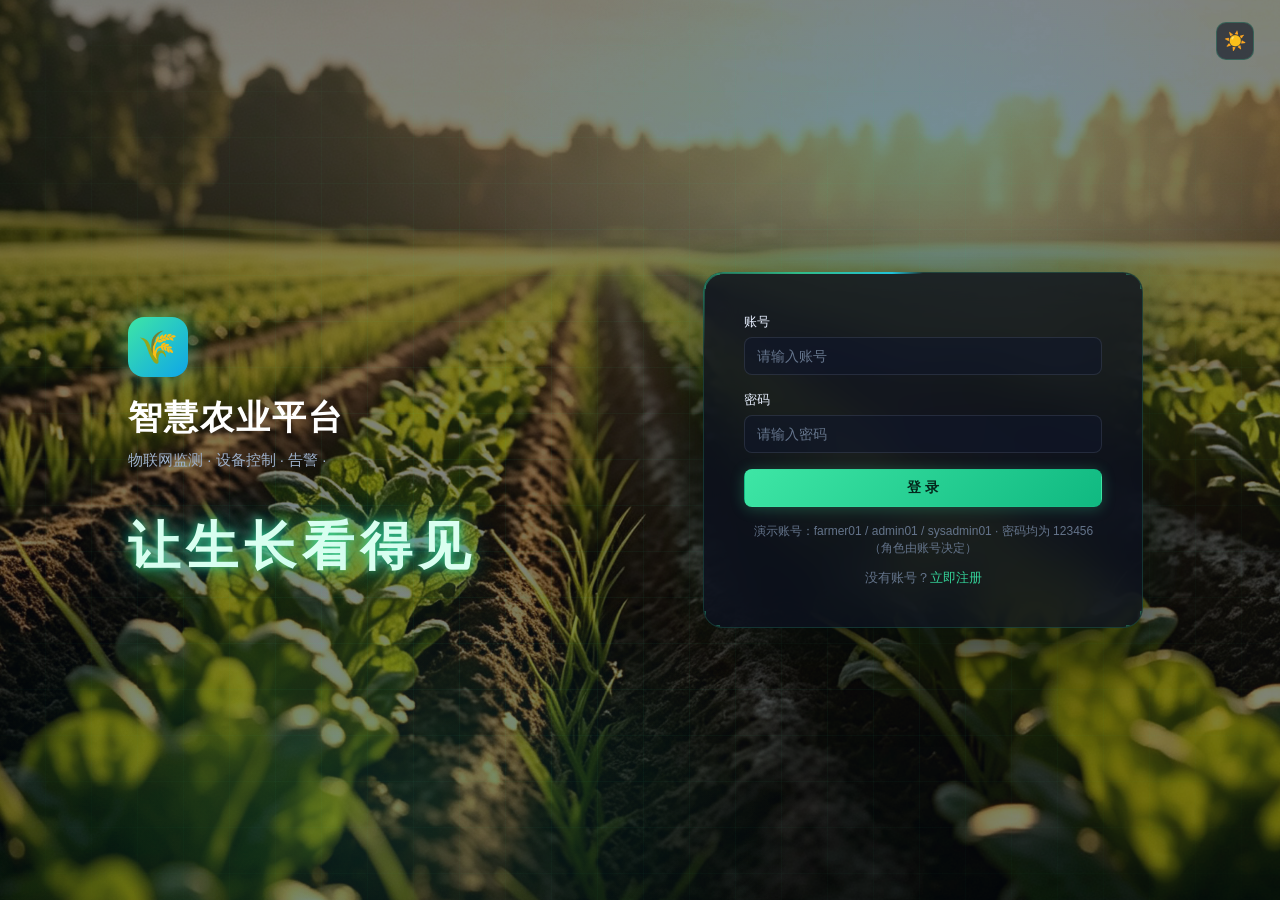
<file: frontend/index.html>
<!DOCTYPE html>
<html lang="zh-CN">
<head>
  <meta charset="UTF-8">
  <meta name="viewport" content="width=device-width, initial-scale=1.0">
  <title>数据总览 - 智慧农业平台</title>
  <script>
    // 提前应用主题，避免加载闪烁（FOUC）
    try { document.documentElement.setAttribute('data-theme', localStorage.getItem('agri_theme') || 'dark'); } catch (e) {}
  </script>
  <link rel="stylesheet" href="assets/css/style.css">
  <script src="assets/vendor/echarts.min.js"></script>
</head>
<body data-page="dashboard">

  <div class="app">
    <!-- 侧边栏：由 layout.js 动态注入 -->
    <aside class="sidebar" id="sidebar"></aside>

    <div class="main">
      <!-- 顶栏：由 layout.js 动态注入 -->
      <header class="topbar" id="topbar"></header>

      <main class="content">
        <!-- KPI 指标卡片 -->
        <div class="kpi-grid">
          <a class="kpi-card" href="monitoring.html" title="查看数据监测">
            <div class="kpi-icon green">🌾</div>
            <div class="kpi-body">
              <div class="kpi-label">地块总数</div>
              <div class="kpi-value"><span id="kpiPlots">--</span><span class="unit">个</span></div>
              <div class="kpi-trend up">全部接入监测</div>
            </div>
          </a>
          <a class="kpi-card" href="devices.html" title="查看设备管理">
            <div class="kpi-icon blue">📡</div>
            <div class="kpi-body">
              <div class="kpi-label">在线设备</div>
              <div class="kpi-value"><span id="kpiOnline">--</span><span class="unit">台</span></div>
              <div class="kpi-trend up" id="kpiOnlineTrend">在线率 --</div>
            </div>
          </a>
          <a class="kpi-card" href="alarm.html" title="查看告警管理">
            <div class="kpi-icon red">🔔</div>
            <div class="kpi-body">
              <div class="kpi-label">未处理告警</div>
              <div class="kpi-value"><span id="kpiAlarm">--</span><span class="unit">条</span></div>
              <div class="kpi-trend down">请及时处理</div>
            </div>
          </a>
          <a class="kpi-card" href="monitoring.html" title="查看数据监测">
            <div class="kpi-icon orange">🌡️</div>
            <div class="kpi-body">
              <div class="kpi-label">平均温度</div>
              <div class="kpi-value"><span id="kpiTemp">--</span><span class="unit">℃</span></div>
              <div class="kpi-trend up">各地块均值</div>
            </div>
          </a>
        </div>

        <!-- 多地块总览 -->
        <div class="section-title">
          <span>多地块总览</span>
          <a class="btn btn-primary btn-sm" id="openAddPlot" href="map.html?add=1" style="margin-left:auto">＋ 添加地块</a>
        </div>
        <div class="plot-grid" id="plotGrid"></div>

        <!-- 实时趋势 + 天气预报 / 农事建议（双栏） -->
        <div class="grid grid-2 mt-20">
          <!-- 左：实时趋势（半宽） -->
          <div class="card">
            <div class="card-header">
              <div>
                <div class="card-title">实时趋势</div>
                <div class="card-sub">近 7 天温湿度与亮度变化</div>
              </div>
              <div class="flex gap-8">
                <select class="form-control" id="trendPlot" style="width:150px"></select>
                <a class="btn btn-outline btn-sm" href="history.html">📈 历史</a>
              </div>
            </div>
            <div id="chartTemp" style="height:200px"></div>
            <div id="chartHum" style="height:200px;margin-top:8px"></div>
            <div id="chartLux" style="height:200px;margin-top:8px"></div>
          </div>

          <!-- 右：天气预报 + 农事建议 -->
          <div class="grid">
            <div class="card">
              <div class="card-header">
                <div>
                  <div class="card-title">天气预报</div>
                  <div class="card-sub">未来 5 天 · 农场本地</div>
                </div>
              </div>
              <div id="weatherNow"></div>
              <div id="weatherForecast"></div>
            </div>

            <div class="card">
              <div class="card-header">
                <div>
                  <div class="card-title">农事建议</div>
                  <div class="card-sub">基于天气与当前环境数据</div>
                </div>
              </div>
              <div id="adviceList"></div>
            </div>
          </div>
        </div>

        <!-- 设备状态 + 实时告警 + 最近操作（三栏） -->
        <div class="grid grid-3 mt-20">
          <!-- 设备状态 -->
          <div class="card">
            <div class="card-header">
              <div>
                <div class="card-title">设备状态</div>
                <div class="card-sub">在线 / 运行 / 离线占比</div>
              </div>
            </div>
            <div id="deviceChart" style="height:200px"></div>
          </div>

          <!-- 实时告警 -->
          <div class="card">
            <div class="card-header">
              <div>
                <div class="card-title">实时告警</div>
                <div class="card-sub">最近告警记录</div>
              </div>
              <a class="btn btn-outline btn-sm" href="alarm.html">全部</a>
            </div>
            <div id="alarmPanel"></div>
          </div>

          <!-- 最近操作 -->
          <div class="card">
            <div class="card-header">
              <div>
                <div class="card-title">最近操作</div>
                <div class="card-sub">设备控制日志</div>
              </div>
              <a class="btn btn-outline btn-sm" href="control.html">控制台</a>
            </div>
            <div id="operationLog"></div>
          </div>
        </div>
      </main>
    </div>
  </div>

  <!-- 添加地块弹窗（可选绑定新设备） -->
  <div class="modal-mask" id="addPlotModal">
    <div class="modal">
      <div class="modal-title">添加地块</div>
      <div class="form-group">
        <label class="form-label">地块名称</label>
        <input type="text" class="form-control" id="plotName" placeholder="如：五号大棚">
      </div>
      <div class="form-group">
        <label class="form-label">种植作物</label>
        <input type="text" class="form-control" id="plotCrop" placeholder="如：西瓜">
      </div>
      <div class="form-group">
        <label class="form-label">面积（亩）</label>
        <input type="number" class="form-control" id="plotArea" min="0.1" step="0.1" placeholder="如：2.0">
      </div>
      <div class="form-group">
        <div class="flex-between">
          <label class="form-label" style="margin-bottom:0">绑定设备（可选）</label>
          <button class="btn btn-outline btn-sm" id="addDevRow" type="button">＋ 添加设备</button>
        </div>
        <div id="devRows"></div>
      </div>
      <div class="modal-actions">
        <button class="btn btn-outline" id="cancelAddPlot">取消</button>
        <button class="btn btn-primary" id="confirmAddPlot">确认添加</button>
      </div>
    </div>
  </div>

  <script src="assets/js/mock.js"></script>
  <script src="assets/js/api.js"></script>
  <script src="assets/js/layout.js"></script>
  <script src="assets/js/animate.js"></script>
  <script>
    Layout.init();

    // 以下板块由 API 统一加载；模拟模式也不会访问后端
    renderWeather();
    renderAdvice();

    var plots = [];
    var devices = [];
    var alarms = [];
    var controlLogs = [];
    var charts = {};
    var humCharts = [];

    /* 是否可管理地块（添加/删除）：仅 农场管理员 admin / 系统管理员 sysadmin */
    function canManagePlot() {
      var role = Layout.getRole();
      return role === 'admin' || role === 'sysadmin';
    }
    if (!canManagePlot()) {
      var addPlotBtn = document.getElementById('openAddPlot');
      if (addPlotBtn) addPlotBtn.style.display = 'none';
    }

    var COLOR_TEMP = '#fbbf24';  // 温度：暖橙（暗底提亮）
    var COLOR_HUM  = '#38bdf8';  // 湿度：水蓝（暗底提亮）
    var COLOR_LUX  = '#34d399';  // 亮度：翠绿（暗底提亮）

    /* ---------- 颜色工具：hex 转 rgba / 面积渐变 ---------- */
    function hexToRgba(hex, a) {
      var r = parseInt(hex.slice(1, 3), 16);
      var g = parseInt(hex.slice(3, 5), 16);
      var b = parseInt(hex.slice(5, 7), 16);
      return 'rgba(' + r + ',' + g + ',' + b + ',' + a + ')';
    }
    function areaGradient(color) {
      return new echarts.graphic.LinearGradient(0, 0, 0, 1, [
        { offset: 0, color: hexToRgba(color, .25) },
        { offset: 1, color: hexToRgba(color, 0) }
      ]);
    }

    function cssVar(name) {
      return getComputedStyle(document.documentElement).getPropertyValue(name).trim();
    }

    /* ---------- ECharts 通用折线图配置（单指标，一轴一图） ---------- */
    function lineOption(title, unit, color, dates, values) {
      var textColor = cssVar('--text') || '#e7efff';
      var mutedColor = cssVar('--text-muted') || '#64748b';
      return {
        title: { text: title, left: 0, top: 0, textStyle: { fontSize: 13, fontWeight: 600, color: textColor } },
        tooltip: {
          trigger: 'axis',
          backgroundColor: 'rgba(14, 23, 40, .96)',
          borderColor: 'rgba(52, 211, 153, .35)',
          borderWidth: 1,
          padding: [8, 12],
          textStyle: { color: '#e7efff', fontSize: 12 },
          formatter: function (ps) {
            var p = ps[0];
            return p.axisValue + '<br/>' + p.marker + ' ' + p.seriesName + '　' + p.value + unit;
          }
        },
        grid: { left: 8, right: 16, top: 34, bottom: 20, containLabel: true },
        xAxis: {
          type: 'category',
          data: dates,
          boundaryGap: false,
          axisLine: { lineStyle: { color: 'rgba(148, 163, 184, .25)' } },
          axisTick: { show: false },
          axisLabel: { color: mutedColor, fontSize: 10, hideOverlap: true }
        },
        yAxis: {
          type: 'value',
          scale: true,
          axisLine: { show: false },
          axisTick: { show: false },
          axisLabel: { color: mutedColor, fontSize: 11 },
          splitLine: { lineStyle: { color: 'rgba(148, 163, 184, .08)' } }
        },
        series: [{
          name: title,
          type: 'line',
          data: values,
          smooth: true,
          showSymbol: false,
          symbol: 'circle',
          symbolSize: 6,
          lineStyle: { width: 2, color: color },
          itemStyle: { color: color },
          areaStyle: { color: areaGradient(color) },
          animationDuration: 900,
          animationEasing: 'cubicOut'
        }]
      };
    }

    function renderChart(id, option) {
      var dom = document.getElementById(id);
      if (!window.echarts || !dom) return;
      if (!charts[id]) charts[id] = echarts.init(dom);
      charts[id].setOption(option, true);
    }

    /* ---------- 湿度环形图配置（多地块总览） ---------- */
    function humRingOption(hum) {
      var pct = Math.max(0, Math.min(100, Number(hum) || 0));
      return {
        series: [{
          type: 'pie',
          radius: ['72%', '92%'],
          center: ['50%', '50%'],
          silent: true,
          hoverAnimation: false,
          label: { show: false },
          labelLine: { show: false },
          data: [
            { value: pct, itemStyle: { color: COLOR_HUM } },
            { value: 100 - pct, itemStyle: { color: 'rgba(148, 163, 184, .14)' } }
          ],
          animationDuration: 1200,
          animationEasing: 'cubicOut'
        }]
      };
    }

    function renderHumRings(grid) {
      humCharts.forEach(function (c) { try { c.dispose(); } catch (e) {} });
      humCharts = [];
      if (!window.echarts) return;
      grid.querySelectorAll('.hum-ring-chart').forEach(function (dom) {
        var hum = parseFloat(dom.getAttribute('data-hum'));
        var chart = echarts.init(dom);
        chart.setOption(humRingOption(hum));
        humCharts.push(chart);
      });
    }

    window.addEventListener('resize', function () {
      Object.keys(charts).forEach(function (k) { charts[k].resize(); });
      humCharts.forEach(function (c) { c.resize(); });
    });

    /* ---------- 渲染 KPI ---------- */
    function renderKpi() {
      var online = devices.filter(function (d) { return d.online; }).length;
      var unresolved = alarms.filter(function (a) { return a.status === '未处理'; }).length;
      var avgTemp = plots.length
        ? plots.reduce(function (s, p) { return s + p.temp; }, 0) / plots.length
        : 0;
      var onlineRate = devices.length ? Math.round(online / devices.length * 100) : 0;

      Animate.countUp(document.getElementById('kpiPlots'), plots.length);
      Animate.countUp(document.getElementById('kpiOnline'), online, { suffix: '/' + devices.length });
      document.getElementById('kpiOnlineTrend').textContent = '在线率 ' + onlineRate + '%';
      Animate.countUp(document.getElementById('kpiAlarm'), unresolved);
      Animate.countUp(document.getElementById('kpiTemp'), avgTemp, { decimals: 1 });
    }

    /* ---------- 渲染多地块卡片 ---------- */
    function renderPlotCards() {
      var grid = document.getElementById('plotGrid');
      grid.innerHTML = '';

      var canManage = canManagePlot();   // 仅管理员/系统管理员可删除地块
      plots.forEach(function (p) {
        var devs = devices.filter(function (d) { return d.plotId === p.id; });
        var online = devs.filter(function (d) { return d.online; }).length;
        var hasTemp = p.temp !== null && p.temp !== undefined;
        var hasHum = p.humidity !== null && p.humidity !== undefined;
        var tempHot = hasTemp && p.temp >= 35;
        var humDry = hasHum && p.humidity < 40;
        var tempText = hasTemp ? p.temp : '--';
        var humText = hasHum ? p.humidity : '--';

        var card = document.createElement('div');
        card.className = 'plot-card';
        card.innerHTML =
          '<div class="head">' +
            '<div>' +
              '<div class="name">' + p.name + '</div>' +
              '<div class="crop">' + p.crop + ' · ' + p.area + '</div>' +
            '</div>' +
            '<div class="flex gap-8">' +
              '<span class="badge badge-online"><span class="dot"></span>' + online + '/' + devs.length + ' 在线</span>' +
              (canManage ? '<button class="btn btn-danger btn-sm plot-del">删除</button>' : '') +
            '</div>' +
          '</div>' +
          '<div class="plot-metrics">' +
            '<div class="plot-metric"><div class="v' + (tempHot ? ' hot' : '') + '">' + tempText + '℃</div><div class="l">温度</div></div>' +
            '<div class="plot-metric">' +
              '<div class="hum-ring-wrap">' +
                '<div class="hum-ring-chart" data-hum="' + (hasHum ? p.humidity : 0) + '"></div>' +
                '<div class="hum-ring-center' + (humDry ? ' dry' : '') + '">' + humText + '%</div>' +
              '</div>' +
              '<div class="l">湿度</div>' +
            '</div>' +
            '<div class="plot-metric"><div class="v">' + devs.length + '</div><div class="l">设备</div></div>' +
          '</div>';
        grid.appendChild(card);
        if (canManage) {
          card.querySelector('.plot-del').addEventListener('click', function () {
            handleDeletePlot(p);
          });
        }
      });
      Animate.staggerIn(grid, { selector: '.plot-card' });
      renderHumRings(grid);
    }

    /* ---------- 填充趋势图地块下拉 ---------- */
    function fillPlotSelect() {
      var sel = document.getElementById('trendPlot');
      sel.innerHTML = '';
      plots.forEach(function (p) {
        var opt = document.createElement('option');
        opt.value = p.id;
        opt.textContent = p.name + '（' + p.crop + '）';
        sel.appendChild(opt);
      });
    }

    /* ---------- 加载趋势图 ---------- */
    function loadTrend(plotId) {
      API.getHistory(plotId, 7).then(function (res) {
        var d = res.data;
        renderChart('chartTemp', lineOption('温度（℃）', '℃', COLOR_TEMP, d.dates, d.temp));
        renderChart('chartHum', lineOption('土壤湿度（%）', '%', COLOR_HUM, d.dates, d.humidity));
        renderChart('chartLux', lineOption('亮度（lux）', ' lux', COLOR_LUX, d.dates, d.lux));
      });
    }

    /* ---------- 渲染天气预报（走后端 /api/weather，失败自动回退模拟数据） ---------- */
    function renderWeather() {
      API.getWeather().then(function (res) {
        var w = res.data;
        document.getElementById('weatherNow').innerHTML =
          '<div class="weather-now">' +
            '<span class="w-icon">' + w.now.icon + '</span>' +
            '<div class="w-now-info">' +
              '<div class="w-now-temp">' + w.now.temp +
                '<span class="w-now-text">' + w.now.text + '</span></div>' +
              '<div class="w-now-meta">湿度 ' + w.now.humidity + ' · ' + w.now.wind + '</div>' +
            '</div>' +
          '</div>';

        var fcHtml = '<div class="weather-forecast">';
        w.forecast.forEach(function (d) {
          fcHtml +=
            '<div class="weather-day">' +
              '<div class="wd-day">' + d.day + '</div>' +
              '<div class="wd-icon">' + d.icon + '</div>' +
              '<div class="wd-text">' + d.text + '</div>' +
              '<div class="wd-temp">' + d.low + '~' + d.high + '℃</div>' +
            '</div>';
        });
        fcHtml += '</div>';
        document.getElementById('weatherForecast').innerHTML = fcHtml;
      });
    }

    /* ---------- 渲染农事建议（根据数据库数据动态生成） ---------- */
    function renderAdvice() {
      API.getAdvice().then(function (res) {
        var advice = res.data || [];
        var html = '<div class="advice-list">';
        advice.forEach(function (a) {
          var actionHtml = a.href
            ? '<a class="ai-action" href="' + a.href + '">' + a.action + ' →</a>'
            : '';
          html +=
            '<div class="advice-item">' +
              '<span class="ai-icon">' + a.icon + '</span>' +
              '<div class="ai-body">' +
                '<div class="ai-top"><span class="ai-tag">' + a.tag + '</span>' + actionHtml + '</div>' +
                '<div class="ai-text">' + a.text + '</div>' +
              '</div>' +
            '</div>';
        });
        html += '</div>';
        document.getElementById('adviceList').innerHTML = html;
      });
    }

    /* ---------- 渲染设备状态环形图 ---------- */
    function renderDeviceStatus() {
      var dom = document.getElementById('deviceChart');
      if (!window.echarts || !dom) return;

      var total = devices.length;
      var running = devices.filter(function (d) { return d.online && d.running; }).length;
      var offline = devices.filter(function (d) { return !d.online; }).length;
      var online = total - running - offline;
      var textColor = cssVar('--text') || '#e7efff';
      var mutedColor = cssVar('--text-muted') || '#64748b';
      var secondaryColor = cssVar('--text-secondary') || '#9db1cc';

      if (!charts.deviceStatus) charts.deviceStatus = echarts.init(dom);
      var chart = charts.deviceStatus;
      chart.setOption({
        tooltip: {
          trigger: 'item',
          backgroundColor: 'rgba(14, 23, 40, .96)',
          borderColor: 'rgba(52, 211, 153, .35)',
          borderWidth: 1,
          textStyle: { color: '#e7efff', fontSize: 12 },
          formatter: '{b}：{c} 台（{d}%）'
        },
        legend: {
          bottom: 0,
          itemWidth: 10,
          itemHeight: 10,
          itemGap: 16,
          textStyle: { color: secondaryColor, fontSize: 12 }
        },
        title: {
          text: total + '',
          subtext: '设备总数',
          left: 'center',
          top: '30%',
          textStyle: { color: textColor, fontSize: 24, fontWeight: 700 },
          subtextStyle: { color: mutedColor, fontSize: 11 }
        },
        series: [{
          type: 'pie',
          radius: ['55%', '75%'],
          center: ['50%', '42%'],
          avoidLabelOverlap: false,
          label: { show: false },
          emphasis: { scaleSize: 6 },
          data: [
            { value: online,  name: '在线',   itemStyle: { color: '#34d399' } },
            { value: running, name: '运行中', itemStyle: { color: '#22d3ee' } },
            { value: offline, name: '离线',   itemStyle: { color: '#64748b' } }
          ]
        }]
      });
    }

    /* ---------- 渲染实时告警面板 ---------- */
    function renderAlarmPanel() {
      var html = '<div class="alarm-list">';
      if (!alarms.length) {
        html += '<div class="empty-state">暂无告警记录</div>';
      }
      alarms.slice(0, 5).forEach(function (a) {
        var severe = a.level === '严重';
        var pending = a.status === '未处理';
        html +=
          '<div class="alarm-item">' +
            '<span class="alarm-dot ' + (severe ? 'severe' : 'warn') + '"></span>' +
            '<div class="alarm-body">' +
              '<div class="alarm-title">' + a.type + ' · ' + a.plotName + '</div>' +
              '<div class="alarm-meta">' + a.time + '</div>' +
            '</div>' +
            '<span class="badge ' + (pending ? 'badge-alarm' : 'badge-normal') + '">' + a.status + '</span>' +
          '</div>';
      });
      html += '</div>';
      document.getElementById('alarmPanel').innerHTML = html;
    }

    /* ---------- 渲染最近操作日志 ---------- */
    function renderOperationLog() {
      var html = '<div class="log-list">';
      if (!controlLogs.length) {
        html += '<div class="empty-state">暂无控制记录</div>';
      }
      controlLogs.slice(0, 5).forEach(function (l) {
        var success = l.result === '成功';
        html +=
          '<div class="log-item">' +
            '<span class="log-time">' + l.time.slice(11) + '</span>' +
            '<span class="log-desc">' + l.action + ' · ' + l.deviceName + '</span>' +
            '<span class="log-result ' + (success ? 'success' : 'fail') + '">' + l.result + '</span>' +
          '</div>';
      });
      html += '</div>';
      document.getElementById('operationLog').innerHTML = html;
    }

    document.getElementById('trendPlot').addEventListener('change', function () {
      loadTrend(this.value);
    });
    window.addEventListener('agri:themechange', function () {
      var trendPlot = document.getElementById('trendPlot');
      if (trendPlot && trendPlot.value) loadTrend(trendPlot.value);
      renderDeviceStatus();
    });

    /* ---------- 删除地块 ---------- */
    function handleDeletePlot(plot) {
      var msg = '确定要删除地块「' + plot.name + '」吗？\n\n' +
                '删除后，该地块下的 ' + plot.deviceCount + ' 台设备及其监测数据、' +
                '控制日志、告警记录、阈值配置将一并删除，且不可恢复。';
      if (!confirm(msg)) return;

      API.deletePlot(plot.id).then(function () {
        plots = plots.filter(function (p) { return p.id !== plot.id; });
        devices = devices.filter(function (d) { return d.plotId !== plot.id; });
        renderKpi();
        renderPlotCards();
        renderDeviceStatus();
        renderAlarmPanel();
        renderOperationLog();
        fillPlotSelect();
        if (plots.length) loadTrend(plots[0].id);
        Toast.success('地块「' + plot.name + '」已删除');
      });
    }

    /* ---------- 添加地块：动态设备行 ---------- */
    function addDeviceRow(dev) {
      dev = dev || {};
      var row = document.createElement('div');
      row.className = 'flex gap-8 device-row';
      row.style.marginTop = '8px';
      row.innerHTML =
        '<input type="text" class="form-control dev-name" style="flex:2" placeholder="设备名称" value="' + (dev.name || '') + '">' +
        '<select class="form-control dev-type" style="flex:1.2">' +
          '<option>土壤湿度</option>' +
          '<option>温度</option>' +
          '<option>亮度</option>' +
          '<option>环境监测板</option>' +
          '<option>灌溉设备</option>' +
          '<option>摄像头</option>' +
        '</select>' +
        '<input type="text" class="form-control dev-ip" style="flex:2" placeholder="设备 IP" value="' + (dev.ip || '') + '">' +
        '<input type="number" class="form-control dev-port" style="flex:1" min="1" max="65535" placeholder="端口" value="' + (dev.port || '') + '">' +
        '<button class="btn btn-danger btn-sm dev-del" type="button">✕</button>';
      var cameraBox = document.createElement('div');
      cameraBox.className = 'camera-fields mt-8';
      cameraBox.innerHTML =
        '<div class="form-row">' +
          '<div class="form-group mb-0">' +
            '<label class="form-label">摄像头协议</label>' +
            '<select class="form-control dev-protocol">' +
              '<option value="mjpeg">MJPEG / HTTP</option>' +
              '<option value="rtsp">RTSP</option>' +
              '<option value="http">HTTP</option>' +
            '</select>' +
          '</div>' +
          '<div class="form-group mb-0">' +
            '<label class="form-label">用户名</label>' +
            '<input type="text" class="form-control dev-username" placeholder="如 admin" value="' + (dev.username || '') + '">' +
          '</div>' +
          '<div class="form-group mb-0">' +
            '<label class="form-label">密码</label>' +
            '<input type="password" class="form-control dev-password" placeholder="如 admin" value="' + (dev.password || '') + '">' +
          '</div>' +
        '</div>';
      row.appendChild(cameraBox);
      row.querySelector('.dev-protocol').value = dev.protocol || 'mjpeg';
      function syncCameraFields() {
        cameraBox.style.display = row.querySelector('.dev-type').value === '摄像头' ? 'block' : 'none';
      }
      row.querySelector('.dev-type').addEventListener('change', syncCameraFields);
      syncCameraFields();
      row.querySelector('.dev-del').addEventListener('click', function () { row.remove(); });
      document.getElementById('devRows').appendChild(row);
    }
    document.getElementById('addDevRow').addEventListener('click', function () { addDeviceRow(); });

    /* ---------- 添加地块弹窗控制 ---------- */
    var addPlotModal = document.getElementById('addPlotModal');
    document.getElementById('openAddPlot').addEventListener('click', function () {
      location.href = 'map.html?add=1';
    });
    document.getElementById('cancelAddPlot').addEventListener('click', function () {
      addPlotModal.classList.remove('show');
    });
    // 点击遮罩空白处关闭
    addPlotModal.addEventListener('click', function (e) {
      if (e.target === addPlotModal) addPlotModal.classList.remove('show');
    });

    /* ---------- 确认添加地块 ---------- */
    document.getElementById('confirmAddPlot').addEventListener('click', function () {
      var name = document.getElementById('plotName').value.trim();
      var crop = document.getElementById('plotCrop').value.trim();
      var area = parseFloat(document.getElementById('plotArea').value.trim());
      if (!name) { Toast.error('请输入地块名称'); return; }
      if (!crop) { Toast.error('请输入种植作物'); return; }
      if (isNaN(area) || area <= 0) { Toast.error('请输入大于 0 的面积（亩）'); return; }

      // 收集并校验设备行（可为空，即不绑定设备）
      var newDevices = [];
      document.querySelectorAll('#devRows .device-row').forEach(function (row) {
        newDevices.push({
          name: row.querySelector('.dev-name').value.trim(),
          type: row.querySelector('.dev-type').value,
          ip: row.querySelector('.dev-ip').value.trim(),
          port: parseInt(row.querySelector('.dev-port').value.trim(), 10),
          protocol: row.querySelector('.dev-type').value === '摄像头' ? row.querySelector('.dev-protocol').value : null,
          username: row.querySelector('.dev-type').value === '摄像头' ? row.querySelector('.dev-username').value.trim() : null,
          password: row.querySelector('.dev-type').value === '摄像头' ? row.querySelector('.dev-password').value.trim() : null
        });
      });
      for (var i = 0; i < newDevices.length; i++) {
        var d = newDevices[i];
        if (!d.name) { Toast.error('请填写设备名称'); return; }
        if (!d.ip) { Toast.error('设备「' + d.name + '」需填写 IP'); return; }
        if (isNaN(d.port) || d.port < 1 || d.port > 65535) {
          Toast.error('设备「' + d.name + '」端口需在 1-65535 之间'); return;
        }
      }

      API.addPlot({ name: name, crop: crop, area: area, devices: newDevices }).then(function (res) {
        if (res.code !== 0) { Toast.error(res.msg || '添加失败'); return; }
        var np = res.data;
        plots.push(np);
        return API.getDevices().then(function (r2) {
          devices = r2.data;
          renderKpi();
          renderPlotCards();
          renderDeviceStatus();
          renderAlarmPanel();
          renderOperationLog();
          fillPlotSelect();
          document.getElementById('trendPlot').value = np.id;
          loadTrend(np.id);
          addPlotModal.classList.remove('show');
          document.getElementById('devRows').innerHTML = '';
          Toast.success('地块「' + np.name + '」添加成功');
        });
      });
    });

    function refreshDashboardData() {
      return Promise.all([
        API.getPlots(),
        API.getDevices(),
        API.getAlarms(),
        API.getControlLogs({ limit: 5 })
      ]).then(function (all) {
        var selectedPlot = document.getElementById('trendPlot').value;
        plots = all[0].data || [];
        devices = all[1].data || [];
        alarms = all[2].data || [];
        controlLogs = all[3].data || [];
        fillPlotSelect();
        if (selectedPlot) document.getElementById('trendPlot').value = selectedPlot;
        if (!document.getElementById('trendPlot').value && plots.length) {
          document.getElementById('trendPlot').value = plots[0].id;
        }
        renderKpi();
        renderPlotCards();
        renderDeviceStatus();
        renderAlarmPanel();
        renderOperationLog();
        if (document.getElementById('trendPlot').value) {
          loadTrend(document.getElementById('trendPlot').value);
        }
      });
    }

    /* ---------- 初始化 ---------- */
    refreshDashboardData().then(function () {
      renderKpi();
    });
    setInterval(refreshDashboardData, 15000);
  </script>
</body>
</html>
</file>
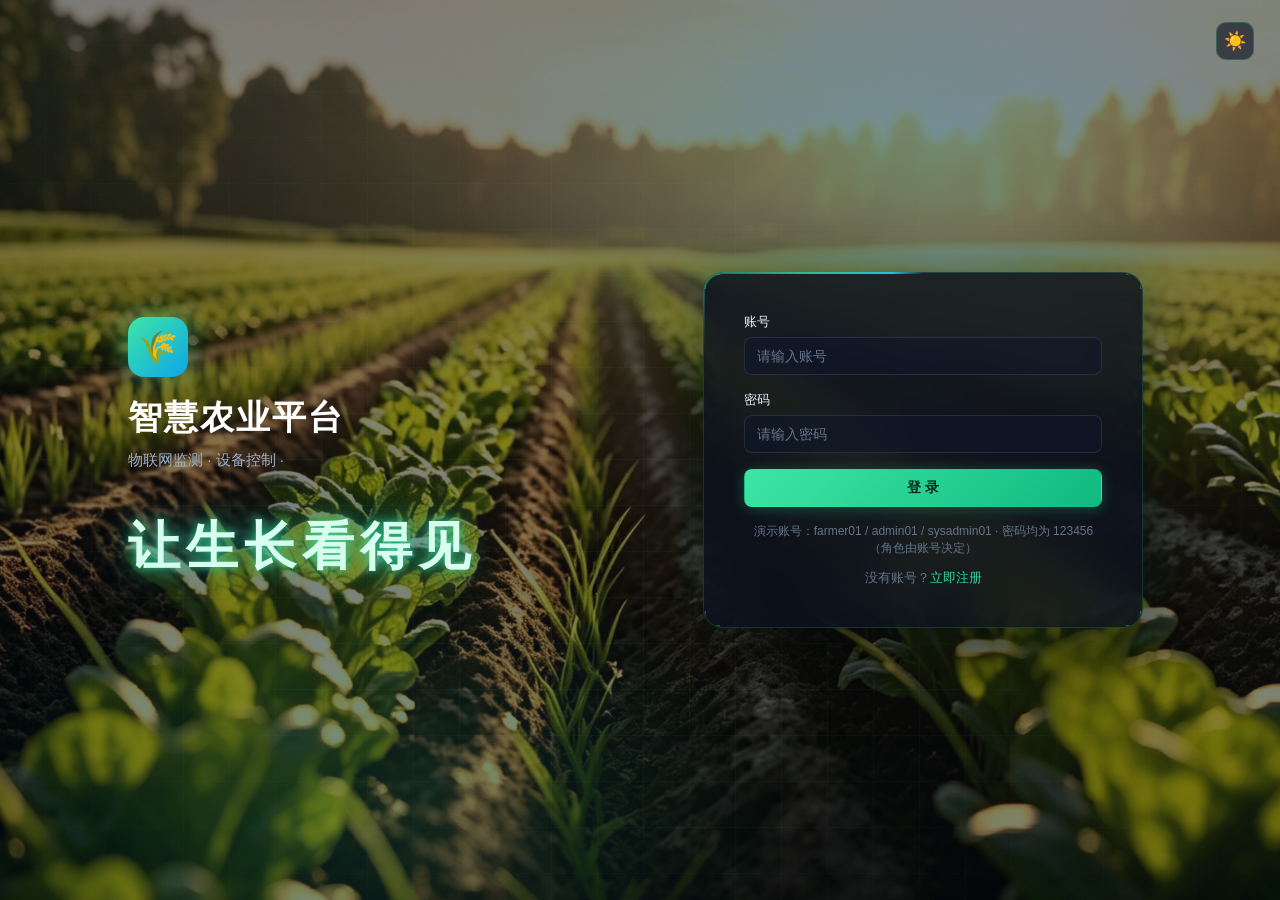
<file: frontend/alarm.html>
<!DOCTYPE html>
<html lang="zh-CN">
<head>
  <meta charset="UTF-8">
  <meta name="viewport" content="width=device-width, initial-scale=1.0">
  <title>告警管理 - 智慧农业平台</title>
  <script>
    // 提前应用主题，避免加载闪烁（FOUC）
    try { document.documentElement.setAttribute('data-theme', localStorage.getItem('agri_theme') || 'dark'); } catch (e) {}
  </script>
  <link rel="stylesheet" href="assets/css/style.css">
</head>
<body data-page="alarm">

  <div class="app">
    <!-- 侧边栏：由 layout.js 动态注入 -->
    <aside class="sidebar" id="sidebar"></aside>

    <div class="main">
      <!-- 顶栏：由 layout.js 动态注入 -->
      <header class="topbar" id="topbar"></header>

      <main class="content">
        <!-- 未处理告警提示 -->
        <div class="alert-banner danger" id="alertBanner"></div>

        <!-- 阈值设置 -->
        <div class="card">
          <div class="card-header">
            <div>
              <div class="card-title">告警阈值设置</div>
              <div class="card-sub">任一启用指标越过阈值时，系统自动触发综合告警</div>
            </div>
            <div class="flex gap-8">
              <select class="form-control" id="alarmPlotFilter" style="width: 180px"></select>
              <button class="btn btn-primary btn-sm" id="openAddMetric" type="button">＋ 添加指标</button>
            </div>
          </div>
          <div class="form-row" id="thresholdFields" style="max-width: 1120px;">
            <div class="form-group mb-0 threshold-group" data-metric="humidity">
              <div class="flex-between">
                <label class="form-label">土壤湿度（%）</label>
                <button class="btn btn-outline btn-sm metric-remove" data-group="humidity" type="button">删除</button>
              </div>
              <div class="form-row">
                <div class="form-group mb-0">
                  <input type="number" class="form-control" id="humidityMin" min="0" max="100" placeholder="下限">
                  <div class="form-hint">低于该值视为越界</div>
                </div>
                <div class="form-group mb-0">
                  <input type="number" class="form-control" id="humidityMax" min="0" max="100" placeholder="上限">
                  <div class="form-hint">高于该值视为越界</div>
                </div>
              </div>
            </div>

            <div class="form-group mb-0 threshold-group" data-metric="temp">
              <div class="flex-between">
                <label class="form-label">温度（℃）</label>
                <button class="btn btn-outline btn-sm metric-remove" data-group="temp" type="button">删除</button>
              </div>
              <div class="form-row">
                <div class="form-group mb-0">
                  <input type="number" class="form-control" id="tempMin" min="-20" max="80" placeholder="下限">
                  <div class="form-hint">低于该值视为越界</div>
                </div>
                <div class="form-group mb-0">
                  <input type="number" class="form-control" id="tempMax" min="-20" max="80" placeholder="上限">
                  <div class="form-hint">高于该值视为越界</div>
                </div>
              </div>
            </div>

            <div class="form-group mb-0 threshold-group" data-metric="lux">
              <div class="flex-between">
                <label class="form-label">亮度（lx）</label>
                <button class="btn btn-outline btn-sm metric-remove" data-group="lux" type="button">删除</button>
              </div>
              <div class="form-row">
                <div class="form-group mb-0">
                  <input type="number" class="form-control" id="luxMin" min="0" max="2000" placeholder="下限">
                  <div class="form-hint">低于该值视为越界</div>
                </div>
                <div class="form-group mb-0">
                  <input type="number" class="form-control" id="luxMax" min="0" max="5000" placeholder="上限">
                  <div class="form-hint">高于该值视为越界</div>
                </div>
              </div>
            </div>
          </div>
          <div class="mt-16">
            <button class="btn btn-primary" id="saveThreshold">保存阈值</button>
          </div>
        </div>

        <!-- 告警记录 -->
        <div class="card mt-20">
          <div class="card-header">
            <div>
              <div class="card-title">告警记录</div>
              <div class="card-sub">历史告警列表，可标记处理</div>
            </div>
            <div class="flex gap-8">
              <a class="btn btn-outline btn-sm" href="monitoring.html">📡 查看实时数据</a>
              <a class="btn btn-outline btn-sm" href="devices.html">🗂️ 设备管理</a>
            </div>
          </div>
          <div class="table-wrap">
            <table class="table">
              <thead>
                <tr>
                  <th>时间</th>
                  <th>地块</th>
                  <th>类型</th>
                  <th>当前值</th>
                  <th>等级</th>
                  <th>状态</th>
                  <th>处理人</th>
                  <th>处理时间</th>
                  <th>处理日志</th>
                  <th>操作</th>
                </tr>
              </thead>
              <tbody id="alarmBody"></tbody>
            </table>
          </div>
        </div>
      </main>
    </div>
  </div>

  <div class="modal-mask" id="handleAlarmModal">
    <div class="modal">
      <div class="modal-title">填写处理日志</div>
      <div class="form-group">
        <label class="form-label">处理人</label>
        <div class="readonly-field" id="handlerNameText"></div>
      </div>
      <div class="form-group">
        <label class="form-label">处理日志</label>
        <textarea class="form-control" id="handleLogInput" rows="6" placeholder="请输入处理措施、复查结果或后续跟进事项"></textarea>
        <div class="form-hint">处理日志会保存到该告警条目中，便于后续追溯。</div>
      </div>
      <div class="modal-actions">
        <button class="btn btn-outline" id="cancelHandleAlarm">取消</button>
        <button class="btn btn-primary" id="submitHandleAlarm">确认处理</button>
      </div>
    </div>
  </div>

  <div class="modal-mask" id="addMetricModal">
    <div class="modal">
      <div class="modal-title">添加告警指标</div>
      <div class="form-group">
        <label class="form-label">指标</label>
        <select class="form-control" id="metricToAdd"></select>
        <div class="form-hint">每次只添加一个指标，保存后参与综合告警判断。</div>
      </div>
      <div class="modal-actions">
        <button class="btn btn-outline" id="cancelAddMetric">取消</button>
        <button class="btn btn-primary" id="confirmAddMetric">添加</button>
      </div>
    </div>
  </div>

  <div class="modal-mask" id="logDetailModal">
    <div class="modal">
      <div class="modal-title">处理日志</div>
      <div class="alarm-log-meta">
        <div><span>报警类型</span><b id="logDetailType">-</b></div>
        <div><span>报警时间</span><b id="logDetailAlarmTime">-</b></div>
        <div><span>处理人</span><b id="logDetailHandler">-</b></div>
        <div><span>处理时间</span><b id="logDetailHandledAt">-</b></div>
      </div>
      <div class="alarm-log-detail" id="logDetailText"></div>
      <div class="modal-actions">
        <button class="btn btn-primary" id="closeLogDetail">关闭</button>
      </div>
    </div>
  </div>

  <script src="assets/js/mock.js"></script>
  <script src="assets/js/api.js"></script>
  <script src="assets/js/layout.js"></script>
  <script src="assets/js/animate.js"></script>
  <script>
    Layout.init();

    var alarms = [];
    var plots = [];
    var activeMetrics = {};
    var pendingAlarmId = null;
    var METRICS = {
      humidity: { label: '土壤湿度', min: 'humidityMin', max: 'humidityMax', defaultMin: 40, defaultMax: 70 },
      temp: { label: '温度', min: 'tempMin', max: 'tempMax', defaultMin: 10, defaultMax: 35 },
      lux: { label: '亮度', min: 'luxMin', max: 'luxMax', defaultMin: 200, defaultMax: 800 }
    };

    function escapeHtml(value) {
      return String(value == null ? '' : value)
        .replace(/&/g, '&amp;')
        .replace(/</g, '&lt;')
        .replace(/>/g, '&gt;')
        .replace(/"/g, '&quot;')
        .replace(/'/g, '&#39;');
    }

    function currentHandlerName() {
      var user = Layout.getUser ? Layout.getUser() : {};
      return user.name || user.username || '演示用户';
    }

    /* ---------- 渲染告警列表 ---------- */
    function renderAlarms() {
      var body = document.getElementById('alarmBody');
      body.innerHTML = '';

      if (!alarms.length) {
        body.innerHTML = '<tr><td colspan="10" class="text-muted" style="text-align:center;padding:28px">暂无告警记录</td></tr>';
        updateBanner();
        return;
      }

      alarms.forEach(function (a) {
        var levelBadge = a.level === '严重'
          ? '<span class="badge badge-alarm"><span class="dot"></span>严重</span>'
          : '<span class="badge badge-warning"><span class="dot"></span>警告</span>';
        var statusBadge = a.status === '已处理'
          ? '<span class="badge badge-normal"><span class="dot"></span>已处理</span>'
          : '<span class="badge badge-alarm"><span class="dot"></span>未处理</span>';
        var action = a.status === '未处理'
          ? '<button class="btn btn-sm btn-primary handle-alarm-btn" data-id="' + a.id + '">标记处理</button>'
          : '<span class="text-muted">—</span>';
        if (a.detectionRecordId) {
          action = '<div class="flex gap-8">' +
            '<a class="btn btn-sm btn-outline" href="camera.html?recordId=' + encodeURIComponent(a.detectionRecordId) + '">查看回放</a>' +
            (a.status === '未处理'
              ? '<button class="btn btn-sm btn-primary handle-alarm-btn" data-id="' + a.id + '">标记处理</button>'
              : '') +
            '</div>';
        }
        var handler = a.status === '已处理' && a.handler ? escapeHtml(a.handler) : '<span class="text-muted">-</span>';
        var handledAt = a.status === '已处理' && a.handledAt ? escapeHtml(a.handledAt) : '<span class="text-muted">-</span>';
        var log = (a.handleLog || '').trim();
        var logSummary = '<span class="text-muted">-</span>';
        if (log) {
          var summary = log.length > 12 ? log.slice(0, 12) + '...' : log;
          logSummary = '<button class="alarm-log-link" data-log-id="' + a.id + '">' + escapeHtml(summary) + '</button>';
        }

        var tr = document.createElement('tr');
        tr.innerHTML =
          '<td>' + escapeHtml(a.time) + '</td>' +
          '<td>' + escapeHtml(a.plotName) + '</td>' +
          '<td>' + escapeHtml(a.type) + '</td>' +
          '<td>' + escapeHtml(a.value) + '</td>' +
          '<td>' + levelBadge + '</td>' +
          '<td>' + statusBadge + '</td>' +
          '<td>' + handler + '</td>' +
          '<td>' + handledAt + '</td>' +
          '<td>' + logSummary + '</td>' +
          '<td>' + action + '</td>';
        body.appendChild(tr);
      });

      // 绑定「标记处理」
      body.querySelectorAll('.handle-alarm-btn[data-id]').forEach(function (btn) {
        btn.addEventListener('click', function () {
          openHandleAlarmModal(btn.getAttribute('data-id'));
        });
      });

      body.querySelectorAll('.alarm-log-link[data-log-id]').forEach(function (btn) {
        btn.addEventListener('click', function () {
          openLogDetail(btn.getAttribute('data-log-id'));
        });
      });

      updateBanner();
    }

    /* ---------- 更新未处理告警横幅 ---------- */
    function updateBanner() {
      var count = alarms.filter(function (a) { return a.status === '未处理'; }).length;
      var banner = document.getElementById('alertBanner');
      if (count > 0) {
        banner.style.display = 'flex';
        banner.innerHTML = '⚠️ 当前有 <b>' + count + '</b> 条告警未处理，请及时关注。';
      } else {
        banner.style.display = 'none';
      }
    }

    function findAlarm(id) {
      return alarms.filter(function (x) { return String(x.id) === String(id); })[0];
    }

    function currentPlotFilter() {
      return document.getElementById('alarmPlotFilter').value || '';
    }

    function renderPlotFilter() {
      var sel = document.getElementById('alarmPlotFilter');
      var previous = sel.value || '';
      sel.innerHTML = '';
      plots.forEach(function (p) {
        var opt = document.createElement('option');
        opt.value = p.id;
        opt.textContent = p.name;
        sel.appendChild(opt);
      });
      if (previous && plots.some(function (p) { return p.id === previous; })) {
        sel.value = previous;
      } else if (plots.length) {
        sel.value = plots[0].id;
      }
    }

    function openHandleAlarmModal(id) {
      pendingAlarmId = id;
      document.getElementById('handlerNameText').textContent = currentHandlerName();
      document.getElementById('handleLogInput').value = '';
      document.getElementById('handleAlarmModal').classList.add('show');
      setTimeout(function () { document.getElementById('handleLogInput').focus(); }, 40);
    }

    function closeHandleAlarmModal() {
      pendingAlarmId = null;
      document.getElementById('handleAlarmModal').classList.remove('show');
    }

    /* ---------- 标记处理 ---------- */
    function submitHandleAlarm() {
      if (!pendingAlarmId) return;
      var alarmId = pendingAlarmId;
      var handler = currentHandlerName();
      var handleLog = document.getElementById('handleLogInput').value.trim();
      if (!handleLog) {
        Toast.error('请填写处理日志');
        return;
      }

      API.updateAlarmStatus(alarmId, '已处理', {
        handler: handler,
        handleLog: handleLog
      }).then(function (res) {
        if (res && res.code !== 0) {
          Toast.error(res.msg || '处理失败');
          return;
        }
        var a = findAlarm(alarmId);
        closeHandleAlarmModal();
        Toast.success('告警「' + (a ? a.type : alarmId) + '」已处理');
        loadAlarms();
      });
    }

    function openLogDetail(id) {
      var a = findAlarm(id);
      var text = a && a.handleLog ? a.handleLog : '暂无处理日志';
      document.getElementById('logDetailType').textContent = a && a.type ? a.type : '-';
      document.getElementById('logDetailAlarmTime').textContent = a && a.time ? a.time : '-';
      document.getElementById('logDetailHandler').textContent = a && a.handler ? a.handler : '-';
      document.getElementById('logDetailHandledAt').textContent = a && a.handledAt ? a.handledAt : '-';
      document.getElementById('logDetailText').textContent = text;
      document.getElementById('logDetailModal').classList.add('show');
    }

    function closeLogDetail() {
      document.getElementById('logDetailModal').classList.remove('show');
    }

    /* ---------- 加载阈值 ---------- */
    function loadThresholds() {
      var plotId = currentPlotFilter();
      return API.getThresholds(plotId ? { plotId: plotId, loader: true } : { loader: true }).then(function (res) {
        setValue('humidityMin', res.data.humidityMin);
        setValue('humidityMax', res.data.humidityMax);
        setValue('tempMin', res.data.tempMin);
        setValue('tempMax', res.data.tempMax);
        setValue('luxMin', res.data.luxMin);
        setValue('luxMax', res.data.luxMax);
        activeMetrics = {
          humidity: metricEnabled('humidity'),
          temp: metricEnabled('temp'),
          lux: metricEnabled('lux')
        };
        renderThresholdGroups();
      });
    }

    function setValue(id, value) {
      document.getElementById(id).value = (value === null || value === undefined) ? '' : value;
    }

    function thresholdValue(id) {
      var raw = document.getElementById(id).value.trim();
      if (raw === '') return null;
      var n = Number(raw);
      return isNaN(n) ? NaN : n;
    }

    function metricEnabled(group) {
      var cfg = METRICS[group];
      return thresholdValue(cfg.min) !== null || thresholdValue(cfg.max) !== null;
    }

    function renderThresholdGroups() {
      Object.keys(METRICS).forEach(function (key) {
        var node = document.querySelector('.threshold-group[data-metric="' + key + '"]');
        if (node) node.style.display = activeMetrics[key] ? '' : 'none';
      });
      updateAddMetricOptions();
    }

    function updateAddMetricOptions() {
      var select = document.getElementById('metricToAdd');
      if (!select) return;
      select.innerHTML = '';
      Object.keys(METRICS).forEach(function (key) {
        if (activeMetrics[key]) return;
        var opt = document.createElement('option');
        opt.value = key;
        opt.textContent = METRICS[key].label;
        select.appendChild(opt);
      });
      document.getElementById('openAddMetric').disabled = select.options.length === 0;
    }

    function openAddMetricModal() {
      updateAddMetricOptions();
      if (!document.getElementById('metricToAdd').options.length) {
        Toast.info ? Toast.info('所有指标都已添加') : Toast.success('所有指标都已添加');
        return;
      }
      document.getElementById('addMetricModal').classList.add('show');
    }

    function closeAddMetricModal() {
      document.getElementById('addMetricModal').classList.remove('show');
    }

    function addSelectedMetric() {
      var key = document.getElementById('metricToAdd').value;
      if (!key || !METRICS[key]) return;
      activeMetrics[key] = true;
      var cfg = METRICS[key];
      if (thresholdValue(cfg.min) === null) setValue(cfg.min, cfg.defaultMin);
      if (thresholdValue(cfg.max) === null) setValue(cfg.max, cfg.defaultMax);
      renderThresholdGroups();
      closeAddMetricModal();
    }

    function clearThresholdGroup(group) {
      if (group === 'humidity') {
        setValue('humidityMin', null);
        setValue('humidityMax', null);
      } else if (group === 'temp') {
        setValue('tempMin', null);
        setValue('tempMax', null);
      } else if (group === 'lux') {
        setValue('luxMin', null);
        setValue('luxMax', null);
      }
      activeMetrics[group] = false;
      renderThresholdGroups();
      saveThresholds(group);
    }

    /* ---------- 保存阈值 ---------- */
    function saveThresholds(deletedGroup) {
      var humidityMin = thresholdValue('humidityMin');
      var humidityMax = thresholdValue('humidityMax');
      var tempMin = thresholdValue('tempMin');
      var tempMax = thresholdValue('tempMax');
      var luxMin = thresholdValue('luxMin');
      var luxMax = thresholdValue('luxMax');

      if ([humidityMin, humidityMax, tempMin, tempMax, luxMin, luxMax].some(function (v) { return isNaN(v); })) {
        Toast.error('阈值必须是数字，留空表示不启用该项');
        return;
      }
      if (!activeMetrics.humidity) {
        humidityMin = null;
        humidityMax = null;
      }
      if (!activeMetrics.temp) {
        tempMin = null;
        tempMax = null;
      }
      if (!activeMetrics.lux) {
        luxMin = null;
        luxMax = null;
      }
      if (humidityMin !== null && humidityMax !== null && humidityMin > humidityMax) {
        Toast.error('湿度下限不能大于湿度上限');
        return;
      }
      if (tempMin !== null && tempMax !== null && tempMin > tempMax) {
        Toast.error('温度下限不能大于温度上限');
        return;
      }
      if (luxMin !== null && luxMax !== null && luxMin > luxMax) {
        Toast.error('亮度下限不能大于亮度上限');
        return;
      }

      API.saveThresholds({
        humidityMin: humidityMin,
        humidityMax: humidityMax,
        tempMin: tempMin,
        tempMax: tempMax,
        luxMin: luxMin,
        luxMax: luxMax
      }, { plotId: currentPlotFilter() }).then(function (res) {
        if (res && res.code !== 0) {
          Toast.error(res.msg || '保存失败');
          return;
        }
        if (deletedGroup) {
          var label = deletedGroup === 'humidity' ? '湿度' : (deletedGroup === 'temp' ? '温度' : '亮度');
          Toast.success(label + '阈值已删除');
        } else {
          Toast.success('阈值已保存');
        }
        loadAlarms();
      });
    }

    document.getElementById('saveThreshold').addEventListener('click', function () {
      saveThresholds();
    });
    document.querySelectorAll('.metric-remove').forEach(function (btn) {
      btn.addEventListener('click', function () {
        clearThresholdGroup(btn.getAttribute('data-group'));
      });
    });
    document.getElementById('openAddMetric').addEventListener('click', openAddMetricModal);
    document.getElementById('cancelAddMetric').addEventListener('click', closeAddMetricModal);
    document.getElementById('confirmAddMetric').addEventListener('click', addSelectedMetric);
    document.getElementById('alarmPlotFilter').addEventListener('change', function () {
      loadThresholds();
      loadAlarms();
    });
    document.getElementById('cancelHandleAlarm').addEventListener('click', closeHandleAlarmModal);
    document.getElementById('submitHandleAlarm').addEventListener('click', submitHandleAlarm);
    document.getElementById('closeLogDetail').addEventListener('click', closeLogDetail);
    document.getElementById('addMetricModal').addEventListener('click', function (e) {
      if (e.target === this) closeAddMetricModal();
    });
    document.getElementById('handleAlarmModal').addEventListener('click', function (e) {
      if (e.target === this) closeHandleAlarmModal();
    });
    document.getElementById('logDetailModal').addEventListener('click', function (e) {
      if (e.target === this) closeLogDetail();
    });
    document.addEventListener('keydown', function (e) {
      if (e.key === 'Escape') {
        closeHandleAlarmModal();
        closeLogDetail();
        closeAddMetricModal();
      }
    });

    function loadAlarms() {
      return API.getAlarms({ plotId: currentPlotFilter(), loader: true }).then(function (res) {
        alarms = (res && res.data) || [];
        renderAlarms();
      });
    }

    function loadPlots() {
      return API.getPlots({ loader: true }).then(function (res) {
        plots = res.data || [];
        renderPlotFilter();
      });
    }

    /* ---------- 初始化 ---------- */
    loadPlots().then(function () {
      return Promise.all([loadThresholds(), loadAlarms()]);
    });
  </script>
</body>
</html>
</file>
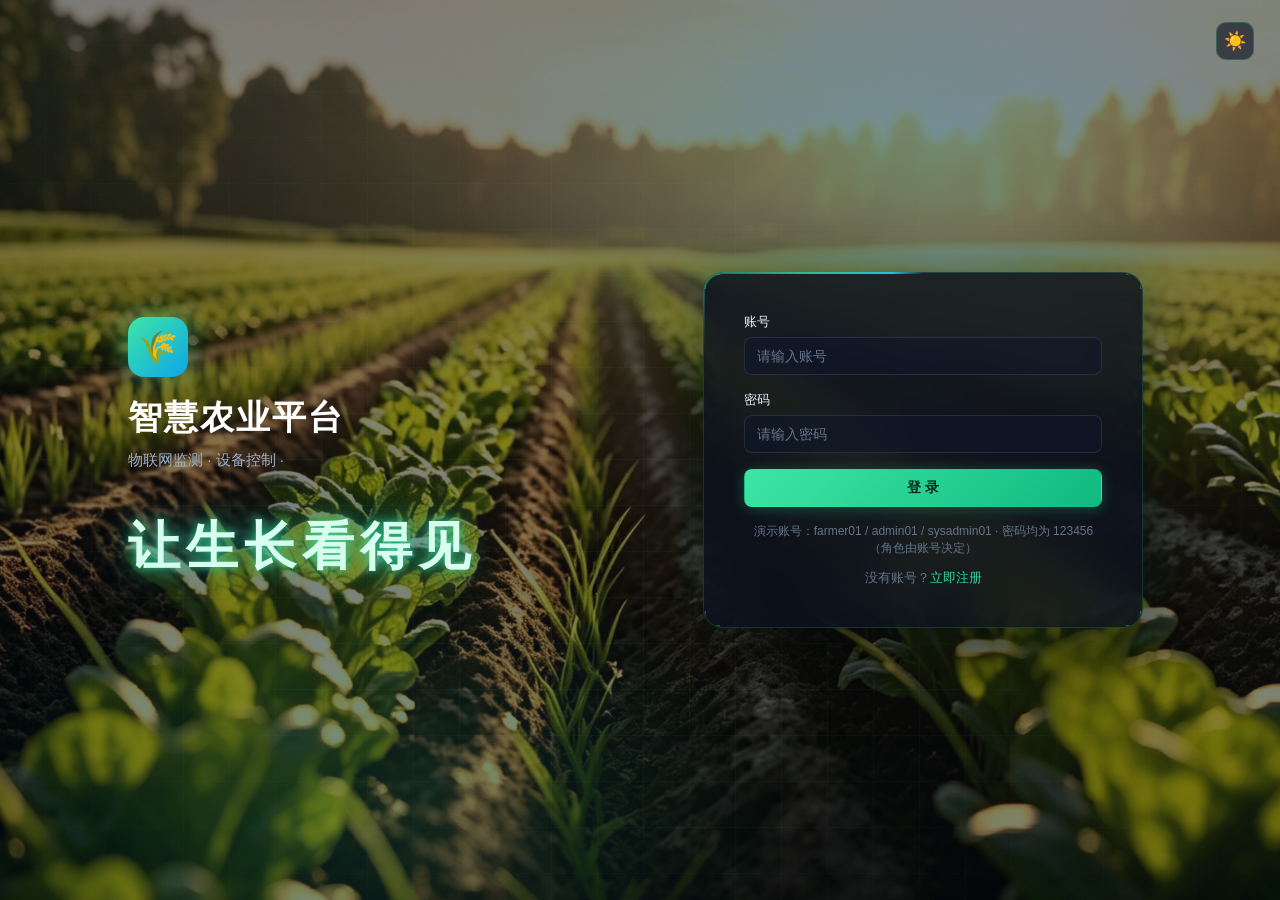
<file: frontend/assistant.html>
<!DOCTYPE html>
<html lang="zh-CN">
<head>
  <meta charset="UTF-8">
  <meta name="viewport" content="width=device-width, initial-scale=1.0">
  <title>智能问答 - 智慧农业平台</title>
  <script>
    // 提前应用主题，避免加载闪烁（FOUC）
    try { document.documentElement.setAttribute('data-theme', localStorage.getItem('agri_theme') || 'dark'); } catch (e) {}
  </script>
  <link rel="stylesheet" href="assets/css/style.css">
</head>
<body data-page="assistant">

  <div class="app">
    <!-- 侧边栏：由 layout.js 动态注入 -->
    <aside class="sidebar" id="sidebar"></aside>

    <div class="main">
      <!-- 顶栏：由 layout.js 动态注入 -->
      <header class="topbar" id="topbar"></header>

      <main class="content">
        <div class="chat-layout">
          <!-- 历史对话栏目 -->
          <div class="conv-panel">
            <button class="btn btn-primary btn-sm btn-block" id="newChatBtn">＋ 新建对话</button>
            <div class="conv-list" id="convList"></div>
          </div>

          <!-- 聊天主区 -->
          <div class="chat-main">
            <div class="card" style="padding: 20px;">
              <div class="chat-wrap">
                <!-- 快捷提问 -->
                <div class="quick-asks">
                  <button class="chip" data-q="现在该浇水吗？">现在该浇水吗？</button>
                  <button class="chip" data-q="预测未来3天是否需要灌溉？">预测未来3天是否需要灌溉？</button>
                  <button class="chip" data-q="土壤太干怎么办？">土壤太干怎么办？</button>
                  <button class="chip" data-q="如何设置告警阈值？">如何设置告警阈值？</button>
                  <button class="chip" data-q="温度太高怎么办？">温度太高怎么办？</button>
                </div>

                <!-- 消息列表 -->
                <div class="chat-messages" id="chatMessages"></div>

                <!-- 输入区 -->
                <div class="chat-input-bar">
                  <input type="text" class="form-control" id="chatInput" placeholder="输入灌溉相关问题，例如：现在该浇水吗？">
                  <button class="btn btn-primary" id="sendBtn">发送</button>
                </div>
              </div>
            </div>
          </div>
        </div>
      </main>
    </div>
  </div>

  <script src="assets/js/mock.js"></script>
  <script src="assets/js/api.js"></script>
  <script src="assets/js/layout.js"></script>
  <script src="assets/js/animate.js"></script>
  <script>
    Layout.init();

    var messagesEl = document.getElementById('chatMessages');
    var inputEl = document.getElementById('chatInput');
    var sendBtn = document.getElementById('sendBtn');
    var chatHistory = [];   // 多轮对话历史 [{role,content},...]，每次整段发给后端（勿用 history，会与浏览器内置对象冲突）
    var activeConvId = null; // 当前会话 id（null = 新建未落库）
    var chatPending = false;

    /* 当前用户名（对话历史按用户隔离）；未登录兜底用 guest */
    function getUsername() {
      var u = Layout.getUser();
      return u.username || u.name || 'guest';
    }

    /* 把动作按钮数组渲染成 HTML（可多个，如去控制灌溉 / 查看历史趋势） */
    function actionsHtml(actions) {
      if (actions && !Array.isArray(actions)) actions = [actions];
      if (!actions || !actions.length) return '';
      var html = '<div class="msg-action">';
      actions.forEach(function (a) {
        html += '<a class="btn btn-sm btn-primary" href="' + a.href + '">' + a.text + '</a>';
      });
      return html + '</div>';
    }

    /* ---------- 轻量 markdown 渲染 ----------
       支持：**加粗** / *斜体* / `行内代码` / [链接](url) / 换行 */
    function renderMarkdown(text) {
      var esc = String(text)
        .replace(/&/g, '&amp;')
        .replace(/</g, '&lt;')
        .replace(/>/g, '&gt;');

      // 先把行内代码抽离为占位符，避免其内容被后续规则误处理
      var codeStore = [];
      esc = esc.replace(/`([^`]+)`/g, function (m, c) {
        codeStore.push('<code>' + c + '</code>');
        return '' + (codeStore.length - 1) + '';
      });

      esc = esc
        .replace(/\*\*([^*]+)\*\*/g, '<strong>$1</strong>')
        .replace(/\*([^*]+)\*/g, '<em>$1</em>')
        .replace(/\[([^\]]+)\]\((https?:\/\/[^)\s]+)\)/g, '<a href="$2" target="_blank" rel="noopener">$1</a>')
        .replace(/\n/g, '<br>');

      // 还原行内代码
      esc = esc.replace(/(\d+)/g, function (m, i) {
        return codeStore[+i];
      });

      return esc;
    }

    /* ---------- 添加一条消息 ---------- */
    function addMessage(role, text, actions, typew) {
      var msg = document.createElement('div');
      msg.className = 'msg ' + role;

      var avatar = role === 'bot'
        ? '<div class="avatar-sm">🤖</div>'
        : '<div class="avatar-sm" style="background:var(--primary);color:#fff">👤</div>';

      var bubble = '<div class="bubble">' + (typew ? '<span class="type-text"></span>' : renderMarkdown(text)) + actionsHtml(actions) + '</div>';
      msg.innerHTML = avatar + bubble;
      messagesEl.appendChild(msg);

      if (typew) {
        Animate.typewrite(msg.querySelector('.type-text'), text, { render: renderMarkdown, onTick: scrollBottom, onDone: scrollBottom });
      }
      scrollBottom();
      return msg;
    }

    /* ---------- 显示「正在输入」动画 ---------- */
    function showTyping() {
      var msg = document.createElement('div');
      msg.className = 'msg bot';
      msg.id = 'typingMsg';
      msg.innerHTML = '<div class="avatar-sm">🤖</div>' +
                      '<div class="bubble"><span class="typing"><span></span><span></span><span></span></span></div>';
      messagesEl.appendChild(msg);
      scrollBottom();
      return msg;
    }

    function hideTyping() {
      var t = document.getElementById('typingMsg');
      if (t) t.remove();
    }

    function scrollBottom() {
      messagesEl.scrollTop = messagesEl.scrollHeight;
    }

    /* 在回答气泡下方追加一行「📚 参考：…」，展示 RAG 命中的知识库来源 */
    function addSourcesLine(sources) {
      if (!sources || !sources.length) return;
      var line = document.createElement('div');
      line.className = 'msg-sources';
      line.textContent = '📚 参考：' + sources.join('、');
      messagesEl.appendChild(line);
      scrollBottom();
    }

    /* ---------- 发送消息 ---------- */
    function setChatPending(pending) {
      chatPending = pending;
      sendBtn.disabled = pending;
      inputEl.disabled = pending;
      document.querySelectorAll('.quick-asks .chip').forEach(function (chip) {
        chip.disabled = pending;
      });
    }

    function send(question) {
      question = (question || '').trim();
      if (!question || chatPending) return;

      addMessage('user', question);
      chatHistory.push({ role: 'user', content: question });
      inputEl.value = '';
      setChatPending(true);
      showTyping();

      API.getChatReply(getUsername(), chatHistory, activeConvId).then(function (res) {
        if (res && res.code === 0 && res.data && res.data.answer) {
          var answer = res.data.answer;
          chatHistory.push({ role: 'assistant', content: answer });
          if (res.data.conversationId) activeConvId = res.data.conversationId;
          addMessage('bot', answer, res.data.actions || res.data.action, true);
          addSourcesLine(res.data.sources);   // RAG 命中的知识库参考来源
          renderConvs(activeConvId);   // 刷新历史列表并高亮当前会话
        } else {
          addMessage('bot', '😅 ' + ((res && res.msg) || '大模型暂时不可用，请稍后再试。'));
        }
      }).catch(function (err) {
        addMessage('bot', '😅 ' + ((err && err.message) || '连接智能问答服务失败，请检查网络后重试。'));
      }).then(function () {
        hideTyping();
        setChatPending(false);
      });
    }

    /* ---------- 历史对话列表 ---------- */
    function renderConvs(selectId) {
      var list = document.getElementById('convList');
      list.innerHTML = '';
      API.getConversations(getUsername()).then(function (res) {
        if (res.code !== 0) return;
        var convs = res.data || [];
        list.innerHTML = '';
        if (!convs.length) {
          list.innerHTML = '<div class="conv-empty">暂无历史对话</div>';
          return;
        }
        convs.forEach(function (c) {
          var item = document.createElement('div');
          item.className = 'conv-item' + (c.id === selectId ? ' active' : '');
          item.innerHTML = '<div class="conv-head">' +
                             '<div class="conv-title">' + c.title + '</div>' +
                             '<button class="conv-del" title="删除该对话">✕</button>' +
                           '</div>' +
                           '<div class="conv-meta">' + (c.messageCount || 0) + ' 条 · ' + (c.updatedAt || '') + '</div>';
          // 删除按钮：阻止冒泡，避免触发打开会话
          item.querySelector('.conv-del').addEventListener('click', function (e) {
            e.stopPropagation();
            handleDeleteConversation(c.id, c.title);
          });
          item.addEventListener('click', function () { openConversation(c.id); });
          list.appendChild(item);
        });
      });
    }

    /* ---------- 删除某条历史对话 ---------- */
    function handleDeleteConversation(convId, title) {
      if (!confirm('确定要删除对话「' + title + '」吗？删除后不可恢复。')) return;
      API.deleteConversation(convId, getUsername()).then(function (res) {
        if (res.code !== 0) { Toast.error(res.msg || '删除失败'); return; }
        // 删除的是当前打开的会话 → 清空聊天区回到新会话状态
        if (activeConvId === convId) {
          activeConvId = null;
          chatHistory = [];
          messagesEl.innerHTML = '';
          addMessage('bot', '你好，我是智慧农业助手 🌾 可以为您提供灌溉建议和农事指导。您可以点击下方快捷问题，或直接输入您的问题。');
        }
        Toast.success('对话已删除');
        renderConvs();
      });
    }

    /* ---------- 打开某次历史对话 ---------- */
    function openConversation(convId) {
      API.getConversationMessages(convId, getUsername()).then(function (res) {
        if (res.code !== 0) { Toast.error(res.msg || '加载对话失败'); return; }
        var d = res.data;
        activeConvId = d.id;
        chatHistory = d.messages || [];
        messagesEl.innerHTML = '';
        chatHistory.forEach(function (m) {
          addMessage(m.role === 'assistant' ? 'bot' : 'user', m.content, null, false);
        });
        scrollBottom();
        renderConvs(convId);
      });
    }

    /* ---------- 新建对话 ---------- */
    function newConversation() {
      activeConvId = null;
      chatHistory = [];
      messagesEl.innerHTML = '';
      addMessage('bot', '你好，我是智慧农业助手 🌾 可以为您提供灌溉建议和农事指导。您可以点击下方快捷问题，或直接输入您的问题。');
      renderConvs();
    }

    /* ---------- 事件绑定 ---------- */
    sendBtn.addEventListener('click', function () { send(inputEl.value); });
    inputEl.addEventListener('keydown', function (e) {
      if (e.key === 'Enter') send(inputEl.value);
    });
    document.getElementById('newChatBtn').addEventListener('click', newConversation);

    document.querySelectorAll('.chip').forEach(function (chip) {
      chip.addEventListener('click', function () { send(chip.getAttribute('data-q')); });
    });

    /* ---------- 初始：欢迎消息 + 历史列表 ---------- */
    addMessage('bot', '你好，我是智慧农业助手 🌾 可以为您提供灌溉建议和农事指导。您可以点击下方快捷问题，或直接输入您的问题。');
    renderConvs();
  </script>
</body>
</html>
</file>
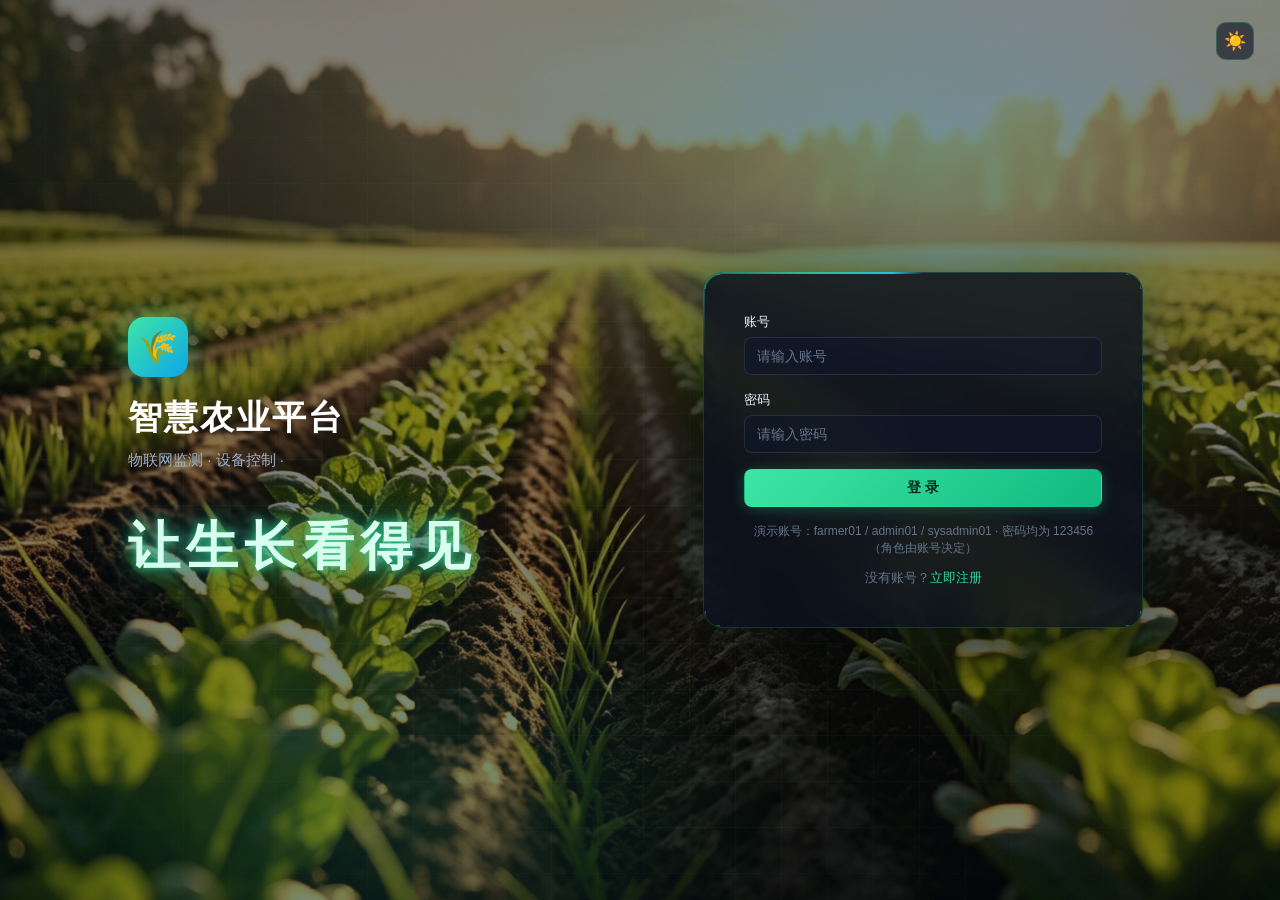
<file: frontend/camera.html>
<!DOCTYPE html>
<html lang="zh-CN">
<head>
  <meta charset="UTF-8">
  <meta name="viewport" content="width=device-width, initial-scale=1.0">
  <title>视频监控 - 智慧农业平台</title>
  <link rel="stylesheet" href="assets/css/style.css">
</head>
<body data-page="camera">

  <div class="app">
    <aside class="sidebar" id="sidebar"></aside>

    <div class="main">
      <header class="topbar" id="topbar"></header>

      <main class="content camera-page">
        <div class="camera-head">
          <div>
            <div class="section-title">视频监控</div>
            <div class="camera-sub">六路监控大屏 · 摄像头实时画面 · 人体识别告警同步</div>
          </div>
          <div class="camera-actions">
            <select class="form-control" id="cameraControlSelect"></select>
            <button class="btn btn-primary btn-sm" id="powerOnCamera" type="button">开启</button>
            <button class="btn btn-outline btn-sm" id="powerOffCamera" type="button">关闭</button>
            <button class="btn btn-outline btn-sm" id="reloadCamera" type="button">刷新画面</button>
            <button class="btn btn-outline btn-sm" id="reloadDetection" type="button">刷新告警</button>
            <button class="btn btn-outline btn-sm" id="startDetectionWorker" type="button">启动 worker</button>
          </div>
        </div>

        <section class="monitor-wall" id="monitorWall"></section>

        <section class="camera-records">
          <div class="card-header">
            <div>
              <div class="card-title">人体识别记录</div>
              <div class="card-sub">YOLO 检测到人体时自动保存事件片段，并同步到告警管理</div>
            </div>
            <div class="flex gap-8">
              <input class="form-control" id="recordDate" type="date">
              <button class="btn btn-outline btn-sm" id="clearRecordDate" type="button">全部日期</button>
            </div>
          </div>
          <div class="detection-record-list" id="detectionRecordList">
            <div class="empty-state">正在加载识别记录</div>
          </div>
        </section>
      </main>
    </div>
  </div>

  <div class="modal-mask" id="cameraAddModal">
    <div class="modal camera-add-modal">
      <div class="modal-title" id="cameraAddTitle">添加摄像头</div>
      <div class="form-row">
        <div class="form-group">
          <label class="form-label">摄像头名称</label>
          <input class="form-control" id="cameraNameInput" type="text" placeholder="如：一号大棚摄像头">
        </div>
        <div class="form-group">
          <label class="form-label">绑定地块</label>
          <select class="form-control" id="cameraPlotSelect"></select>
        </div>
      </div>
      <div class="form-row">
        <div class="form-group">
          <label class="form-label">协议</label>
          <select class="form-control" id="cameraProtocolInput">
            <option value="mjpeg">MJPEG / HTTP</option>
            <option value="http">HTTP</option>
            <option value="rtsp">RTSP</option>
          </select>
        </div>
        <div class="form-group">
          <label class="form-label">IP</label>
          <input class="form-control" id="cameraIpInput" type="text" placeholder="如 192.168.43.121">
        </div>
        <div class="form-group">
          <label class="form-label">端口</label>
          <input class="form-control" id="cameraPortInput" type="number" min="1" max="65535" placeholder="如 8080">
        </div>
      </div>
      <div class="form-row">
        <div class="form-group mb-0">
          <label class="form-label">用户名</label>
          <input class="form-control" id="cameraUsernameInput" type="text" placeholder="无则留空">
        </div>
        <div class="form-group mb-0">
          <label class="form-label">密码</label>
          <input class="form-control" id="cameraPasswordInput" type="password" placeholder="无则留空">
        </div>
      </div>
      <div class="form-hint mt-12" id="cameraAddHint">添加后会立即重新检索连接状态，成功后自动显示画面。</div>
      <div class="modal-actions">
        <button class="btn btn-outline" id="cancelCameraAdd" type="button">取消</button>
        <button class="btn btn-primary" id="confirmCameraAdd" type="button">添加并连接</button>
      </div>
    </div>
  </div>

  <div class="modal-mask" id="cameraZoomModal">
    <div class="modal camera-zoom-modal">
      <div class="modal-header">
        <div>
          <div class="modal-title" id="cameraZoomTitle">监控画面</div>
          <div class="modal-sub" id="cameraZoomSub">--</div>
        </div>
        <button class="modal-close" id="closeCameraZoom" type="button">×</button>
      </div>
      <div class="zoom-camera-frame">
        <img id="cameraZoomImg" alt="放大监控画面">
        <div class="camera-placeholder" id="cameraZoomPlaceholder">
          <div class="placeholder-title">正在连接摄像头</div>
          <div class="placeholder-sub">请稍候</div>
        </div>
      </div>
    </div>
  </div>

  <div class="modal-mask" id="detectionModal" style="display:none;">
    <div class="modal detection-modal">
      <div class="modal-header">
        <div>
          <div class="modal-title" id="detectionModalTitle">识别回放</div>
          <div class="modal-sub" id="detectionModalSub">--</div>
        </div>
        <button class="modal-close" id="closeDetectionModal" type="button">×</button>
      </div>
      <video id="detectionVideo" controls playsinline></video>
    </div>
  </div>

  <script src="assets/js/mock.js"></script>
  <script src="assets/js/api.js"></script>
  <script src="assets/js/layout.js"></script>
  <script src="assets/js/animate.js"></script>
  <script>
    Layout.init();

    var SCREEN_COUNT = 6;
    var BINDING_KEY = 'agri_camera_screen_bindings_v2';
    var POWER_KEY = 'agri_camera_screen_power_v2';
    var cameras = [];
    var plots = [];
    var alarms = [];
    var detectionRecords = [];
    var screens = [];
    var bindings = loadJson(BINDING_KEY, {});
    var power = loadJson(POWER_KEY, {});
    var pendingSlot = 0;
    var zoomStream = { seq: 0, useProxy: false, timer: null, screen: null, movedImg: null, originalParent: null, fallbackImg: null };
    var initialRecordId = new URLSearchParams(location.search).get('recordId');

    function esc(s) {
      return String(s == null ? '' : s)
        .replace(/&/g, '&amp;')
        .replace(/</g, '&lt;')
        .replace(/>/g, '&gt;')
        .replace(/"/g, '&quot;');
    }

    function loadJson(key, fallback) {
      try { return JSON.parse(localStorage.getItem(key)) || fallback; } catch (e) { return fallback; }
    }

    function saveJson(key, data) {
      try { localStorage.setItem(key, JSON.stringify(data)); } catch (e) {}
    }

    function cameraAuth(cam) {
      var username = cam && cam.username && cam.username !== 'null' ? cam.username : '';
      var password = cam && cam.password && cam.password !== 'null' ? cam.password : '';
      return username ? encodeURIComponent(username) + ':' + encodeURIComponent(password) + '@' : '';
    }

    function directCameraUrl(cam) {
      return 'http://' + cameraAuth(cam) + cam.ip + ':' + cam.port + '/video?_=' + Date.now();
    }

    function proxyCameraUrl(cam) {
      return 'api/camera/mjpeg?deviceId=' + encodeURIComponent(cam.id) + '&_=' + Date.now();
    }

    function cameraUrl(cam, useProxy) {
      if (API.isSimulatorMode && API.isSimulatorMode()) return API.getSimulatorCameraSource();
      return useProxy ? proxyCameraUrl(cam) : directCameraUrl(cam);
    }

    function useCameraPlayer(cam) {
      return String((cam && cam.protocol) || '').toLowerCase() === 'http';
    }

    function cameraPlayerUrl(cam) {
      return 'api/camera/player?deviceId=' + encodeURIComponent(cam.id) + '&_=' + Date.now();
    }

    function cameraById(id) {
      return cameras.filter(function (cam) { return cam.id === id; })[0] || null;
    }

    function plotById(id) {
      return plots.filter(function (plot) { return plot.id === id; })[0] || null;
    }

    function cameraPowerKey(slot) {
      return String(slot);
    }

    function isScreenPowered(slot) {
      return power[cameraPowerKey(slot)] !== false;
    }

    function setScreenPower(slot, on) {
      power[cameraPowerKey(slot)] = !!on;
      saveJson(POWER_KEY, power);
    }

    function alarmCountForCamera(cam) {
      if (!cam) return 0;
      return alarms.filter(function (alarm) {
        if (alarm.status === '已处理') return false;
        return alarm.deviceId === cam.id || (!alarm.deviceId && alarm.plotId && alarm.plotId === cam.plotId);
      }).length;
    }

    function latestAlarmForCamera(cam) {
      if (!cam) return null;
      return alarms.filter(function (alarm) {
        if (alarm.status === '已处理') return false;
        return alarm.deviceId === cam.id || (!alarm.deviceId && alarm.plotId && alarm.plotId === cam.plotId);
      })[0] || null;
    }

    function buildScreens(targetCameraId) {
      var used = {};
      screens = [];
      for (var i = 0; i < SCREEN_COUNT; i++) {
        var bound = bindings[String(i)];
        var cam = bound ? cameraById(bound) : null;
        if (!cam) {
          cam = cameras.filter(function (c) { return !used[c.id]; })[0] || null;
          if (cam) bindings[String(i)] = cam.id;
        }
        if (cam) used[cam.id] = true;
        screens.push({
          slot: i,
          camera: cam,
          status: targetCameraId && cam && cam.id === targetCameraId ? 'connecting' : 'idle',
          seq: 0,
          useProxy: false,
          timer: null
        });
      }
      saveJson(BINDING_KEY, bindings);
    }

    function renderMonitorWall(targetCameraId) {
      var wall = document.getElementById('monitorWall');
      wall.innerHTML = screens.map(function (screen) {
        var cam = screen.camera;
        var powered = isScreenPowered(screen.slot);
        var alarmCount = alarmCountForCamera(cam);
        var alarm = latestAlarmForCamera(cam);
        var statusText = !cam ? '连接失败' : (!powered ? '已关闭' : (screen.status === 'live' ? '连接成功' : (screen.status === 'connecting' ? '正在连接' : '连接失败')));
        return '<article class="monitor-tile ' + (screen.status === 'live' && powered ? 'is-live' : '') + (!powered ? ' is-off' : '') + '" data-slot="' + screen.slot + '">' +
          '<div class="monitor-frame">' +
            '<img id="cameraImg' + screen.slot + '" alt="监控屏 ' + (screen.slot + 1) + '">' +
            '<iframe id="cameraFrame' + screen.slot + '" title="监控屏 ' + (screen.slot + 1) + '" allow="autoplay; fullscreen" referrerpolicy="no-referrer"></iframe>' +
            '<div class="camera-placeholder" id="cameraPlaceholder' + screen.slot + '">' +
              '<div class="placeholder-title">' + esc(statusText) + '</div>' +
              '<div class="placeholder-sub">' + esc(cam ? cam.ip + ':' + cam.port : '未绑定或未连接摄像头，点击添加摄像头设备。') + '</div>' +
            '</div>' +
            '<div class="monitor-hud"><span class="live-dot"></span><span>' + esc(statusText) + '</span></div>' +
            '<div class="monitor-screen-no">屏幕 ' + (screen.slot + 1) + '</div>' +
          '</div>' +
          '<div class="monitor-meta">' +
            '<div><b>' + esc(cam ? cam.name : '未绑定摄像头') + '</b><span>' + esc(cam ? ((cam.plotName || '-') + ' · ' + (cam.protocol || 'mjpeg').toUpperCase()) : '点击画面添加') + '</span></div>' +
            '<div class="monitor-actions">' +
              '<button class="btn btn-outline btn-sm" data-power="' + screen.slot + '" data-action="on" type="button">开</button>' +
              '<button class="btn btn-outline btn-sm" data-power="' + screen.slot + '" data-action="off" type="button">关</button>' +
            '</div>' +
          '</div>' +
          '<div class="monitor-alarm ' + (alarmCount ? 'has-alarm' : '') + '">' +
            (alarmCount ? ('未处理告警 ' + alarmCount + ' 条 · ' + esc((alarm && alarm.type) || '告警')) : '当前无未处理告警') +
          '</div>' +
        '</article>';
      }).join('');
      bindMonitorTileEvents();
      screens.forEach(function (screen) {
        if (screen.camera && isScreenPowered(screen.slot)) {
          attachScreenStream(screen, !!targetCameraId && screen.camera.id === targetCameraId);
        }
      });
      fillControlSelect();
    }

    function bindMonitorTileEvents() {
      document.querySelectorAll('.monitor-tile').forEach(function (tile) {
        tile.addEventListener('click', function () {
          var slot = Number(tile.getAttribute('data-slot'));
          var screen = screens[slot];
          if (!screen || !screen.camera || screen.status !== 'live' || !isScreenPowered(slot)) {
            openCameraAddModal(slot);
            return;
          }
          openCameraZoom(screen);
        });
      });
      document.querySelectorAll('[data-power]').forEach(function (btn) {
        btn.addEventListener('click', function (e) {
          e.stopPropagation();
          setCameraPower(Number(btn.getAttribute('data-power')), btn.getAttribute('data-action') === 'on', false, false);
        });
      });
    }

    function setScreenPlaceholder(slot, title, sub, loading) {
      var p = document.getElementById('cameraPlaceholder' + slot);
      var tile = document.querySelector('[data-slot="' + slot + '"]');
      if (!p || !tile) return;
      p.style.display = 'grid';
      p.innerHTML =
        (loading ? '<div class="mini-spinner"></div>' : '') +
        '<div class="placeholder-title">' + esc(title) + '</div>' +
        '<div class="placeholder-sub">' + esc(sub || '') + '</div>';
      tile.classList.toggle('is-live', false);
      tile.classList.toggle('is-connecting', !!loading);
      tile.classList.toggle('is-off', title === '已关闭');
      var hud = tile.querySelector('.monitor-hud span:last-child');
      if (hud) hud.textContent = title;
    }

    function hideScreenPlaceholder(slot) {
      var p = document.getElementById('cameraPlaceholder' + slot);
      var tile = document.querySelector('[data-slot="' + slot + '"]');
      if (p) p.style.display = 'none';
      if (tile) {
        tile.classList.add('is-live');
        tile.classList.remove('is-connecting', 'is-off');
        var hud = tile.querySelector('.monitor-hud span:last-child');
        if (hud) hud.textContent = '连接成功';
      }
    }

    function updateAlarmBadges() {
      screens.forEach(function (screen) {
        var tile = document.querySelector('[data-slot="' + screen.slot + '"]');
        if (!tile) return;
        var alarmBox = tile.querySelector('.monitor-alarm');
        if (!alarmBox) return;
        var count = alarmCountForCamera(screen.camera);
        var alarm = latestAlarmForCamera(screen.camera);
        alarmBox.classList.toggle('has-alarm', count > 0);
        alarmBox.textContent = count ? ('未处理告警 ' + count + ' 条 · ' + ((alarm && alarm.type) || '告警')) : '当前无未处理告警';
      });
    }

    function stopScreenStream(screen) {
      if (!screen) return;
      clearInterval(screen.timer);
      screen.timer = null;
      screen.seq += 1;
      var img = document.getElementById('cameraImg' + screen.slot);
      if (img) {
        img.onload = null;
        img.onerror = null;
        img.removeAttribute('src');
        img.style.display = '';
      }
      var frame = document.getElementById('cameraFrame' + screen.slot);
      if (frame) {
        frame.onload = null;
        frame.removeAttribute('src');
        frame.style.display = 'none';
      }
    }

    function attachScreenStream(screen, showConnecting) {
      var cam = screen.camera;
      var img = document.getElementById('cameraImg' + screen.slot);
      var frame = document.getElementById('cameraFrame' + screen.slot);
      if (!cam || !img) return;
      stopScreenStream(screen);
      screen.status = 'connecting';
      screen.useProxy = false;
      if (showConnecting) setScreenPlaceholder(screen.slot, '正在连接', cam.ip + ':' + cam.port, true);
      if (String(cam.protocol || 'mjpeg').toLowerCase() === 'rtsp') {
        screen.status = 'failed';
        setScreenPlaceholder(screen.slot, '连接失败', 'RTSP 需要转码后才能在浏览器播放。', false);
        return;
      }
      if (useCameraPlayer(cam) && frame) {
        img.style.display = 'none';
        frame.style.display = 'block';
        frame.onload = function () {
          screen.status = 'live';
          hideScreenPlaceholder(screen.slot);
        };
        frame.src = cameraPlayerUrl(cam);
        return;
      }
      function attach(showProxyHint) {
        var seq = ++screen.seq;
        if (showProxyHint) setScreenPlaceholder(screen.slot, '正在连接', cam.ip + ':' + cam.port, true);
        img.onload = function () {
          if (seq !== screen.seq) return;
          screen.status = 'live';
          hideScreenPlaceholder(screen.slot);
        };
        img.onerror = function () {
          if (seq !== screen.seq) return;
          if (!screen.useProxy) {
            screen.useProxy = true;
            setScreenPlaceholder(screen.slot, '正在切换备用通道', '直连失败，正在使用同源代理。', true);
            attach(false);
            return;
          }
          screen.status = 'failed';
          setScreenPlaceholder(screen.slot, '连接失败', '请检查协议、账号密码、IP、端口和手机摄像头服务。', false);
        };
        img.src = cameraUrl(cam, screen.useProxy);
      }
      attach(showConnecting);
    }

    function setCameraPower(slot, on, quiet, skipAdd) {
      var screen = screens[slot];
      if (!screen) return;
      setScreenPower(slot, on);
      if (!on) {
        stopScreenStream(screen);
        screen.status = 'off';
        setScreenPlaceholder(slot, '已关闭', '该屏幕摄像头已关闭，可从总控或屏幕按钮重新开启。', false);
        if (screen.camera) API.saveDetectionSettings({ deviceId: screen.camera.id, enabled: false, confidenceThreshold: 0.5, cooldownSeconds: 30 }).catch(function () {});
        if (!quiet) Toast.success('摄像头已关闭');
        return;
      }
      if (!screen.camera) {
        if (!skipAdd) openCameraAddModal(slot);
        return;
      }
      API.saveDetectionSettings({ deviceId: screen.camera.id, enabled: true, confidenceThreshold: 0.5, cooldownSeconds: 30 }).catch(function () {});
      startWorker(false);
      attachScreenStream(screen, true);
      if (!quiet) Toast.success('摄像头正在连接');
    }

    function setSelectedPower(on) {
      var value = document.getElementById('cameraControlSelect').value;
      if (value === 'all') {
        screens.forEach(function (screen) { setCameraPower(screen.slot, on, true, true); });
        Toast.success(on ? '已开启全部已绑定摄像头' : '已关闭全部摄像头');
        return;
      }
      setCameraPower(Number(value), on, false, false);
    }

    function fillControlSelect() {
      var sel = document.getElementById('cameraControlSelect');
      var value = sel.value || 'all';
      sel.innerHTML = '<option value="all">全部摄像头</option>' + screens.map(function (screen) {
        var cam = screen.camera;
        return '<option value="' + screen.slot + '">屏幕 ' + (screen.slot + 1) + ' · ' + esc(cam ? cam.name : '未绑定') + '</option>';
      }).join('');
      sel.value = value;
    }

    function fillPlotSelect() {
      var sel = document.getElementById('cameraPlotSelect');
      sel.innerHTML = '';
      plots.forEach(function (plot) {
        var opt = document.createElement('option');
        opt.value = plot.id;
        opt.textContent = plot.name;
        sel.appendChild(opt);
      });
    }

    function openCameraAddModal(slot) {
      pendingSlot = slot || 0;
      document.getElementById('cameraAddTitle').textContent = '为屏幕 ' + (pendingSlot + 1) + ' 添加摄像头';
      document.getElementById('cameraNameInput').value = '监控屏' + (pendingSlot + 1) + '摄像头';
      document.getElementById('cameraProtocolInput').value = 'mjpeg';
      document.getElementById('cameraIpInput').value = '';
      document.getElementById('cameraPortInput').value = '';
      document.getElementById('cameraUsernameInput').value = '';
      document.getElementById('cameraPasswordInput').value = '';
      fillPlotSelect();
      document.getElementById('cameraAddHint').textContent = plots.length ? '添加后会立即重新检索连接状态，成功后自动显示画面。' : '不存在地块';
      document.getElementById('cameraAddModal').classList.add('show');
    }

    function closeCameraAddModal() {
      document.getElementById('cameraAddModal').classList.remove('show');
    }

    function confirmCameraAdd() {
      if (!plots.length) {
        Toast.error('不存在地块');
        return;
      }
      var name = document.getElementById('cameraNameInput').value.trim();
      var protocol = document.getElementById('cameraProtocolInput').value;
      var ip = document.getElementById('cameraIpInput').value.trim();
      var port = Number(document.getElementById('cameraPortInput').value);
      var plotId = document.getElementById('cameraPlotSelect').value;
      var plot = plotById(plotId);
      if (!plot) {
        Toast.error('不存在地块');
        return;
      }
      if (!name || !ip || !port || port < 1 || port > 65535) {
        Toast.error('请完整填写名称、IP 和 1-65535 之间的端口');
        return;
      }
      var btn = document.getElementById('confirmCameraAdd');
      btn.disabled = true;
      btn.textContent = '正在添加...';
      setScreenPlaceholder(pendingSlot, '正在连接', ip + ':' + port, true);
      closeCameraAddModal();
      API.addDevice({
        name: name,
        type: '摄像头',
        plotId: plot.id,
        plotName: plot.name,
        protocol: protocol,
        ip: ip,
        port: port,
        username: document.getElementById('cameraUsernameInput').value.trim(),
        password: document.getElementById('cameraPasswordInput').value.trim()
      }).then(function (res) {
        if (!res || res.code !== 0 || !res.data) {
          setScreenPlaceholder(pendingSlot, '连接失败', (res && res.msg) || '摄像头添加失败', false);
          Toast.error((res && res.msg) || '摄像头添加失败');
          return;
        }
        bindings[String(pendingSlot)] = res.data.id;
        setScreenPower(pendingSlot, true);
        saveJson(BINDING_KEY, bindings);
        return API.saveDetectionSettings({ deviceId: res.data.id, enabled: true, confidenceThreshold: 0.5, cooldownSeconds: 30 })
          .catch(function () {})
          .then(function () { return startWorker(false); })
          .then(function () { return loadAll(res.data.id); });
      }).catch(function (e) {
        setScreenPlaceholder(pendingSlot, '连接失败', e.message || '摄像头添加失败', false);
        Toast.error(e.message || '摄像头添加失败');
      }).finally(function () {
        btn.disabled = false;
        btn.textContent = '添加并连接';
      });
    }

    function startWorker(showToast) {
      var btn = document.getElementById('startDetectionWorker');
      btn.disabled = true;
      btn.textContent = '启动中...';
      return API.startDetectionWorker().then(function (res) {
        if (!res || res.code !== 0) {
          if (showToast !== false) Toast.error((res && res.msg) || 'worker 启动失败');
          return false;
        }
        if (showToast !== false) {
          var pid = res.data && res.data.pid ? '（PID ' + res.data.pid + '）' : '';
          Toast.success((res && res.msg ? res.msg : 'worker 已启动') + pid + '；请稍候查看识别状态和告警。');
          setTimeout(function () {
            API.getAlarms({ loader: false }).then(function (alarmRes) {
              alarms = (alarmRes && alarmRes.data) || [];
              updateAlarmBadges();
            }).catch(function () {});
            loadDetectionRecords('');
          }, 1500);
        }
        return true;
      }).catch(function (e) {
        if (showToast !== false) Toast.error(e.message || 'worker 启动失败');
        return false;
      }).finally(function () {
        btn.disabled = false;
        btn.textContent = '启动 worker';
      });
    }

    function enableWorkerForCameras() {
      if (!cameras.length) return Promise.resolve();
      return Promise.all(cameras.map(function (cam) {
        return API.saveDetectionSettings({ deviceId: cam.id, enabled: true, confidenceThreshold: 0.5, cooldownSeconds: 30 }).catch(function () { return null; });
      })).then(function () { return startWorker(false); });
    }

    function loadDetectionRecords(deviceId) {
      var box = document.getElementById('detectionRecordList');
      box.innerHTML = '<div class="empty-state">正在加载识别记录</div>';
      API.getDetectionRecords({
        deviceId: deviceId || '',
        date: document.getElementById('recordDate').value
      }).then(function (res) {
        if (!res || res.code !== 0) {
          box.innerHTML = '<div class="empty-state">' + esc((res && res.msg) || '识别记录加载失败') + '</div>';
          return;
        }
        detectionRecords = res.data || [];
        renderDetectionRecords();
      }).catch(function (e) {
        box.innerHTML = '<div class="empty-state">' + esc(e.message || '识别记录加载失败') + '</div>';
      });
    }

    function renderDetectionRecords() {
      var box = document.getElementById('detectionRecordList');
      if (!detectionRecords.length) {
        box.innerHTML = '<div class="empty-state">暂无人体识别记录</div>';
        return;
      }
      box.innerHTML = detectionRecords.map(function (r) {
        var confidence = r.confidence == null ? '--' : Math.round(Number(r.confidence) * 100) + '%';
        return '<article class="detection-record">' +
          '<button class="record-thumb" data-play="' + esc(r.id) + '" type="button">' +
            '<img src="' + esc(r.snapshotUrl) + '" alt="人体识别截图" onerror="this.remove()">' +
            '<span>播放</span>' +
          '</button>' +
          '<div class="record-main">' +
            '<div class="record-title">' + esc(r.deviceName || r.deviceId) + ' · ' + esc(r.plotName || '-') + '</div>' +
            '<div class="record-meta">' + esc(r.startedAt) + ' - ' + esc(r.endedAt) + '</div>' +
            '<div class="record-tags">' +
              '<span class="badge badge-alarm">人体</span>' +
              '<span class="badge badge-warning">置信度 ' + confidence + '</span>' +
              '<span class="badge badge-normal">' + esc(r.status || '未处理') + '</span>' +
            '</div>' +
          '</div>' +
          '<button class="btn btn-primary btn-sm" data-play="' + esc(r.id) + '" type="button">回放</button>' +
        '</article>';
      }).join('');
      box.querySelectorAll('[data-play]').forEach(function (btn) {
        btn.addEventListener('click', function (e) {
          e.stopPropagation();
          openDetectionModal(btn.getAttribute('data-play'));
        });
      });
    }

    function openDetectionModal(id) {
      var rec = detectionRecords.filter(function (r) { return String(r.id) === String(id); })[0];
      if (!rec) {
        API.getDetectionRecord(id).then(function (res) {
          if (!res || res.code !== 0 || !res.data) {
            Toast.error((res && res.msg) || '识别记录不存在');
            return;
          }
          showDetectionModal(res.data);
        });
        return;
      }
      showDetectionModal(rec);
    }

    function showDetectionModal(rec) {
      document.getElementById('detectionModalTitle').textContent = '人体识别回放 #' + rec.id;
      document.getElementById('detectionModalSub').textContent = (rec.plotName || '-') + ' · ' + rec.startedAt + ' · 置信度 ' + (rec.confidence == null ? '--' : Math.round(Number(rec.confidence) * 100) + '%');
      var video = document.getElementById('detectionVideo');
      video.src = rec.videoUrl;
      document.getElementById('detectionModal').style.display = 'grid';
    }

    function closeDetectionModal() {
      var video = document.getElementById('detectionVideo');
      video.pause();
      video.removeAttribute('src');
      video.load();
      document.getElementById('detectionModal').style.display = 'none';
    }

    function openCameraZoom(screen) {
      stopZoomStream();
      var cam = screen && screen.camera;
      if (!screen || !cam) return;
      document.getElementById('cameraZoomTitle').textContent = cam.name;
      document.getElementById('cameraZoomSub').textContent = (cam.plotName || '-') + ' · ' + cam.ip + ':' + cam.port;
      document.getElementById('cameraZoomModal').classList.add('show');
      attachZoomStream(screen);
    }

    function stopZoomStream() {
      clearInterval(zoomStream.timer);
      zoomStream.timer = null;
      zoomStream.seq += 1;
      if (zoomStream.movedImg && zoomStream.originalParent) {
        zoomStream.movedImg.classList.remove('monitor-zoom-img');
        zoomStream.originalParent.insertBefore(zoomStream.movedImg, zoomStream.originalParent.firstChild);
        if (zoomStream.screen) {
          zoomStream.screen.status = 'live';
          hideScreenPlaceholder(zoomStream.screen.slot);
        }
      }
      var img = zoomStream.fallbackImg || document.getElementById('cameraZoomImg');
      if (img) {
        img.onload = null;
        img.onerror = null;
        img.removeAttribute('src');
        img.style.display = 'none';
        if (img.tagName === 'IFRAME' && img.parentNode) img.parentNode.removeChild(img);
      }
      zoomStream.screen = null;
      zoomStream.movedImg = null;
      zoomStream.originalParent = null;
      zoomStream.fallbackImg = null;
    }

    function attachZoomStream(screen) {
      var cam = screen.camera;
      var liveImg = document.getElementById('cameraImg' + screen.slot);
      var frame = document.querySelector('.zoom-camera-frame');
      var fallbackImg = document.getElementById('cameraZoomImg');
      var placeholder = document.getElementById('cameraZoomPlaceholder');
      var tilePlaceholder = document.getElementById('cameraPlaceholder' + screen.slot);
      if (liveImg && liveImg.getAttribute('src')) {
        zoomStream.screen = screen;
        zoomStream.movedImg = liveImg;
        zoomStream.originalParent = liveImg.parentNode;
        zoomStream.fallbackImg = fallbackImg;
        fallbackImg.style.display = 'none';
        liveImg.classList.add('monitor-zoom-img');
        frame.insertBefore(liveImg, placeholder);
        placeholder.style.display = 'none';
        if (tilePlaceholder) {
          tilePlaceholder.style.display = 'grid';
          tilePlaceholder.innerHTML =
            '<div class="placeholder-title">正在放大查看</div>' +
            '<div class="placeholder-sub">' + esc(cam.name) + '</div>';
        }
        return;
      }
      var img = fallbackImg;
      img.style.display = 'block';
      if (useCameraPlayer(cam)) {
        var frameEl = document.createElement('iframe');
        frameEl.className = 'monitor-zoom-frame';
        frameEl.title = cam.name;
        frameEl.allow = 'autoplay; fullscreen';
        frameEl.referrerPolicy = 'no-referrer';
        frameEl.src = cameraPlayerUrl(cam);
        frame.insertBefore(frameEl, placeholder);
        placeholder.style.display = 'none';
        zoomStream.fallbackImg = frameEl;
        return;
      }
      zoomStream.useProxy = false;
      function show(title, sub, loading) {
        placeholder.style.display = 'grid';
        placeholder.innerHTML =
          (loading ? '<div class="mini-spinner"></div>' : '') +
          '<div class="placeholder-title">' + esc(title) + '</div>' +
          '<div class="placeholder-sub">' + esc(sub || '') + '</div>';
      }
      function attach() {
        var seq = ++zoomStream.seq;
        show('正在连接摄像头', cam.ip + ':' + cam.port, true);
        img.onload = function () {
          if (seq === zoomStream.seq) placeholder.style.display = 'none';
        };
        img.onerror = function () {
          if (seq !== zoomStream.seq) return;
          if (!zoomStream.useProxy) {
            zoomStream.useProxy = true;
            show('正在切换备用通道', '直连失败，正在使用同源代理。', true);
            attach();
            return;
          }
          show('连接失败', '请检查摄像头连接。', false);
        };
        img.src = cameraUrl(cam, zoomStream.useProxy);
      }
      attach();
    }

    function closeCameraZoom() {
      stopZoomStream();
      document.getElementById('cameraZoomModal').classList.remove('show');
    }

    function stopAllStreams() {
      stopZoomStream();
      screens.forEach(stopScreenStream);
    }

    function loadAll(targetCameraId) {
      stopAllStreams();
      document.getElementById('monitorWall').innerHTML = '<div class="empty-state monitor-loading">正在加载监控大屏</div>';
      return Promise.all([
        API.getPlots({ loader: false }).catch(function () { return { code: 1, data: [] }; }),
        API.getDevices({ loader: false }).catch(function () { return { code: 1, data: [] }; }),
        API.getAlarms({ loader: false }).catch(function () { return { code: 1, data: [] }; })
      ]).then(function (res) {
        plots = (res[0].data || []);
        cameras = (res[1].data || []).filter(function (d) { return d.type === '摄像头'; });
        alarms = (res[2].data || []);
        buildScreens(targetCameraId);
        renderMonitorWall(targetCameraId);
        loadDetectionRecords('');
        if (initialRecordId) {
          openDetectionModal(initialRecordId);
          initialRecordId = null;
        }
      }).catch(function (e) {
        document.getElementById('monitorWall').innerHTML = '<div class="empty-state monitor-loading">' + esc(e.message || '监控大屏加载失败') + '</div>';
      });
    }

    document.getElementById('powerOnCamera').addEventListener('click', function () { setSelectedPower(true); });
    document.getElementById('powerOffCamera').addEventListener('click', function () { setSelectedPower(false); });
    document.getElementById('reloadCamera').addEventListener('click', function () { loadAll(); });
    document.getElementById('reloadDetection').addEventListener('click', function () {
      API.getAlarms({ loader: false }).then(function (res) {
        alarms = (res && res.data) || [];
        updateAlarmBadges();
      });
      loadDetectionRecords('');
    });
    document.getElementById('startDetectionWorker').addEventListener('click', function () { startWorker(true); });
    document.getElementById('recordDate').addEventListener('change', function () { loadDetectionRecords(''); });
    document.getElementById('clearRecordDate').addEventListener('click', function () {
      document.getElementById('recordDate').value = '';
      loadDetectionRecords('');
    });
    document.getElementById('cancelCameraAdd').addEventListener('click', closeCameraAddModal);
    document.getElementById('confirmCameraAdd').addEventListener('click', confirmCameraAdd);
    document.getElementById('cameraAddModal').addEventListener('click', function (e) {
      if (e.target === this) closeCameraAddModal();
    });
    document.getElementById('closeCameraZoom').addEventListener('click', closeCameraZoom);
    document.getElementById('cameraZoomModal').addEventListener('click', function (e) {
      if (e.target === this) closeCameraZoom();
    });
    document.getElementById('closeDetectionModal').addEventListener('click', closeDetectionModal);
    document.getElementById('detectionModal').addEventListener('click', function (e) {
      if (e.target === this) closeDetectionModal();
    });
    window.addEventListener('beforeunload', stopAllStreams);

    loadAll();
    setInterval(function () {
      API.getAlarms({ loader: false }).then(function (res) {
        alarms = (res && res.data) || [];
        updateAlarmBadges();
      }).catch(function () {});
    }, 15000);
  </script>
</body>
</html>
</file>
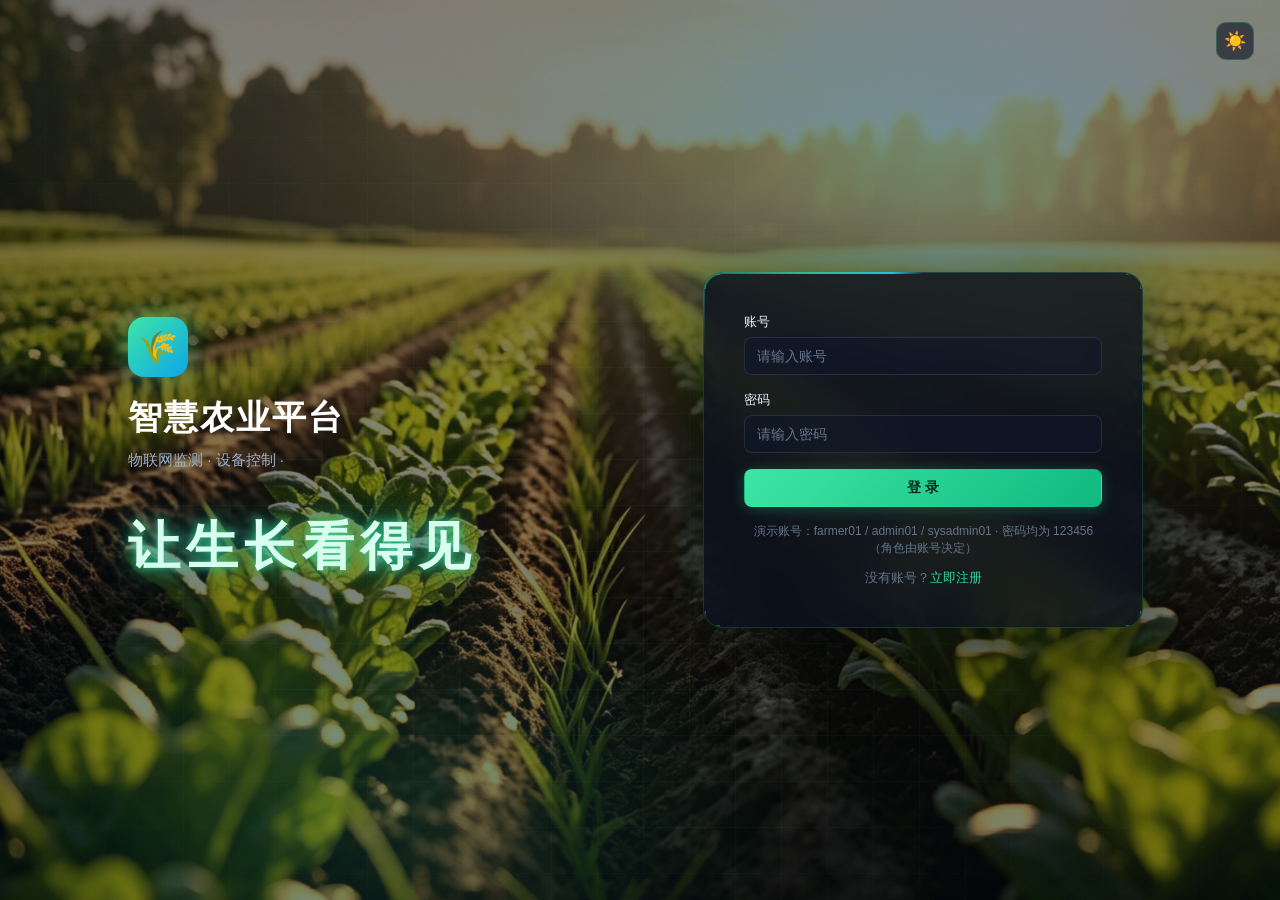
<file: frontend/control.html>
<!DOCTYPE html>
<html lang="zh-CN">
<head>
  <meta charset="UTF-8">
  <meta name="viewport" content="width=device-width, initial-scale=1.0">
  <title>设备控制 - 智慧农业平台</title>
  <script>
    // 提前应用主题，避免加载闪烁（FOUC）
    try { document.documentElement.setAttribute('data-theme', localStorage.getItem('agri_theme') || 'dark'); } catch (e) {}
  </script>
  <link rel="stylesheet" href="assets/css/style.css">
</head>
<body data-page="control">

  <div class="app">
    <!-- 侧边栏：由 layout.js 动态注入 -->
    <aside class="sidebar" id="sidebar"></aside>

    <div class="main">
      <!-- 顶栏：由 layout.js 动态注入 -->
      <header class="topbar" id="topbar"></header>

      <main class="content">
        <!-- 提示横幅 -->
        <div class="alert-banner success">💡 支持远程开启 / 关闭灌溉设备，开关状态会通过 TCP 向板子下发 on / off 指令控制马达。</div>

        <!-- 灌溉设备 -->
        <div class="section-title">灌溉设备</div>
        <div class="plot-grid" id="deviceGrid"></div>

        <!-- 预留跳转到同伴页面 -->
        <div class="flex gap-8 mt-16">
          <a class="btn btn-outline btn-sm" href="monitoring.html">📡 查看实时数据</a>
          <a class="btn btn-outline btn-sm" href="alarm.html">🔔 查看告警记录</a>
        </div>

        <!-- 控制日志 -->
        <div class="card mt-20">
          <div class="card-header">
            <div>
              <div class="card-title">控制日志</div>
              <div class="card-sub">最近的操作记录</div>
            </div>
          </div>
          <div class="table-wrap">
            <table class="table">
              <thead>
                <tr>
                  <th>时间</th>
                  <th>设备</th>
                  <th>所属地块</th>
                  <th>操作</th>
                  <th>结果</th>
                  <th>操作人</th>
                </tr>
              </thead>
              <tbody id="logBody"></tbody>
            </table>
          </div>
        </div>
      </main>
    </div>
  </div>

  <script src="assets/js/mock.js"></script>
  <script src="assets/js/api.js"></script>
  <script src="assets/js/layout.js"></script>
  <script src="assets/js/animate.js"></script>
  <script>
    Layout.init();

    var devices = [];   // 灌溉设备列表
    var logs = [];      // 控制日志

    /* ---------- 渲染灌溉设备卡片 ---------- */
    function renderDevices() {
      var grid = document.getElementById('deviceGrid');
      grid.innerHTML = '';

      devices.forEach(function (dev) {
        var card = document.createElement('div');
        card.className = 'plot-card' + (dev.running ? ' running' : '');
        card.innerHTML =
          '<div class="head">' +
            '<div>' +
              '<div class="name">' + dev.name + '</div>' +
              '<div class="crop">所属地块：' + dev.plotName + '</div>' +
            '</div>' +
            (dev.online
              ? '<span class="badge badge-online"><span class="dot"></span>在线</span>'
              : '<span class="badge badge-offline"><span class="dot"></span>离线</span>') +
          '</div>' +
          '<div class="flex-between items-center">' +
            '<div>' +
              '<div class="text-muted" style="font-size:12px">当前状态</div>' +
              '<div style="font-weight:600;color:' + (dev.running ? 'var(--primary)' : 'var(--text-secondary)') + '">' +
                (dev.running ? '🌊 灌溉中' : '⏸ 已停止') + '</div>' +
            '</div>' +
            '<label class="switch">' +
              '<input type="checkbox" data-id="' + dev.id + '" ' + (dev.running ? 'checked' : '') + (dev.online ? '' : ' disabled') + '>' +
              '<span class="slider"></span>' +
            '</label>' +
          '</div>' +
          '<div class="mt-12"><a class="btn btn-outline btn-sm" href="monitoring.html">📡 查看实时数据</a></div>';
        grid.appendChild(card);
      });
      Animate.staggerIn(grid, { selector: '.plot-card' });

      // 绑定开关事件
      grid.querySelectorAll('input[type="checkbox"]').forEach(function (input) {
        input.addEventListener('change', function () {
          var id = input.getAttribute('data-id');
          var action = input.checked ? 'on' : 'off';
          handleControl(id, action, input);
        });
      });
    }

    /* ---------- 渲染控制日志 ---------- */
    function renderLogs() {
      var body = document.getElementById('logBody');
      body.innerHTML = '';
      logs.forEach(function (log) {
        var tr = document.createElement('tr');
        tr.innerHTML =
          '<td>' + log.time + '</td>' +
          '<td>' + log.deviceName + '</td>' +
          '<td>' + log.plotName + '</td>' +
          '<td>' + (log.action === '开启' ? '<span class="badge badge-normal">开启</span>' : '<span class="badge badge-warning">关闭</span>') + '</td>' +
          '<td>' + (log.result === '成功' ? '<span class="text-success">成功</span>' : '<span class="text-danger">失败</span>') + '</td>' +
          '<td>' + log.operator + '</td>';
        body.appendChild(tr);
      });
    }

    /* ---------- 处理开关控制 ---------- */
    function handleControl(id, action, input) {
      input.disabled = true; // 下发中，防重复点击
      var dev = devices.filter(function (d) { return d.id === id; })[0];

      API.controlIrrigation(id, action).then(function (res) {
        var success = res.code === 0;
        // 只有指令下发成功才切换设备运行状态；失败保持原状
        if (dev && success) dev.running = (action === 'on');

        if (success && !API.isSimulatorMode()) {
          var user = Layout.getUser();
          logs.unshift({
            time: (res.data && res.data.time) || new Date().toLocaleString(),
            deviceName: dev ? dev.name : id,
            plotName: dev ? dev.plotName : '-',
            action: action === 'on' ? '开启' : '关闭',
            result: '成功',
            operator: user.roleName + '·' + user.name
          });
        }

        if (success && API.isSimulatorMode()) {
          API.getControlLogs().then(function (logRes) {
            logs = logRes.data || [];
            renderLogs();
          });
        }
        renderLogs();
        renderDevices(); // 刷新卡片状态
        if (success) {
          Toast.success('灌溉设备「' + (dev ? dev.name : id) + '」已' + (action === 'on' ? '开启' : '关闭'));
        } else {
          Toast.error((res.msg || '指令下发失败') + '：设备状态未改变');
        }
      }).finally(function () {
        input.disabled = false;
      });
    }

    /* ---------- 初始化 ---------- */
    API.getDevices().then(function (res) {
      devices = res.data.filter(function (d) { return d.controllable; });
      renderDevices();
    });

    // 控制日志走真实接口
    API.getControlLogs().then(function (res) {
      logs = res.data || [];
      renderLogs();
    });
  </script>
</body>
</html>
</file>
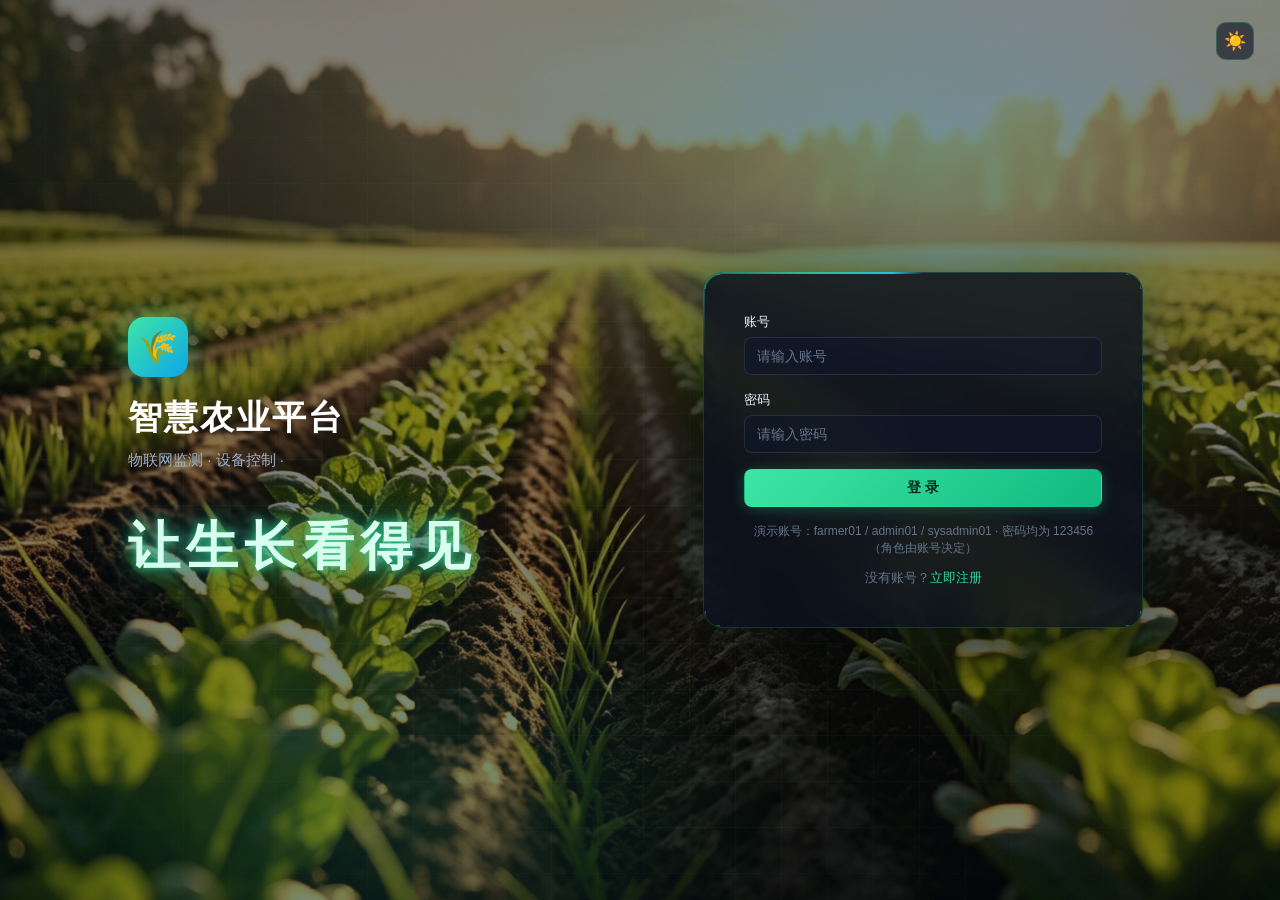
<file: frontend/devices.html>
<!DOCTYPE html>
<html lang="zh-CN">
<head>
  <meta charset="UTF-8">
  <meta name="viewport" content="width=device-width, initial-scale=1.0">
  <title>设备管理 - 智慧农业平台</title>
  <script>
    // 提前应用主题，避免加载闪烁（FOUC）
    try { document.documentElement.setAttribute('data-theme', localStorage.getItem('agri_theme') || 'dark'); } catch (e) {}
  </script>
  <link rel="stylesheet" href="assets/css/style.css">
</head>
<body data-page="devices">

  <div class="app">
    <!-- 侧边栏：由 layout.js 动态注入 -->
    <aside class="sidebar" id="sidebar"></aside>

    <div class="main">
      <!-- 顶栏：由 layout.js 动态注入 -->
      <header class="topbar" id="topbar"></header>

      <main class="content">
        <!-- 设备列表 -->
        <div class="card">
          <div class="card-header">
            <div>
              <div class="card-title">设备列表</div>
              <div class="card-sub">管理监测设备的绑定关系</div>
            </div>
            <div class="flex gap-8">
              <a class="btn btn-outline btn-sm" href="alarm.html">🔔 告警记录</a>
              <button class="btn btn-primary btn-sm" id="openAdd">＋ 添加设备</button>
            </div>
          </div>
          <div class="table-wrap">
            <table class="table">
              <thead>
                <tr>
                  <th>设备ID</th>
                  <th>设备名称</th>
                  <th>类型</th>
                  <th>绑定地块</th>
                  <th>网络地址</th>
                  <th>状态</th>
                  <th>操作</th>
                </tr>
              </thead>
              <tbody id="deviceBody"></tbody>
            </table>
          </div>
        </div>
      </main>
    </div>
  </div>

  <!-- 添加设备弹窗 -->
  <div class="modal-mask" id="addModal">
    <div class="modal">
      <div class="modal-title">添加设备</div>
      <div class="form-group">
        <label class="form-label">设备名称</label>
        <input type="text" class="form-control" id="devName" placeholder="如：土壤湿度传感器-04">
      </div>
      <div class="form-group">
        <label class="form-label">设备类型</label>
        <select class="form-control" id="devType">
          <option>土壤湿度</option>
          <option>温度</option>
          <option>亮度</option>
          <option>环境监测板</option>
          <option>灌溉设备</option>
          <option>摄像头</option>
        </select>
      </div>
      <div class="camera-fields" id="cameraFields">
        <div class="form-group">
          <label class="form-label">摄像头协议</label>
          <select class="form-control" id="devProtocol">
            <option value="mjpeg">MJPEG / HTTP</option>
            <option value="rtsp">RTSP</option>
            <option value="http">HTTP</option>
          </select>
        </div>
        <div class="form-row">
          <div class="form-group">
            <label class="form-label">用户名</label>
            <input type="text" class="form-control" id="devUsername" placeholder="如 admin">
          </div>
          <div class="form-group">
            <label class="form-label">密码</label>
            <input type="password" class="form-control" id="devPassword" placeholder="如 admin">
          </div>
        </div>
      </div>
      <div class="form-group">
        <label class="form-label">绑定地块</label>
        <select class="form-control" id="devPlot"></select>
      </div>
      <div class="form-group">
        <label class="form-label">设备 IP</label>
        <input type="text" class="form-control" id="devIp" placeholder="如 192.168.70.167">
      </div>
      <div class="form-group">
        <label class="form-label">设备端口</label>
        <input type="number" class="form-control" id="devPort" min="1" max="65535" placeholder="如 8888">
      </div>
      <div class="modal-actions">
        <button class="btn btn-outline" id="cancelAdd">取消</button>
        <button class="btn btn-primary" id="confirmAdd">确认添加</button>
      </div>
    </div>
  </div>

  <!-- 修改设备地址弹窗 -->
  <div class="modal-mask" id="editModal">
    <div class="modal">
      <div class="modal-title">修改设备地址</div>
      <div class="form-group">
        <label class="form-label">设备</label>
        <input type="text" class="form-control" id="editDevName" disabled>
      </div>
      <div class="form-row">
        <div class="form-group">
          <label class="form-label">设备 IP</label>
          <input type="text" class="form-control" id="editDevIp" placeholder="如 192.168.43.95">
        </div>
        <div class="form-group">
          <label class="form-label">设备端口</label>
          <input type="number" class="form-control" id="editDevPort" min="1" max="65535" placeholder="如 8888">
        </div>
      </div>
      <div class="modal-actions">
        <button class="btn btn-outline" id="cancelEdit">取消</button>
        <button class="btn btn-primary" id="confirmEdit">保存修改</button>
      </div>
    </div>
  </div>

  <script src="assets/js/mock.js"></script>
  <script src="assets/js/api.js"></script>
  <script src="assets/js/layout.js"></script>
  <script src="assets/js/animate.js"></script>
  <script>
    Layout.init();

    var devices = [];
    var plots = [];
    var editingDevice = null;
    var statusRefreshTimers = [];

    /* ---------- 类型徽章 ---------- */
    function typeBadge(type) {
      if (type === '灌溉设备')   return '<span class="badge badge-normal">灌溉设备</span>';
      if (type === '温度')       return '<span class="badge badge-warning">温度</span>';
      if (type === '亮度')       return '<span class="badge badge-info">亮度</span>';
      if (type === '环境监测板') return '<span class="badge badge-info">环境监测板</span>';
      if (type === '摄像头')     return '<span class="badge badge-info">摄像头</span>';
      return '<span class="badge badge-online">土壤湿度</span>';
    }

    function protocolLabel(dev) {
      if (dev.type !== '摄像头') return dev.ip && dev.port ? dev.ip + ':' + dev.port : '—';
      var proto = dev.protocol || 'mjpeg';
      var user = dev.username ? dev.username + '@' : '';
      return proto.toUpperCase() + ' · ' + user + (dev.ip || '-') + (dev.port ? ':' + dev.port : '');
    }

    /* ---------- 渲染设备列表 ---------- */
    function renderDevices() {
      var body = document.getElementById('deviceBody');
      body.innerHTML = '';

      devices.forEach(function (dev) {
        var status = dev.online
          ? '<span class="badge badge-online"><span class="dot"></span>在线</span>'
          : '<span class="badge badge-offline"><span class="dot"></span>连接失败</span>';

        var controlBtn = dev.controllable
          ? '<a class="btn btn-sm btn-outline" href="control.html">🎛️ 去控制</a>'
          : '';
        var editBtn = '<button class="btn btn-sm btn-primary" data-edit-id="' + dev.id + '">修改</button>';

        var tr = document.createElement('tr');
        tr.innerHTML =
          '<td>' + dev.id + '</td>' +
          '<td>' + dev.name + '</td>' +
          '<td>' + typeBadge(dev.type) + '</td>' +
          '<td>' + dev.plotName + '</td>' +
          '<td>' + protocolLabel(dev) + '</td>' +
          '<td>' + status + '</td>' +
          '<td><div class="flex gap-8">' + controlBtn +
          editBtn +
          '<button class="btn btn-sm btn-danger" data-unbind-id="' + dev.id + '">解绑</button></div></td>';
        body.appendChild(tr);
      });

      body.querySelectorAll('button[data-edit-id]').forEach(function (btn) {
        btn.addEventListener('click', function () {
          openEditModal(btn.getAttribute('data-edit-id'));
        });
      });
      body.querySelectorAll('button[data-unbind-id]').forEach(function (btn) {
        btn.addEventListener('click', function () {
          handleUnbind(btn.getAttribute('data-unbind-id'));
        });
      });
    }

    function refreshDevices() {
      return API.getDevices().then(function (res) {
        if (res.code !== 0) {
          Toast.error(res.msg || '设备状态刷新失败');
          return;
        }
        devices = res.data || [];
        renderDevices();
      });
    }

    function scheduleStatusRefresh() {
      statusRefreshTimers.forEach(function (timer) { clearTimeout(timer); });
      statusRefreshTimers = [1500, 4000, 8000].map(function (delay) {
        return setTimeout(refreshDevices, delay);
      });
    }

    function openEditModal(id) {
      editingDevice = devices.filter(function (d) { return d.id === id; })[0] || null;
      if (!editingDevice) return;
      document.getElementById('editDevName').value = editingDevice.name + '（' + editingDevice.id + '）';
      document.getElementById('editDevIp').value = editingDevice.ip || '';
      document.getElementById('editDevPort').value = editingDevice.port || '';
      document.getElementById('editModal').classList.add('show');
    }

    /* ---------- 解绑设备 ---------- */
    function handleUnbind(id) {
      var dev = devices.filter(function (d) { return d.id === id; })[0];
      if (!dev) return;
      if (!confirm('确定要解绑设备「' + dev.name + '」吗？')) return;

      API.unbindDevice(id).then(function () {
        devices = devices.filter(function (d) { return d.id !== id; });
        renderDevices();
        Toast.success('设备「' + dev.name + '」已解绑');
      });
    }

    /* ---------- 填充地块下拉 ---------- */
    function fillPlotSelect() {
      var sel = document.getElementById('devPlot');
      sel.innerHTML = '';
      plots.forEach(function (p) {
        var opt = document.createElement('option');
        opt.value = p.id;
        opt.textContent = p.name + '（' + p.crop + '）';
        sel.appendChild(opt);
      });
    }

    /* ---------- 弹窗控制 ---------- */
    var modal = document.getElementById('addModal');
    var editModal = document.getElementById('editModal');
    function toggleCameraFields() {
      var isCamera = document.getElementById('devType').value === '摄像头';
      document.getElementById('cameraFields').style.display = isCamera ? 'block' : 'none';
    }
    document.getElementById('devType').addEventListener('change', toggleCameraFields);
    document.getElementById('openAdd').addEventListener('click', function () {
      document.getElementById('devName').value = '';
      document.getElementById('devType').value = '土壤湿度';
      document.getElementById('devIp').value = '';
      document.getElementById('devPort').value = '';
      document.getElementById('devProtocol').value = 'mjpeg';
      document.getElementById('devUsername').value = '';
      document.getElementById('devPassword').value = '';
      toggleCameraFields();
      modal.classList.add('show');
    });
    document.getElementById('cancelAdd').addEventListener('click', function () {
      modal.classList.remove('show');
    });
    document.getElementById('cancelEdit').addEventListener('click', function () {
      editModal.classList.remove('show');
      editingDevice = null;
    });

    /* ---------- 确认添加 ---------- */
    document.getElementById('confirmAdd').addEventListener('click', function () {
      var name = document.getElementById('devName').value.trim();
      var type = document.getElementById('devType').value;
      var plotId = document.getElementById('devPlot').value;
      var ip = document.getElementById('devIp').value.trim();
      var port = parseInt(document.getElementById('devPort').value.trim(), 10);
      var protocol = document.getElementById('devProtocol').value;
      var username = document.getElementById('devUsername').value.trim();
      var password = document.getElementById('devPassword').value.trim();
      var plot = plots.filter(function (p) { return p.id === plotId; })[0];

      if (!name) { Toast.error('请输入设备名称'); return; }
      if (!ip) { Toast.error('请输入设备 IP'); return; }
      if (isNaN(port) || port < 1 || port > 65535) { Toast.error('请输入 1-65535 之间的端口'); return; }

      API.addDevice({
        name: name,
        type: type,
        plotId: plotId,
        plotName: plot ? plot.name : '-',
        ip: ip,
        port: port,
        protocol: type === '摄像头' ? protocol : null,
        username: type === '摄像头' ? username : null,
        password: type === '摄像头' ? password : null
      }).then(function (res) {
        if (res.code !== 0) { Toast.error(res.msg || '添加失败'); return; }
        devices.push(res.data);
        renderDevices();
        modal.classList.remove('show');
        Toast.success('设备「' + name + '」添加成功');
      });
    });

    /* ---------- 确认修改 ---------- */
    document.getElementById('confirmEdit').addEventListener('click', function () {
      if (!editingDevice) return;
      var currentDevice = editingDevice;
      var ip = document.getElementById('editDevIp').value.trim();
      var port = parseInt(document.getElementById('editDevPort').value.trim(), 10);
      var btn = document.getElementById('confirmEdit');

      if (!ip) { Toast.error('请输入设备 IP'); return; }
      if (isNaN(port) || port < 1 || port > 65535) { Toast.error('请输入 1-65535 之间的端口'); return; }

      btn.disabled = true;
      btn.textContent = '保存中...';
      API.updateDevice(currentDevice.id, { ip: ip, port: port }).then(function (res) {
        if (res.code !== 0) { Toast.error(res.msg || '修改失败'); return; }
        var updated = res.data;
        devices = devices.map(function (dev) {
          return dev.id === currentDevice.id ? updated : dev;
        });
        renderDevices();
        editModal.classList.remove('show');
        editingDevice = null;
        if (updated && updated.online) {
          Toast.success('地址已更新，设备在线');
        } else {
          Toast.error('地址已保存，但连接失败，设备已标记为离线');
        }
        refreshDevices();
        scheduleStatusRefresh();
      }).finally(function () {
        btn.disabled = false;
        btn.textContent = '保存修改';
      });
    });

    /* ---------- 初始化 ---------- */
    refreshDevices();
    API.getPlots().then(function (res) {
      plots = res.data;
      fillPlotSelect();
    });
  </script>
</body>
</html>
</file>
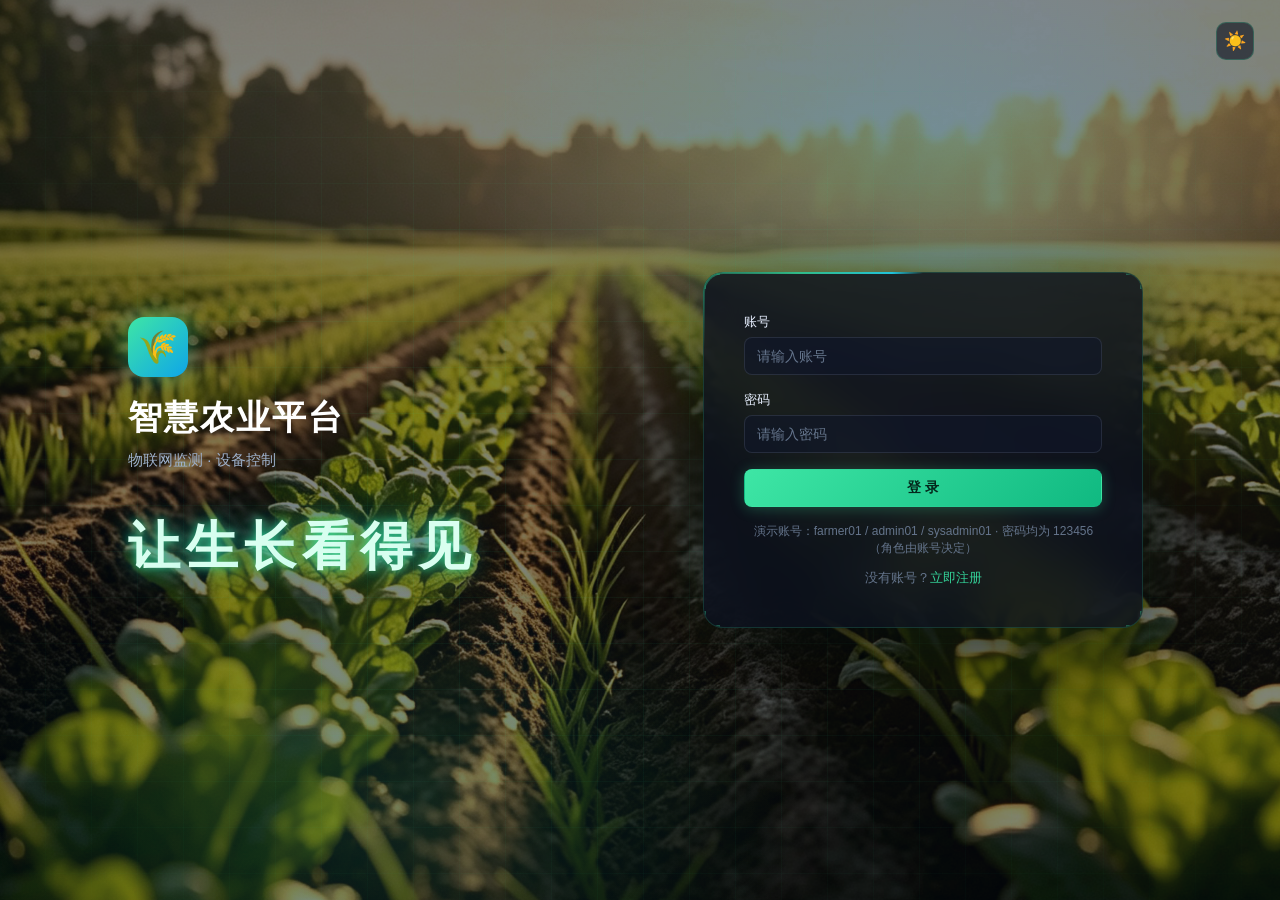
<file: frontend/game.html>
<!DOCTYPE html>
<html lang="zh-CN">
<head>
  <meta charset="UTF-8">
  <meta name="viewport" content="width=device-width, initial-scale=1.0">
  <title>农场保卫战 - 智慧农业平台</title>
  <link rel="icon" href="data:,">
  <link rel="stylesheet" href="assets/css/style.css">
  <style>
    .pvz-page {
      --pvz-ink: #332112;
      --pvz-paper: #f4d58b;
      --pvz-wood: #8a4f25;
      --pvz-leaf: #2f7d48;
      --pvz-lime: #7bd557;
      --pvz-sky: #82c7ef;
      --pvz-alert: #c0392b;
      --pvz-panel: rgba(38, 28, 17, .82);
      color: #f9f6df;
    }

    .pvz-layout {
      display: grid;
      grid-template-columns: minmax(0, 1fr) 300px;
      gap: 16px;
      align-items: start;
    }

    .pvz-hud {
      display: grid;
      grid-template-columns: repeat(2, minmax(0, 1fr));
      gap: 12px;
      margin-bottom: 16px;
    }

    .pvz-stat,
    .pvz-panel {
      border: 2px solid rgba(255, 228, 153, .34);
      border-radius: 8px;
      background:
        linear-gradient(180deg, rgba(255, 244, 190, .12), transparent 42%),
        linear-gradient(135deg, rgba(77, 47, 22, .92), rgba(29, 45, 33, .9));
      box-shadow: 0 14px 34px rgba(0, 0, 0, .26);
    }

    .pvz-stat {
      min-height: 72px;
      padding: 12px 14px;
    }

    .pvz-stat .label,
    .pvz-small-label {
      color: rgba(255, 245, 205, .74);
      font-size: 12px;
      font-weight: 800;
      letter-spacing: 0;
    }

    .pvz-stat .value {
      margin-top: 8px;
      color: #fff2a8;
      font-size: 25px;
      line-height: 1;
      font-weight: 900;
      text-shadow: 0 2px 0 rgba(61, 34, 11, .7);
    }

    .stage-wrap {
      min-width: 0;
      padding-bottom: 8px;
    }

    .stage-area {
      display: grid;
      grid-template-columns: minmax(0, 1fr) 236px;
      gap: 16px;
      align-items: start;
    }

    .stage-scale-frame {
      width: calc(800px * var(--stage-scale, 1));
      height: calc(600px * var(--stage-scale, 1));
      overflow: visible;
    }

    .battle-record-panel {
      min-height: 260px;
      padding: 14px;
    }

    .battle-record-panel .event-lines {
      max-height: 620px;
      overflow-y: auto;
    }

    .pvz-stage {
      transform: scale(var(--stage-scale, 1));
      transform-origin: top left;
      position: relative;
      width: 800px;
      height: 600px;
      overflow: hidden;
      border: 3px solid #51321c;
      border-radius: 8px;
      background: #456c35 url("assets/pvz/images/Background_0.png") center / cover no-repeat;
      box-shadow: 0 22px 48px rgba(0, 0, 0, .34);
      user-select: none;
    }

    .pvz-stage.menu-mode {
      background: #1b2a22 url("assets/pvz/images/MainMenu.png") center / cover no-repeat;
    }

    .pvz-stage.menu-mode .sun-bank,
    .pvz-stage.menu-mode .seed-bank,
    .pvz-stage.menu-mode .shovel-bank,
    .pvz-stage.menu-mode .level-banner,
    .pvz-stage.menu-mode #stageLayer {
      display: none;
    }

    .menu-screen {
      position: absolute;
      inset: 0;
      z-index: 20;
      background: url("assets/pvz/images/MainMenu.png") center / cover no-repeat;
    }

    .start-adventure {
      position: absolute;
      left: 384px;
      top: 72px;
      width: 360px;
      height: 156px;
      padding: 0;
      border: 0;
      background: url("assets/pvz/images/Buttons/SelectorScreen_Adventure_button.png") center / contain no-repeat;
      cursor: pointer;
      filter: drop-shadow(0 10px 8px rgba(0, 0, 0, .22));
    }

    .start-adventure:hover,
    .start-adventure:focus-visible {
      background-image: url("assets/pvz/images/Buttons/SelectorScreen_Adventure_highlight.png");
      outline: none;
    }

    .sun-bank {
      position: absolute;
      left: 8px;
      top: 0;
      width: 76px;
      height: 87px;
      background: url("assets/pvz/images/sun_count.png") center / contain no-repeat;
      display: flex;
      align-items: flex-end;
      justify-content: center;
      padding-bottom: 13px;
      color: #2f1c0d;
      font-size: 20px;
      font-weight: 900;
      text-shadow: 0 1px rgba(255, 255, 255, .4);
      z-index: 8;
    }

    .seed-bank {
      position: absolute;
      left: 90px;
      top: 8px;
      height: 70px;
      display: flex;
      align-items: flex-start;
      gap: 4px;
      z-index: 9;
    }

    .shovel-bank {
      position: absolute;
      left: 596px;
      top: 0;
      width: 84px;
      height: 80px;
      z-index: 9;
      border: 0;
      padding: 0;
      background: url("assets/pvz/images/ShovelBank.png") center / contain no-repeat;
      cursor: pointer;
      filter: drop-shadow(0 8px 6px rgba(0, 0, 0, .2));
    }

    .shovel-bank img {
      position: absolute;
      left: 13px;
      top: 5px;
      width: 62px;
      height: 62px;
      object-fit: contain;
      transition: transform .16s ease, filter .16s ease;
    }

    .shovel-bank:hover img,
    .shovel-bank.active img {
      transform: translateY(-7px) rotate(-8deg);
      filter: drop-shadow(0 0 8px rgba(255, 239, 155, .9));
    }

    .pvz-stage.shovel-mode .grid-cell {
      cursor: url("assets/pvz/images/Shovel.png") 32 32, pointer;
    }

    .seed-card {
      position: relative;
      width: 50px;
      height: 70px;
      padding: 0;
      border: 0;
      background: transparent;
      cursor: pointer;
      transition: transform .12s ease, filter .12s ease;
    }

    .seed-card img {
      width: 50px;
      height: 70px;
      display: block;
      image-rendering: auto;
    }

    .seed-card::after {
      content: attr(data-cost);
      position: absolute;
      left: 4px;
      right: 4px;
      bottom: 3px;
      height: 14px;
      color: #22150c;
      font-size: 11px;
      font-weight: 900;
      text-align: center;
      text-shadow: 0 1px rgba(255, 255, 255, .45);
    }

    .seed-card:hover,
    .seed-card.selected {
      transform: translateY(-5px);
      filter: drop-shadow(0 0 8px rgba(255, 238, 129, .9));
    }

    .seed-card:disabled {
      cursor: not-allowed;
      filter: grayscale(1) brightness(.52);
      transform: none;
    }

    .level-banner {
      position: absolute;
      right: 14px;
      top: 12px;
      min-width: 154px;
      padding: 8px 12px;
      border: 2px solid rgba(255, 226, 126, .66);
      border-radius: 8px;
      background: rgba(52, 31, 15, .78);
      color: #ffe99a;
      font-size: 13px;
      font-weight: 900;
      text-align: center;
      z-index: 8;
    }

    .battle-grid {
      position: absolute;
      left: 36px;
      top: 78px;
      width: 720px;
      height: 500px;
      z-index: 3;
    }

    .grid-cell {
      position: absolute;
      width: 80px;
      height: 100px;
      box-sizing: border-box;
      border: 1px solid rgba(255, 255, 255, .08);
      background: transparent;
      cursor: pointer;
    }

    .grid-cell:hover {
      outline: 2px solid rgba(255, 238, 129, .85);
      outline-offset: -2px;
      background: rgba(255, 235, 127, .12);
    }

    .grid-cell.selected-row {
      background: rgba(255, 238, 129, .1);
    }

    .row-tag {
      position: absolute;
      left: 38px;
      width: 130px;
      min-height: 32px;
      padding: 4px 8px;
      border: 1px solid rgba(255, 232, 153, .45);
      border-radius: 8px;
      background: rgba(52, 31, 15, .78);
      color: #fff7ca;
      font-size: 12px;
      font-weight: 900;
      line-height: 1.25;
      z-index: 7;
      pointer-events: none;
    }

    .row-tag span {
      display: block;
      color: rgba(255, 247, 202, .72);
      font-size: 11px;
      font-weight: 700;
      white-space: nowrap;
      overflow: hidden;
      text-overflow: ellipsis;
    }

    .plant,
    .zombie,
    .sun-token {
      position: absolute;
      z-index: 6;
      pointer-events: none;
      image-rendering: auto;
      filter: drop-shadow(0 9px 5px rgba(0, 0, 0, .24));
    }

    .plant {
      width: 72px;
      height: 72px;
      object-fit: contain;
      animation: plant-idle 1.4s ease-in-out infinite;
    }

    .plant.removing {
      animation: plant-remove .48s ease-in forwards;
    }

    .plant.wallnut {
      width: 70px;
      height: 80px;
    }

    .plant.potatomine {
      width: 68px;
      height: 54px;
    }

    .plant.squash {
      width: 78px;
      height: 70px;
      pointer-events: auto;
      cursor: pointer;
    }

    .plant.squash:hover,
    .plant.squash:focus-visible {
      filter: drop-shadow(0 0 10px rgba(255, 239, 128, .92));
      outline: none;
    }

    .plant.bomb {
      width: 74px;
      height: 62px;
    }

    .plant.chomper {
      width: 100px;
      height: 88px;
    }

    .zombie {
      width: 116px;
      height: 101px;
      object-fit: contain;
      transform-origin: 44% 82%;
      animation: zombie-step 1.55s ease-in-out infinite;
      pointer-events: auto;
      cursor: help;
    }

    .sun-token {
      width: 46px;
      height: 46px;
      animation: sun-spin 3.2s linear infinite;
      cursor: pointer;
      pointer-events: auto;
    }

    .ghost-plant {
      position: absolute;
      width: 74px;
      height: 74px;
      object-fit: contain;
      opacity: .58;
      z-index: 10;
      pointer-events: none;
      filter: drop-shadow(0 0 8px rgba(255, 247, 155, .7));
    }

    .blast {
      position: absolute;
      width: 142px;
      height: 142px;
      border-radius: 50%;
      z-index: 11;
      pointer-events: none;
      background:
        radial-gradient(circle, rgba(255, 251, 176, .98) 0 14%, rgba(255, 147, 45, .94) 15% 34%, rgba(207, 49, 31, .76) 35% 51%, rgba(207, 49, 31, 0) 70%),
        radial-gradient(circle, rgba(255, 255, 255, .7), transparent 48%);
      box-shadow: 0 0 28px rgba(255, 91, 24, .72);
      animation: blast-pop .82s ease-out both;
    }

    .blast.cherry {
      width: 210px;
      height: 210px;
      box-shadow: 0 0 38px rgba(255, 64, 24, .82), 0 0 90px rgba(255, 194, 79, .35);
      animation-duration: .98s;
    }

    .blast::after {
      content: "";
      position: absolute;
      inset: -14px;
      border: 4px solid rgba(255, 240, 137, .68);
      border-radius: inherit;
      animation: shockwave .82s ease-out both;
    }

    .stage-toast {
      position: absolute;
      left: 50%;
      bottom: 18px;
      transform: translateX(-50%);
      max-width: 520px;
      padding: 9px 14px;
      border: 2px solid rgba(255, 226, 126, .7);
      border-radius: 8px;
      background: rgba(48, 28, 12, .86);
      color: #fff2a8;
      font-size: 14px;
      font-weight: 900;
      text-align: center;
      z-index: 12;
      opacity: 0;
      transition: opacity .2s ease;
    }

    .stage-toast.show {
      opacity: 1;
    }

    .advice-box {
      position: absolute;
      left: 50%;
      top: 106px;
      width: min(470px, calc(100% - 48px));
      transform: translateX(-50%);
      padding: 14px 42px 14px 16px;
      border: 2px solid rgba(255, 226, 126, .7);
      border-radius: 10px;
      background: rgba(32, 55, 35, .95);
      box-shadow: 0 14px 32px rgba(0, 0, 0, .42);
      color: #fff7ca;
      font-size: 13px;
      line-height: 1.55;
      z-index: 13;
    }

    .advice-box[hidden] { display: none; }
    .advice-box strong { display: block; margin-bottom: 5px; color: #fff0a6; font-size: 14px; }
    .advice-close { position: absolute; right: 8px; top: 8px; border: 0; background: transparent; color: #fff0a6; font-size: 20px; cursor: pointer; }
    .advice-action { display: inline-flex; margin-top: 10px; color: #2d2515; background: #f4d58b; border-radius: 5px; padding: 5px 9px; font-weight: 800; text-decoration: none; }

    .pvz-panel {
      padding: 14px;
    }

    .selected-card {
      display: grid;
      grid-template-columns: 48px 1fr;
      gap: 10px;
      align-items: center;
      min-height: 62px;
      margin-top: 10px;
      padding: 9px;
      border: 1px solid rgba(255, 226, 126, .36);
      border-radius: 8px;
      background: rgba(18, 37, 32, .62);
    }

    .selected-card:empty {
      display: none;
    }

    .selected-card img {
      width: 42px;
      height: 58px;
      object-fit: contain;
    }

    .selected-card b {
      display: block;
      color: #fff0a6;
      font-size: 14px;
      line-height: 1.2;
    }

    .selected-card span {
      display: block;
      margin-top: 4px;
      color: rgba(255, 247, 202, .72);
      font-size: 12px;
      line-height: 1.35;
    }

    .plot-summary {
      display: grid;
      gap: 8px;
      margin-top: 10px;
    }

    .plot-summary-row {
      display: grid;
      grid-template-columns: auto 1fr auto;
      gap: 8px;
      align-items: center;
      padding: 9px 10px;
      border: 1px solid rgba(255, 232, 153, .22);
      border-radius: 8px;
      background: rgba(19, 25, 20, .54);
      color: rgba(255, 247, 222, .9);
      font-size: 12px;
      line-height: 1.35;
    }

    .plot-summary-row strong {
      color: #fff2a8;
      font-size: 13px;
    }

    .plot-summary-row em {
      color: rgba(255, 247, 202, .72);
      font-style: normal;
    }

    .plot-summary-row .status {
      padding: 2px 6px;
      border-radius: 999px;
      background: rgba(123, 213, 87, .16);
      color: #b8f39d;
      font-size: 11px;
      font-weight: 800;
      white-space: nowrap;
    }

    .plot-summary-row.warn .status { background: rgba(255, 205, 80, .16); color: #ffd66e; }
    .plot-summary-row.danger .status { background: rgba(230, 91, 73, .18); color: #ff9d8e; }

    .home-link {
      position: absolute;
      left: 12px;
      top: 12px;
      z-index: 15;
      display: inline-flex;
      align-items: center;
      gap: 6px;
      padding: 7px 12px;
      border-radius: 999px;
      border: 2px solid rgba(255, 226, 126, .58);
      background: rgba(52, 31, 15, .82);
      color: #ffe99a;
      font-size: 13px;
      font-weight: 900;
      text-decoration: none;
      box-shadow: 0 10px 16px rgba(0, 0, 0, .18);
    }

    .home-link:hover,
    .home-link:focus-visible {
      outline: none;
      transform: translateY(-1px);
      filter: brightness(1.08);
    }

    .plot-lines,
    .event-lines,
    .threat-lines {
      display: grid;
      gap: 8px;
      margin-top: 10px;
    }

    .plot-line,
    .event-line,
    .threat-line {
      padding: 9px 10px;
      border: 1px solid rgba(255, 232, 153, .22);
      border-radius: 8px;
      background: rgba(19, 25, 20, .54);
      color: rgba(255, 247, 222, .88);
      font-size: 12px;
      line-height: 1.45;
    }

    .plot-line {
      display: flex;
      justify-content: space-between;
      gap: 8px;
    }

    .plot-line b {
      color: #fff2a8;
      font-weight: 900;
      white-space: nowrap;
    }

    .threat-line strong {
      display: block;
      color: #ffd37a;
      font-size: 13px;
    }

    .event-line.success { border-color: rgba(123, 213, 87, .45); }
    .event-line.warn { border-color: rgba(255, 205, 80, .5); }
    .event-line.danger { border-color: rgba(230, 91, 73, .55); }

    .camera-box {
      display: none;
      margin-top: 10px;
      overflow: hidden;
      border: 2px solid rgba(255, 226, 126, .4);
      border-radius: 8px;
      background: #090806;
      aspect-ratio: 16 / 9;
    }

    .camera-box img {
      width: 100%;
      height: 100%;
      object-fit: cover;
      display: block;
    }

    @keyframes plant-idle {
      0%, 100% { transform: translateY(0); }
      50% { transform: translateY(-3px); }
    }

    @keyframes plant-remove {
      from { transform: translateY(0) scale(1); opacity: 1; filter: drop-shadow(0 9px 5px rgba(0, 0, 0, .24)); }
      to { transform: translateY(14px) scale(.72); opacity: 0; filter: drop-shadow(0 3px 2px rgba(0, 0, 0, 0)); }
    }

    @keyframes zombie-step {
      0%, 100% { transform: rotate(-1deg); }
      25% { transform: translateY(-2px) rotate(1deg); }
      50% { transform: rotate(-.5deg); }
      75% { transform: translateY(-1px) rotate(1deg); }
    }

    @keyframes sun-spin {
      from { transform: rotate(0deg); }
      to { transform: rotate(360deg); }
    }

    @keyframes blast-pop {
      0% { transform: scale(.18); opacity: 0; }
      18% { opacity: 1; }
      72% { opacity: .92; }
      100% { transform: scale(1.18); opacity: 0; }
    }

    @keyframes shockwave {
      from { transform: scale(.28); opacity: .85; }
      to { transform: scale(1.4); opacity: 0; }
    }

    @media (max-width: 1260px) {
      .pvz-layout {
        grid-template-columns: 1fr;
      }
    }

    @media (max-width: 980px) {
      .stage-area {
        grid-template-columns: 1fr;
      }
    }

    @media (max-width: 820px) {
      .pvz-hud {
        grid-template-columns: repeat(2, minmax(0, 1fr));
      }
    }

    @media (max-width: 560px) {
      .pvz-hud {
        grid-template-columns: 1fr;
      }
    }
  </style>
</head>
<body data-page="game">

  <div class="app">
    <aside class="sidebar" id="sidebar"></aside>

    <div class="main">
      <header class="topbar" id="topbar"></header>

      <main class="content pvz-page">
        <div class="pvz-hud">
          <div class="pvz-stat">
            <div class="label">风险僵尸</div>
            <div class="value" id="threatValue">--</div>
          </div>
          <div class="pvz-stat">
            <div class="label">在线设备</div>
            <div class="value" id="onlineValue">--</div>
          </div>
        </div>

        <div class="pvz-layout">
          <section class="stage-wrap">
            <div class="stage-area">
              <div class="stage-scale-frame" id="stageScaleFrame">
                <div class="pvz-stage menu-mode" id="pvzStage">
              <div class="seed-bank" id="seedBank"></div>
              <button class="shovel-bank" id="shovelBank" type="button" aria-label="铲除植物">
                <img src="assets/pvz/images/Shovel.png" alt="">
              </button>
              <div class="level-banner" id="levelBanner">单关卡 · 真实农田同步</div>
              <a class="home-link" href="index.html">← 返回首页</a>
              <div id="stageLayer"></div>
              <div class="menu-screen" id="menuScreen">
                <button class="start-adventure" id="startAdventure" type="button" aria-label="开始游戏"></button>
              </div>
              <div class="stage-toast" id="stageToast"></div>
              <section class="advice-box" id="adviceBox" hidden aria-live="polite">
                <button class="advice-close" id="adviceClose" type="button" aria-label="关闭农事建议">×</button>
                <strong>农事建议</strong>
                <div id="adviceText"></div>
                <a class="advice-action" id="adviceAction" hidden></a>
              </section>
                </div>
              </div>
              <aside class="pvz-panel battle-record-panel">
                <div class="pvz-small-label">战斗记录</div>
                <div class="event-lines" id="eventLines"></div>
              </aside>
            </div>
          </section>

          <aside class="pvz-panel">
            <div class="pvz-small-label">地块总览</div>
            <div class="plot-lines" id="plotLines"></div>

            <div class="camera-box" id="cameraBox">
              <img id="cameraImg" alt="摄像头实时画面">
            </div>

            <div class="pvz-small-label" style="margin-top:16px;">当前选择</div>
            <div class="selected-card" id="selectedPlotCard"></div>

            <div class="pvz-small-label" style="margin-top:16px;">当前风险</div>
            <div class="threat-lines" id="threatLines"></div>
          </aside>
        </div>
      </main>
    </div>
  </div>

  <script src="assets/js/mock.js"></script>
  <script src="assets/js/api.js"></script>
  <script src="assets/js/layout.js"></script>
  <script src="assets/js/animate.js"></script>
  <script>
    Layout.init();

    var ASSET = 'assets/pvz/';
    var ROWS = 5;
    var COLS = 9;
    var GRASS_LEFT = 36;
    var GRASS_TOP = 78;
    var CELL_W = 80;
    var CELL_H = 100;

    var state = {
      phase: 'menu',
      plots: [],
      devices: [],
      alarms: [],
      thresholds: {},
      realtime: {},
      selectedPlotId: null,
      selectedCard: null,
      tool: 'inspect',
      hoverCell: null,
      targetCell: null,
      placedPlants: [],
      hiddenDevicePlants: [],
      removingMapped: [],
      effects: [],
      nextEffectId: 1,
      frame: 0,
      adviceLoading: false,
      pendingOps: {},
      events: []
    };

    var plantFrames = {
      waterOn: ['images/Peashooter/Peashooter_0.png', 'images/Peashooter/Peashooter_1.png', 'images/Peashooter/Peashooter_2.png', 'images/Peashooter/Peashooter_3.png'],
      advice: ['images/Squash/Squash/Squash-1.png'],
      temperature: ['images/PotatoMine/PotatoMineInit.png'],
      humidity: ['images/WallNut/Wallnut_0.png'],
      light: ['images/Sunflower/Sunflower_0.png', 'images/Sunflower/Sunflower_1.png', 'images/Sunflower/Sunflower_2.png', 'images/Sunflower/Sunflower_3.png'],
      alarmAll: ['images/CherryBomb/CherryBomb-1.png', 'images/CherryBomb/CherryBomb-7.png'],
      camera: ['images/Chomper/Chomper/Chomper_0.png']
    };

    var zombieFrames = {
      normal: ['images/NormalZombie/Zombie/Zombie_0.png', 'images/NormalZombie/Zombie/Zombie_1.png', 'images/NormalZombie/Zombie/Zombie_2.png', 'images/NormalZombie/Zombie/Zombie_3.png'],
      cone: ['images/ConeheadZombie/ConeheadZombie/ConeheadZombie_0.png', 'images/ConeheadZombie/ConeheadZombie/ConeheadZombie_1.png', 'images/ConeheadZombie/ConeheadZombie/ConeheadZombie_2.png', 'images/ConeheadZombie/ConeheadZombie/ConeheadZombie_3.png'],
      bucket: ['images/BucketheadZombie/BucketheadZombie/BucketheadZombie_0.png', 'images/BucketheadZombie/BucketheadZombie/BucketheadZombie_1.png', 'images/BucketheadZombie/BucketheadZombie/BucketheadZombie_2.png', 'images/BucketheadZombie/BucketheadZombie/BucketheadZombie_3.png']
    };

    var cards = [
      { key: 'waterOn', name: '豌豆射手', action: '灌溉设备专属坑位', cost: 50, card: 'images/Cards/card_peashooter.png' },
      { key: 'temperature', name: '土豆雷', action: '温度传感器专属坑位', cost: 0, card: 'images/Cards/card_potatomine.png' },
      { key: 'humidity', name: '坚果墙', action: '湿度传感器专属坑位', cost: 0, card: 'images/Cards/card_wallnut.png' },
      { key: 'light', name: '向日葵', action: '光照传感器专属坑位', cost: 0, card: 'images/Cards/card_sunflower.png' },
      { key: 'camera', name: '大嘴花', action: '视频监控专属坑位', cost: 0, card: 'images/Cards/card_chomper.png' },
      { key: 'alarmAll', name: '樱桃炸弹', action: '清理本行全部告警', cost: 125, card: 'images/Cards/card_cherrybomb.png' }
    ];

    var sounds = {
      select: ASSET + 'sound/seedlift.ogg',
      plant: ASSET + 'sound/plant.ogg',
      buzzer: ASSET + 'sound/buzzer.ogg',
      tap: ASSET + 'sound/tap.ogg',
      siren: ASSET + 'sound/siren.ogg',
      shovel: ASSET + 'sound/shovel.ogg',
      cherry: ASSET + 'sound/cherrybomb.ogg',
      gulp: ASSET + 'sound/gulp.ogg',
      bleep: ASSET + 'sound/bleep.ogg',
      splat: [ASSET + 'sound/splat0.ogg', ASSET + 'sound/splat1.ogg', ASSET + 'sound/splat2.ogg'],
      chomp: [ASSET + 'sound/chomp0.ogg', ASSET + 'sound/chomp1.ogg', ASSET + 'sound/chomp2.ogg'],
      ready: ASSET + 'sound/readysetplant.ogg'
    };

    var music = {
      menu: new Audio(ASSET + 'music/start0.mp3'),
      battle: new Audio(ASSET + 'music/grasswalk0.mp3'),
      current: null,
      unlocked: false
    };

    music.menu.loop = true;
    music.battle.loop = true;
    music.menu.volume = 0.34;
    music.battle.volume = 0.32;

    function esc(s) {
      return String(s == null ? '' : s).replace(/&/g, '&amp;').replace(/</g, '&lt;').replace(/>/g, '&gt;').replace(/"/g, '&quot;');
    }

    function img(path) { return ASSET + path; }
    function frame(list) { return img(list[state.frame % list.length]); }

    function playSound(key) {
      try {
        var src = sounds[key];
        if (Array.isArray(src)) src = src[Math.floor(Math.random() * src.length)];
        var audio = new Audio(src);
        audio.volume = key === 'siren' ? 0.18 : 0.28;
        audio.play().catch(function () {});
      } catch (e) {}
    }

    function playMusic(name) {
      var next = music[name];
      if (!next) return;
      if (music.current && music.current !== next) {
        music.current.pause();
        music.current.currentTime = 0;
      }
      music.current = next;
      next.play().then(function () {
        music.unlocked = true;
      }).catch(function () {});
    }

    function unlockMusic() {
      if (music.unlocked) return;
      playMusic(state.phase === 'play' ? 'battle' : 'menu');
    }

    function operationPending(key) { return !!state.pendingOps[key]; }
    function beginOperation(key) {
      if (operationPending(key)) return false;
      state.pendingOps[key] = true;
      return true;
    }
    function finishOperation(key) { delete state.pendingOps[key]; }

    function showStage(text) {
      var el = document.getElementById('stageToast');
      el.textContent = text;
      el.classList.add('show');
      clearTimeout(showStage.timer);
      showStage.timer = setTimeout(function () { el.classList.remove('show'); }, 1800);
    }

    function number(v) {
      if (v === null || v === undefined || v === '' || isNaN(Number(v))) return null;
      return Number(v);
    }

    function metric(plot, key) {
      if (!plot || plot.empty) return null;
      var rt = state.realtime[plot.id] || {};
      var rv = number(rt[key]);
      if (rv !== null) return rv;
      return number(plot[key]);
    }

    function visibleRows() {
      var rows = state.plots.slice(0, ROWS);
      while (rows.length < ROWS) {
        rows.push({ id: '__empty_' + rows.length, name: '待绑定地块', crop: '未接入', area: '--', empty: true });
      }
      return rows;
    }

    function devicesOf(plotId) {
      return state.devices.filter(function (d) { return String(d.plotId) === String(plotId); });
    }

    function deviceByTypes(plotId, types) {
      var list = devicesOf(plotId);
      for (var i = 0; i < list.length; i++) {
        if (types.indexOf(list[i].type) !== -1) return list[i];
      }
      return null;
    }

    function irrigationDevice(plotId) {
      var list = devicesOf(plotId);
      for (var i = 0; i < list.length; i++) {
        if (list[i].controllable || list[i].type === '灌溉设备') return list[i];
      }
      return null;
    }

    function temperatureDevice(plotId) { return deviceByTypes(plotId, ['温度']); }
    function humidityDevice(plotId) { return deviceByTypes(plotId, ['土壤湿度', '湿度']); }
    function lightDevice(plotId) { return deviceByTypes(plotId, ['光照', '亮度']); }
    function cameraDevice(plotId) { return deviceByTypes(plotId, ['摄像头']); }

    var plantSlots = [
      { key: 'advice', col: 0, name: '倭瓜', action: 'AI 农事建议', fixed: true, className: 'squash' },
      { key: 'waterOn', col: 1, name: '豌豆射手', action: '灌溉设备', device: irrigationDevice, running: true },
      { key: 'temperature', col: 2, name: '土豆雷', action: '温度传感器', device: temperatureDevice, className: 'potatomine' },
      { key: 'humidity', col: 3, name: '坚果墙', action: '湿度传感器', device: humidityDevice, className: 'wallnut' },
      { key: 'light', col: 4, name: '向日葵', action: '光照传感器', device: lightDevice },
      { key: 'camera', col: 5, name: '大嘴花', action: '视频监控', device: cameraDevice, className: 'chomper' }
    ];

    function slotForColumn(col) {
      for (var i = 0; i < plantSlots.length; i++) if (plantSlots[i].col === col) return plantSlots[i];
      return null;
    }

    function slotPlant(plot, slot, row) {
      if (!plot || plot.empty || !slot) return null;
      if (slot.fixed) return { key: slot.key, plotId: plot.id, row: row, col: slot.col, virtual: true, fixed: true, title: slot.action, className: slot.className || '' };
      var manual = manualPlantAt({ plotId: plot.id, row: row, col: slot.col });
      if (manual) return manual;
      var device = slot.device(plot.id);
      if (!device || !device.online || (slot.running && !device.running) || isDevicePlantHidden(plot.id, device.id)) return null;
      return { key: slot.key, plotId: plot.id, row: row, col: slot.col, deviceId: device.id, virtual: true, title: device.name + '：已开启', className: slot.className || '' };
    }

    function devicePlantAt(cell) {
      var plot = plotById(cell.plotId);
      var slot = slotForColumn(cell.col);
      return plot && slot ? slotPlant(plot, slot, cell.row) : null;
    }

    function pendingAlarms(plotId) {
      return state.alarms.filter(function (a) { return String(a.plotId) === String(plotId) && a.status === '未处理'; });
    }

    function threat(label, zombie, severity, message, alarmId) {
      return { label: label, zombie: zombie, severity: severity, message: message, alarmId: String(alarmId) };
    }

    function threatsFor(plot) {
      if (!plot || plot.empty) return [];
      return pendingAlarms(plot.id).map(function (alarm) {
        var severe = alarm.level === '严重' || /人体|入侵|离线|严重/.test(alarm.type || '');
        return threat(
          severe ? '铁桶告警僵尸' : '告警僵尸',
          severe ? 'bucket' : 'normal',
          severe ? 22 : 14,
          (alarm.type || '告警') + ' · ' + (alarm.value || '-'),
          alarm.id
        );
      });
    }

    function selectedPlot() {
      var rows = visibleRows();
      for (var i = 0; i < rows.length; i++) {
        if (rows[i].id === state.selectedPlotId) return rows[i];
      }
      return rows[0] || null;
    }

    function cardByKey(key) {
      for (var i = 0; i < cards.length; i++) {
        if (cards[i].key === key) return cards[i];
      }
      return null;
    }

    function cardEnabled(card) {
      var plot = selectedPlot();
      return !!(plot && !plot.empty && card);
    }

    function plotById(plotId) {
      var rows = visibleRows();
      for (var i = 0; i < rows.length; i++) {
        if (String(rows[i].id) === String(plotId)) return rows[i];
      }
      return null;
    }

    function plantClassFor(key) {
      if (key === 'alarmAll') return 'bomb';
      if (key === 'camera') return 'chomper';
      if (key === 'temperature') return 'potatomine';
      if (key === 'humidity') return 'wallnut';
      return '';
    }

    function canPlantOnCell(cell) {
      if (!cell) return false;
      if (cell.col > 5) {
        showStage('植物请种在左侧防线');
        playSound('buzzer');
        return false;
      }
      return true;
    }

    function visibleRowIndex(plotId) {
      var rows = visibleRows();
      for (var i = 0; i < rows.length; i++) {
        if (String(rows[i].id) === String(plotId)) return i;
      }
      return -1;
    }

    function deviceForPlant(key, plot) {
      if (key === 'waterOn') return irrigationDevice(plot.id);
      if (key === 'camera') return cameraDevice(plot.id);
      return null;
    }

    function plantRowKey(plotId, row, key) {
      return String(plotId) + ':' + String(row) + ':' + String(key);
    }

    function manualPlantInRow(plot, row) {
      for (var i = state.placedPlants.length - 1; i >= 0; i--) {
        var plant = state.placedPlants[i];
        if (String(plant.plotId) === String(plot.id) && plant.row === row && !plant.removing) return plant;
      }
      return null;
    }

    function activePlantInRow(plot, row) {
      return manualPlantInRow(plot, row);
    }

    function hasManualPlantTypeInRow(plot, row, key) {
      for (var i = 0; i < state.placedPlants.length; i++) {
        var plant = state.placedPlants[i];
        if (String(plant.plotId) === String(plot.id) && plant.row === row && plant.key === key && !plant.removing) return true;
      }
      return false;
    }

    function hasPlantTypeInRow(plot, row, key) {
      return hasManualPlantTypeInRow(plot, row, key);
    }

    function placePlant(key, plot, cell, title, device) {
      if (!cell || !plot || plot.empty) return null;
      if (manualPlantAt(cell)) {
        playSound('buzzer');
        showStage('这个格子已经种有植物，请先用铲子清除');
        return null;
      }
      var plant = {
        key: key,
        plotId: plot.id,
        row: cell.row,
        col: cell.col,
        deviceId: device ? device.id : null,
        title: title || cardByKey(key).action,
        time: Date.now()
      };
      state.placedPlants.push(plant);
      renderBoard();
      return plant;
    }

    function showAdvice(text, action) {
      var box = document.getElementById('adviceBox');
      var content = document.getElementById('adviceText');
      var link = document.getElementById('adviceAction');
      content.textContent = text;
      if (action && action.text && action.href) {
        link.textContent = action.text;
        link.href = action.href;
        link.hidden = false;
      } else {
        link.textContent = '';
        link.removeAttribute('href');
        link.hidden = true;
      }
      box.hidden = false;
    }

    function requestAdvice(plotId) {
      if (state.adviceLoading) return;
      var plot = plotById(plotId);
      if (!plot || plot.empty) return;
      state.adviceLoading = true;
      var temp = metric(plot, 'temp');
      var hum = metric(plot, 'humidity');
      var lux = metric(plot, 'lux');
      var question = '生成农事建议：请给' + plot.name + '的' + (plot.crop || '作物') + '提供一条农事建议。当前温度 ' + (temp === null ? '--' : temp.toFixed(1) + '℃') + '，湿度 ' + (hum === null ? '--' : hum.toFixed(1) + '%') + '，光照 ' + (lux === null ? '--' : Math.round(lux) + ' lx') + '。';
      var player = window.Layout && Layout.getUser ? Layout.getUser() : null;
      var username = player ? (player.username || player.name || 'game-user') : 'game-user';
      showAdvice('正在获取农事建议…');
      try {
        API.getChatReply(username, [{ role: 'user', content: question }], null).then(function (res) {
          if (!res || res.code !== 0 || !res.data || typeof res.data.answer !== 'string') {
            throw new Error((res && res.msg) || '农事建议返回异常');
          }
          var action = res.data.actions || res.data.action;
          if (Array.isArray(action)) action = action[0];
          showAdvice(res.data.answer, action);
        }).catch(function (e) {
          showAdvice((e && e.message) || '暂时无法获取农事建议，请稍后再试。');
        }).finally(function () {
          state.adviceLoading = false;
        });
      } catch (e) {
        state.adviceLoading = false;
        showAdvice((e && e.message) || '暂时无法获取农事建议，请稍后再试。');
      }
    }

    function addEffect(type, row, col) {
      var effect = {
        id: state.nextEffectId++,
        type: type,
        row: row,
        col: col
      };
      state.effects.push(effect);
      renderBoard();
      setTimeout(function () {
        state.effects = state.effects.filter(function (e) { return e.id !== effect.id; });
        if (state.phase === 'play') renderBoard();
      }, type === 'cherry' ? 1050 : 760);
    }

    function addEvent(text, type) {
      state.events.unshift({ text: text, type: type || 'success', time: new Date().toLocaleTimeString('zh-CN', { hour12: false }) });
      state.events = state.events.slice(0, 7);
      renderEvents();
    }

    function manualPlantAt(cell) {
      for (var i = state.placedPlants.length - 1; i >= 0; i--) {
        var p = state.placedPlants[i];
        if (String(p.plotId) === String(cell.plotId) && p.row === cell.row && p.col === cell.col && !p.removing) return p;
      }
      return null;
    }

    function devicePlantKey(plotId, deviceId) {
      return String(plotId) + ':' + String(deviceId);
    }

    function isDevicePlantHidden(plotId, deviceId) {
      return state.hiddenDevicePlants.indexOf(devicePlantKey(plotId, deviceId)) !== -1;
    }

    function hideDevicePlant(plotId, deviceId) {
      var key = devicePlantKey(plotId, deviceId);
      if (state.hiddenDevicePlants.indexOf(key) === -1) state.hiddenDevicePlants.push(key);
    }

    function linkedPlantAt(cell) {
      var plot = plotById(cell.plotId);
      var slot = slotForColumn(cell.col);
      if (!plot || plot.empty || !slot) return null;
      if (slot.fixed) return slotPlant(plot, slot, cell.row);
      var manual = manualPlantAt(cell);
      if (manual) return manual;
      var device = slot.device ? slot.device(plot.id) : null;
      if (!device || !device.online || (slot.running && !device.running)) return null;
      return { key: slot.key, plotId: plot.id, row: cell.row, col: slot.col, deviceId: device.id, virtual: true, title: device.name + '：已开启', className: slot.className || '' };
    }

    function mappedDeviceAt(plot, col) {
      if (!plot || plot.empty) return null;
      if (col === 1) {
        var sensors = devicesOf(plot.id).filter(function (d) { return !d.controllable && d.type !== '摄像头'; });
        return sensors[0] || null;
      }
      if (col === 2) return irrigationDevice(plot.id);
      if (col === 3) return cameraDevice(plot.id);
      return null;
    }

    function setTool(tool) {
      state.tool = tool;
      state.hoverCell = null;
      document.getElementById('pvzStage').classList.toggle('shovel-mode', tool === 'shovel');
      var shovel = document.getElementById('shovelBank');
      if (shovel) shovel.classList.toggle('active', tool === 'shovel');
      if (state.phase === 'play') renderBoard();
    }

    function clearSelection() {
      state.selectedCard = null;
      setTool('inspect');
      renderCards();
    }

    function removeManualPlant(cell, onRemoved) {
      var plant = manualPlantAt(cell);
      if (!plant) return false;
      plant.removing = true;
      playSound('shovel');
      renderBoard();
      setTimeout(function () {
        state.placedPlants = state.placedPlants.filter(function (p) { return p !== plant; });
        if (state.phase === 'play') renderBoard();
        if (onRemoved) onRemoved(plant);
      }, 480);
      return true;
    }

    function clearCell(cell) {
      var plot = plotById(cell.plotId);
      var plant = linkedPlantAt(cell);
      if (!plot || plot.empty || !plant) {
        playSound('buzzer');
        showStage('这里没有可铲除的植物');
        return;
      }

      if (plant.fixed) {
        playSound('buzzer');
        showStage('倭瓜是固定的农事建议标识，不能铲除');
        return;
      }

      function removeLinkedPlant() {
        if (plant.virtual) {
          renderBoard();
          afterRemove();
          return;
        }
        if (plant.row === cell.row && plant.col === cell.col) {
          removeManualPlant(cell, afterRemove);
          return;
        }
        plant.removing = true;
        playSound('shovel');
        renderBoard();
        setTimeout(function () {
          state.placedPlants = state.placedPlants.filter(function (p) { return p !== plant; });
          if (state.phase === 'play') renderBoard();
          afterRemove();
        }, 480);
      }

      function afterRemove() {
        if (plant.virtual && plant.deviceId) hideDevicePlant(plot.id, plant.deviceId);
        if (plant.key === 'camera') hideCamera();
        var slot = slotForColumn(plant.col);
        var deviceName = slot && !slot.fixed ? slot.action : '设备';
        addEvent(deviceName + '已关闭', 'warn');
        showStage(deviceName + '已关闭');
      }

      if (plant.deviceId && plant.key === 'waterOn') {
        var closeKey = 'irrigation:' + plant.deviceId;
        if (!beginOperation(closeKey)) {
          showStage('灌溉设备正在切换，请稍候');
          return;
        }
        API.controlIrrigation(plant.deviceId, 'off').then(function (res) {
          if (res.code !== 0) throw new Error(res.msg || '关闭灌溉设备失败');
          removeLinkedPlant();
          loadAll(false);
        }).catch(function (e) {
          playSound('buzzer');
          addEvent(e.message || '关闭灌溉设备失败', 'danger');
          showStage('设备关闭失败，植物未铲除');
        }).finally(function () {
          finishOperation(closeKey);
        });
        return;
      }

      removeLinkedPlant();
    }

    function renderStats() {
      var rows = visibleRows().filter(function (p) { return !p.empty; });
      var threatCount = 0;
      rows.forEach(function (plot) { threatCount += threatsFor(plot).length; });
      var online = state.devices.filter(function (d) { return d.online; }).length;
      document.getElementById('threatValue').textContent = threatCount;
      document.getElementById('onlineValue').textContent = online + '/' + state.devices.length;
      document.getElementById('levelBanner').textContent = '单关卡 · ' + rows.length + ' 个真实地块';
    }

    function plantSprite(kind, row, col, extraClass, title, plotId) {
      var x = GRASS_LEFT + col * CELL_W + 6;
      var y = GRASS_TOP + row * CELL_H + 18;
      var cls = 'plant ' + (extraClass || '');
      var target = plotId ? ' data-plot="' + esc(plotId) + '" data-row="' + row + '" data-col="' + col + '"' : '';
      var advice = kind === 'advice' ? ' data-advice-plot="' + esc(plotId) + '" tabindex="0" role="button" aria-label="获取农事建议"' : '';
      return '<img class="' + cls + '" src="' + esc(frame(plantFrames[kind])) + '" alt="" title="' + esc(title || '') + '"' + target + advice + ' style="left:' + x + 'px;top:' + y + 'px;">';
    }

    function removingKey(plotId, col) {
      return plotId + ':' + col;
    }

    function isRemovingMapped(plotId, col) {
      return state.removingMapped.indexOf(removingKey(plotId, col)) !== -1;
    }

    function mappedPlantClass(baseClass, plotId, col) {
      return (baseClass ? baseClass + ' ' : '') + (isRemovingMapped(plotId, col) ? 'removing' : '');
    }

    function zombieSprite(kind, row, col, title, alarmId, yOffset) {
      var x = GRASS_LEFT + col * CELL_W - 26;
      var y = GRASS_TOP + row * CELL_H + 6 + (yOffset || 0);
      var delay = -((row * 0.19) + (col * 0.11)).toFixed(2);
      return '<img class="zombie" src="' + esc(frame(zombieFrames[kind])) + '" alt="" data-alarm-id="' + esc(alarmId) + '" data-alert="' + esc(title || '') + '" title="' + esc(title || '') + '" style="left:' + x + 'px;top:' + y + 'px;animation-delay:' + delay + 's;">';
    }

    function showZombieAlert(text) {
      if (text && state.tool === 'inspect') showStage(text);
    }

    function mappedPlants(plot, row) {
      if (!plot || plot.empty) return '';
      var html = '';
      plantSlots.forEach(function (slot) {
        var plant = slotPlant(plot, slot, row);
        if (plant) html += plantSprite(plant.key, row, slot.col, 'device-plant ' + (plant.className || slot.className || ''), plant.title, plot.id);
      });
      return html;
    }

    function placedPlantSprites(row) {
      var html = '';
      state.placedPlants.forEach(function (plant) {
        if (plant.row !== row) return;
        var cls = plantClassFor(plant.key) + (plant.removing ? ' removing' : '');
        html += plantSprite(plant.key, plant.row, plant.col, cls, plant.title, plant.plotId);
      });
      return html;
    }

    function effectSprites(row) {
      var html = '';
      state.effects.forEach(function (effect) {
        if (effect.row !== row) return;
        var size = effect.type === 'cherry' ? 210 : 104;
        var x = GRASS_LEFT + effect.col * CELL_W + (CELL_W - size) / 2;
        var y = GRASS_TOP + effect.row * CELL_H + (CELL_H - size) / 2;
        html += '<div class="blast ' + esc(effect.type) + '" style="left:' + x + 'px;top:' + y + 'px;"></div>';
      });
      return html;
    }

    function renderBoard() {
      var rows = visibleRows();
      var html = '';

      for (var r = 0; r < ROWS; r++) {
        var plot = rows[r];
        var tagTop = GRASS_TOP + r * CELL_H + 8;
        var crop = plot.empty ? '未接入专业版地块' : ((plot.crop || '未设置作物') + ' · 设备 ' + devicesOf(plot.id).length + ' 台');
        html += '<div class="row-tag" style="top:' + tagTop + 'px;">' + esc(plot.name) + '<span>' + esc(crop) + '</span></div>';
        for (var c = 0; c < COLS; c++) {
          var selected = plot.id === state.selectedPlotId ? ' selected-row' : '';
          html += '<button class="grid-cell' + selected + '" type="button" data-plot="' + esc(plot.id) + '" data-row="' + r + '" data-col="' + c + '" style="left:' + (GRASS_LEFT + c * CELL_W) + 'px;top:' + (GRASS_TOP + r * CELL_H) + 'px;"></button>';
        }
        html += mappedPlants(plot, r);
        html += placedPlantSprites(r);

        var threats = threatsFor(plot);
        for (var z = 0; z < threats.length; z++) {
          var zombieTitle = threats[z].label + '：' + threats[z].message;
          var zombieCol = 6 + (z % 3);
          html += zombieSprite(threats[z].zombie, r, zombieCol, zombieTitle, threats[z].alarmId, Math.floor(z / 3) * 18);
        }
        html += effectSprites(r);
      }

      document.getElementById('stageLayer').innerHTML = html;
    }

    function updateStageScale() {
      var area = document.querySelector('.stage-area');
      var frame = document.getElementById('stageScaleFrame');
      var rail = document.querySelector('.battle-record-panel');
      if (!area || !frame || !rail) return;
      var stacked = window.matchMedia('(max-width: 980px)').matches;
      var gap = parseFloat(window.getComputedStyle(area).gap) || 16;
      var available = stacked ? area.clientWidth : area.clientWidth - rail.offsetWidth - gap;
      var scale = Math.min(1.55, Math.max(.65, available / 800));
      frame.style.setProperty('--stage-scale', scale);
      frame.style.width = (800 * scale) + 'px';
      frame.style.height = (600 * scale) + 'px';
    }

    function cellFromElement(el) {
      var cell = el && el.closest ? el.closest('.grid-cell') : null;
      if (!cell || !document.getElementById('stageLayer').contains(cell)) return null;
      return { row: Number(cell.getAttribute('data-row')), col: Number(cell.getAttribute('data-col')), plotId: cell.getAttribute('data-plot') };
    }

    function handleGridClick(cell) {
      if (!cell) return;
      state.targetCell = cell;
      state.selectedPlotId = cell.plotId;
      if (state.tool === 'shovel') {
        clearCell(cell);
      } else if (state.tool === 'plant' && state.selectedCard) {
        applySelectedCard(cell);
      } else {
        renderPanel();
      }
    }

    function bindBoardInteractions() {
      var layer = document.getElementById('stageLayer');
      layer.addEventListener('click', function (event) {
        var squash = event.target.closest && event.target.closest('[data-advice-plot]');
        if (squash && layer.contains(squash)) {
          event.stopPropagation();
          requestAdvice(squash.getAttribute('data-advice-plot'));
          return;
        }
        handleGridClick(cellFromElement(event.target));
      });
      layer.addEventListener('keydown', function (event) {
        var squash = event.target.closest && event.target.closest('[data-advice-plot]');
        if (squash && (event.key === 'Enter' || event.key === ' ')) {
          event.preventDefault();
          requestAdvice(squash.getAttribute('data-advice-plot'));
        }
      });
      layer.addEventListener('pointerover', function (event) {
        var zombie = event.target.closest && event.target.closest('.zombie');
        if (zombie && layer.contains(zombie)) showZombieAlert(zombie.getAttribute('data-alert'));
        var cell = cellFromElement(event.target);
        if (cell && state.tool === 'plant' && state.selectedCard) state.hoverCell = cell;
      });
      layer.addEventListener('pointerleave', function () { state.hoverCell = null; });
      layer.addEventListener('contextmenu', function (event) {
        event.preventDefault();
        clearSelection();
        renderPanel();
      });
    }

    function renderCards() {
      var bank = document.getElementById('seedBank');
      bank.innerHTML = cards.map(function (card) {
        var active = state.tool === 'plant' && card.key === state.selectedCard ? ' selected' : '';
        return '<button class="seed-card' + active + '" type="button" data-key="' + card.key + '" data-cost="' + card.cost + '" title="' + esc(card.name + ' · ' + card.action) + '">' +
          '<img src="' + esc(img(card.card)) + '" alt="' + esc(card.name) + '">' +
        '</button>';
      }).join('');

      bank.querySelectorAll('.seed-card').forEach(function (btn) {
        btn.addEventListener('click', function () {
          state.selectedCard = btn.getAttribute('data-key');
          setTool('plant');
          playSound('select');
          renderAll();
        });
      });
      document.getElementById('shovelBank').classList.toggle('active', state.tool === 'shovel');
    }

    function renderPanel() {
      var plot = selectedPlot();
      var card = cardByKey(state.selectedCard);
      var detail = document.getElementById('plotLines');
      var threats = document.getElementById('threatLines');
      var selected = document.getElementById('selectedPlotCard');

      selected.innerHTML = '';
      if (state.tool === 'plant' && card) {
        selected.innerHTML =
          '<img src="' + esc(img(card.card)) + '" alt="' + esc(card.name) + '">' +
          '<div><b>' + esc(card.name) + '</b><span>' + esc(card.action) + ' · 请放置在' + ((slotForCard(card.key) || {}).col + 1) + '号坑位</span></div>';
      } else if (state.tool === 'shovel') {
        selected.innerHTML =
          '<img src="' + esc(img('images/Shovel.png')) + '" alt="铲子">' +
          '<div><b>铲子</b><span>点击已种植物，关闭其对应设备；倭瓜不可铲除。</span></div>';
      }

      if (!plot || plot.empty) {
        detail.innerHTML = '<div class="plot-line"><span>状态</span><b>未绑定</b></div>';
        threats.innerHTML = '<div class="threat-line"><strong>暂无数据</strong>等待专业版新增地块后同步。</div>';
        hideCamera();
        return;
      }

      var rows = visibleRows().filter(function (p) { return !p.empty; });
      var temp = metric(plot, 'temp');
      var hum = metric(plot, 'humidity');
      var lux = metric(plot, 'lux');
      var devs = devicesOf(plot.id);
      var online = devs.filter(function (d) { return d.online; }).length;
      var alarms = pendingAlarms(plot.id);
      var irrig = irrigationDevice(plot.id);

      detail.innerHTML = rows.map(function (item) {
        var itemTemp = metric(item, 'temp');
        var itemHum = metric(item, 'humidity');
        var itemLux = metric(item, 'lux');
        var itemDevs = devicesOf(item.id);
        var itemOnline = itemDevs.filter(function (d) { return d.online; }).length;
        var itemAlarms = pendingAlarms(item.id).length;
        return '<div class="plot-summary-row">' +
          '<strong>' + esc(item.name) + '</strong>' +
          '<em>湿度 ' + (itemHum === null ? '--' : itemHum.toFixed(1) + '%') + ' · 温度 ' + (itemTemp === null ? '--' : itemTemp.toFixed(1) + '℃') + ' · 亮度 ' + (itemLux === null ? '--' : Math.round(itemLux) + ' lx') + ' · 告警 ' + itemAlarms + '</em>' +
          '<span class="status">' + itemOnline + '/' + itemDevs.length + '</span>' +
        '</div>';
      }).join('');

      var ts = threatsFor(plot);
      threats.innerHTML = ts.length
        ? ts.map(function (t) { return '<div class="threat-line"><strong>' + esc(t.label) + '</strong>' + esc(t.message) + '</div>'; }).join('')
        : '<div class="threat-line"><strong>防线稳定</strong>当前地块没有越阈值风险或未处理告警。</div>';
    }

    function renderEvents() {
      var box = document.getElementById('eventLines');
      if (!state.events.length) {
        box.innerHTML = '<div class="event-line">等待实时数据同步</div>';
        return;
      }
      box.innerHTML = state.events.map(function (e) {
        return '<div class="event-line ' + esc(e.type) + '">' + esc(e.time) + ' · ' + esc(e.text) + '</div>';
      }).join('');
    }

    function renderAll() {
      if (!state.selectedPlotId && state.plots.length) state.selectedPlotId = state.plots[0].id;
      renderStats();
      renderCards();
      if (state.phase === 'play') renderBoard();
      renderPanel();
      renderEvents();
    }

    function startGame() {
      state.phase = 'play';
      state.hoverCell = null;
      setTool('plant');
      document.getElementById('pvzStage').classList.remove('menu-mode');
      document.getElementById('menuScreen').style.display = 'none';
      playMusic('battle');
      playSound('ready');
      renderAll();
      showStage('准备，安放，开战！');
    }

    function spend() {
      return true;
    }

    function refund() {}

    function applySelectedCard(cell) {
      var card = cardByKey(state.selectedCard);
      cell = cell || state.targetCell;
      if (!card || !cell) return;
      var plot = plotById(cell.plotId) || selectedPlot();
      if (!plot || plot.empty) {
        playSound('buzzer');
        showStage('这一行还没有绑定真实地块');
        return;
      }
      if (!canPlantOnCell(cell)) return;
      if (card.key === 'alarmAll') return plantChili(plot, card, cell);

      var slot = slotForColumn(cell.col);
      if (!slot || slot.key !== card.key) {
        playSound('buzzer');
        showStage('请放置在' + ((slotForCard(card.key) || {}).col + 1) + '号坑位');
        return;
      }

      var existing = manualPlantAt(cell);
      if (existing) {
        playSound('buzzer');
        showStage('这个专属坑位已有' + cardByKey(existing.key).name + '，请先用铲子关闭');
        return;
      }

      var device = slot.device ? slot.device(plot.id) : null;
      if (!device || !device.online) {
        playSound('buzzer');
        showStage(device ? device.name + '设备当前离线' : '该地块没有' + card.action);
        return;
      }

      if (card.key === 'waterOn') return plantIrrigation(plot, card, cell);
      if (card.key === 'camera') return plantCamera(plot, card, cell);

      placeDevicePlant(plot, card, cell, device);
    }

    function slotForCard(key) {
      for (var i = 0; i < plantSlots.length; i++) if (plantSlots[i].key === key) return plantSlots[i];
      return null;
    }

    function placeDevicePlant(plot, card, cell, device) {
      if (!placePlant(card.key, plot, cell, '已开启：' + device.name, device)) return;
      playSound('plant');
      addEvent(device.name + '已成功开启', 'success');
      showStage('已成功开启' + device.name);
    }

    function plantIrrigation(plot, card, cell) {
      var dev = irrigationDevice(plot.id);
      if (!dev || !dev.online) {
        playSound('buzzer');
        showStage('该地块没有在线灌溉设备');
        return;
      }
      var openKey = 'irrigation:' + dev.id;
      if (!beginOperation(openKey)) {
        showStage('灌溉设备正在切换，请稍候');
        return;
      }
      if (!spend(card.cost)) {
        finishOperation(openKey);
        return;
      }
      API.controlIrrigation(dev.id, 'on').then(function (res) {
        if (res.code !== 0) throw new Error(res.msg || '开启灌溉设备失败');
        playSound('plant');
        if (!placePlant(card.key, plot, cell, '已开启：' + dev.name, dev)) return;
        addEvent(dev.name + '已成功开启', 'success');
        showStage('已成功开启' + dev.name);
        return loadAll(false);
      }).catch(function (e) {
        refund(card.cost);
        playSound('buzzer');
        addEvent(e.message || '开启灌溉设备失败', 'danger');
        showStage('设备开启失败，未种植植物');
      }).finally(function () {
        finishOperation(openKey);
      });
    }

    function plantCamera(plot, card, cell) {
      var dev = cameraDevice(plot.id);
      if (!dev || !dev.online) {
        playSound('buzzer');
        showStage('该地块没有在线摄像头');
        return;
      }
      if (!spend(card.cost)) return;
      var box = document.getElementById('cameraBox');
      var image = document.getElementById('cameraImg');
      image.src = API.isSimulatorMode() ? API.getSimulatorCameraSource() : 'api/camera/mjpeg?deviceId=' + encodeURIComponent(dev.id) + '&_=' + Date.now();
      box.style.display = 'block';
      playSound('chomp');
      if (!placePlant(card.key, plot, cell, '已启用：' + dev.name, dev)) return;
      addEvent(dev.name + '已成功开启', 'success');
      showStage('已成功开启' + dev.name);
      renderAll();
    }

    function currentHandlerName() {
      var user = window.Layout && Layout.getUser ? Layout.getUser() : null;
      return user ? ((user.roleName || '用户') + '·' + (user.name || user.username || '用户')) : '演示用户';
    }

    function plantChili(plot, card, cell) {
      var row = visibleRowIndex(plot.id);
      if (row < 0) {
        playSound('buzzer');
        showStage('无法定位当前地块所在战场行');
        return;
      }
      var alarms = pendingAlarms(plot.id);
      if (!alarms.length) {
        playSound('buzzer');
        showStage('该地块没有未处理告警');
        return;
      }
      var cherryKey = 'cherry:' + plot.id + ':' + row;
      if (!beginOperation(cherryKey)) {
        showStage('该行报警正在处理中，请稍候');
        return;
      }
      if (!spend(card.cost)) {
        finishOperation(cherryKey);
        return;
      }

      API.resolvePlotAlarms(plot.id, { handler: currentHandlerName() }).then(function (res) {
        if (!res || res.code !== 0) throw new Error((res && res.msg) || '批量处理告警失败');
        var resolved = (res.data && res.data.resolvedAlarmIds) || [];
        if (!resolved.length) throw new Error('该地块告警状态已变化，请刷新后重试');
        playSound('cherry');
        playSound('siren');
        var bomb = { key: card.key, plotId: plot.id, row: row, col: 6, title: '已处理 ' + resolved.length + ' 条告警', time: Date.now() };
        state.placedPlants.push(bomb);
        for (var col = 1; col <= 8; col += 2) addEffect('cherry', row, col);
        return loadAll(false).then(function () {
          renderBoard();
          setTimeout(function () {
            state.placedPlants = state.placedPlants.filter(function (p) { return p !== bomb; });
            if (state.phase === 'play') renderBoard();
          }, 220);
          addEvent(plot.name + ' 樱桃炸弹已处理 ' + resolved.length + ' 条告警', 'success');
          showStage('樱桃炸弹爆炸，告警已同步处理');
        });
      }).catch(function (e) {
        refund(card.cost);
        playSound('buzzer');
        addEvent(e.message || '告警同步失败', 'danger');
        showStage('告警处理失败，僵尸仍保留');
        return loadAll(false);
      }).finally(function () {
        finishOperation(cherryKey);
      });
    }

    function hideCamera() {
      var box = document.getElementById('cameraBox');
      var imgEl = document.getElementById('cameraImg');
      box.style.display = 'none';
      imgEl.removeAttribute('src');
    }

    function loadRealtimeForPlots() {
      return Promise.all(state.plots.slice(0, ROWS).map(function (plot) {
        return API.getRealtime(plot.id).then(function (res) {
          if (res && res.code === 0) state.realtime[plot.id] = res.data || {};
        }).catch(function () {
          state.realtime[plot.id] = {};
        });
      }));
    }

    function loadAll(showToast) {
      return Promise.all([API.getPlots(), API.getDevices(), API.getThresholds(), API.getAlarms()]).then(function (all) {
        state.plots = all[0].data || [];
        state.devices = all[1].data || [];
        state.thresholds = all[2].data || {};
        state.alarms = all[3].data || [];
        if (!state.selectedPlotId && state.plots.length) state.selectedPlotId = state.plots[0].id;
        return loadRealtimeForPlots();
      }).then(function () {
        renderAll();
        if (!state.events.length) addEvent(API.isSimulatorMode() ? '模拟数据已加载到五行草坪' : '真实数据已同步到五行草坪', 'success');
        if (showToast) Toast.success('游戏版数据已刷新');
      }).catch(function (e) {
        addEvent(e.message || '数据同步失败', 'danger');
        Toast.error(e.message || '数据加载失败');
        renderAll();
      });
    }

    setInterval(function () {
      state.frame += 1;
    }, 180);

    setInterval(function () {
      loadAll(false);
    }, 20000);

    document.addEventListener('visibilitychange', function () {
      if (!document.hidden) loadAll(false);
    });
    window.addEventListener('focus', function () { loadAll(false); });
    document.getElementById('adviceClose').addEventListener('click', function () {
      document.getElementById('adviceBox').hidden = true;
    });
    document.getElementById('startAdventure').addEventListener('click', startGame);
    bindBoardInteractions();
    if (window.ResizeObserver) new ResizeObserver(updateStageScale).observe(document.querySelector('.stage-area'));
    window.addEventListener('resize', updateStageScale);
    updateStageScale();
    document.addEventListener('pointerdown', unlockMusic, { once: true });
    document.getElementById('shovelBank').addEventListener('click', function () {
      setTool(state.tool === 'shovel' ? 'inspect' : 'shovel');
      playSound('select');
      renderAll();
    });
    playMusic('menu');
    loadAll(false);
  </script>
</body>
</html>
</file>
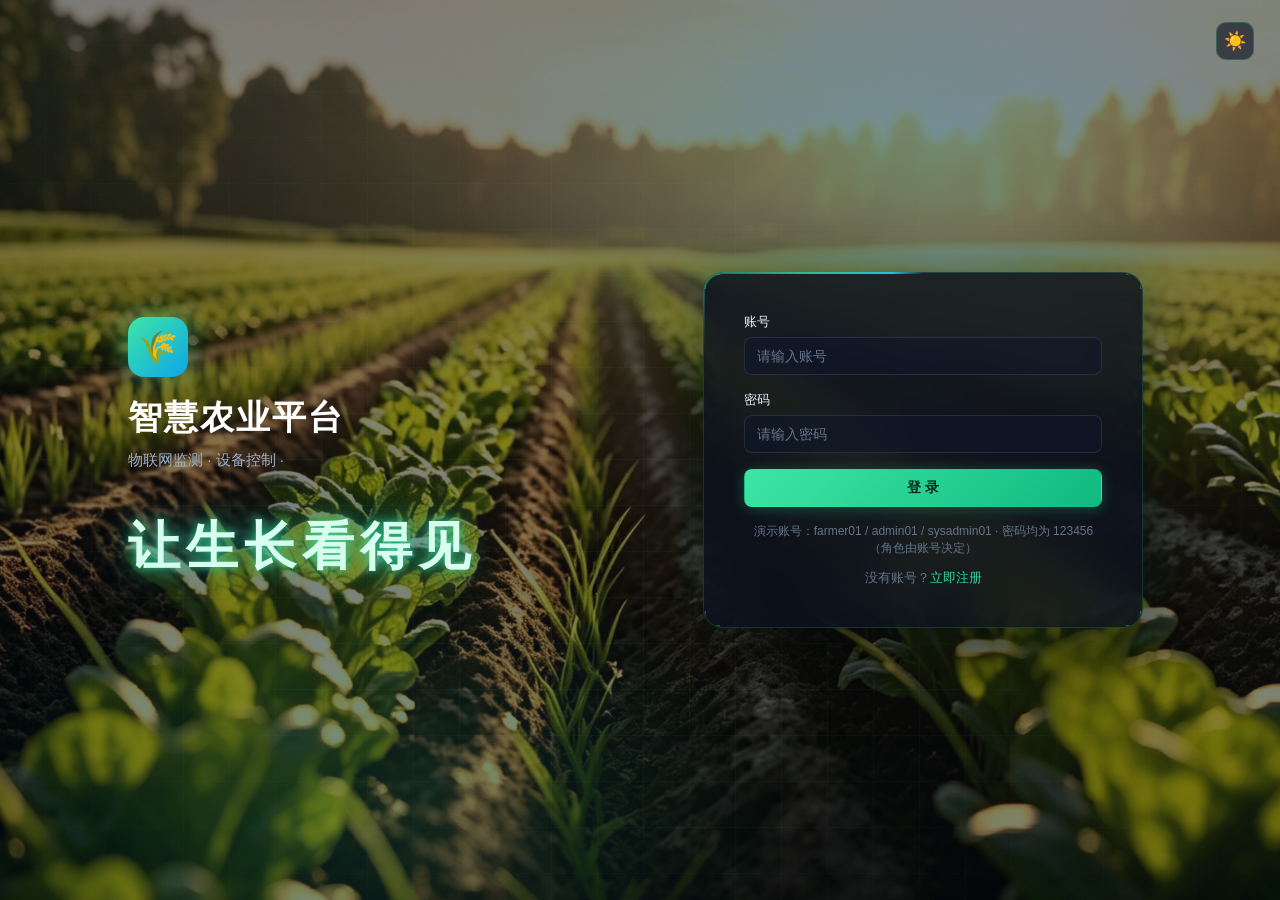
<file: frontend/history.html>
<!DOCTYPE html>
<html lang="zh-CN">
<head>
  <meta charset="UTF-8">
  <meta name="viewport" content="width=device-width, initial-scale=1.0">
  <title>历史趋势 - 智慧农业平台</title>
  <script>
    // 提前应用主题，避免加载闪烁（FOUC）
    try { document.documentElement.setAttribute('data-theme', localStorage.getItem('agri_theme') || 'dark'); } catch (e) {}
  </script>
  <link rel="stylesheet" href="assets/css/style.css">
  <script src="assets/vendor/echarts.min.js"></script>
</head>
<body data-page="history">

  <div class="app">
    <!-- 侧边栏：由 layout.js 动态注入 -->
    <aside class="sidebar" id="sidebar"></aside>

    <div class="main">
      <!-- 顶栏：由 layout.js 动态注入 -->
      <header class="topbar" id="topbar"></header>

      <main class="content">
        <!-- 查询工具条 -->
        <div class="card" style="padding:14px 20px;">
          <div class="flex-between items-center" style="flex-wrap:wrap;gap:12px;">
            <div class="flex items-center gap-8">
              <span class="text-secondary" style="font-weight:600">监测地块</span>
              <select class="form-control" id="plotSelect" style="width:220px"></select>
            </div>
            <div class="flex gap-8" id="windowGroup">
              <button class="btn btn-sm btn-outline" data-win="1m">1 分钟</button>
              <button class="btn btn-sm btn-primary" data-win="30m">30 分钟</button>
              <button class="btn btn-sm btn-outline" data-win="24h">24 小时</button>
              <span class="text-muted" style="border-left:1px solid rgba(148,163,184,.2);margin:0 6px;"></span>
              <button class="btn btn-sm btn-outline" data-days="7">近 7 天</button>
              <button class="btn btn-sm btn-outline" data-days="14">近 14 天</button>
              <button class="btn btn-sm btn-outline" data-days="30">近 30 天</button>
            </div>
          </div>
        </div>

        <!-- 温度趋势 -->
        <div class="card mt-20">
          <div class="card-header">
            <div>
              <div class="card-title">温度趋势</div>
              <div class="card-sub">单位：℃</div>
            </div>
          </div>
          <div id="chartTemp" class="chart-box"></div>
        </div>

        <!-- 湿度趋势 -->
        <div class="card mt-20">
          <div class="card-header">
            <div>
              <div class="card-title">土壤湿度趋势</div>
              <div class="card-sub">单位：%</div>
            </div>
          </div>
          <div id="chartHum" class="chart-box"></div>
        </div>

        <!-- 亮度趋势 -->
        <div class="card mt-20">
          <div class="card-header">
            <div>
              <div class="card-title">亮度趋势</div>
              <div class="card-sub">单位：lux</div>
            </div>
          </div>
          <div id="chartLux" class="chart-box"></div>
        </div>
      </main>
    </div>
  </div>

  <script src="assets/js/mock.js"></script>
  <script src="assets/js/api.js"></script>
  <script src="assets/js/layout.js"></script>
  <script src="assets/js/animate.js"></script>
  <script>
    Layout.init();

    var selectedPlotId = null;
    var charts = {};
    // 当前视图：{ key:'window'|'days', val:'1m'|'30m'|'24h' 或天数 }
    var view = { key: 'window', val: '30m' };
    var refreshTimer = null;

    var COLOR_TEMP = '#fbbf24';  // 温度：暖橙（暗底提亮）
    var COLOR_HUM  = '#38bdf8';  // 湿度：水蓝（暗底提亮）
    var COLOR_LUX  = '#34d399';  // 亮度：翠绿（暗底提亮）

    /* ---------- 颜色工具：hex 转 rgba / 面积渐变 ---------- */
    function hexToRgba(hex, a) {
      var r = parseInt(hex.slice(1, 3), 16);
      var g = parseInt(hex.slice(3, 5), 16);
      var b = parseInt(hex.slice(5, 7), 16);
      return 'rgba(' + r + ',' + g + ',' + b + ',' + a + ')';
    }
    function areaGradient(color) {
      return new echarts.graphic.LinearGradient(0, 0, 0, 1, [
        { offset: 0, color: hexToRgba(color, .25) },
        { offset: 1, color: hexToRgba(color, 0) }
      ]);
    }

    function cssVar(name) {
      return getComputedStyle(document.documentElement).getPropertyValue(name).trim();
    }

    /* ---------- ECharts 通用折线图配置（单指标，一轴一图） ---------- */
    function lineOption(title, unit, color, dates, values) {
      var textColor = cssVar('--text') || '#e7efff';
      var mutedColor = cssVar('--text-muted') || '#64748b';
      return {
        title: { text: title, left: 0, top: 0, textStyle: { fontSize: 13, fontWeight: 600, color: textColor } },
        tooltip: {
          trigger: 'axis',
          backgroundColor: 'rgba(14, 23, 40, .96)',
          borderColor: 'rgba(52, 211, 153, .35)',
          borderWidth: 1,
          padding: [8, 12],
          textStyle: { color: '#e7efff', fontSize: 12 },
          formatter: function (ps) {
            var p = ps[0];
            return p.axisValue + '<br/>' + p.marker + ' ' + p.seriesName + '　' + p.value + unit;
          }
        },
        grid: { left: 8, right: 16, top: 34, bottom: 20, containLabel: true },
        xAxis: {
          type: 'category',
          data: dates,
          boundaryGap: false,
          axisLine: { lineStyle: { color: 'rgba(148, 163, 184, .25)' } },
          axisTick: { show: false },
          axisLabel: { color: mutedColor, fontSize: 10, hideOverlap: true }
        },
        yAxis: {
          type: 'value',
          scale: true,
          axisLine: { show: false },
          axisTick: { show: false },
          axisLabel: { color: mutedColor, fontSize: 11 },
          splitLine: { lineStyle: { color: 'rgba(148, 163, 184, .08)' } }
        },
        series: [{
          name: title,
          type: 'line',
          data: values,
          smooth: true,
          showSymbol: false,
          symbol: 'circle',
          symbolSize: 6,
          lineStyle: { width: 2, color: color },
          itemStyle: { color: color },
          areaStyle: { color: areaGradient(color) },
          animationDuration: 900,
          animationEasing: 'cubicOut'
        }]
      };
    }

    function renderChart(id, option) {
      var dom = document.getElementById(id);
      if (!window.echarts || !dom) return;
      if (!charts[id]) charts[id] = echarts.init(dom);
      charts[id].setOption(option, true);
    }

    window.addEventListener('resize', function () {
      Object.keys(charts).forEach(function (k) { charts[k].resize(); });
    });

    window.addEventListener('agri:themechange', loadHistory);

    /* ---------- 加载历史曲线 ---------- */
    function loadHistory() {
      if (!selectedPlotId) return;
      var days = (view.key === 'days') ? view.val : null;
      var win  = (view.key === 'window') ? view.val : null;
      API.getHistory(selectedPlotId, days, win).then(function (res) {
        if (!res || res.code !== 0 || !res.data) return;
        var d = res.data;
        renderChart('chartTemp', lineOption('温度（℃）', '℃', COLOR_TEMP, d.dates, d.temp));
        renderChart('chartHum', lineOption('土壤湿度（%）', '%', COLOR_HUM, d.dates, d.humidity));
        renderChart('chartLux', lineOption('亮度（lux）', ' lux', COLOR_LUX, d.dates, d.lux));
      });
    }

    /* ---------- 短时窗口实时刷新：1/30 分钟每 5 秒、24 小时每 15 秒 ---------- */
    function startAutoRefresh() {
      stopAutoRefresh();
      if (view.key === 'window') {
        var ms = (view.val === '24h') ? 15000 : 5000;
        refreshTimer = setInterval(loadHistory, ms);
      }
    }
    function stopAutoRefresh() {
      if (refreshTimer) { clearInterval(refreshTimer); refreshTimer = null; }
    }

    /* ---------- 事件 ---------- */
    document.getElementById('plotSelect').addEventListener('change', function () {
      selectedPlotId = this.value;
      loadHistory();
    });

    document.getElementById('windowGroup').querySelectorAll('button').forEach(function (btn) {
      btn.addEventListener('click', function () {
        var win = btn.getAttribute('data-win');
        view = win
          ? { key: 'window', val: win }
          : { key: 'days', val: parseInt(btn.getAttribute('data-days'), 10) };
        document.getElementById('windowGroup').querySelectorAll('button').forEach(function (b) {
          b.className = 'btn btn-sm ' + (b === btn ? 'btn-primary' : 'btn-outline');
        });
        startAutoRefresh();
        loadHistory();
      });
    });

    /* ---------- 初始化 ---------- */
    API.getPlots().then(function (res) {
      var sel = document.getElementById('plotSelect');
      res.data.forEach(function (p) {
        var opt = document.createElement('option');
        opt.value = p.id;
        opt.textContent = p.name + '（' + p.crop + '）';
        sel.appendChild(opt);
      });
      selectedPlotId = res.data[0].id;
      startAutoRefresh();
      loadHistory();
    });
  </script>
</body>
</html>
</file>
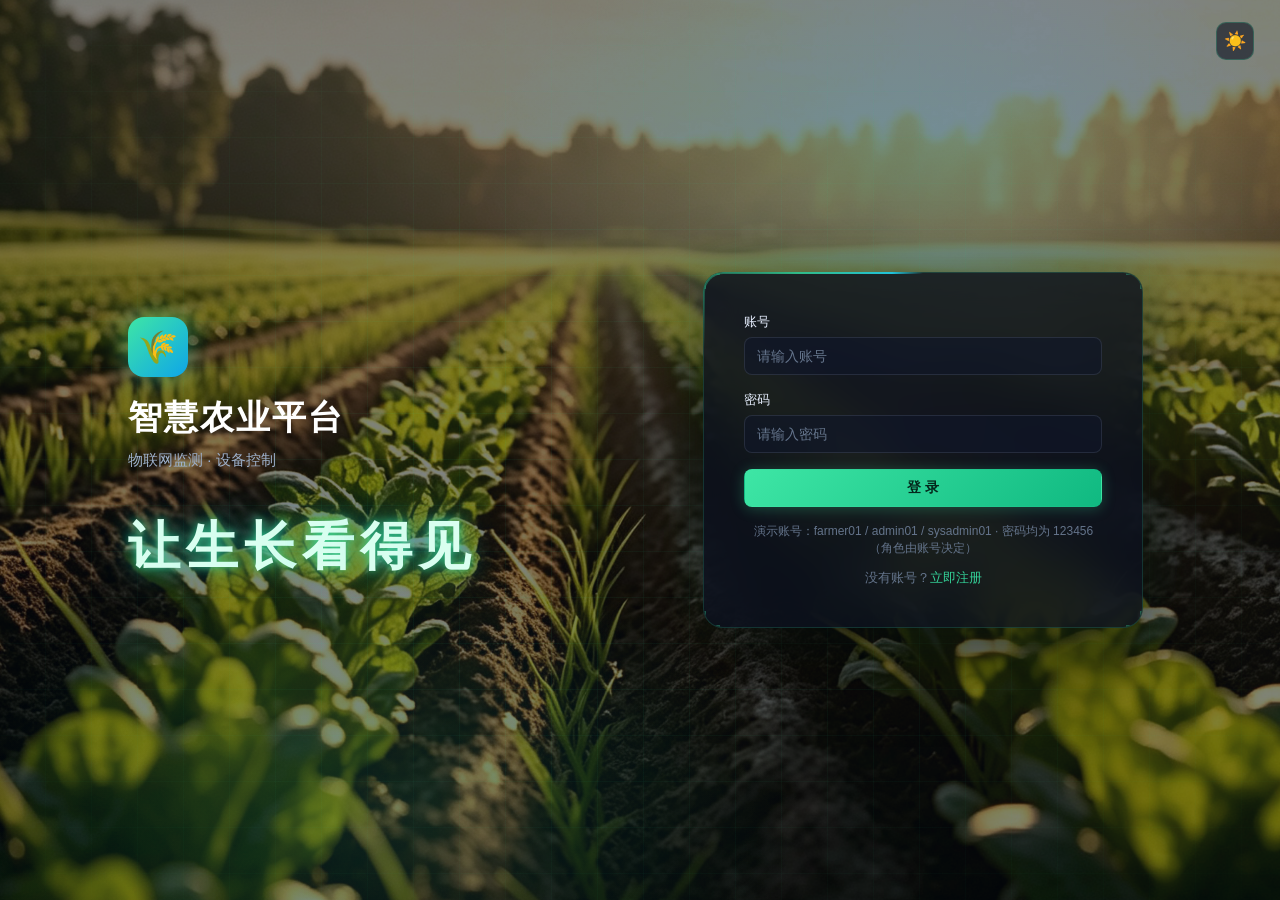
<file: frontend/login.html>
<!DOCTYPE html>
<html lang="zh-CN">
<head>
  <meta charset="UTF-8">
  <meta name="viewport" content="width=device-width, initial-scale=1.0">
  <title>登录 - 智慧农业平台</title>
  <script>
    // 提前应用主题，避免加载闪烁（FOUC）
    try { document.documentElement.setAttribute('data-theme', localStorage.getItem('agri_theme') || 'dark'); } catch (e) {}
  </script>
  <link rel="stylesheet" href="assets/css/style.css">
</head>
<body>

  <div class="login-page">
    <div class="login-fx" id="loginFx">
      <div class="login-grid"></div>
      <div class="login-scan"></div>
    </div>

    <!-- 主题切换（右上角浮动） -->
    <button class="theme-toggle" data-theme-toggle aria-label="切换主题">☀️</button>

    <div class="login-layout">
      <!-- 左侧：品牌 + 标语文字动画（常驻） -->
      <div class="login-left">
        <div class="login-brand">
          <div class="logo-big">🌾</div>
          <h1>智慧农业平台</h1>
          <p>物联网监测 · 设备控制 · 告警 · 智能问答</p>
        </div>
        <div class="login-slogan" id="loginSlogan">
          <div class="slogan-text" id="sloganText">让生长看得见</div>
        </div>
      </div>

      <!-- 右侧：登录面板（一直显示） -->
      <div class="login-panel">
        <div class="login-shimmer"></div>

        <!-- 登录视图 -->
        <div id="loginView">
          <!-- 账号密码 -->
          <div class="form-group">
            <label class="form-label">账号</label>
            <input type="text" class="form-control" id="username" placeholder="请输入账号">
          </div>
          <div class="form-group">
            <label class="form-label">密码</label>
            <input type="password" class="form-control" id="password" placeholder="请输入密码">
          </div>

          <button class="btn btn-primary btn-block" id="loginBtn">登 录</button>

          <div class="login-hint">演示账号：farmer01 / admin01 / sysadmin01 · 密码均为 123456（角色由账号决定）</div>
          <div class="login-switch">没有账号？<a id="toRegister">立即注册</a></div>
        </div>

        <!-- 注册视图（仅预留接口，后端接入后开放） -->
        <div id="registerView" style="display:none">
          <!-- 身份选择 -->
          <div class="login-role" id="regRoleTabs">
            <div class="role-tab active" data-role="farmer">农户</div>
            <div class="role-tab" data-role="admin">农场管理员</div>
            <div class="role-tab" data-role="sysadmin">系统管理员</div>
          </div>

          <div class="form-group">
            <label class="form-label">账号</label>
            <input type="text" class="form-control" id="regUsername" placeholder="请输入账号">
          </div>
          <div class="form-group">
            <label class="form-label">密码</label>
            <input type="password" class="form-control" id="regPassword" placeholder="请输入密码">
          </div>
          <div class="form-group">
            <label class="form-label">确认密码</label>
            <input type="password" class="form-control" id="regConfirm" placeholder="请再次输入密码">
          </div>

          <button class="btn btn-primary btn-block" id="registerBtn">注 册</button>

          <div class="login-hint">模拟模式可提交注册申请并由管理员审核；真实模式按后端规则处理</div>
          <div class="login-switch">已有账号？<a id="toLogin">返回登录</a></div>
        </div>
      </div>
    </div>
  </div>

  <script src="assets/js/mock.js"></script>
  <script src="assets/js/api.js"></script>
  <script src="assets/js/layout.js"></script>
  <script src="assets/js/animate.js"></script>
  <script>
    var regRole = 'farmer';

    /* ===== 登录页动效初始化：背景粒子 + 左侧标语/品牌文字动画（常驻，面板不延迟登场） ===== */
    (function initLoginFx() {
      // 漂浮粒子（萤火，始终运行）
      var fx = document.getElementById('loginFx');
      if (fx) {
        var palette = ['52,211,153', '34,211,238'];
        var count = 28;
        for (var i = 0; i < count; i++) {
          var p = document.createElement('span');
          p.className = 'login-particle';
          var c = palette[i % palette.length];
          var size = 3 + Math.random() * 6;
          p.style.left = (Math.random() * 100).toFixed(2) + '%';
          p.style.width = size.toFixed(1) + 'px';
          p.style.height = size.toFixed(1) + 'px';
          p.style.background = 'radial-gradient(circle, rgba(' + c + ',.95), rgba(' + c + ',.3) 55%, transparent 75%)';
          p.style.animationDuration = (6 + Math.random() * 8).toFixed(2) + 's';
          p.style.animationDelay = (Math.random() * 8).toFixed(2) + 's';
          p.style.opacity = 0;
          fx.appendChild(p);
        }
      }

      // 左侧标语：逐字浮现（常驻，不淡出）
      var sloganText = document.getElementById('sloganText');
      if (sloganText) {
        var s = sloganText.textContent;
        sloganText.textContent = '';
        for (var k = 0; k < s.length; k++) {
          var sc = document.createElement('span');
          sc.className = 'ch';
          sc.textContent = s[k];
          sc.style.animationDelay = (0.15 + k * 0.08).toFixed(2) + 's';
          sloganText.appendChild(sc);
        }
      }

      // 品牌标题「智慧农业平台」逐字浮现（页面加载即播放）
      var h1 = document.querySelector('.login-brand h1');
      if (h1) {
        var title = h1.textContent;
        h1.textContent = '';
        for (var j = 0; j < title.length; j++) {
          var ch = document.createElement('span');
          ch.className = 'ch';
          ch.textContent = title[j];
          ch.style.animationDelay = (0.25 + j * 0.09).toFixed(2) + 's';
          h1.appendChild(ch);
        }
      }

      // 副标题打字机（保留闪烁光标）
      var sub = document.querySelector('.login-brand p');
      if (sub) {
        var text = sub.textContent;
        sub.textContent = '';
        var node = document.createTextNode('');
        sub.appendChild(node);
        var idx = 0;
        var speed = 45;
        function typeSub() {
          if (idx < text.length) {
            node.textContent += text[idx++];
            setTimeout(typeSub, speed);
          }
        }
        setTimeout(typeSub, 600);
      }
    })();

    /* ---------- 登录 / 注册视图切换 ---------- */
    function showLogin() {
      document.getElementById('loginView').style.display = '';
      document.getElementById('registerView').style.display = 'none';
    }
    function showRegister() {
      document.getElementById('loginView').style.display = 'none';
      document.getElementById('registerView').style.display = '';
    }
    document.getElementById('toRegister').addEventListener('click', showRegister);
    document.getElementById('toLogin').addEventListener('click', showLogin);

    /* ---------- 注册身份切换 ---------- */
    document.getElementById('regRoleTabs').querySelectorAll('.role-tab').forEach(function (tab) {
      tab.addEventListener('click', function () {
        document.getElementById('regRoleTabs').querySelectorAll('.role-tab').forEach(function (t) {
          t.classList.remove('active');
        });
        tab.classList.add('active');
        regRole = tab.getAttribute('data-role');
      });
    });

    /* ---------- 登录 ---------- */
    function doLogin() {
      var username = document.getElementById('username').value.trim();
      var password = document.getElementById('password').value.trim();
      if (!username || !password) {
        Toast.error('请输入账号和密码');
        return;
      }

      var btn = document.getElementById('loginBtn');
      btn.disabled = true;
      btn.classList.add('loading');

      API.login(username, password).then(function (res) {
        if (res.code === 0) {
          Layout.setUser({ username: res.data.username, name: res.data.name, roleName: res.data.roleName, role: res.data.role });
          Toast.success('欢迎，' + res.data.name);
          document.querySelector('.login-page').classList.add('success');
          if (window.API && typeof API.showPageLoader === 'function') {
            API.showPageLoader(['正在进入数据总览', '正在加载首页数据', '正在同步最新状态']);
          }
          setTimeout(function () { location.href = 'index.html'; }, 550);
        } else {
          Toast.error(res.msg || '登录失败');
          btn.disabled = false;
          btn.classList.remove('loading');
        }
      });
    }

    document.getElementById('loginBtn').addEventListener('click', doLogin);
    document.getElementById('password').addEventListener('keydown', function (e) {
      if (e.key === 'Enter') doLogin();
    });
    document.getElementById('username').addEventListener('keydown', function (e) {
      if (e.key === 'Enter') doLogin();
    });

    /* ---------- 注册（仅预留接口） ---------- */
    function doRegister() {
      var username = document.getElementById('regUsername').value.trim();
      var password = document.getElementById('regPassword').value.trim();
      var confirm = document.getElementById('regConfirm').value.trim();
      if (!username || !password) {
        Toast.error('请输入账号和密码');
        return;
      }
      if (password !== confirm) {
        Toast.error('两次输入的密码不一致');
        return;
      }

      var btn = document.getElementById('registerBtn');
      btn.disabled = true;
      btn.classList.add('loading');

      API.register({ username: username, password: password, role: regRole }).then(function (res) {
        btn.disabled = false;
        btn.classList.remove('loading');
        if (res.code === 0) {
          Toast.info(res.msg || '注册申请已提交');
          showLogin();
        } else {
          Toast.error(res.msg || '注册失败');
        }
      });
    }

    document.getElementById('registerBtn').addEventListener('click', doRegister);
    document.getElementById('regConfirm').addEventListener('keydown', function (e) {
      if (e.key === 'Enter') doRegister();
    });
  </script>
</body>
</html>
</file>
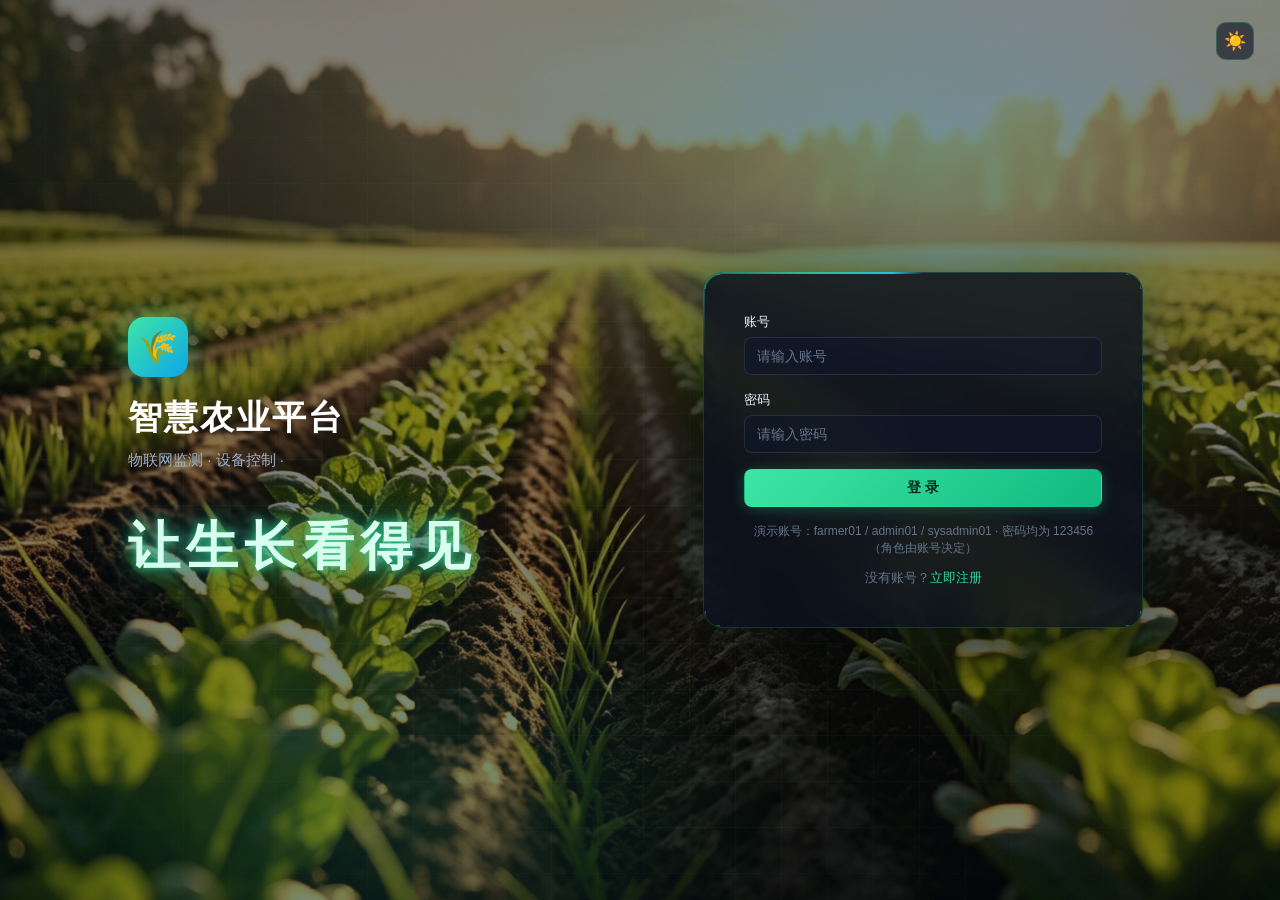
<file: frontend/map.html>
<!DOCTYPE html>
<html lang="zh-CN">
<head>
  <meta charset="UTF-8">
  <meta name="viewport" content="width=device-width, initial-scale=1.0">
  <title>重庆巡田 - 智慧农业平台</title>
  <link rel="stylesheet" href="assets/css/style.css">
</head>
<body data-page="map">

  <div class="app">
    <aside class="sidebar" id="sidebar"></aside>

    <div class="main">
      <header class="topbar" id="topbar"></header>

      <main class="content map-page">
        <div class="map-ops">
          <div>
            <div class="section-title">重庆智慧巡田地图</div>
            <div class="map-page-sub">两江新区示范区 · 地块感知 · 无人机自主巡护</div>
          </div>
          <div class="map-actions">
            <button class="icon-toggle active" id="droneToggle" type="button" title="开关无人机巡航">
              <span class="toggle-dot"></span>
              <span id="droneToggleText">无人机巡航中</span>
            </button>
            <button class="btn btn-outline btn-sm" id="refreshMap" type="button">刷新数据</button>
            <button class="btn btn-primary btn-sm" id="openMapAdd" type="button">添加地块</button>
            <button class="btn btn-primary btn-sm" id="openDroneAdd" type="button">添加无人机</button>
          </div>
        </div>

        <div class="map-workspace">
          <section class="cq-map-shell">
            <div class="cq-map" id="cqMap">
              <div class="map-photo-layer" aria-hidden="true"></div>
              <svg class="field-layer-svg" id="fieldLayerSvg" viewBox="0 0 100 100" preserveAspectRatio="none" aria-hidden="true"></svg>
              <div class="field-layer" id="fieldLayer"></div>
              <svg class="plot-draw-layer" id="drawLayer" viewBox="0 0 100 100" preserveAspectRatio="none" aria-hidden="true"></svg>
              <div class="map-draw-tip" id="mapDrawTip">在地图上点击勾勒地块轮廓，至少 3 个点。</div>
              <div class="drone-layer" id="droneLayer"></div>

              <div class="map-empty" id="mapEmpty">
                <div class="empty-title">暂无地块接入巡田地图</div>
                <div class="empty-sub">添加地块后将在重庆地图上生成作物田垄和巡护点位</div>
              </div>
            </div>
          </section>

          <aside class="map-side">
            <div class="map-panel">
              <div class="panel-kicker">DRONE STATUS</div>
              <div class="panel-title" id="droneStateTitle">巡航待命</div>
              <div class="panel-text" id="droneStateText">正在读取地块与传感器数据。</div>
              <div class="drone-meter">
                <span id="droneBattery"></span>
              </div>
            </div>

            <div class="map-panel selected-panel" id="selectedPanel">
              <div class="panel-kicker">PLOT DETAIL</div>
              <div class="panel-title">选择一个地块</div>
              <div class="panel-text">点击地图上的作物地块查看温度、土壤湿度、亮度和阈值状态。</div>
            </div>

            <div class="map-panel">
              <div class="panel-kicker">FLIGHT LOG</div>
              <div class="flight-log" id="flightLog"></div>
            </div>
          </aside>
        </div>
      </main>
    </div>
  </div>

  <div class="modal-mask" id="mapAddModal">
    <div class="modal map-modal">
      <div class="modal-title">添加巡田地块</div>
      <div class="form-row">
        <div class="form-group">
          <label class="form-label">地块名称</label>
          <input type="text" class="form-control" id="mapPlotName" placeholder="如：山地番茄示范田">
        </div>
        <div class="form-group">
          <label class="form-label">种植作物</label>
          <input type="text" class="form-control" id="mapPlotCrop" placeholder="如：番茄">
        </div>
      </div>
      <div class="form-row">
        <div class="form-group">
          <label class="form-label">面积（亩）</label>
          <input type="number" class="form-control" id="mapPlotArea" min="0.1" step="0.1" placeholder="如：2.4">
        </div>
        <div class="form-group">
          <label class="form-label">生成方式</label>
          <div class="mode-switch plot-create-mode" id="plotCreateMode">
            <button class="active" type="button" data-create-mode="draw">手绘轮廓</button>
            <button type="button" data-create-mode="recommend">推荐地块</button>
          </div>
        </div>
      </div>
      <select class="form-control" id="mapSlotSelect" style="display:none"></select>
      <div class="plot-shape-tools">
        <button class="btn btn-outline btn-sm" id="undoDrawPoint" type="button">撤销点</button>
        <button class="btn btn-outline btn-sm" id="resetDrawPlot" type="button">一键清空</button>
        <button class="btn btn-outline btn-sm" id="recommendPlot" type="button">推荐地块</button>
        <span id="shapeStatus">请在地图上点击勾勒轮廓。</span>
      </div>
      <div class="form-group mb-0">
        <label class="form-label">作物形态</label>
        <select class="form-control" id="mapCropStyle">
          <option value="auto">按作物自动匹配</option>
          <option value="leaf">叶菜田垄</option>
          <option value="fruit">果蔬架栽</option>
          <option value="grain">谷物条带</option>
          <option value="vine">藤蔓作物</option>
        </select>
      </div>
      <div class="form-group mt-16">
        <div class="flex-between">
          <label class="form-label" style="margin-bottom:0">绑定设备（可选，与设备管理同步）</label>
          <button class="btn btn-outline btn-sm" id="addMapDevRow" type="button">添加设备</button>
        </div>
        <div class="form-hint">设备字段与设备管理一致；同一块环境监测板可分别绑定温度、湿度、亮度或灌溉设备。</div>
        <div class="map-dev-rows" id="mapDevRows"></div>
      </div>
      <div class="modal-actions">
        <button class="btn btn-outline" id="cancelMapAdd" type="button">取消</button>
        <button class="btn btn-primary" id="confirmMapAdd" type="button">确认添加</button>
      </div>
    </div>
  </div>

  <div class="modal-mask" id="irrigationScheduleModal">
    <div class="modal irrigation-modal">
      <div class="modal-title">自动灌溉定时</div>
      <div class="form-group">
        <label class="form-label">执行地块</label>
        <select class="form-control" id="schedulePlotSelect"></select>
      </div>
      <div class="form-row">
        <div class="form-group mb-0">
          <label class="form-label">开始时间</label>
          <input type="time" class="form-control" id="scheduleStartTime" step="60">
        </div>
        <div class="form-group mb-0">
          <label class="form-label">结束时间</label>
          <input type="time" class="form-control" id="scheduleEndTime" step="60">
        </div>
      </div>
      <div class="form-hint mt-12" id="scheduleHint">灌溉只控制设备启停，湿度数值仍以传感器采集为准。</div>
      <div class="modal-actions">
        <button class="btn btn-outline" id="cancelIrrigationSchedule" type="button">取消</button>
        <button class="btn btn-primary" id="confirmIrrigationSchedule" type="button">确认定时</button>
      </div>
    </div>
  </div>

  <div class="modal-mask" id="droneAddModal">
    <div class="modal drone-form-modal">
      <div class="modal-title">添加无人机</div>
      <div class="form-group">
        <label class="form-label">无人机名称</label>
        <input type="text" class="form-control" id="droneNameInput" placeholder="如：巡田无人机-02">
      </div>
      <label class="check-row">
        <input type="checkbox" id="droneCameraInput" checked>
        <span>添加摄像头查看能力</span>
      </label>
      <div class="form-group mb-0">
        <label class="form-label">绑定地块</label>
        <select class="form-control" id="droneAddPlotSelect"></select>
      </div>
      <div class="modal-actions">
        <button class="btn btn-outline" id="cancelDroneAdd" type="button">取消</button>
        <button class="btn btn-primary" id="confirmDroneAdd" type="button">确认添加</button>
      </div>
    </div>
  </div>

  <div class="modal-mask" id="droneDetailModal">
    <div class="modal drone-detail-modal">
      <div class="modal-title" id="droneDetailTitle">无人机详情</div>
      <div class="form-group">
        <label class="form-label">重新绑定地块</label>
        <select class="form-control" id="dronePlotSelect"></select>
      </div>
      <div class="drone-detail-grid" id="droneDetailGrid"></div>
      <div class="threshold-state good" id="droneAlarmState">当前状态正常</div>
      <div class="modal-actions">
        <button class="btn btn-outline" id="droneViewCamera" type="button">查看当前地块状况</button>
        <button class="btn btn-primary" id="droneAutoIrrigate" type="button">自动灌溉</button>
        <button class="btn btn-outline" id="droneStopIrrigate" type="button">停止灌溉</button>
        <button class="btn btn-danger" id="deleteDrone" type="button">删除无人机</button>
        <button class="btn btn-outline" id="closeDroneDetail" type="button">关闭</button>
      </div>
    </div>
  </div>

  <div class="modal-mask" id="dronePatrolModal">
    <div class="modal drone-patrol-modal">
      <div class="modal-title">关闭无人机巡航</div>
      <div class="form-group">
        <label class="form-label">选择无人机</label>
        <select class="form-control" id="patrolDroneSelect"></select>
      </div>
      <div class="form-hint" id="patrolDroneHint">可选择单架无人机，也可以选择全部关闭。</div>
      <div class="modal-actions">
        <button class="btn btn-outline" id="cancelDronePatrol" type="button">取消</button>
        <button class="btn btn-primary" id="resumeDronePatrol" type="button">恢复巡航</button>
        <button class="btn btn-danger" id="confirmDronePatrolStop" type="button">关闭巡航</button>
      </div>
    </div>
  </div>

  <div class="modal-mask" id="droneVideoModal">
    <div class="modal drone-video-modal">
      <div class="modal-title" id="droneVideoTitle">当前地块画面</div>
      <div class="drone-video-frame">
        <img id="droneVideoStream" alt="当前地块摄像头画面">
        <div class="camera-placeholder" id="droneVideoPlaceholder">正在连接摄像头...</div>
      </div>
      <div class="modal-actions">
        <button class="btn btn-outline" id="closeDroneVideo" type="button">关闭</button>
      </div>
    </div>
  </div>

  <script src="assets/js/mock.js"></script>
  <script src="assets/js/api.js"></script>
  <script src="assets/js/layout.js"></script>
  <script src="assets/js/animate.js"></script>
  <script>
    Layout.init();

    var slots = [
      { id: 'cq-01', name: '金渝东坡', x: 66, y: 31, w: 12, h: 8 },
      { id: 'cq-02', name: '翠云梯田', x: 52, y: 24, w: 11, h: 7 },
      { id: 'cq-03', name: '礼嘉湾田', x: 41, y: 33, w: 12, h: 8 },
      { id: 'cq-04', name: '悦来台地', x: 29, y: 28, w: 11, h: 7 },
      { id: 'cq-05', name: '龙兴丘陵', x: 72, y: 48, w: 13, h: 9 },
      { id: 'cq-06', name: '鱼复湿地', x: 57, y: 54, w: 12, h: 8 },
      { id: 'cq-07', name: '水土河谷', x: 36, y: 50, w: 12, h: 8 },
      { id: 'cq-08', name: '复盛苗圃', x: 48, y: 66, w: 11, h: 7 },
      { id: 'cq-09', name: '照母山南麓', x: 23, y: 61, w: 12, h: 8 },
      { id: 'cq-10', name: '唐家沱江岸', x: 78, y: 66, w: 12, h: 8 },
      { id: 'cq-11', name: '鸳鸯坡地', x: 18, y: 40, w: 10, h: 7 },
      { id: 'cq-12', name: '明月山试验田', x: 84, y: 38, w: 10, h: 7 }
    ];

    var state = {
      plots: [],
      devices: [],
      thresholds: {},
      realtime: {},
      slotMap: {},
      selectedPlotId: null,
      droneOn: true,
      irrigationMode: 'manual',
      dronePos: { x: 48, y: 38 },
      droneTarget: 0,
      lastTs: 0,
      lastDroneSave: 0,
      lastPanelUpdate: 0,
      droneVideoTimer: null,
      droneVideoSeq: 0,
      droneVideoUseProxy: false,
      activeJobs: {},
      scheduleTimers: {},
      autoSchedule: null,
      pendingIrrigationDroneId: null,
      battery: 96,
      draft: null,
      drones: [],
      selectedDroneId: null,
      alarms: []
    };

    var SLOT_KEY = 'agri_cq_map_slots_v1';
    var CROP_KEY = 'agri_cq_crop_styles_v1';
    var DRONE_KEY = 'agri_cq_drones_v1';
    var AREA_SCALE = 0.028;
    var cropStyles = loadJson(CROP_KEY, {});

    function canManagePlot() {
      var role = Layout.getRole();
      return role === 'admin' || role === 'sysadmin';
    }

    function loadJson(key, fallback) {
      try { return JSON.parse(localStorage.getItem(key)) || fallback; } catch (e) { return fallback; }
    }

    function saveJson(key, data) {
      try { localStorage.setItem(key, JSON.stringify(data)); } catch (e) {}
    }

    function esc(s) {
      return String(s == null ? '' : s)
        .replace(/&/g, '&amp;')
        .replace(/</g, '&lt;')
        .replace(/>/g, '&gt;')
        .replace(/"/g, '&quot;');
    }

    function num(v, fallback) {
      var n = Number(v);
      return isNaN(n) ? fallback : n;
    }

    function fmt(v, unit) {
      if (v === null || v === undefined || isNaN(Number(v))) return '--';
      return Number(v).toFixed(1).replace(/\.0$/, '') + (unit || '');
    }

    function pad2(n) {
      return (n < 10 ? '0' : '') + n;
    }

    function timeValue(date) {
      return pad2(date.getHours()) + ':' + pad2(date.getMinutes());
    }

    function areaNumber(area) {
      var m = String(area || '').match(/[\d.]+/);
      return m ? Number(m[0]) : 1;
    }

    function slotById(id) {
      return slots.filter(function (s) { return s.id === id; })[0] || slots[0];
    }

    function plotById(id) {
      return state.plots.filter(function (p) { return p.id === id; })[0] || null;
    }

    function defaultDrones() {
      return [{
        id: 'DRONE-001',
        name: '巡田无人机-01',
        hasCamera: true,
        plotId: null,
        pos: { x: 48, y: 38 },
        routeIndex: 0,
        patrolOn: true,
        spraying: false,
        battery: 96
      }];
    }

    function normalizeDrones(list) {
      if (!Array.isArray(list)) return defaultDrones();
      if (!list.length) return [];
      return list.map(function (d, idx) {
        return {
          id: d.id || ('DRONE-' + String(idx + 1).padStart(3, '0')),
          name: d.name || ('巡田无人机-' + String(idx + 1).padStart(2, '0')),
          hasCamera: d.hasCamera !== false,
          plotId: d.plotId || null,
          pos: d.pos || { x: 48 + idx * 3, y: 38 + idx * 3 },
          routeIndex: d.routeIndex || 0,
          patrolOn: d.patrolOn !== false,
          spraying: !!d.spraying,
          battery: d.battery == null ? 96 : d.battery
        };
      });
    }

    function saveDrones() {
      saveJson(DRONE_KEY, state.drones);
    }

    function droneById(id) {
      return state.drones.filter(function (d) { return d.id === id; })[0] || null;
    }

    function removeDronesForPlot(plotId) {
      var removed = state.drones.filter(function (d) { return d.plotId === plotId; });
      if (!removed.length) return 0;
      state.drones = state.drones.filter(function (d) { return d.plotId !== plotId; });
      if (removed.some(function (d) { return d.id === state.selectedDroneId; })) {
        state.selectedDroneId = null;
        closeDroneDetailModal();
      }
      saveDrones();
      renderDrones();
      updateDronePanel();
      return removed.length;
    }

    function nonCameraDevicesForPlot(plotId) {
      return state.devices.filter(function (d) {
        return d.plotId === plotId && d.type !== '摄像头';
      });
    }

    function hasRealOnlineDevice(plotId) {
      var plot = plotById(plotId);
      if (plot && Number(plot.onlineCount || 0) > 0) return true;
      return nonCameraDevicesForPlot(plotId).some(function (d) {
        return d.online && d.ip && d.port;
      });
    }

    function simulatedRealtime(plot) {
      var seed = String(plot && plot.id || '').split('').reduce(function (sum, ch) {
        return sum + ch.charCodeAt(0);
      }, 0);
      var wave = Math.sin(Date.now() / 45000 + seed);
      return {
        temp: 25 + (seed % 6) + wave * 1.8,
        humidity: 48 + (seed % 13) - wave * 2.4,
        lux: 420 + (seed % 9) * 18 + wave * 35,
        simulated: true
      };
    }

    function realtimeForPlot(plot) {
      if (!plot) return {};
      return hasRealOnlineDevice(plot.id) ? (state.realtime[plot.id] || plot) : simulatedRealtime(plot);
    }

    function camerasForPlot(plotId) {
      return state.devices.filter(function (d) {
        return d.plotId === plotId && d.type === '摄像头' && d.ip && d.port;
      });
    }

    function latestUnhandledAlarm(plotId) {
      var list = (state.alarms || []).filter(function (a) {
        return a.plotId === plotId && a.status === '未处理';
      });
      return list[0] || null;
    }

    function rectShape(slot) {
      var wobble = (slot.id.charCodeAt(slot.id.length - 1) % 5) * 0.35;
      return {
        points: [
          { x: slot.x - slot.w / 2 + wobble, y: slot.y - slot.h / 2 + 0.7 },
          { x: slot.x + slot.w / 2 - 0.9, y: slot.y - slot.h / 2 + wobble },
          { x: slot.x + slot.w / 2 - wobble, y: slot.y + slot.h / 2 - 0.5 },
          { x: slot.x + 1.2, y: slot.y + slot.h / 2 + 0.4 },
          { x: slot.x - slot.w / 2 + 0.6, y: slot.y + slot.h / 2 - wobble }
        ]
      };
    }

    function shapeForPlot(plot) {
      if (plot && plot.mapShape && plot.mapShape.points && plot.mapShape.points.length >= 3) {
        return normalizeShape(plot.mapShape);
      }
      return rectShape(slotById(state.slotMap[plot.id]));
    }

    function pointsText(points) {
      return points.map(function (p) { return p.x.toFixed(2) + ',' + p.y.toFixed(2); }).join(' ');
    }

    function orderedPolygonPoints(points) {
      var clean = [];
      (points || []).forEach(function (p) {
        var point = { x: Number(p.x), y: Number(p.y) };
        if (isNaN(point.x) || isNaN(point.y)) return;
        var duplicated = clean.some(function (existing) {
          return Math.abs(existing.x - point.x) < 0.01 && Math.abs(existing.y - point.y) < 0.01;
        });
        if (!duplicated) clean.push(point);
      });
      if (clean.length < 3) return clean;
      var center = clean.reduce(function (acc, p) {
        acc.x += p.x;
        acc.y += p.y;
        return acc;
      }, { x: 0, y: 0 });
      center.x /= clean.length;
      center.y /= clean.length;
      return clean.map(function (p) {
        return {
          point: p,
          angle: Math.atan2(p.y - center.y, p.x - center.x),
          distance: Math.pow(p.x - center.x, 2) + Math.pow(p.y - center.y, 2)
        };
      }).sort(function (a, b) {
        return a.angle === b.angle ? a.distance - b.distance : a.angle - b.angle;
      }).map(function (item) {
        return item.point;
      });
    }

    function normalizeShape(shape) {
      return {
        points: orderedPolygonPoints(shape && shape.points),
        source: shape && shape.source
      };
    }

    function pathD(points) {
      if (!points || !points.length) return '';
      return points.map(function (p, idx) {
        return (idx ? 'L' : 'M') + p.x.toFixed(2) + ',' + p.y.toFixed(2);
      }).join(' ') + ' Z';
    }

    function shapeCenter(shape) {
      var points = shape.points;
      var signed = 0;
      var cx = 0;
      var cy = 0;
      for (var i = 0; i < points.length; i++) {
        var a = points[i];
        var b = points[(i + 1) % points.length];
        var cross = a.x * b.y - b.x * a.y;
        signed += cross;
        cx += (a.x + b.x) * cross;
        cy += (a.y + b.y) * cross;
      }
      if (Math.abs(signed) < 0.0001) {
        var bounds = shapeBounds(shape);
        return { x: (bounds.minX + bounds.maxX) / 2, y: (bounds.minY + bounds.maxY) / 2 };
      }
      signed *= 0.5;
      return { x: cx / (6 * signed), y: cy / (6 * signed) };
    }

    function fieldSvgDefs() {
      return '' +
        '<defs>' +
          '<pattern id="fieldPattern-leaf" width="5" height="5" patternUnits="userSpaceOnUse" patternTransform="rotate(-18)">' +
            '<rect width="5" height="5" fill="#6b3f1f"/><path d="M0 3.8 Q2.6 1 5 3.8" fill="none" stroke="#83d45b" stroke-width=".6" opacity=".95"/>' +
          '</pattern>' +
          '<pattern id="fieldPattern-fruit" width="6" height="6" patternUnits="userSpaceOnUse" patternTransform="rotate(-12)">' +
            '<rect width="6" height="6" fill="#70411f"/><circle cx="1.6" cy="2.2" r=".55" fill="#ef4444"/><circle cx="4.6" cy="4.1" r=".5" fill="#f97316"/><path d="M0 5.4 L6 4.3" stroke="#65a30d" stroke-width=".55" opacity=".8"/>' +
          '</pattern>' +
          '<pattern id="fieldPattern-grain" width="4" height="6" patternUnits="userSpaceOnUse" patternTransform="rotate(7)">' +
            '<rect width="4" height="6" fill="#7a4a22"/><path d="M.9 0 L1.2 6 M2.8 0 L3 6" stroke="#facc15" stroke-width=".42" opacity=".92"/>' +
          '</pattern>' +
          '<pattern id="fieldPattern-vine" width="7" height="7" patternUnits="userSpaceOnUse" patternTransform="rotate(-24)">' +
            '<rect width="7" height="7" fill="#61391d"/><path d="M-1 4 C2 1 4 7 8 3" fill="none" stroke="#22c55e" stroke-width=".55"/><circle cx="3.2" cy="3.2" r=".6" fill="#86efac"/>' +
          '</pattern>' +
        '</defs>';
    }

    function polygonArea(points) {
      if (!points || points.length < 3) return 0;
      var sum = 0;
      for (var i = 0; i < points.length; i++) {
        var a = points[i];
        var b = points[(i + 1) % points.length];
        sum += a.x * b.y - b.x * a.y;
      }
      return Math.abs(sum) / 2;
    }

    function areaFromShape(shape) {
      return Math.max(0.1, polygonArea(shape.points) * AREA_SCALE);
    }

    function shapeBounds(shape) {
      var minX = 100, minY = 100, maxX = 0, maxY = 0;
      shape.points.forEach(function (p) {
        minX = Math.min(minX, p.x); minY = Math.min(minY, p.y);
        maxX = Math.max(maxX, p.x); maxY = Math.max(maxY, p.y);
      });
      return { minX: minX, minY: minY, maxX: maxX, maxY: maxY };
    }

    function pointInPolygon(point, poly) {
      var inside = false;
      for (var i = 0, j = poly.length - 1; i < poly.length; j = i++) {
        var pi = poly[i], pj = poly[j];
        var intersect = ((pi.y > point.y) !== (pj.y > point.y)) &&
          (point.x < (pj.x - pi.x) * (point.y - pi.y) / ((pj.y - pi.y) || 0.0001) + pi.x);
        if (intersect) inside = !inside;
      }
      return inside;
    }

    function ccw(a, b, c) {
      return (c.y - a.y) * (b.x - a.x) > (b.y - a.y) * (c.x - a.x);
    }

    function segmentsIntersect(a, b, c, d) {
      return ccw(a, c, d) !== ccw(b, c, d) && ccw(a, b, c) !== ccw(a, b, d);
    }

    function shapesOverlap(a, b) {
      var ab = shapeBounds(a), bb = shapeBounds(b);
      if (ab.maxX <= bb.minX || bb.maxX <= ab.minX || ab.maxY <= bb.minY || bb.maxY <= ab.minY) return false;
      for (var i = 0; i < a.points.length; i++) {
        var a1 = a.points[i], a2 = a.points[(i + 1) % a.points.length];
        for (var j = 0; j < b.points.length; j++) {
          if (segmentsIntersect(a1, a2, b.points[j], b.points[(j + 1) % b.points.length])) return true;
        }
      }
      return pointInPolygon(a.points[0], b.points) || pointInPolygon(b.points[0], a.points);
    }

    function overlapsExisting(shape, exceptPlotId) {
      return state.plots.some(function (plot) {
        return plot.id !== exceptPlotId && shapesOverlap(shape, shapeForPlot(plot));
      });
    }

    function clampPoint(p) {
      return { x: Math.max(6, Math.min(94, p.x)), y: Math.max(8, Math.min(92, p.y)) };
    }

    function recommendedShape(area, preferredSlotId) {
      var target = Math.max(6, Number(area || 1) / AREA_SCALE);
      var candidates = preferredSlotId ? [slotById(preferredSlotId)] : [];
      slots.forEach(function (slot) {
        if (!preferredSlotId || slot.id !== preferredSlotId) candidates.push(slot);
      });
      for (var i = 0; i < candidates.length; i++) {
        var slot = candidates[i];
        var w = Math.max(7, Math.min(17, Math.sqrt(target * 1.45)));
        var h = Math.max(5, Math.min(12, target / w));
        var shape = {
          points: [
            clampPoint({ x: slot.x - w * .52, y: slot.y - h * .34 }),
            clampPoint({ x: slot.x - w * .10, y: slot.y - h * .58 }),
            clampPoint({ x: slot.x + w * .50, y: slot.y - h * .32 }),
            clampPoint({ x: slot.x + w * .44, y: slot.y + h * .42 }),
            clampPoint({ x: slot.x + w * .04, y: slot.y + h * .58 }),
            clampPoint({ x: slot.x - w * .48, y: slot.y + h * .36 })
          ],
          source: 'recommend'
        };
        if (!overlapsExisting(shape)) {
          document.getElementById('mapSlotSelect').value = slot.id;
          return shape;
        }
      }
      return null;
    }

    function waterDevicesForPlot(plotId, onlineOnly) {
      return state.devices.filter(function (d) {
        return d.plotId === plotId && d.controllable && (!onlineOnly || d.online);
      });
    }

    function syncSlotMap() {
      var stored = loadJson(SLOT_KEY, {});
      var used = {};
      var next = {};
      state.plots.forEach(function (p, idx) {
        var saved = stored[p.id];
        if (saved && !used[saved]) {
          next[p.id] = saved;
          used[saved] = true;
          return;
        }
        for (var i = 0; i < slots.length; i++) {
          if (!used[slots[i].id]) {
            next[p.id] = slots[i].id;
            used[slots[i].id] = true;
            return;
          }
        }
        next[p.id] = slots[idx % slots.length].id;
      });
      state.slotMap = next;
      saveJson(SLOT_KEY, next);
    }

    function cropType(plot) {
      var chosen = cropStyles[plot.id] || plot.cropStyle;
      if (chosen && chosen !== 'auto') return chosen;
      var crop = String(plot.crop || '');
      if (/瓜|藤|葡萄|黄瓜/.test(crop)) return 'vine';
      if (/稻|麦|玉米|谷|高粱/.test(crop)) return 'grain';
      if (/番茄|辣椒|茄|草莓|果/.test(crop)) return 'fruit';
      return 'leaf';
    }

    function thresholdIssues(rt) {
      var t = state.thresholds || {};
      var issues = [];
      var temp = num(rt && rt.temp, NaN);
      var hum = num(rt && rt.humidity, NaN);
      var lux = num(rt && rt.lux, NaN);
      if (!isNaN(temp) && t.tempMax != null && temp > Number(t.tempMax)) issues.push('温度高于上限');
      if (!isNaN(temp) && t.tempMin != null && temp < Number(t.tempMin)) issues.push('温度低于下限');
      if (!isNaN(hum) && t.humidityMax != null && hum > Number(t.humidityMax)) issues.push('湿度高于上限');
      if (!isNaN(hum) && t.humidityMin != null && hum < Number(t.humidityMin)) issues.push('湿度低于下限');
      if (!isNaN(lux) && t.luxMax != null && lux > Number(t.luxMax)) issues.push('亮度高于上限');
      if (!isNaN(lux) && t.luxMin != null && lux < Number(t.luxMin)) issues.push('亮度低于下限');
      return issues;
    }

    function plotVisualState(plot) {
      var rt = realtimeForPlot(plot);
      var issues = thresholdIssues(rt);
      var hasRunningWater = state.devices.some(function (d) {
        return d.plotId === plot.id && d.controllable && d.running;
      });
      return {
        issues: issues,
        hasRunningWater: hasRunningWater,
        pathClass: 'cq-field-path crop-' + cropType(plot) + (issues.length ? ' alert' : '') + (hasRunningWater ? ' irrigating' : '') + (state.selectedPlotId === plot.id ? ' selected' : ''),
        labelClass: 'cq-field-label' + (issues.length ? ' alert' : '') + (hasRunningWater ? ' irrigating' : '') + (state.selectedPlotId === plot.id ? ' selected' : '')
      };
    }

    function refreshMapState() {
      state.plots.forEach(function (plot) {
        var visual = plotVisualState(plot);
        var path = document.querySelector('.cq-field-path[data-plot-id="' + plot.id + '"]');
        var label = document.querySelector('.cq-field-label[data-plot-id="' + plot.id + '"]');
        if (path) path.setAttribute('class', visual.pathClass);
        if (label) {
          label.className = visual.labelClass;
          var alarm = label.querySelector('.field-alarm');
          if (visual.issues.length && !alarm) {
            alarm = document.createElement('span');
            alarm.className = 'field-alarm';
            alarm.textContent = '阈值';
            label.appendChild(alarm);
          } else if (!visual.issues.length && alarm) {
            alarm.remove();
          }
        }
      });
      renderDrones();
      renderSelected();
    }

    function renderMap() {
      var fieldLayer = document.getElementById('fieldLayer');
      var svgLayer = document.getElementById('fieldLayerSvg');
      fieldLayer.innerHTML = '';
      svgLayer.innerHTML = fieldSvgDefs();

      document.getElementById('mapEmpty').style.display = state.plots.length ? 'none' : 'block';
      document.getElementById('openMapAdd').style.display = canManagePlot() ? 'inline-flex' : 'none';

      state.plots.forEach(function (plot) {
        var shape = shapeForPlot(plot);
        var center = shapeCenter(shape);
        var visual = plotVisualState(plot);
        var path = document.createElementNS('http://www.w3.org/2000/svg', 'path');
        path.setAttribute('d', pathD(shape.points));
        path.setAttribute('class', visual.pathClass);
        path.setAttribute('fill', 'url(#fieldPattern-' + cropType(plot) + ')');
        path.setAttribute('data-plot-id', plot.id);
        path.addEventListener('click', function () {
          selectPlot(plot.id);
        });
        svgLayer.appendChild(path);

        var field = document.createElement('button');
        field.type = 'button';
        field.className = visual.labelClass;
        field.setAttribute('data-plot-id', plot.id);
        field.style.left = center.x + '%';
        field.style.top = center.y + '%';
        field.innerHTML =
          '<span class="field-name">' + esc(plot.name) + '</span>' +
          '<span class="field-crop">' + esc(plot.crop || '作物') + '</span>' +
          '<span class="water-effect"><i></i><i></i><i></i><i></i></span>' +
          (visual.issues.length ? '<span class="field-alarm">阈值</span>' : '');
        field.addEventListener('click', function () {
          selectPlot(plot.id);
        });
        fieldLayer.appendChild(field);
      });
      renderDrones();
      renderSelected();
    }

    function metricTile(label, value, unit, danger) {
      return '<div class="map-metric' + (danger ? ' danger' : '') + '">' +
        '<span>' + label + '</span><b>' + fmt(value, unit) + '</b></div>';
    }

    function irrigationControlsHtml(waterDevices) {
      if (!waterDevices.length) {
        return '<div class="irrigation-device empty">该地块暂无灌溉设备，可在添加地块时同步绑定，或前往设备管理添加。</div>';
      }
      var html = '<div class="irrigation-devices">';
      waterDevices.forEach(function (dev) {
        html +=
          '<div class="irrigation-device">' +
            '<div>' +
              '<b>' + esc(dev.name) + '</b>' +
              '<span>' + esc(dev.ip || '-') + (dev.port ? ':' + dev.port : '') + ' · ' + (dev.online ? '在线' : '离线') + '</span>' +
            '</div>' +
            '<label class="switch">' +
              '<input type="checkbox" class="map-water-switch" data-id="' + esc(dev.id) + '" ' +
                (dev.running ? 'checked ' : '') + (dev.online ? '' : 'disabled') + '>' +
              '<span class="slider"></span>' +
            '</label>' +
          '</div>';
      });
      return html + '</div>';
    }

    function renderSelected() {
      var panel = document.getElementById('selectedPanel');
      var plot = plotById(state.selectedPlotId);
      if (!plot) {
        panel.innerHTML =
          '<div class="panel-kicker">PLOT DETAIL</div>' +
          '<div class="panel-title">选择一个地块</div>' +
          '<div class="panel-text">点击地图上的作物地块查看温度、土壤湿度、亮度和阈值状态。</div>';
        return;
      }
      var rt = realtimeForPlot(plot);
      var issues = thresholdIssues(rt);
      var devs = state.devices.filter(function (d) { return d.plotId === plot.id; });
      var waterDevices = waterDevicesForPlot(plot.id, false);
      var devCount = devs.length || Number(plot.deviceCount || 0);
      var onlineCount = Number(plot.onlineCount || 0);
      var dataType = state.devices.length ? (hasRealOnlineDevice(plot.id) ? '真实数据' : '模拟数据') : (onlineCount > 0 ? '真实数据' : '设备同步中');
      var water = waterDevices[0];
      var html =
        '<div class="panel-kicker">' + esc(plot.id) + '</div>' +
        '<div class="panel-title">' + esc(plot.name) + '</div>' +
        '<div class="panel-text">' + esc(plot.crop || '-') + ' · ' + esc(plot.area || '-') + ' · ' + devCount + ' 台设备 · ' + dataType + '</div>' +
        '<div class="map-metrics">' +
          metricTile('温度', rt.temp, '℃', issues.join('|').indexOf('温度') >= 0) +
          metricTile('湿度', rt.humidity, '%', issues.join('|').indexOf('湿度') >= 0) +
          metricTile('亮度', rt.lux, ' lx', issues.join('|').indexOf('亮度') >= 0) +
        '</div>' +
        '<div class="threshold-state ' + (issues.length ? 'bad' : 'good') + '">' +
          (issues.length ? '检测到 ' + issues.join('、') : '当前地块阈值状态正常') +
        '</div>' +
        '<div class="panel-section-title">灌溉设备控制</div>' +
        (state.devices.length ? irrigationControlsHtml(waterDevices) : '<div class="irrigation-device empty">设备同步中，请稍候。</div>') +
        '<div class="panel-actions">' +
          (issues.length ? '<a class="btn btn-danger btn-sm" href="alarm.html">跳转告警</a>' : '<a class="btn btn-outline btn-sm" href="monitoring.html">实时监测</a>') +
          (water ? '<button class="btn btn-outline btn-sm" type="button" id="manualIrrigate">GRU推荐浇灌</button>' : '') +
          (canManagePlot() ? '<button class="btn btn-outline btn-sm" type="button" id="deleteMapPlot">删除地块</button>' : '') +
        '</div>';
      panel.innerHTML = html;

      var del = document.getElementById('deleteMapPlot');
      if (del) del.addEventListener('click', function () { deleteSelectedPlot(plot); });
      var manual = document.getElementById('manualIrrigate');
      if (manual) manual.addEventListener('click', function () { startAutoIrrigation(plot, true); });
      panel.querySelectorAll('.map-water-switch').forEach(function (input) {
        input.addEventListener('change', function () {
          var dev = state.devices.filter(function (d) { return d.id === input.getAttribute('data-id'); })[0];
          if (!dev) return;
          controlIrrigationDevice(plot, dev, input.checked ? 'on' : 'off', input);
        });
      });
    }

    function renderLogs() {
      var log = document.getElementById('flightLog');
      if (!log.children.length) {
        log.innerHTML = '<div class="flight-item">等待无人机巡护事件</div>';
      }
    }

    function pushLog(text, type) {
      var log = document.getElementById('flightLog');
      if (log.children.length === 1 && log.textContent.indexOf('等待') >= 0) log.innerHTML = '';
      var item = document.createElement('div');
      item.className = 'flight-item ' + (type || '');
      item.textContent = new Date().toLocaleTimeString('zh-CN', { hour12: false }) + '  ' + text;
      log.insertBefore(item, log.firstChild);
      while (log.children.length > 8) log.removeChild(log.lastChild);
    }

    function renderScheduleStatus() {
      var status = document.getElementById('irrigationScheduleStatus');
      var stopBtn = document.getElementById('stopAutoIrrigation');
      if (!status || !stopBtn) return;
      var schedule = state.autoSchedule;
      if (!schedule) {
        if (status.textContent !== '当前未设置自动灌溉定时。') status.textContent = '当前未设置自动灌溉定时。';
        var disabled = state.irrigationMode !== 'auto';
        if (stopBtn.disabled !== disabled) stopBtn.disabled = disabled;
        return;
      }
      var plot = plotById(schedule.plotId);
      var nextText = (plot ? plot.name : '当前地块') + ' ' +
        schedule.startTime + '-' + schedule.endTime +
        (schedule.running ? ' 正在灌溉，可手动关闭。' : ' 等待开始，可提前取消。');
      if (status.textContent !== nextText) status.textContent = nextText;
      if (stopBtn.disabled) stopBtn.disabled = false;
    }

    function patrolActiveDrones() {
      return state.drones.filter(function (drone) { return drone.patrolOn !== false; });
    }

    function refreshDroneToggle() {
      var btn = document.getElementById('droneToggle');
      var text = document.getElementById('droneToggleText');
      if (!btn || !text) return;
      var active = patrolActiveDrones().length;
      state.droneOn = active > 0;
      btn.classList.toggle('active', active > 0);
      if (!state.drones.length) {
        text.textContent = '暂无无人机';
      } else if (active === state.drones.length) {
        text.textContent = '无人机巡航中';
      } else if (active > 0) {
        text.textContent = '部分巡航中';
      } else {
        text.textContent = '无人机已关闭';
      }
    }

    function updateDronePanel(text) {
      refreshDroneToggle();
      var title = document.getElementById('droneStateTitle');
      var statusText = document.getElementById('droneStateText');
      var battery = document.getElementById('droneBattery');
      var nextTitle = state.droneOn ? '自主巡航中' : '巡航已关闭';
      if (title.textContent !== nextTitle) title.textContent = nextTitle;
      var modeText = state.irrigationMode === 'auto' ? '自动灌溉模式' : '手动灌溉模式';
      var scheduleText = '';
      if (state.irrigationMode === 'auto' && state.autoSchedule) {
        var plot = plotById(state.autoSchedule.plotId);
        scheduleText = ' 定时任务：' + (plot ? plot.name : '当前地块') + ' ' +
          state.autoSchedule.startTime + '-' + state.autoSchedule.endTime +
          (state.autoSchedule.running ? '，正在灌溉。' : '，等待执行。');
      }
      var active = state.drones.filter(function (d) { return d.plotId; }).length;
      var patrolActive = patrolActiveDrones().length;
      var nextText = text || ((patrolActive ? state.drones.length + ' 架无人机在线，' + patrolActive + ' 架正在巡航，' + active + ' 架已绑定地块，当前为' + modeText + '。' : '无人机停靠在基站，当前为' + modeText + '。') + scheduleText);
      if (statusText.textContent !== nextText) statusText.textContent = nextText;
      var avgBattery = state.drones.length
        ? state.drones.reduce(function (sum, d) { return sum + (d.battery || 0); }, 0) / state.drones.length
        : state.battery;
      var nextWidth = avgBattery.toFixed(1) + '%';
      if (battery.style.width !== nextWidth) battery.style.width = nextWidth;
      renderScheduleStatus();
    }

    function defaultDroneRoute() {
      return [
        { x: 22, y: 36 },
        { x: 72, y: 28 },
        { x: 79, y: 64 },
        { x: 32, y: 68 }
      ];
    }

    function edgeRouteForPlot(plotId) {
      var plot = plotById(plotId);
      if (!plot) return defaultDroneRoute();
      var shape = shapeForPlot(plot);
      var center = shapeCenter(shape);
      return shape.points.map(function (p) {
        return {
          x: Math.max(3, Math.min(97, center.x + (p.x - center.x) * 1.12)),
          y: Math.max(4, Math.min(96, center.y + (p.y - center.y) * 1.12)),
          plotId: plot.id
        };
      });
    }

    function routeForDrone(drone) {
      var route = drone.plotId ? edgeRouteForPlot(drone.plotId) : defaultDroneRoute();
      return route.length ? route : defaultDroneRoute();
    }

    function renderDrones() {
      var layer = document.getElementById('droneLayer');
      if (!layer) return;
      var alive = {};
      state.drones.forEach(function (drone) {
        alive[drone.id] = true;
        var selector = '[data-drone-id="' + String(drone.id).replace(/"/g, '\\"') + '"]';
        var el = layer.querySelector(selector);
        if (!el) {
          el = document.createElement('button');
          el.type = 'button';
          el.setAttribute('data-drone-id', drone.id);
          el.innerHTML =
            '<span class="rotor rotor-nw"></span>' +
            '<span class="rotor rotor-ne"></span>' +
            '<span class="rotor rotor-sw"></span>' +
            '<span class="rotor rotor-se"></span>' +
            '<span class="drone-body"><span class="drone-eye"></span></span>' +
            '<span class="drone-name"></span>' +
            '<span class="drone-spray"><i></i><i></i><i></i></span>';
          el.addEventListener('click', function (e) {
            e.stopPropagation();
            openDroneDetail(el.getAttribute('data-drone-id'));
          });
          layer.appendChild(el);
        }
        el.className = 'drone' + (drone.patrolOn !== false ? ' active' : '') + (drone.spraying ? ' spraying' : '') + (state.selectedDroneId === drone.id ? ' selected' : '');
        el.title = drone.name + (drone.patrolOn === false ? '（巡航已关闭）' : '');
        el.style.left = drone.pos.x + '%';
        el.style.top = drone.pos.y + '%';
        var name = el.querySelector('.drone-name');
        if (name && name.textContent !== drone.name) name.textContent = drone.name;
      });
      layer.querySelectorAll('.drone').forEach(function (el) {
        if (!alive[el.getAttribute('data-drone-id')]) el.remove();
      });
    }

    function tickDrone(ts) {
      if (!state.lastTs) state.lastTs = ts;
      var dt = Math.min(0.08, (ts - state.lastTs) / 1000);
      state.lastTs = ts;
      var movingDrones = patrolActiveDrones();
      if (movingDrones.length) {
        movingDrones.forEach(function (drone) {
          var route = routeForDrone(drone);
          var target = route[drone.routeIndex % route.length];
          var dx = target.x - drone.pos.x;
          var dy = target.y - drone.pos.y;
          var dist = Math.sqrt(dx * dx + dy * dy);
          var speed = drone.plotId ? 8.8 : 7.5;
          if (dist < 0.28) {
            if (target.plotId) inspectPlot(target.plotId, drone);
            drone.routeIndex = (drone.routeIndex + 1) % route.length;
          } else {
            drone.pos.x += dx / dist * speed * dt;
            drone.pos.y += dy / dist * speed * dt;
          }
          drone.battery = Math.max(58, (drone.battery || 96) - dt * 0.035);
        });
        renderDrones();
        if (ts - (state.lastDroneSave || 0) > 2500) {
          state.lastDroneSave = ts;
          saveDrones();
        }
      }
      if (ts - (state.lastPanelUpdate || 0) > 700) {
        state.lastPanelUpdate = ts;
        updateDronePanel();
      }
      requestAnimationFrame(tickDrone);
    }

    function inspectPlot(plotId, drone) {
      var plot = plotById(plotId);
      if (!plot) return;
      if (state.selectedDroneId === (drone && drone.id) && document.getElementById('droneDetailModal').classList.contains('show')) {
        renderDroneDetail();
      }
    }

    function routePoints() {
      if (!state.plots.length) {
        return [
          { x: 22, y: 36 },
          { x: 72, y: 28 },
          { x: 79, y: 64 },
          { x: 32, y: 68 }
        ];
      }
      return state.plots.map(function (p) {
        var bounds = shapeBounds(shapeForPlot(p));
        return { x: (bounds.minX + bounds.maxX) / 2, y: (bounds.minY + bounds.maxY) / 2 - 3, plotId: p.id };
      });
    }

    function setFieldIrrigating(plotId, on) {
      document.querySelectorAll('[data-plot-id="' + plotId + '"]').forEach(function (field) {
        field.classList.toggle('irrigating', !!on);
      });
    }

    function setDronesSprayingForPlot(plotId, on) {
      var changed = false;
      state.drones.forEach(function (drone) {
        if (drone.plotId === plotId && drone.spraying !== !!on) {
          drone.spraying = !!on;
          changed = true;
        }
      });
      if (changed) saveDrones();
      renderDrones();
      if (document.getElementById('droneDetailModal').classList.contains('show')) {
        renderDroneDetail();
      }
    }

    function controlDevice(device, action) {
      return API.controlIrrigation(device.id, action).then(function (res) {
        if (res && res.code === 0) {
          device.running = action === 'on';
          return true;
        }
        pushLog((res && res.msg) || '灌溉设备指令下发失败', 'bad');
        return false;
      });
    }

    function controlIrrigationDevice(plot, device, action, input) {
      if (input) input.disabled = true;
      controlDevice(device, action).then(function (ok) {
        if (ok) {
          setFieldIrrigating(plot.id, action === 'on');
          pushLog(plot.name + ' 的灌溉设备「' + device.name + '」已' + (action === 'on' ? '开启' : '关闭') + '。', action === 'on' ? 'warn' : 'good');
          Toast.success('灌溉设备已' + (action === 'on' ? '开启' : '关闭'));
        } else if (input) {
          input.checked = action !== 'on';
          Toast.error('灌溉设备控制失败');
        }
        renderSelected();
      }).finally(function () {
        if (input) input.disabled = false;
      });
    }

    function fillDronePlotOptions(selectedPlotId, selectId) {
      var sel = document.getElementById(selectId || 'dronePlotSelect');
      sel.innerHTML = '';
      state.plots.forEach(function (plot) {
        var opt = document.createElement('option');
        opt.value = plot.id;
        opt.textContent = plot.name;
        sel.appendChild(opt);
      });
      sel.value = selectedPlotId || (state.plots[0] && state.plots[0].id) || '';
    }

    function openDroneAddModal() {
      if (!state.plots.length) {
        Toast.error('请先添加地块');
        return;
      }
      document.getElementById('droneNameInput').value = '巡田无人机-' + String(state.drones.length + 1).padStart(2, '0');
      document.getElementById('droneCameraInput').checked = true;
      fillDronePlotOptions(state.selectedPlotId, 'droneAddPlotSelect');
      document.getElementById('droneAddModal').classList.add('show');
    }

    function closeDroneAddModal() {
      document.getElementById('droneAddModal').classList.remove('show');
    }

    function fillPatrolDroneOptions() {
      var sel = document.getElementById('patrolDroneSelect');
      sel.innerHTML = '';
      var all = document.createElement('option');
      all.value = 'all';
      all.textContent = '全部无人机';
      sel.appendChild(all);
      state.drones.forEach(function (drone) {
        var opt = document.createElement('option');
        opt.value = drone.id;
        opt.textContent = drone.name + (drone.patrolOn === false ? '（已关闭）' : '（巡航中）');
        sel.appendChild(opt);
      });
      sel.value = state.selectedDroneId || 'all';
      renderPatrolDroneHint();
    }

    function renderPatrolDroneHint() {
      var sel = document.getElementById('patrolDroneSelect');
      var hint = document.getElementById('patrolDroneHint');
      if (!sel || !hint) return;
      if (!state.drones.length) {
        hint.textContent = '当前暂无无人机。';
        return;
      }
      if (sel.value === 'all') {
        var active = patrolActiveDrones().length;
        hint.textContent = '将作用于全部无人机：' + active + ' 架巡航中，' + (state.drones.length - active) + ' 架已关闭。';
        return;
      }
      var drone = droneById(sel.value);
      hint.textContent = drone
        ? drone.name + ' 当前' + (drone.patrolOn === false ? '已关闭巡航。' : '正在巡航。')
        : '请选择无人机。';
    }

    function openDronePatrolModal() {
      if (!state.drones.length) {
        Toast.error('当前暂无无人机');
        return;
      }
      fillPatrolDroneOptions();
      document.getElementById('dronePatrolModal').classList.add('show');
    }

    function closeDronePatrolModal() {
      document.getElementById('dronePatrolModal').classList.remove('show');
    }

    function setPatrolForSelection(on) {
      var sel = document.getElementById('patrolDroneSelect');
      var target = sel.value;
      var changed = [];
      if (target === 'all') {
        state.drones.forEach(function (drone) {
          if (drone.patrolOn !== !!on) {
            drone.patrolOn = !!on;
            changed.push(drone.name);
          }
        });
      } else {
        var drone = droneById(target);
        if (drone && drone.patrolOn !== !!on) {
          drone.patrolOn = !!on;
          changed.push(drone.name);
        }
      }
      if (!changed.length) {
        Toast.error(on ? '所选无人机已在巡航' : '所选无人机已关闭巡航');
        renderPatrolDroneHint();
        return;
      }
      saveDrones();
      renderDrones();
      updateDronePanel();
      fillPatrolDroneOptions();
      pushLog((target === 'all' ? '全部无人机' : changed.join('、')) + (on ? ' 已恢复巡航。' : ' 已关闭巡航。'), on ? 'good' : 'warn');
      Toast.success(on ? '无人机巡航已恢复' : '无人机巡航已关闭');
      closeDronePatrolModal();
    }

    function confirmAddDrone() {
      var name = document.getElementById('droneNameInput').value.trim();
      if (!name) {
        Toast.error('请填写无人机名称');
        return;
      }
      var idx = state.drones.length + 1;
      var firstPlot = document.getElementById('droneAddPlotSelect').value || state.selectedPlotId || (state.plots[0] && state.plots[0].id) || null;
      if (!firstPlot) {
        Toast.error('请选择绑定地块');
        return;
      }
      var start = edgeRouteForPlot(firstPlot)[0] || { x: 48 + idx * 2, y: 38 + idx * 2 };
      var drone = {
        id: 'DRONE-' + Date.now(),
        name: name,
        hasCamera: document.getElementById('droneCameraInput').checked,
        plotId: firstPlot,
        pos: { x: start.x, y: start.y },
        routeIndex: 0,
        patrolOn: true,
        spraying: false,
        battery: 98
      };
      state.drones.push(drone);
      state.selectedDroneId = drone.id;
      saveDrones();
      closeDroneAddModal();
      renderMap();
      openDroneDetail(drone.id);
      pushLog(name + ' 已加入巡田任务。', 'good');
    }

    function openDroneDetail(droneId) {
      var drone = droneById(droneId);
      if (!drone) return;
      state.selectedDroneId = drone.id;
      if (!drone.plotId && state.plots[0]) drone.plotId = state.plots[0].id;
      fillDronePlotOptions(drone.plotId);
      renderDroneDetail();
      document.getElementById('droneDetailModal').classList.add('show');
      renderDrones();
    }

    function closeDroneDetailModal() {
      document.getElementById('droneDetailModal').classList.remove('show');
      state.selectedDroneId = null;
      renderDrones();
    }

    function renderDroneDetail() {
      var drone = droneById(state.selectedDroneId);
      if (!drone) return;
      var plot = plotById(drone.plotId);
      document.getElementById('droneDetailTitle').textContent = drone.name + (drone.hasCamera ? ' · 摄像头已启用' : ' · 无摄像头');
      if (!plot) {
        document.getElementById('droneDetailGrid').innerHTML = '<div class="irrigation-device empty">请选择绑定地块。</div>';
        document.getElementById('droneAlarmState').textContent = '未绑定地块';
        document.getElementById('droneAlarmState').className = 'threshold-state bad';
        return;
      }
      var rt = realtimeForPlot(plot);
      var alarm = latestUnhandledAlarm(plot.id);
      document.getElementById('droneDetailGrid').innerHTML =
        '<div class="drone-info-tile"><span>所在地块</span><b>' + esc(plot.name) + '</b></div>' +
        '<div class="drone-info-tile"><span>巡航状态</span><b>' + (drone.patrolOn === false ? '已关闭' : '巡航中') + '</b></div>' +
        metricTile('温度', rt.temp, '℃', false) +
        metricTile('湿度', rt.humidity, '%', false) +
        metricTile('亮度', rt.lux, ' lx', false);
      var alarmState = document.getElementById('droneAlarmState');
      alarmState.className = 'threshold-state ' + (alarm ? 'bad' : 'good');
      alarmState.textContent = alarm
        ? ('最近未处理告警：' + (alarm.type || '告警') + ' · ' + (alarm.value || '') + ' · ' + (alarm.time || ''))
        : '当前状态正常';
    }

    function bindDroneToPlot(plotId) {
      var drone = droneById(state.selectedDroneId);
      var plot = plotById(plotId);
      if (!drone || !plot) return;
      drone.plotId = plot.id;
      drone.routeIndex = 0;
      saveDrones();
      renderDroneDetail();
      renderDrones();
      pushLog(drone.name + ' 已绑定 ' + plot.name + '，正在前往地块边缘巡航。', 'good');
    }

    function deleteSelectedDrone() {
      var drone = droneById(state.selectedDroneId);
      if (!drone) {
        Toast.error('请选择无人机');
        return;
      }
      if (!confirm('确认删除无人机「' + drone.name + '」吗？')) return;
      closeDroneVideoModal();
      state.drones = state.drones.filter(function (d) { return d.id !== drone.id; });
      state.selectedDroneId = null;
      saveDrones();
      closeDroneDetailModal();
      renderDrones();
      updateDronePanel();
      Toast.success('无人机已删除');
      pushLog('无人机「' + drone.name + '」已删除。', 'good');
    }

    function openDroneCameraView() {
      var drone = droneById(state.selectedDroneId);
      var plot = drone && plotById(drone.plotId);
      if (!drone || !plot || !drone.hasCamera || !camerasForPlot(plot.id).length) {
        Toast.error('当前地块不存在摄像头');
        return;
      }
      var cam = camerasForPlot(plot.id)[0];
      var img = document.getElementById('droneVideoStream');
      var placeholder = document.getElementById('droneVideoPlaceholder');
      document.getElementById('droneVideoTitle').textContent = plot.name + ' · ' + cam.name;
      state.droneVideoUseProxy = false;
      function camAuth() {
        var username = cam.username && cam.username !== 'null' ? cam.username : '';
        var password = cam.password && cam.password !== 'null' ? cam.password : '';
        return username ? encodeURIComponent(username) + ':' + encodeURIComponent(password) + '@' : '';
      }
      function streamUrl() {
        if (state.droneVideoUseProxy) {
          return 'api/camera/mjpeg?deviceId=' + encodeURIComponent(cam.id) + '&_=' + Date.now();
        }
        return 'http://' + camAuth() + cam.ip + ':' + cam.port + '/video?_=' + Date.now();
      }
      function attach(showConnecting) {
        var seq = ++state.droneVideoSeq;
        if (showConnecting) {
          placeholder.style.display = 'grid';
          placeholder.textContent = '正在连接摄像头...';
        }
        img.style.display = 'block';
        img.onload = function () {
          if (seq === state.droneVideoSeq) placeholder.style.display = 'none';
        };
        img.onerror = function () {
          if (seq !== state.droneVideoSeq) return;
          if (!state.droneVideoUseProxy) {
            state.droneVideoUseProxy = true;
            placeholder.style.display = 'grid';
            placeholder.textContent = '正在切换备用通道...';
            attach(false);
            return;
          }
          placeholder.style.display = 'grid';
          placeholder.textContent = '摄像头画面连接失败';
        };
        img.src = streamUrl();
        if (showConnecting) {
          setTimeout(function () {
            if (seq === state.droneVideoSeq && img.getAttribute('src')) placeholder.style.display = 'none';
          }, 900);
        }
      }
      clearInterval(state.droneVideoTimer);
      attach(true);
      state.droneVideoTimer = setInterval(function () {
        if (state.droneVideoUseProxy) attach(false);
      }, 12000);
      document.getElementById('droneVideoModal').classList.add('show');
    }

    function closeDroneVideoModal() {
      var img = document.getElementById('droneVideoStream');
      clearInterval(state.droneVideoTimer);
      state.droneVideoTimer = null;
      state.droneVideoSeq += 1;
      img.onload = null;
      img.onerror = null;
      img.removeAttribute('src');
      document.getElementById('droneVideoModal').classList.remove('show');
    }

    function droneAutoIrrigate() {
      var drone = droneById(state.selectedDroneId);
      var plot = drone && plotById(drone.plotId);
      if (!drone || !plot) {
        Toast.error('请先选择绑定地块');
        return;
      }
      var devices = waterDevicesForPlot(plot.id, false);
      if (!devices.length) {
        Toast.error('当前地块不存在灌溉设备');
        return;
      }
      var online = devices.filter(function (d) { return d.online; });
      if (!online.length) {
        Toast.error('当前地块灌溉设备离线');
        return;
      }
      openIrrigationScheduleModal(plot.id, drone.id);
    }

    function droneStopIrrigate() {
      var drone = droneById(state.selectedDroneId);
      var plot = drone && plotById(drone.plotId);
      if (!drone || !plot) {
        Toast.error('请先选择绑定地块');
        return;
      }
      var schedule = state.autoSchedule;
      if (schedule && schedule.plotId === plot.id) {
        clearScheduleTimers();
        if (schedule.running) {
          stopScheduledIrrigation(plot).then(function () {
            pushLog(drone.name + ' 已手动停止 ' + plot.name + ' 的自动灌溉。', 'good');
          });
          return;
        }
        state.autoSchedule = null;
        setIrrigationMode('manual');
        setDronesSprayingForPlot(plot.id, false);
        setFieldIrrigating(plot.id, false);
        pushLog(drone.name + ' 已取消 ' + plot.name + ' 的自动灌溉定时。', 'good');
        Toast.success('自动灌溉定时已取消');
        return;
      }
      var runningDevices = waterDevicesForPlot(plot.id, false).filter(function (d) { return d.running; });
      if (!runningDevices.length && !drone.spraying) {
        Toast.error('当前地块未在灌溉');
        return;
      }
      Promise.all(runningDevices.map(function (device) { return controlDevice(device, 'off'); })).finally(function () {
        state.activeJobs[plot.id] = false;
        setDronesSprayingForPlot(plot.id, false);
        setFieldIrrigating(plot.id, false);
        pushLog(drone.name + ' 已停止 ' + plot.name + ' 的灌溉。', 'good');
        Toast.success('灌溉已停止');
        renderSelected();
      });
    }

    function clearScheduleTimers() {
      Object.keys(state.scheduleTimers).forEach(function (key) {
        clearTimeout(state.scheduleTimers[key]);
      });
      state.scheduleTimers = {};
    }

    function minutesOfDay(value) {
      var m = String(value || '').match(/^(\d{2}):(\d{2})$/);
      if (!m) return NaN;
      return Number(m[1]) * 60 + Number(m[2]);
    }

    function scheduleDates(startTime, endTime) {
      var startMin = minutesOfDay(startTime);
      var endMin = minutesOfDay(endTime);
      if (isNaN(startMin) || isNaN(endMin) || startMin === endMin) return null;
      var now = new Date();
      var todayMin = now.getHours() * 60 + now.getMinutes();
      var startAt = new Date(now);
      startAt.setSeconds(0, 0);
      startAt.setHours(Math.floor(startMin / 60), startMin % 60, 0, 0);
      var endAt = new Date(now);
      endAt.setSeconds(0, 0);
      endAt.setHours(Math.floor(endMin / 60), endMin % 60, 0, 0);
      if (endMin <= startMin) endAt.setDate(endAt.getDate() + 1);
      if (todayMin >= endMin && endMin > startMin) {
        startAt.setDate(startAt.getDate() + 1);
        endAt.setDate(endAt.getDate() + 1);
      }
      if (now >= startAt && now < endAt) startAt = new Date(now);
      if (now >= startAt && now >= endAt) {
        startAt.setDate(startAt.getDate() + 1);
        endAt.setDate(endAt.getDate() + 1);
      }
      return { startAt: startAt, endAt: endAt };
    }

    function setIrrigationMode(mode) {
      state.irrigationMode = mode;
      document.querySelectorAll('#irrigationMode button').forEach(function (b) {
        b.classList.toggle('active', b.getAttribute('data-mode') === mode);
      });
      updateDronePanel();
    }

    function fillSchedulePlotOptions(fixedPlotId) {
      var sel = document.getElementById('schedulePlotSelect');
      sel.innerHTML = '';
      var preferred = fixedPlotId || state.selectedPlotId;
      var firstWithWater = null;
      state.plots.forEach(function (plot) {
        var count = waterDevicesForPlot(plot.id, true).length;
        if (!firstWithWater && count) firstWithWater = plot.id;
        var opt = document.createElement('option');
        opt.value = plot.id;
        opt.textContent = plot.name + (count ? '（在线灌溉设备 ' + count + ' 台）' : '（无在线灌溉设备）');
        sel.appendChild(opt);
      });
      sel.value = preferred || firstWithWater || (state.plots[0] && state.plots[0].id) || '';
      sel.disabled = !!fixedPlotId;
    }

    function openIrrigationScheduleModal(plotId, droneId) {
      if (!state.plots.length) {
        Toast.error('暂无地块，无法设置自动灌溉');
        return;
      }
      state.pendingIrrigationDroneId = droneId || null;
      fillSchedulePlotOptions(plotId);
      var now = new Date();
      now.setSeconds(0, 0);
      var later = new Date(now.getTime() + 30 * 60 * 1000);
      document.getElementById('scheduleStartTime').value = state.autoSchedule ? state.autoSchedule.startTime : timeValue(now);
      document.getElementById('scheduleEndTime').value = state.autoSchedule ? state.autoSchedule.endTime : timeValue(later);
      var hint = document.getElementById('scheduleHint');
      var plot = plotById(plotId);
      hint.textContent = (plot ? '当前将为「' + plot.name + '」设置定时灌溉。' : '') + '灌溉只控制设备启停，湿度数值仍以传感器采集为准。';
      document.getElementById('irrigationScheduleModal').classList.add('show');
    }

    function closeIrrigationScheduleModal() {
      state.pendingIrrigationDroneId = null;
      document.getElementById('schedulePlotSelect').disabled = false;
      document.getElementById('irrigationScheduleModal').classList.remove('show');
    }

    function startScheduledIrrigation(plot) {
      var devices = waterDevicesForPlot(plot.id, true);
      if (!devices.length) {
        Toast.error('该地块暂无在线灌溉设备');
        pushLog(plot.name + ' 缺少在线灌溉设备，自动灌溉未启动。', 'bad');
        return Promise.resolve(false);
      }
      state.activeJobs[plot.id] = true;
      return Promise.all(devices.map(function (device) { return controlDevice(device, 'on'); })).then(function (results) {
        var ok = results.some(Boolean);
        if (ok) {
          if (state.autoSchedule) state.autoSchedule.running = true;
          setFieldIrrigating(plot.id, true);
          setDronesSprayingForPlot(plot.id, true);
          pushLog(plot.name + ' 定时自动灌溉已启动，湿度仍以传感器实时采集为准。', 'warn');
          Toast.success('自动灌溉已启动');
          renderSelected();
        } else {
          state.activeJobs[plot.id] = false;
          Toast.error('自动灌溉启动失败');
        }
        return ok;
      });
    }

    function stopScheduledIrrigation(plot) {
      var devices = waterDevicesForPlot(plot.id, false).filter(function (d) { return d.running; });
      return Promise.all(devices.map(function (device) { return controlDevice(device, 'off'); })).then(function () {
        if (state.autoSchedule) state.autoSchedule.running = false;
        state.activeJobs[plot.id] = false;
        setFieldIrrigating(plot.id, false);
        setDronesSprayingForPlot(plot.id, false);
        pushLog(plot.name + ' 定时自动灌溉已结束，湿度数据未被灌溉逻辑改写。', 'good');
        if (state.autoSchedule && state.autoSchedule.plotId === plot.id) {
          state.autoSchedule = null;
          clearScheduleTimers();
        }
        setIrrigationMode('manual');
        Toast.success('自动灌溉已停止');
        renderMap();
      });
    }

    function armIrrigationSchedule() {
      clearScheduleTimers();
      var schedule = state.autoSchedule;
      if (!schedule) return;
      var plot = plotById(schedule.plotId);
      if (!plot) return;
      var now = Date.now();
      var startDelay = Math.max(0, schedule.startAt - now);
      var endDelay = Math.max(0, schedule.endAt - now);
      state.scheduleTimers.start = setTimeout(function () {
        startScheduledIrrigation(plot);
      }, startDelay);
      state.scheduleTimers.end = setTimeout(function () {
        stopScheduledIrrigation(plot);
      }, endDelay);
    }

    function cancelIrrigationSchedule(stopRunning) {
      var schedule = state.autoSchedule;
      clearScheduleTimers();
      if (stopRunning && schedule && schedule.running) {
        var plot = plotById(schedule.plotId);
        if (plot) {
          stopScheduledIrrigation(plot);
          return;
        }
      }
      state.autoSchedule = null;
    }

    function stopAutoIrrigationNow() {
      var schedule = state.autoSchedule;
      if (!schedule) {
        setIrrigationMode('manual');
        pushLog('已关闭自动灌溉模式。', 'good');
        Toast.success('自动灌溉已关闭');
        return;
      }
      var plot = plotById(schedule.plotId);
      clearScheduleTimers();
      if (schedule.running && plot) {
        stopScheduledIrrigation(plot).then(function () {
          setIrrigationMode('manual');
          pushLog('用户已手动提前关闭自动灌溉。', 'good');
          renderScheduleStatus();
        });
        return;
      }
      state.autoSchedule = null;
      setIrrigationMode('manual');
      pushLog((plot ? plot.name : '当前地块') + ' 的自动灌溉定时已提前取消。', 'good');
      Toast.success('自动灌溉已关闭');
      renderScheduleStatus();
    }

    function confirmIrrigationSchedule() {
      var drone = droneById(state.pendingIrrigationDroneId);
      var plotId = drone && drone.plotId ? drone.plotId : document.getElementById('schedulePlotSelect').value;
      var startTime = document.getElementById('scheduleStartTime').value;
      var endTime = document.getElementById('scheduleEndTime').value;
      var plot = plotById(plotId);
      if (!plot) {
        Toast.error('请选择地块');
        return;
      }
      if (!waterDevicesForPlot(plot.id, true).length) {
        Toast.error('该地块暂无在线灌溉设备');
        return;
      }
      var dates = scheduleDates(startTime, endTime);
      if (!dates) {
        Toast.error('请设置不同的开始时间和结束时间');
        return;
      }
      state.autoSchedule = {
        plotId: plot.id,
        droneId: drone ? drone.id : null,
        startTime: startTime,
        endTime: endTime,
        startAt: dates.startAt.getTime(),
        endAt: dates.endAt.getTime(),
        running: false
      };
      setIrrigationMode('auto');
      armIrrigationSchedule();
      closeIrrigationScheduleModal();
      pushLog((drone ? drone.name + ' 已为 ' : '') + plot.name + ' 设置自动灌溉定时：' + startTime + '-' + endTime + '。', 'good');
      Toast.success('自动灌溉定时已保存');
    }

    function getHistory(plotId) {
      return API.getHistory(plotId, 7).then(function (res) {
        return res && res.data ? res.data : null;
      }).catch(function () { return null; });
    }

    function gruPlan(plot, rt, history) {
      var min = state.thresholds.humidityMin == null ? 40 : Number(state.thresholds.humidityMin);
      var hum = num(rt.humidity, min - 4);
      var temp = num(rt.temp, 30);
      var lux = num(rt.lux, 600);
      var h = history && history.humidity ? history.humidity.filter(function (v) { return v != null; }).map(Number) : [];
      var trend = h.length > 1 ? (h[h.length - 1] - h[0]) / Math.max(1, h.length - 1) : -0.3;
      var deficit = Math.max(0, min + 4 - hum);
      var resetGate = 1 / (1 + Math.exp(-((temp - 28) / 6 + (lux - 700) / 700 - trend)));
      var updateGate = 1 / (1 + Math.exp(-(deficit / 7 + resetGate)));
      var area = areaNumber(plot.area);
      var seconds = Math.round(Math.max(8, Math.min(26, 7 + deficit * 1.35 + updateGate * 8 + area * 0.8)));
      var liters = Math.max(1.2, area * (deficit + 3) * (0.75 + updateGate * 0.45));
      return {
        seconds: seconds,
        target: Math.min(85, min + 5),
        liters: liters,
        minutesText: Math.max(3, Math.round(seconds * 2.5)),
        confidence: Math.round(72 + updateGate * 22)
      };
    }

    function startAutoIrrigation(plot, manual) {
      if (!state.droneOn && !manual) return;
      if (state.activeJobs[plot.id]) return;
      var rt = realtimeForPlot(plot);
      var water = waterDevicesForPlot(plot.id, true)[0];
      if (!water) {
        pushLog(plot.name + ' 缺少在线灌溉设备，已跳过自动浇水。', 'bad');
        return;
      }

      state.activeJobs[plot.id] = true;
      getHistory(plot.id).then(function (history) {
        var plan = gruPlan(plot, rt, history);
        pushLog(plot.name + ' 湿度偏低，GRU建议约 ' + plan.minutesText + ' 分钟，' + plan.liters.toFixed(1) + ' L，置信度 ' + plan.confidence + '%。', 'warn');
        updateDronePanel('正在为 ' + plot.name + ' 执行精准浇灌。');
        return controlDevice(water, 'on').then(function (ok) {
          if (!ok) {
            state.activeJobs[plot.id] = false;
            return;
          }
          setFieldIrrigating(plot.id, true);
          setTimeout(function () {
            controlDevice(water, 'off').then(function () {
              setFieldIrrigating(plot.id, false);
              pushLog(plot.name + ' 已按建议时长完成浇灌，湿度数值保持传感器实时采集结果。', 'good');
              state.activeJobs[plot.id] = false;
              renderMap();
            });
          }, plan.seconds * 1000);
        });
      });
    }

    function addDeviceRow(data) {
      data = data || {};
      var wrap = document.getElementById('mapDevRows');
      var row = document.createElement('div');
      row.className = 'map-dev-row';
      row.innerHTML =
        '<div class="form-row">' +
          '<div class="form-group mb-0">' +
            '<label class="form-label">设备名称</label>' +
            '<input type="text" class="form-control dev-name" placeholder="如：灌溉设备-01" value="' + esc(data.name || '') + '">' +
          '</div>' +
          '<div class="form-group mb-0">' +
            '<label class="form-label">设备类型</label>' +
            '<select class="form-control dev-type">' +
              '<option>土壤湿度</option>' +
              '<option>温度</option>' +
              '<option>亮度</option>' +
              '<option>环境监测板</option>' +
              '<option>灌溉设备</option>' +
              '<option>摄像头</option>' +
            '</select>' +
          '</div>' +
        '</div>' +
        '<div class="form-row mt-8">' +
          '<div class="form-group mb-0">' +
            '<label class="form-label">设备 IP</label>' +
            '<input type="text" class="form-control dev-ip" placeholder="如 192.168.70.4" value="' + esc(data.ip || '') + '">' +
          '</div>' +
          '<div class="form-group mb-0">' +
            '<label class="form-label">端口</label>' +
            '<input type="number" class="form-control dev-port" min="1" max="65535" placeholder="如 8888" value="' + esc(data.port || '') + '">' +
          '</div>' +
          '<div class="form-group mb-0 map-dev-remove-cell">' +
            '<label class="form-label">&nbsp;</label>' +
            '<button class="btn btn-outline btn-sm remove-dev-row" type="button">移除</button>' +
          '</div>' +
        '</div>';
      wrap.appendChild(row);
      row.querySelector('.dev-type').value = data.type || '灌溉设备';
      var cameraBox = document.createElement('div');
      cameraBox.className = 'camera-fields map-camera-fields';
      cameraBox.innerHTML =
        '<div class="form-row">' +
          '<div class="form-group mb-0">' +
            '<label class="form-label">摄像头协议</label>' +
            '<select class="form-control dev-protocol">' +
              '<option value="mjpeg">MJPEG / HTTP</option>' +
              '<option value="rtsp">RTSP</option>' +
              '<option value="http">HTTP</option>' +
            '</select>' +
          '</div>' +
          '<div class="form-group mb-0">' +
            '<label class="form-label">用户名</label>' +
            '<input type="text" class="form-control dev-username" placeholder="如 admin" value="' + esc(data.username || '') + '">' +
          '</div>' +
          '<div class="form-group mb-0">' +
            '<label class="form-label">密码</label>' +
            '<input type="password" class="form-control dev-password" placeholder="如 admin" value="' + esc(data.password || '') + '">' +
          '</div>' +
        '</div>';
      row.appendChild(cameraBox);
      row.querySelector('.dev-protocol').value = data.protocol || 'mjpeg';
      function syncCameraFields() {
        cameraBox.style.display = row.querySelector('.dev-type').value === '摄像头' ? 'block' : 'none';
      }
      row.querySelector('.dev-type').addEventListener('change', syncCameraFields);
      syncCameraFields();
      row.querySelector('.remove-dev-row').addEventListener('click', function () {
        row.remove();
      });
    }

    function readDeviceRows() {
      var devices = [];
      var rows = document.querySelectorAll('#mapDevRows .map-dev-row');
      for (var i = 0; i < rows.length; i++) {
        var row = rows[i];
        var name = row.querySelector('.dev-name').value.trim();
        var type = row.querySelector('.dev-type').value;
        var ip = row.querySelector('.dev-ip').value.trim();
        var portRaw = row.querySelector('.dev-port').value.trim();
        var protocol = row.querySelector('.dev-protocol').value;
        var username = row.querySelector('.dev-username').value.trim();
        var password = row.querySelector('.dev-password').value.trim();
        var empty = !name && !ip && !portRaw;
        if (empty) continue;
        if (!name) throw new Error('请填写第 ' + (i + 1) + ' 个设备名称');
        if (!ip) throw new Error('请填写设备「' + name + '」的 IP');
        var port = parseInt(portRaw, 10);
        if (isNaN(port) || port < 1 || port > 65535) {
          throw new Error('设备「' + name + '」端口需在 1-65535 之间');
        }
        devices.push({
          name: name,
          type: type,
          ip: ip,
          port: port,
          protocol: type === '摄像头' ? protocol : null,
          username: type === '摄像头' ? username : null,
          password: type === '摄像头' ? password : null
        });
      }
      return devices;
    }

    function fillSlotOptions(defaultSlotId) {
      var sel = document.getElementById('mapSlotSelect');
      var used = {};
      Object.keys(state.slotMap).forEach(function (pid) { used[state.slotMap[pid]] = true; });
      sel.innerHTML = '';
      slots.forEach(function (slot) {
        if (used[slot.id] && slot.id !== defaultSlotId) return;
        var opt = document.createElement('option');
        opt.value = slot.id;
        opt.textContent = slot.name;
        if (slot.id === defaultSlotId) opt.selected = true;
        sel.appendChild(opt);
      });
    }

    function draftShape() {
      return state.draft && state.draft.points.length >= 3
        ? { points: orderedPolygonPoints(state.draft.points), source: state.draft.mode }
        : null;
    }

    function setCreateMode(mode) {
      if (!state.draft) state.draft = { mode: 'draw', points: [] };
      state.draft.mode = mode;
      document.querySelectorAll('#plotCreateMode button').forEach(function (btn) {
        btn.classList.toggle('active', btn.getAttribute('data-create-mode') === mode);
      });
      document.getElementById('mapPlotArea').readOnly = mode === 'draw';
      document.getElementById('undoDrawPoint').style.display = mode === 'draw' ? 'inline-flex' : 'none';
      document.getElementById('resetDrawPlot').style.display = mode === 'draw' ? 'inline-flex' : 'none';
      document.getElementById('recommendPlot').style.display = mode === 'recommend' ? 'inline-flex' : 'none';
      document.getElementById('cqMap').classList.toggle('drawing-plot', mode === 'draw');
      document.getElementById('mapDrawTip').classList.toggle('show', mode === 'draw');
      updateShapeStatus();
      renderDraftShape();
    }

    function updateShapeStatus() {
      var status = document.getElementById('shapeStatus');
      if (!status || !state.draft) return;
      var shape = draftShape();
      var undo = document.getElementById('undoDrawPoint');
      var reset = document.getElementById('resetDrawPlot');
      if (undo) undo.disabled = state.draft.mode !== 'draw' || !state.draft.points.length;
      if (reset) reset.disabled = state.draft.mode !== 'draw' || !state.draft.points.length;
      if (state.draft.mode === 'draw') {
        status.textContent = state.draft.points.length < 3
          ? '请在地图上点击至少 3 个点，当前 ' + state.draft.points.length + ' 个点。'
          : '面积约 ' + areaFromShape(shape).toFixed(1) + ' 亩，可继续调整或确认添加。';
        return;
      }
      status.textContent = shape
        ? '已生成推荐轮廓，面积约 ' + areaFromShape(shape).toFixed(1) + ' 亩。'
        : '填写面积后点击推荐地块，系统会自动避开现有地块。';
    }

    function renderDraftShape() {
      var layer = document.getElementById('drawLayer');
      if (!layer) return;
      layer.innerHTML = '';
      if (!state.draft || !state.draft.points.length) {
        updateShapeStatus();
        return;
      }
      var shape = draftShape();
      var polygonPoints = shape ? shape.points : state.draft.points;
      var pts = pointsText(polygonPoints);
      if (state.draft.points.length >= 3) {
        var poly = document.createElementNS('http://www.w3.org/2000/svg', 'path');
        poly.setAttribute('d', pathD(polygonPoints));
        poly.setAttribute('class', overlapsExisting(shape) ? 'draft-poly invalid' : 'draft-poly');
        layer.appendChild(poly);
      } else if (state.draft.points.length === 2) {
        var line = document.createElementNS('http://www.w3.org/2000/svg', 'polyline');
        line.setAttribute('points', pts);
        line.setAttribute('class', 'draft-line');
        layer.appendChild(line);
      }
      state.draft.points.forEach(function (p, idx) {
        var dot = document.createElementNS('http://www.w3.org/2000/svg', 'circle');
        dot.setAttribute('cx', p.x);
        dot.setAttribute('cy', p.y);
        dot.setAttribute('r', idx === 0 ? '1.1' : '.85');
        dot.setAttribute('class', 'draft-dot');
        layer.appendChild(dot);
      });
      if (shape && state.draft.mode === 'draw') {
        document.getElementById('mapPlotArea').value = areaFromShape(shape).toFixed(1);
      }
      updateShapeStatus();
    }

    function resetDraft() {
      state.draft = { mode: state.draft ? state.draft.mode : 'draw', points: [] };
      if (state.draft.mode === 'draw') document.getElementById('mapPlotArea').value = '';
      renderDraftShape();
    }

    function undoDraftPoint() {
      if (!state.draft || state.draft.mode !== 'draw') return;
      state.draft.points.pop();
      if (state.draft.points.length < 3) document.getElementById('mapPlotArea').value = '';
      renderDraftShape();
    }

    function mapPointFromEvent(e) {
      var rect = document.getElementById('cqMap').getBoundingClientRect();
      return {
        x: Math.max(0, Math.min(100, (e.clientX - rect.left) / rect.width * 100)),
        y: Math.max(0, Math.min(100, (e.clientY - rect.top) / rect.height * 100))
      };
    }

    function generateRecommendedDraft() {
      var area = parseFloat(document.getElementById('mapPlotArea').value);
      if (isNaN(area) || area <= 0) {
        Toast.error('请先填写大于 0 的面积');
        return;
      }
      var shape = recommendedShape(area, document.getElementById('mapSlotSelect').value);
      if (!shape) {
        Toast.error('推荐区域与现有地块重叠，请调小面积或改用手绘轮廓');
        return;
      }
      state.draft = { mode: 'recommend', points: shape.points };
      setCreateMode('recommend');
      renderDraftShape();
    }

    function openAddModal(slotId) {
      if (!canManagePlot()) {
        Toast.error('当前角色无地块管理权限');
        return;
      }
      fillSlotOptions(slotId);
      state.draft = { mode: 'draw', points: [] };
      document.getElementById('mapPlotName').value = '';
      document.getElementById('mapPlotCrop').value = '';
      document.getElementById('mapPlotArea').value = '';
      document.getElementById('mapCropStyle').value = 'auto';
      document.getElementById('mapDevRows').innerHTML = '';
      document.getElementById('mapAddModal').classList.add('show');
      setCreateMode('draw');
    }

    function closeAddModal() {
      document.getElementById('mapAddModal').classList.remove('show');
      state.draft = null;
      document.getElementById('cqMap').classList.remove('drawing-plot');
      document.getElementById('mapDrawTip').classList.remove('show');
      renderDraftShape();
    }

    function confirmAddPlot() {
      var name = document.getElementById('mapPlotName').value.trim();
      var crop = document.getElementById('mapPlotCrop').value.trim();
      var area = document.getElementById('mapPlotArea').value.trim();
      var slotId = document.getElementById('mapSlotSelect').value;
      var style = document.getElementById('mapCropStyle').value;
      var shape = draftShape();
      if (!name || !crop || !area) {
        Toast.error('请填写地块名称、作物和面积');
        return;
      }
      if (!shape) {
        Toast.error(state.draft && state.draft.mode === 'recommend' ? '请先生成推荐地块轮廓' : '请在地图上勾勒至少 3 个轮廓点');
        return;
      }
      if (overlapsExisting(shape)) {
        Toast.error('地块重叠，不可添加');
        return;
      }
      var devices;
      try {
        devices = readDeviceRows();
      } catch (e) {
        Toast.error(e.message);
        return;
      }
      API.addPlot({ name: name, crop: crop, area: area, mapShape: shape, cropStyle: style, devices: devices }).then(function (res) {
        if (!res || res.code !== 0) {
          Toast.error((res && res.msg) || '添加地块失败');
          return;
        }
        var plot = res.data;
        state.slotMap[plot.id] = slotId;
        if (style !== 'auto') cropStyles[plot.id] = style;
        saveJson(SLOT_KEY, state.slotMap);
        saveJson(CROP_KEY, cropStyles);
        Toast.success('地块「' + name + '」已加入巡田地图' + (devices.length ? '，并同步绑定 ' + devices.length + ' 台设备' : ''));
        closeAddModal();
        loadAll(plot.id);
      });
    }

    function deleteSelectedPlot(plot) {
      if (!confirm('确认删除地块「' + plot.name + '」及其关联设备、数据和告警吗？')) return;
      var runningDevices = waterDevicesForPlot(plot.id, false).filter(function (d) { return d.running; });
      var stopRunning = runningDevices.length
        ? Promise.all(runningDevices.map(function (device) { return controlDevice(device, 'off'); }))
        : Promise.resolve([]);
      stopRunning.then(function () {
        if (state.autoSchedule && state.autoSchedule.plotId === plot.id) {
          clearScheduleTimers();
          state.autoSchedule = null;
          setIrrigationMode('manual');
        }
        return API.deletePlot(plot.id);
      }).then(function (res) {
        if (!res || res.code !== 0) {
          Toast.error((res && res.msg) || '删除失败');
          return;
        }
        delete state.slotMap[plot.id];
        delete cropStyles[plot.id];
        saveJson(SLOT_KEY, state.slotMap);
        saveJson(CROP_KEY, cropStyles);
        var droneCount = removeDronesForPlot(plot.id);
        state.selectedPlotId = null;
        Toast.success('地块已删除' + (droneCount ? '，已同步删除 ' + droneCount + ' 架无人机' : ''));
        loadAll();
      });
    }

    function selectPlot(plotId) {
      state.selectedPlotId = plotId;
      refreshMapState();
    }

    function loadRealtime() {
      return Promise.all(state.plots.map(function (p) {
        return API.getRealtime(p.id, { loader: false }).then(function (res) {
          if (res && res.code === 0) state.realtime[p.id] = res.data;
        }).catch(function () {
          state.realtime[p.id] = p;
        });
      }));
    }

    function loadAll(selectId) {
      return API.getPlots().then(function (res) {
        state.plots = (res && res.data) || [];
        var storedDrones = loadJson(DRONE_KEY, null);
        state.drones = storedDrones === null ? defaultDrones() : normalizeDrones(storedDrones);
        state.drones.forEach(function (drone, idx) {
          if (!drone.plotId && state.plots[idx % Math.max(1, state.plots.length)]) {
            drone.plotId = state.plots[idx % state.plots.length].id;
          }
        });
        saveDrones();
        syncSlotMap();
        state.selectedPlotId = selectId || state.selectedPlotId || (state.plots[0] && state.plots[0].id) || null;
        renderMap();
        renderLogs();
        renderScheduleStatus();
        pushLog('地图数据已同步，共 ' + state.plots.length + ' 个地块。', 'good');
        API.getDevices({ loader: false }).then(function (deviceRes) {
          state.devices = (deviceRes && deviceRes.data) || [];
          refreshMapState();
        }).catch(function () {});
        API.getThresholds({ loader: false }).then(function (thresholdRes) {
          state.thresholds = (thresholdRes && thresholdRes.data) || {};
          refreshMapState();
        }).catch(function () {});
        loadRealtime().then(function () {
          refreshMapState();
        }).catch(function () {});
        API.getAlarms({ loader: false }).then(function (res) {
          state.alarms = (res && res.data) || [];
          renderSelected();
          if (document.getElementById('droneDetailModal').classList.contains('show')) {
            renderDroneDetail();
          }
        }).catch(function () {});
      }).catch(function (e) {
        Toast.error('巡田地图加载失败：' + e.message);
      });
    }

    document.getElementById('droneToggle').addEventListener('click', openDronePatrolModal);
    document.getElementById('refreshMap').addEventListener('click', function () { loadAll(); });
    document.getElementById('openMapAdd').addEventListener('click', function () { openAddModal(); });
    document.getElementById('openDroneAdd').addEventListener('click', openDroneAddModal);
    document.getElementById('cancelDroneAdd').addEventListener('click', closeDroneAddModal);
    document.getElementById('confirmDroneAdd').addEventListener('click', confirmAddDrone);
    document.getElementById('patrolDroneSelect').addEventListener('change', renderPatrolDroneHint);
    document.getElementById('cancelDronePatrol').addEventListener('click', closeDronePatrolModal);
    document.getElementById('confirmDronePatrolStop').addEventListener('click', function () { setPatrolForSelection(false); });
    document.getElementById('resumeDronePatrol').addEventListener('click', function () { setPatrolForSelection(true); });
    document.getElementById('closeDroneDetail').addEventListener('click', closeDroneDetailModal);
    document.getElementById('dronePlotSelect').addEventListener('change', function () {
      bindDroneToPlot(this.value);
    });
    document.getElementById('droneViewCamera').addEventListener('click', openDroneCameraView);
    document.getElementById('droneAutoIrrigate').addEventListener('click', droneAutoIrrigate);
    document.getElementById('droneStopIrrigate').addEventListener('click', droneStopIrrigate);
    document.getElementById('deleteDrone').addEventListener('click', deleteSelectedDrone);
    document.getElementById('closeDroneVideo').addEventListener('click', closeDroneVideoModal);
    document.getElementById('droneAddModal').addEventListener('click', function (e) {
      if (e.target.id === 'droneAddModal') closeDroneAddModal();
    });
    document.getElementById('dronePatrolModal').addEventListener('click', function (e) {
      if (e.target.id === 'dronePatrolModal') closeDronePatrolModal();
    });
    document.getElementById('droneDetailModal').addEventListener('click', function (e) {
      if (e.target.id === 'droneDetailModal') closeDroneDetailModal();
    });
    document.getElementById('droneVideoModal').addEventListener('click', function (e) {
      if (e.target.id === 'droneVideoModal') closeDroneVideoModal();
    });
    document.querySelectorAll('#plotCreateMode button').forEach(function (btn) {
      btn.addEventListener('click', function () {
        var mode = btn.getAttribute('data-create-mode');
        state.draft = { mode: mode, points: [] };
        setCreateMode(mode);
        if (mode === 'recommend') generateRecommendedDraft();
      });
    });
    document.getElementById('resetDrawPlot').addEventListener('click', resetDraft);
    document.getElementById('undoDrawPoint').addEventListener('click', undoDraftPoint);
    document.getElementById('recommendPlot').addEventListener('click', generateRecommendedDraft);
    document.getElementById('cqMap').addEventListener('click', function (e) {
      if (!state.draft || state.draft.mode !== 'draw') return;
      if (e.target.closest && e.target.closest('.cq-field-label, .drone')) return;
      state.draft.points.push(mapPointFromEvent(e));
      renderDraftShape();
      e.preventDefault();
    });
    document.getElementById('addMapDevRow').addEventListener('click', function () { addDeviceRow(); });
    document.getElementById('cancelMapAdd').addEventListener('click', closeAddModal);
    document.getElementById('confirmMapAdd').addEventListener('click', confirmAddPlot);
    document.getElementById('cancelIrrigationSchedule').addEventListener('click', closeIrrigationScheduleModal);
    document.getElementById('confirmIrrigationSchedule').addEventListener('click', confirmIrrigationSchedule);
    document.getElementById('irrigationScheduleModal').addEventListener('click', function (e) {
      if (e.target.id === 'irrigationScheduleModal') closeIrrigationScheduleModal();
    });
    window.addEventListener('beforeunload', closeDroneVideoModal);

    loadAll().then(function () {
      if (new URLSearchParams(location.search).get('add') === '1' && canManagePlot()) openAddModal();
      requestAnimationFrame(tickDrone);
      setInterval(function () {
        loadRealtime().then(refreshMapState);
      }, 15000);
    });
  </script>
</body>
</html>
</file>
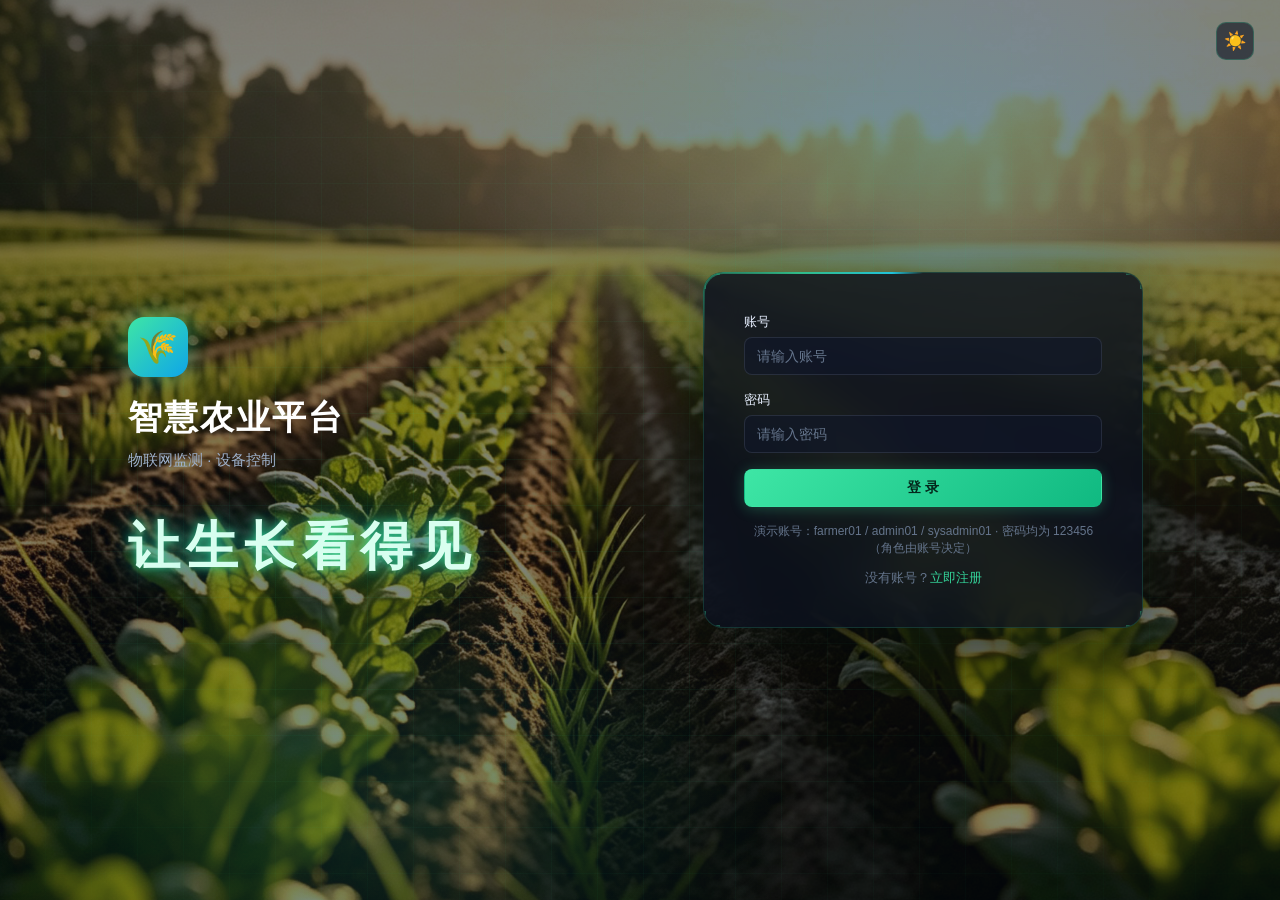
<file: frontend/monitoring.html>
<!DOCTYPE html>
<html lang="zh-CN">
<head>
  <meta charset="UTF-8">
  <meta name="viewport" content="width=device-width, initial-scale=1.0">
  <title>数据监测 - 智慧农业平台</title>
  <script>
    // 提前应用主题，避免加载闪烁（FOUC）
    try { document.documentElement.setAttribute('data-theme', localStorage.getItem('agri_theme') || 'dark'); } catch (e) {}
  </script>
  <link rel="stylesheet" href="assets/css/style.css">
</head>
<body data-page="monitoring">

  <div class="app">
    <!-- 侧边栏：由 layout.js 动态注入 -->
    <aside class="sidebar" id="sidebar"></aside>

    <div class="main">
      <!-- 顶栏：由 layout.js 动态注入 -->
      <header class="topbar" id="topbar"></header>

      <main class="content">
        <!-- 地块选择工具条 -->
        <div class="card" style="padding:14px 20px;">
          <div class="flex-between items-center" style="flex-wrap:wrap;gap:12px;">
            <div class="flex items-center gap-8">
              <span class="text-secondary" style="font-weight:600">监测地块</span>
              <select class="form-control" id="plotSelect" style="width:220px"></select>
            </div>
            <div class="flex items-center gap-8">
              <span class="text-muted" id="updatedAt" style="font-size:12px">--</span>
              <button class="btn btn-outline btn-sm" id="refreshBtn">🔄 手动刷新</button>
            </div>
          </div>
        </div>

        <!-- 实时数值（按地块内设备类型动态显示） -->
        <div class="grid metric-grid mt-16">
          <div class="metric-big" id="tempBox">
            <div class="value" id="metricTempBox"><span id="metricTemp">--</span><span class="unit">℃</span></div>
            <div class="label">🌡️ 实时温度</div>
          </div>
          <div class="metric-big" id="humBox">
            <div class="value" id="metricHumBox"><span id="metricHum">--</span><span class="unit">%</span></div>
            <div class="label">💧 土壤湿度</div>
          </div>
          <div class="metric-big" id="luxBox">
            <div class="value" id="metricLuxBox"><span id="metricLux">--</span><span class="unit">lx</span></div>
            <div class="label">💡 光照亮度</div>
          </div>
          <div class="empty" id="metricEmpty" style="display:none">该地块暂无数据监测设备</div>
        </div>

        <!-- 设备状态 -->
        <div class="card mt-20">
          <div class="card-header">
            <div>
              <div class="card-title">设备状态</div>
              <div class="card-sub">当前地块绑定的监测设备（数值按设备类型显示）</div>
            </div>
            <a class="btn btn-outline btn-sm" href="devices.html">🗂️ 设备管理</a>
          </div>
          <div class="table-wrap">
            <table class="table">
              <thead>
                <tr>
                  <th>设备名称</th>
                  <th>类型</th>
                  <th>数值</th>
                  <th>状态</th>
                  <th>操作</th>
                </tr>
              </thead>
              <tbody id="deviceBody"></tbody>
            </table>
          </div>
        </div>
      </main>
    </div>
  </div>

  <script src="assets/js/mock.js"></script>
  <script src="assets/js/api.js"></script>
  <script src="assets/js/layout.js"></script>
  <script src="assets/js/animate.js"></script>
  <script>
    Layout.init();

    var selectedPlotId = null;
    var devices = [];
    var thresholds = { humidityMin: 40, tempMax: 35 };

    /* 设备类型 → 该类型提供的监测指标（用于设备表格数值 + 状态总览显隐） */
    var TYPE_METRICS = {
      '温度':       ['temp'],
      '土壤湿度':   ['humidity'],
      '亮度':       ['lux'],
      '环境监测板': ['temp', 'humidity', 'lux'],
      '灌溉设备':   []
    };

    /* ---------- 类型徽章 ---------- */
    function typeBadge(type) {
      if (type === '灌溉设备')   return '<span class="badge badge-normal">灌溉设备</span>';
      if (type === '温度')       return '<span class="badge badge-warning">温度</span>';
      if (type === '亮度')       return '<span class="badge badge-info">亮度</span>';
      if (type === '环境监测板') return '<span class="badge badge-info">环境监测板</span>';
      return '<span class="badge badge-online">土壤湿度</span>';
    }

    /* ---------- 渲染当前地块设备状态 ---------- */
    function renderDeviceTable() {
      var body = document.getElementById('deviceBody');
      body.innerHTML = '';

      var list = devices.filter(function (d) { return d.plotId === selectedPlotId; });
      if (!list.length) {
        body.innerHTML = '<tr><td colspan="5" class="empty">该地块暂无设备</td></tr>';
        return;
      }

      list.forEach(function (d) {
        var status = d.online
          ? '<span class="badge badge-online"><span class="dot"></span>在线</span>'
          : '<span class="badge badge-offline"><span class="dot"></span>离线</span>';
        var control = d.controllable
          ? '<a class="btn btn-sm btn-outline" href="control.html">🎛️ 去控制</a>'
          : '<span class="text-muted">—</span>';

        var tr = document.createElement('tr');
        tr.innerHTML =
          '<td>' + d.name + '</td>' +
          '<td>' + typeBadge(d.type) + '</td>' +
          '<td>' + deviceValueHtml(d) + '</td>' +
          '<td>' + status + '</td>' +
          '<td>' + control + '</td>';
        body.appendChild(tr);
      });
    }

    /* 按设备类型显示对应数值；离线设备不显示数据 */
    function deviceValueHtml(d) {
      var metrics = TYPE_METRICS[d.type] || [];
      if (!metrics.length) {
        if (d.controllable) return d.running ? '<span class="text-success">灌溉中</span>' : '<span class="text-muted">已停止</span>';
        return '<span class="text-muted">—</span>';
      }
      if (!d.online) return '<span class="text-muted">--</span>';
      var units = { temp: '℃', humidity: '%', lux: ' lx' };
      var htmls = [];
      metrics.forEach(function (m) {
        var v = d[m];
        htmls.push(v === null || v === undefined
          ? '<span class="text-muted">--</span>'
          : '<span class="text-secondary">' + Number(v).toFixed(1) + units[m] + '</span>');
      });
      return htmls.join(' ');
    }

    /* ---------- 根据地块内设备类型，决定状态总览显示哪些指标框 ---------- */
    function renderOverviewBoxes() {
      var plotDevices = devices.filter(function (d) { return d.plotId === selectedPlotId; });
      var has = { temp: false, humidity: false, lux: false };
      plotDevices.forEach(function (d) {
        (TYPE_METRICS[d.type] || []).forEach(function (m) { has[m] = true; });
      });
      document.getElementById('tempBox').style.display = has.temp ? '' : 'none';
      document.getElementById('humBox').style.display = has.humidity ? '' : 'none';
      document.getElementById('luxBox').style.display = has.lux ? '' : 'none';
      document.getElementById('metricEmpty').style.display =
        (has.temp || has.humidity || has.lux) ? 'none' : '';
    }

    /* ---------- 更新单个指标框：无数据→--，有数据→数值+阈值变色 ---------- */
    function setMetricBox(boxId, valueId, value, decimals, dangerWhen, warnWhen) {
      var box = document.getElementById(boxId);
      var el = document.getElementById(valueId);
      if (value === null || value === undefined) {
        el.textContent = '--';
        box.className = 'value';
        return;
      }
      var cls = '';
      if (dangerWhen !== null && dangerWhen !== undefined && value >= dangerWhen) cls = ' danger';
      else if (warnWhen !== null && warnWhen !== undefined && value < warnWhen) cls = ' warn';
      box.className = 'value' + cls;
      el.textContent = Number(value).toFixed(decimals);
    }

    /* ---------- 刷新实时数据（只更新可见的指标框） ---------- */
    function refreshRealtime() {
      if (!selectedPlotId) return;
      var plotId = selectedPlotId;
      API.getRealtime(plotId).then(function (res) {
        if (plotId !== selectedPlotId) return; // 响应过期（用户已切换地块），丢弃
        var d = res.data;
        if (document.getElementById('tempBox').style.display !== 'none') {
          setMetricBox('metricTempBox', 'metricTemp', d.temp, 1, thresholds.tempMax, null);
        }
        if (document.getElementById('humBox').style.display !== 'none') {
          setMetricBox('metricHumBox', 'metricHum', d.humidity, 1, null, thresholds.humidityMin);
        }
        if (document.getElementById('luxBox').style.display !== 'none') {
          setMetricBox('metricLuxBox', 'metricLux', d.lux, 0, null, null);
        }
        var anyData = (d.temp !== null && d.temp !== undefined) ||
                      (d.humidity !== null && d.humidity !== undefined) ||
                      (d.lux !== null && d.lux !== undefined);
        document.getElementById('updatedAt').textContent =
          anyData && d.updatedAt ? ('更新于 ' + d.updatedAt) : '暂无在线设备数据';
      });
    }

    /* ---------- 事件 ---------- */
    document.getElementById('plotSelect').addEventListener('change', function () {
      selectedPlotId = this.value;
      renderOverviewBoxes();
      refreshRealtime();
      renderDeviceTable();
    });
    document.getElementById('refreshBtn').addEventListener('click', refreshRealtime);

    /* ---------- 初始化 ---------- */
    API.getThresholds().then(function (res) { thresholds = res.data; });

    API.getPlots().then(function (res) {
      var sel = document.getElementById('plotSelect');
      res.data.forEach(function (p) {
        var opt = document.createElement('option');
        opt.value = p.id;
        opt.textContent = p.name + '（' + p.crop + '）';
        sel.appendChild(opt);
      });
      selectedPlotId = res.data[0].id;
      refreshRealtime();
    });

    API.getDevices().then(function (res) {
      devices = res.data;
      renderOverviewBoxes();
      renderDeviceTable();
    });

    // 每 5 秒自动刷新实时数据 + 设备数值（让状态栏与上方实时数据同步）
    function refreshDevices() {
      API.getDevices().then(function (res) {
        if (res.code === 0) {
          devices = res.data;
          renderOverviewBoxes();
          renderDeviceTable();
        }
      });
    }
    setInterval(function () {
      refreshRealtime();
      refreshDevices();
    }, 5000);
  </script>
</body>
</html>
</file>
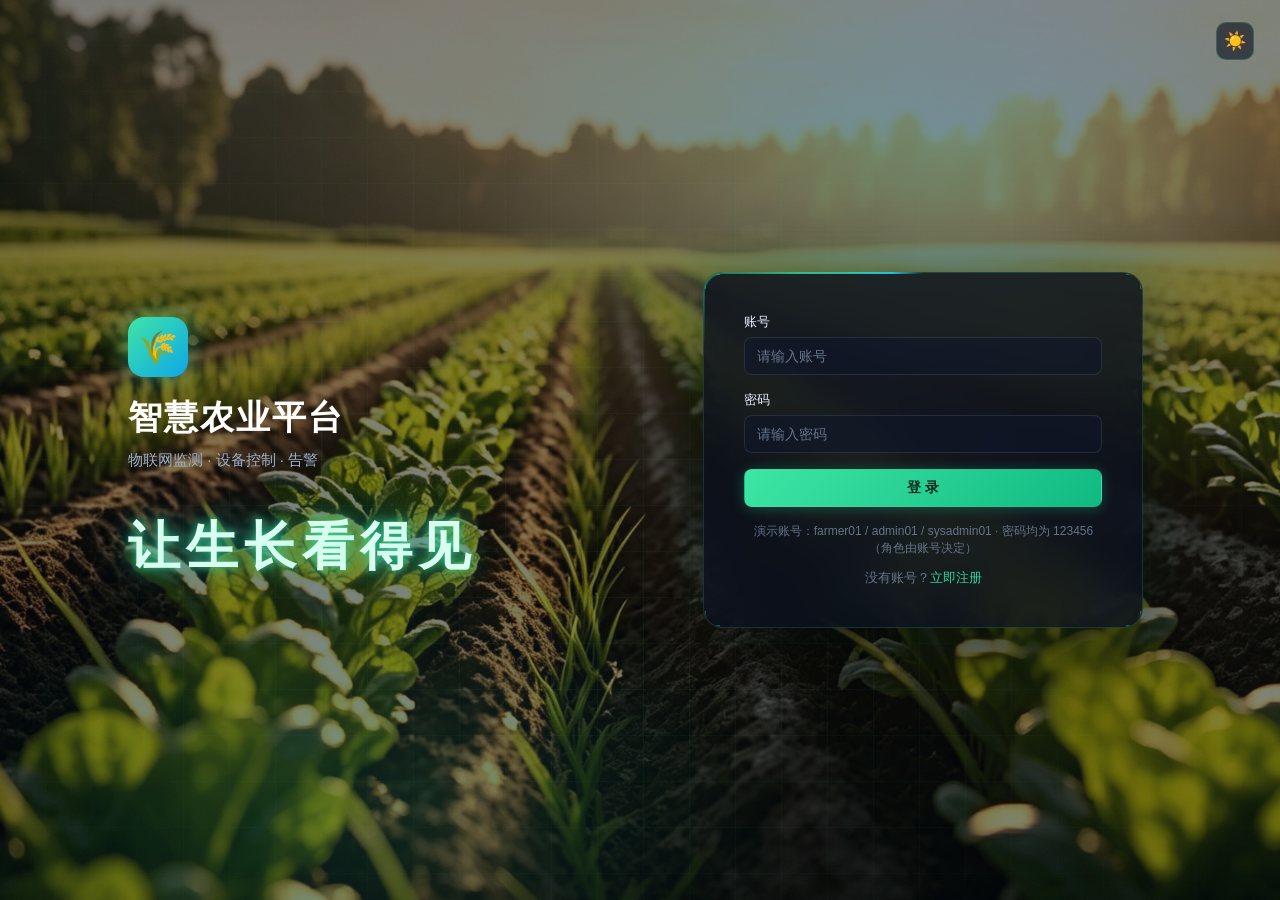
<file: frontend/review.html>
<!DOCTYPE html>
<html lang="zh-CN">
<head>
  <meta charset="UTF-8">
  <meta name="viewport" content="width=device-width, initial-scale=1.0">
  <title>注册审核 - 智慧农业平台</title>
  <script>
    // 提前应用主题，避免加载闪烁（FOUC）
    try { document.documentElement.setAttribute('data-theme', localStorage.getItem('agri_theme') || 'dark'); } catch (e) {}
  </script>
  <link rel="stylesheet" href="assets/css/style.css">
</head>
<body data-page="review">

  <div class="app">
    <!-- 侧边栏：由 layout.js 动态注入 -->
    <aside class="sidebar" id="sidebar"></aside>

    <div class="main">
      <!-- 顶栏：由 layout.js 动态注入 -->
      <header class="topbar" id="topbar"></header>

      <main class="content">
        <!-- 待审核提示 -->
        <div class="alert-banner success" id="pendingBanner"></div>

        <!-- 注册申请列表 -->
        <div class="card">
          <div class="card-header">
            <div>
              <div class="card-title">注册申请</div>
              <div class="card-sub">用户提交注册申请后在此审核，通过后自动开通登录账号</div>
            </div>
            <button class="btn btn-outline btn-sm" id="refreshBtn">🔄 刷新</button>
          </div>
          <div class="table-wrap">
            <table class="table">
              <thead>
                <tr>
                  <th>申请时间</th>
                  <th>账号</th>
                  <th>申请角色</th>
                  <th>状态</th>
                  <th>审核信息</th>
                  <th>操作</th>
                </tr>
              </thead>
              <tbody id="reviewBody"></tbody>
            </table>
          </div>
        </div>
      </main>
    </div>
  </div>

  <script src="assets/js/mock.js"></script>
  <script src="assets/js/api.js"></script>
  <script src="assets/js/layout.js"></script>
  <script>
    Layout.init();

    var requests = [];

    /* ---------- 状态徽章 ---------- */
    function statusBadge(status) {
      if (status === '已通过') return '<span class="badge badge-normal"><span class="dot"></span>已通过</span>';
      if (status === '已拒绝') return '<span class="badge badge-offline"><span class="dot"></span>已拒绝</span>';
      return '<span class="badge badge-alarm"><span class="dot"></span>待审核</span>';
    }

    /* ---------- 渲染申请列表 ---------- */
    function renderList() {
      var body = document.getElementById('reviewBody');
      body.innerHTML = '';

      if (!requests.length) {
        body.innerHTML = '<tr><td colspan="6" class="empty">暂无注册申请</td></tr>';
        updateBanner();
        return;
      }

      requests.forEach(function (r) {
        var action = '';
        if (r.status === '待审核') {
          action = '<div class="flex gap-8">' +
                   '<button class="btn btn-sm btn-primary" data-id="' + r.id + '" data-act="approve">通过</button>' +
                   '<button class="btn btn-sm btn-outline" data-id="' + r.id + '" data-act="reject">拒绝</button>' +
                   '</div>';
        } else {
          action = '<span class="text-muted">—</span>';
        }

        var info = r.status === '已通过' ? (r.reviewer || '') + ' · ' + r.reviewedAt
                 : r.status === '已拒绝' ? ((r.rejectReason || '无原因') + ' · ' + (r.reviewer || ''))
                 : '—';

        var tr = document.createElement('tr');
        tr.innerHTML =
          '<td>' + r.createdAt + '</td>' +
          '<td>' + r.username + '</td>' +
          '<td>' + r.roleName + '</td>' +
          '<td>' + statusBadge(r.status) + '</td>' +
          '<td>' + info + '</td>' +
          '<td>' + action + '</td>';
        body.appendChild(tr);
      });

      // 绑定操作按钮
      body.querySelectorAll('button[data-id]').forEach(function (btn) {
        btn.addEventListener('click', function () {
          var id = btn.getAttribute('data-id');
          var act = btn.getAttribute('data-act');
          act === 'approve' ? approve(Number(id)) : reject(Number(id));
        });
      });

      updateBanner();
    }

    /* ---------- 更新待审核横幅 ---------- */
    function updateBanner() {
      var count = requests.filter(function (r) { return r.status === '待审核'; }).length;
      var banner = document.getElementById('pendingBanner');
      if (count > 0) {
        banner.style.display = 'flex';
        banner.innerHTML = '📝 当前有 <b>' + count + '</b> 条注册申请待审核，请及时处理。';
      } else {
        banner.style.display = 'none';
      }
    }

    /* ---------- 通过：确认并可选改显示名（默认用账号名） ---------- */
    function approve(id) {
      var r = requests.filter(function (x) { return x.id === id; })[0];
      if (!r) return;
      var name = window.prompt('通过「' + r.username + '」的申请。\n登录后显示名（留空则用账号名）：', r.username);
      if (name === null) return; // 用户取消

      API.reviewRegisterRequest(id, '已通过', { name: name }).then(function (res) {
        if (res && res.code === 0) {
          Toast.success('已通过，「' + (name || r.username) + '」可登录使用');
          load();
        } else {
          Toast.error((res && res.msg) ? res.msg : '审核失败');
          load();
        }
      }).catch(function () {
        Toast.error('网络错误：无法连接服务器');
      });
    }

    /* ---------- 拒绝：填写拒绝原因（可选） ---------- */
    function reject(id) {
      var r = requests.filter(function (x) { return x.id === id; })[0];
      if (!r) return;
      var reason = window.prompt('拒绝「' + r.username + '」的申请。\n拒绝原因（可选）：', '');
      if (reason === null) return; // 用户取消

      API.reviewRegisterRequest(id, '已拒绝', { rejectReason: reason }).then(function (res) {
        if (res && res.code === 0) {
          Toast.info('已拒绝「' + r.username + '」的申请');
          load();
        } else {
          Toast.error((res && res.msg) ? res.msg : '审核失败');
          load();
        }
      }).catch(function () {
        Toast.error('网络错误：无法连接服务器');
      });
    }

    /* ---------- 加载申请列表 ---------- */
    function load() {
      API.getRegisterRequests().then(function (res) {
        if (res && res.code === 0 && res.data) {
          requests = res.data;
          renderList();
        }
      }).catch(function () {
        Toast.error('网络错误：无法连接服务器');
      });
    }

    /* ---------- 事件 ---------- */
    document.getElementById('refreshBtn').addEventListener('click', load);

    /* ---------- 初始化 ---------- */
    load();
  </script>
</body>
</html>
</file>
<file: frontend/assets/css/style.css>
/* ==========================================================================
   智慧农业平台 — 全局样式（共享层，你和同伴都引用这一份）
   主题：科技感暗色大屏 —— 深空蓝 + 霓虹绿（保留农业绿识别 + 未来科技质感）
   ========================================================================== */

:root {
  /* 主色（霓虹绿，兼顾农业 + 科技） */
  --primary: #34d399;          /* 霓虹翡翠 */
  --primary-dark: #10b981;
  --primary-deep: #0d9488;
  --primary-light: rgba(52, 211, 153, .14);   /* 暗底下的半透明底 */
  --primary-soft: rgba(52, 211, 153, .08);

  /* 功能色 */
  --success: #34d399;
  --warning: #fbbf24;
  --danger: #f87171;
  --info: #38bdf8;

  /* 科技次主色（青色，用于部分描边 / 光晕） */
  --cyan: #22d3ee;

  /* 中性色（暗色体系） */
  --bg: #060b16;               /* 近黑深空蓝 */
  --card: rgba(17, 25, 45, .72);       /* 玻璃拟态卡片底 */
  --card-solid: #0e1728;
  --border: rgba(148, 163, 184, .16);
  --text: #e7efff;
  --text-secondary: #9db1cc;
  --text-muted: #64748b;

  /* 发光描边（角标 / 高亮用） */
  --neon: #34d399;

  /* 布局尺寸 */
  --nav-h: 56px;       /* 顶部导航栏高度（侧栏已移到上端） */
  --topbar-h: 60px;

  /* 阴影 */
  --shadow-sm: 0 1px 2px rgba(0, 0, 0, .3);
  --shadow: 0 2px 8px rgba(0, 0, 0, .35);
  --shadow-lg: 0 12px 32px rgba(0, 0, 0, .45);

  --radius: 12px;
  --radius-sm: 8px;
}

/* ==========================================================================
   浅色主题（<html data-theme="light">）
   覆盖中性色与阴影为浅色系；主色（霓虹绿/青）保持不变，仅微调文字对比度
   ========================================================================== */
:root[data-theme="light"] {
  /* 中性色（浅色体系） */
  --bg: #e6eff9;                           /* 浅蓝底 */
  --card: rgba(236, 245, 253, .88);        /* 浅蓝玻璃拟态卡片 */
  --card-solid: #eaf3fb;                   /* 浅蓝实底 */
  --border: rgba(15, 23, 42, .12);
  --text: #1e293b;
  --text-secondary: #475569;
  --text-muted: #64748b;

  /* 阴影（浅色下更柔和） */
  --shadow-sm: 0 1px 2px rgba(15, 23, 42, .06);
  --shadow: 0 2px 8px rgba(15, 23, 42, .08);
  --shadow-lg: 0 12px 32px rgba(15, 23, 42, .14);
}

* { margin: 0; padding: 0; box-sizing: border-box; }

html, body {
  height: 100%;
  font-family: -apple-system, BlinkMacSystemFont, "Segoe UI", "PingFang SC",
               "Microsoft YaHei", "Hiragino Sans GB", sans-serif;
  font-size: 14px;
  color: var(--text);
  -webkit-font-smoothing: antialiased;
}

/* ---------- 深空背景：基础色 + 环境光晕 + 细网格 ---------- */
body {
  background-color: var(--bg);
  background-image:
    radial-gradient(1100px 540px at 82% -8%, rgba(34, 211, 238, .12), transparent 60%),
    radial-gradient(920px 540px at -6% 104%, rgba(52, 211, 153, .11), transparent 60%),
    linear-gradient(rgba(148, 163, 184, .05) 1px, transparent 1px),
    linear-gradient(90deg, rgba(148, 163, 184, .05) 1px, transparent 1px);
  background-size: auto, auto, 46px 46px, 46px 46px;
  background-attachment: fixed;
}

a { text-decoration: none; color: inherit; }
ul { list-style: none; }

/* ==========================================================================
   应用骨架
   ========================================================================== */
.app { display: flex; flex-direction: column; min-height: 100vh; }

.main {
  flex: 1;
  min-height: 0;
  display: flex;
  flex-direction: column;
}

.content {
  flex: 1;
  padding: 24px 28px 40px;
  max-width: 1600px;
  width: 100%;
  margin: 0 auto;
}

/* ==========================================================================
   侧边栏
   ========================================================================== */
.sidebar {
  position: sticky;
  top: 0;
  left: 0;
  width: 100%;
  height: var(--nav-h);
  flex-shrink: 0;
  background: linear-gradient(90deg, #0c1728 0%, #081120 100%);
  color: #b6c8dd;
  display: flex;
  flex-direction: row;
  align-items: center;
  z-index: 100;
  border-bottom: 1px solid rgba(148, 163, 184, .08);
  box-shadow: 0 4px 32px rgba(0, 0, 0, .45);
}

.sidebar-brand {
  height: 100%;
  display: flex;
  align-items: center;
  gap: 12px;
  padding: 0 22px 0 20px;
  border-right: 1px solid rgba(148, 163, 184, .08);
  white-space: nowrap;
  flex-shrink: 0;
}

/* 品牌 logo：霓虹绿渐变圆角块 + 呼吸光晕 */
.brand-logo {
  width: 38px; height: 38px;
  border-radius: 11px;
  background: linear-gradient(135deg, #34d399 0%, #22d3ee 100%);
  display: grid; place-items: center;
  font-size: 20px;
  flex-shrink: 0;
  box-shadow: 0 0 14px rgba(52, 211, 153, .55), 0 0 30px rgba(34, 211, 238, .22);
  animation: brand-pulse 3s ease-in-out infinite;
}

/* 品牌文字区：主标题 + 副标题两行 */
.brand-text {
  display: flex;
  flex-direction: column;
  justify-content: center;
  line-height: 1.12;
}

.brand-name {
  font-size: 20px;
  font-weight: 800;
  letter-spacing: 1.5px;
  background: linear-gradient(90deg, #ffffff 0%, #c9ffe8 45%, #34d399 100%);
  -webkit-background-clip: text;
  background-clip: text;
  -webkit-text-fill-color: transparent;
  color: transparent;
  filter: drop-shadow(0 0 12px rgba(52, 211, 153, .4));
}

.brand-sub {
  font-size: 9px;
  font-weight: 600;
  letter-spacing: 3.5px;
  color: rgba(52, 211, 153, .62);
  margin-top: 3px;
  text-transform: uppercase;
}

/* logo 呼吸光晕 */
@keyframes brand-pulse {
  0%, 100% { box-shadow: 0 0 12px rgba(52, 211, 153, .45), 0 0 26px rgba(34, 211, 238, .18); }
  50%      { box-shadow: 0 0 20px rgba(52, 211, 153, .7), 0 0 42px rgba(34, 211, 238, .32); }
}

.sidebar-nav {
  padding: 0 20px;
  display: flex;
  flex-direction: row;
  align-items: center;
  gap: 4px;
  flex: 1;
  height: 100%;
}

.nav-item {
  flex: 1;
  display: flex;
  align-items: center;
  justify-content: center;
  gap: 11px;
  padding: 9px 13px;
  border-radius: var(--radius-sm);
  color: #b6c8dd;
  font-size: 14px;
  transition: all .18s ease;
  cursor: pointer;
  white-space: nowrap;
}

.nav-item .icon { width: 20px; text-align: center; font-size: 16px; }

.nav-item:hover {
  background: rgba(52, 211, 153, .08);
  color: #eafff6;
}

.nav-item.active {
  background: linear-gradient(135deg, rgba(52, 211, 153, .22), rgba(16, 185, 129, .14));
  color: #6ee7b7;
  font-weight: 600;
  box-shadow: inset 0 0 0 1px rgba(52, 211, 153, .3), 0 0 18px rgba(52, 211, 153, .12);
}

/* ==========================================================================
   顶栏
   ========================================================================== */
.topbar {
  height: var(--topbar-h);
  background: rgba(11, 18, 32, .75);
  backdrop-filter: blur(14px);
  -webkit-backdrop-filter: blur(14px);
  border-bottom: 1px solid var(--border);
  display: flex;
  align-items: center;
  justify-content: space-between;
  padding: 0 28px;
  position: sticky;
  top: var(--nav-h);
  z-index: 90;
  box-shadow: 0 4px 24px rgba(0, 0, 0, .3);
}

/* 顶栏底部霓虹分隔线 */
.topbar::after {
  content: "";
  position: absolute;
  left: 0; right: 0; bottom: -1px;
  height: 1px;
  background: linear-gradient(90deg,
    transparent, rgba(52, 211, 153, .5) 30%, rgba(34, 211, 238, .5) 70%, transparent);
  pointer-events: none;
}

.topbar-left { display: flex; align-items: center; gap: 12px; }

.topbar-title { font-size: 18px; font-weight: 700; color: var(--text); }

.topbar-breadcrumb { font-size: 12px; color: var(--text-muted); }

.topbar-right { display: flex; align-items: center; gap: 18px; }

.simulator-mode {
  padding: 5px 9px;
  border: 1px solid rgba(251, 191, 36, .55);
  border-radius: 6px;
  color: #fcd34d;
  background: rgba(120, 53, 15, .22);
  font-size: 12px;
  font-weight: 700;
  white-space: nowrap;
}

.version-switch {
  display: inline-flex;
  align-items: center;
  height: 34px;
  padding: 3px;
  border: 1px solid var(--border);
  border-radius: 8px;
  background: rgba(15, 23, 42, .72);
}

.version-link {
  min-width: 62px;
  height: 26px;
  display: inline-flex;
  align-items: center;
  justify-content: center;
  padding: 0 10px;
  border-radius: 6px;
  color: var(--text-secondary);
  font-size: 13px;
  font-weight: 700;
  text-decoration: none;
  transition: color .15s ease, background .15s ease;
}

.version-link:hover {
  color: var(--text);
}

.version-link.active {
  color: #04281c;
  background: linear-gradient(135deg, #34d399, #22d3ee);
}

.topbar-clock {
  font-variant-numeric: tabular-nums;
  font-size: 13px;
  color: var(--text-secondary);
  letter-spacing: .5px;
}

.topbar-user {
  display: flex; align-items: center; gap: 8px;
  font-size: 13px;
  color: var(--text);
}

.topbar-logout {
  font-size: 13px;
  color: var(--text-secondary);
  text-decoration: none;
  padding: 6px 10px;
  border: 1px solid var(--border);
  border-radius: 6px;
  cursor: pointer;
  transition: color .15s ease, border-color .15s ease;
}

.topbar-logout:hover {
  color: var(--primary);
  border-color: var(--primary);
}

.avatar {
  width: 32px; height: 32px;
  border-radius: 50%;
  background: linear-gradient(135deg, #34d399, #0ea5e9);
  color: #04281c;
  display: grid; place-items: center;
  font-size: 14px;
  font-weight: 700;
  box-shadow: 0 0 12px rgba(52, 211, 153, .4);
}

@media (max-width: 860px) {
  .topbar-right {
    gap: 10px;
  }

  .topbar-clock {
    display: none;
  }
}

@media (max-width: 680px) {
  .topbar-user {
    display: none;
  }
}

/* ==========================================================================
   卡片 —— 玻璃拟态 + 四角霓虹边框装饰
   ========================================================================== */
.card {
  position: relative;
  background:
    linear-gradient(180deg, rgba(52, 211, 153, .04), transparent 40%),
    var(--card);
  backdrop-filter: blur(12px);
  -webkit-backdrop-filter: blur(12px);
  border-radius: var(--radius);
  border: 1px solid var(--border);
  box-shadow: var(--shadow-sm);
  padding: 20px;
}

.card-header {
  display: flex;
  align-items: center;
  justify-content: space-between;
  margin-bottom: 16px;
}

.card-title { font-size: 15px; font-weight: 600; color: var(--text); }
.card-sub { font-size: 12px; color: var(--text-muted); margin-top: 2px; }

/* ---------- 四角霓虹角标（科技大屏经典装饰） ---------- */
.card::before,
.kpi-card::before,
.plot-card::before,
.metric-big::before,
.login-panel::before {
  content: "";
  position: absolute;
  inset: 0;
  border-radius: inherit;
  pointer-events: none;
  background:
    linear-gradient(var(--neon), var(--neon)) left top / 16px 2px,
    linear-gradient(var(--neon), var(--neon)) left top / 2px 16px,
    linear-gradient(var(--neon), var(--neon)) right top / 16px 2px,
    linear-gradient(var(--neon), var(--neon)) right top / 2px 16px,
    linear-gradient(var(--neon), var(--neon)) left bottom / 16px 2px,
    linear-gradient(var(--neon), var(--neon)) left bottom / 2px 16px,
    linear-gradient(var(--neon), var(--neon)) right bottom / 16px 2px,
    linear-gradient(var(--neon), var(--neon)) right bottom / 2px 16px;
  background-repeat: no-repeat;
  opacity: .35;
  transition: opacity .25s ease;
}

.card:hover::before,
.kpi-card:hover::before,
.plot-card:hover::before,
.metric-big:hover::before {
  opacity: .8;
}

/* ==========================================================================
   KPI 指标卡片（数据总览页用，预留给同伴）
   ========================================================================== */
.kpi-grid {
  display: grid;
  grid-template-columns: repeat(auto-fit, minmax(200px, 1fr));
  gap: 16px;
  margin-bottom: 20px;
}

.kpi-card {
  position: relative;
  background:
    linear-gradient(180deg, rgba(52, 211, 153, .05), transparent 45%),
    var(--card);
  backdrop-filter: blur(12px);
  -webkit-backdrop-filter: blur(12px);
  border-radius: var(--radius);
  border: 1px solid var(--border);
  padding: 18px 20px;
  display: flex;
  align-items: center;
  gap: 16px;
  box-shadow: var(--shadow-sm);
  transition: transform .18s ease, box-shadow .18s ease, border-color .18s ease;
}

.kpi-card:hover {
  transform: translateY(-2px);
  box-shadow: var(--shadow-lg), 0 0 24px rgba(52, 211, 153, .12);
  border-color: rgba(52, 211, 153, .35);
}

.kpi-icon {
  width: 48px; height: 48px;
  border-radius: 12px;
  display: grid; place-items: center;
  font-size: 24px;
  flex-shrink: 0;
}

.kpi-icon.green  { background: rgba(52, 211, 153, .14); box-shadow: 0 0 18px rgba(52, 211, 153, .18) inset; }
.kpi-icon.blue   { background: rgba(56, 189, 248, .14); box-shadow: 0 0 18px rgba(56, 189, 248, .18) inset; }
.kpi-icon.orange { background: rgba(251, 191, 36, .14); box-shadow: 0 0 18px rgba(251, 191, 36, .18) inset; }
.kpi-icon.red    { background: rgba(248, 113, 113, .14); box-shadow: 0 0 18px rgba(248, 113, 113, .18) inset; }

.kpi-body { flex: 1; min-width: 0; }
.kpi-label { font-size: 13px; color: var(--text-secondary); }
.kpi-value { font-size: 26px; font-weight: 700; font-variant-numeric: tabular-nums; line-height: 1.2; color: var(--text); }
.kpi-value .unit { font-size: 13px; font-weight: 500; color: var(--text-muted); margin-left: 3px; }
.kpi-trend { font-size: 12px; margin-top: 3px; }
.kpi-trend.up   { color: var(--success); }
.kpi-trend.down { color: var(--danger); }

/* ==========================================================================
   栅格
   ========================================================================== */
.grid { display: grid; gap: 16px; }
.grid-2 { grid-template-columns: repeat(2, 1fr); }
.grid-3 { grid-template-columns: repeat(3, 1fr); }
.grid-1-2 { grid-template-columns: 1fr 2fr; }
.grid-2-1 { grid-template-columns: 2fr 1fr; }

@media (max-width: 1100px) {
  .grid-2, .grid-3, .grid-1-2, .grid-2-1 { grid-template-columns: 1fr; }
}

/* ==========================================================================
   按钮
   ========================================================================== */
.btn {
  display: inline-flex;
  align-items: center;
  gap: 6px;
  padding: 9px 16px;
  border-radius: var(--radius-sm);
  border: 1px solid transparent;
  font-size: 14px;
  font-weight: 500;
  cursor: pointer;
  transition: all .15s ease;
  white-space: nowrap;
}

.btn:disabled { opacity: .5; cursor: not-allowed; }

.btn-primary {
  background: linear-gradient(135deg, #3ee6a5, #10b981);
  color: #04281c;
  font-weight: 600;
  box-shadow: 0 2px 14px rgba(52, 211, 153, .28);
}
.btn-primary:hover { filter: brightness(1.06); box-shadow: 0 4px 22px rgba(52, 211, 153, .4); }

.btn-outline { background: rgba(15, 23, 42, .5); color: var(--text-secondary); border-color: var(--border); }
.btn-outline:hover { border-color: var(--primary); color: var(--primary); background: rgba(52, 211, 153, .08); }

.btn-danger { background: linear-gradient(135deg, #f87171, #ef4444); color: #fff; }
.btn-danger:hover { filter: brightness(1.06); box-shadow: 0 2px 14px rgba(248, 113, 113, .3); }

.btn-ghost { background: transparent; color: var(--text-secondary); }
.btn-ghost:hover { background: rgba(148, 163, 184, .08); color: var(--text); }

.btn-sm { padding: 6px 12px; font-size: 13px; }
.btn-block { width: 100%; justify-content: center; }

/* ==========================================================================
   状态徽章
   ========================================================================== */
.badge {
  display: inline-flex;
  align-items: center;
  gap: 5px;
  padding: 3px 10px;
  border-radius: 999px;
  font-size: 12px;
  font-weight: 500;
  line-height: 1.5;
}

.badge .dot { width: 6px; height: 6px; border-radius: 50%; background: currentColor; }

.badge-online  { background: rgba(52, 211, 153, .14); color: #4ade80; }
.badge-offline { background: rgba(148, 163, 184, .12); color: #94a3b8; }
.badge-alarm   { background: rgba(248, 113, 113, .14); color: #f87171; }
.badge-warning { background: rgba(251, 191, 36, .14); color: #fbbf24; }
.badge-normal  { background: rgba(52, 211, 153, .14); color: #4ade80; }
.badge-info    { background: rgba(56, 189, 248, .14); color: #38bdf8; }

/* ==========================================================================
   表格
   ========================================================================== */
.table-wrap { overflow-x: auto; }

.table { width: 100%; border-collapse: collapse; font-size: 13px; }

.table thead th {
  text-align: left;
  padding: 12px 14px;
  background: rgba(148, 163, 184, .06);
  color: var(--text-secondary);
  font-weight: 600;
  font-size: 12px;
  border-bottom: 1px solid var(--border);
  white-space: nowrap;
}

.table tbody td {
  padding: 13px 14px;
  border-bottom: 1px solid rgba(148, 163, 184, .08);
  color: var(--text);
}

.table tbody tr:hover { background: rgba(52, 211, 153, .05); }
.table tbody tr:last-child td { border-bottom: none; }

/* ==========================================================================
   表单
   ========================================================================== */
.form-group { margin-bottom: 16px; }

.form-label {
  display: block;
  font-size: 13px;
  font-weight: 500;
  margin-bottom: 6px;
  color: var(--text);
}

.form-control {
  width: 100%;
  padding: 10px 12px;
  border: 1px solid var(--border);
  border-radius: var(--radius-sm);
  font-size: 14px;
  color: var(--text);
  background: rgba(15, 23, 42, .6);
  transition: border-color .15s, box-shadow .15s, background .15s;
}

.form-control:focus {
  outline: none;
  border-color: var(--primary);
  box-shadow: 0 0 0 3px rgba(52, 211, 153, .18);
}

.form-control::placeholder { color: var(--text-muted); }

textarea.form-control {
  min-height: 120px;
  resize: vertical;
}

.readonly-field {
  width: 100%;
  min-height: 40px;
  padding: 10px 12px;
  border: 1px solid var(--border);
  border-radius: var(--radius-sm);
  background: rgba(15, 23, 42, .38);
  color: var(--text-secondary);
  line-height: 20px;
}

select.form-control { cursor: pointer; }
select.form-control option { background: var(--card-solid); color: var(--text); }

.form-row { display: flex; gap: 12px; }
.form-row > * { flex: 1; }

.form-hint { font-size: 12px; color: var(--text-muted); margin-top: 4px; }

.camera-fields {
  display: none;
  padding: 12px;
  margin-bottom: 14px;
  border-radius: 8px;
  border: 1px solid rgba(148, 163, 184, .14);
  background: rgba(15, 23, 42, .45);
}

.device-row {
  flex-wrap: wrap;
}

.device-row .camera-fields {
  flex: 0 0 100%;
}

/* ==========================================================================
   开关组件（设备控制用）
   ========================================================================== */
.switch {
  position: relative;
  display: inline-block;
  width: 48px; height: 26px;
  flex-shrink: 0;
}

.switch input { opacity: 0; width: 0; height: 0; }

.switch .slider {
  position: absolute;
  inset: 0;
  background: #334155;
  border-radius: 999px;
  cursor: pointer;
  transition: background .2s;
}

.switch .slider::before {
  content: "";
  position: absolute;
  width: 20px; height: 20px;
  left: 3px; top: 3px;
  background: #e2e8f0;
  border-radius: 50%;
  transition: transform .2s;
  box-shadow: 0 1px 3px rgba(0,0,0,.4);
}

.switch input:checked + .slider { background: var(--primary); box-shadow: 0 0 12px rgba(52, 211, 153, .5); }
.switch input:checked + .slider::before { transform: translateX(22px); background: #04281c; }
.switch input:disabled + .slider { opacity: .5; cursor: not-allowed; }

/* ==========================================================================
   告警横幅
   ========================================================================== */
.alert-banner {
  display: flex;
  align-items: center;
  gap: 10px;
  padding: 12px 16px;
  border-radius: var(--radius-sm);
  font-size: 13px;
  margin-bottom: 16px;
}

.alert-banner.warning { background: rgba(251, 191, 36, .12); color: #fcd34d; border: 1px solid rgba(251, 191, 36, .28); }
.alert-banner.danger  { background: rgba(248, 113, 113, .12); color: #fca5a5; border: 1px solid rgba(248, 113, 113, .28); }
.alert-banner.success { background: rgba(52, 211, 153, .12); color: #6ee7b7; border: 1px solid rgba(52, 211, 153, .28); }

/* ==========================================================================
   实时数值展示（数据监测页用，预留给同伴）
   ========================================================================== */
.metric-big {
  position: relative;
  text-align: center;
  padding: 20px;
  border-radius: var(--radius);
  background:
    linear-gradient(180deg, rgba(52, 211, 153, .06), rgba(15, 23, 42, .4));
  backdrop-filter: blur(12px);
  -webkit-backdrop-filter: blur(12px);
  border: 1px solid var(--border);
}

.metric-big .value {
  font-size: 44px;
  font-weight: 800;
  font-variant-numeric: tabular-nums;
  color: #6ee7b7;
  text-shadow: 0 0 24px rgba(52, 211, 153, .45);
}

.metric-big .value.warn { color: #fbbf24; text-shadow: 0 0 24px rgba(251, 191, 36, .45); }
.metric-big .value.danger { color: #f87171; text-shadow: 0 0 24px rgba(248, 113, 113, .45); }

.metric-big .unit { font-size: 16px; color: var(--text-muted); margin-left: 4px; }
.metric-big .label { font-size: 13px; color: var(--text-secondary); margin-top: 4px; }

/* 数据监测：状态总览指标框（按设备类型动态数量） */
.metric-grid { grid-template-columns: repeat(auto-fit, minmax(220px, 1fr)); }

/* ==========================================================================
   地块卡片（数据总览用，预留给同伴）
   ========================================================================== */
.plot-grid {
  display: grid;
  grid-template-columns: repeat(auto-fill, minmax(260px, 1fr));
  gap: 16px;
}

.plot-card {
  position: relative;
  background:
    linear-gradient(180deg, rgba(52, 211, 153, .05), transparent 45%),
    var(--card);
  backdrop-filter: blur(12px);
  -webkit-backdrop-filter: blur(12px);
  border: 1px solid var(--border);
  border-radius: var(--radius);
  padding: 18px;
  box-shadow: var(--shadow-sm);
  transition: transform .18s, box-shadow .18s, border-color .18s;
  cursor: pointer;
}

.plot-card:hover {
  transform: translateY(-3px);
  box-shadow: var(--shadow-lg), 0 0 24px rgba(52, 211, 153, .12);
  border-color: rgba(52, 211, 153, .35);
}

.plot-card .head { display: flex; justify-content: space-between; align-items: center; margin-bottom: 14px; }
.plot-card .name { font-size: 15px; font-weight: 600; color: var(--text); }
.plot-card .crop { font-size: 12px; color: var(--text-muted); margin-top: 2px; }

.plot-metrics { display: flex; gap: 10px; }
.plot-metric {
  flex: 1;
  display: flex;
  flex-direction: column;
  align-items: center;
  justify-content: center;
  padding: 12px 6px;
  border-radius: var(--radius-sm);
  background: rgba(148, 163, 184, .06);
}

.plot-metric .v { font-size: 18px; font-weight: 700; font-variant-numeric: tabular-nums; color: var(--text); }
.plot-metric .l { font-size: 11px; color: var(--text-muted); margin-top: 4px; }
.plot-metric .v.hot { color: var(--danger); }
.plot-metric .v.dry { color: var(--warning); }

/* 湿度环形图（多地块总览地块卡片内） */
.plot-metric .hum-ring-wrap { position: relative; width: 54px; height: 54px; }
.plot-metric .hum-ring-chart { width: 100%; height: 100%; }
.plot-metric .hum-ring-center {
  position: absolute; inset: 0;
  display: flex; align-items: center; justify-content: center;
  font-size: 14px; font-weight: 700; color: var(--text);
  font-variant-numeric: tabular-nums;
  pointer-events: none;
}
.plot-metric .hum-ring-center.dry { color: var(--warning); }

/* ==========================================================================
   聊天界面（智能问答用）
   ========================================================================== */
.chat-wrap {
  display: flex;
  flex-direction: column;
  height: calc(100vh - var(--topbar-h) - 64px);
  min-height: 480px;
}

.chat-messages {
  flex: 1;
  overflow-y: auto;
  padding: 8px 4px;
  display: flex;
  flex-direction: column;
  gap: 14px;
}

.msg { display: flex; gap: 10px; max-width: 78%; }
.msg.user { align-self: flex-end; flex-direction: row-reverse; }

.msg .bubble {
  padding: 11px 14px;
  border-radius: 14px;
  font-size: 14px;
  line-height: 1.6;
  white-space: pre-wrap;
  word-break: break-word;
}

/* 气泡内 markdown 元素 */
.msg .bubble strong { font-weight: 600; }
.msg .bubble em { font-style: italic; }
.msg .bubble code {
  padding: 1px 5px;
  border-radius: 4px;
  background: rgba(255, 255, 255, .08);
  font-family: var(--font-mono, 'Consolas', 'Monaco', monospace);
  font-size: .9em;
}
.msg .bubble a:not(.btn) { color: var(--primary); text-decoration: underline; }
.msg .bubble a:not(.btn):hover { color: #34d399; }
.msg.user .bubble code { background: rgba(4, 40, 28, .16); }
.msg.user .bubble a:not(.btn) { color: #04281c; text-decoration: underline; }

.msg.bot .bubble { background: rgba(15, 23, 42, .6); border: 1px solid var(--border); color: var(--text); border-top-left-radius: 4px; }
.msg.user .bubble { background: linear-gradient(135deg, #34d399, #10b981); color: #04281c; border-top-right-radius: 4px; }

.msg .avatar-sm {
  width: 32px; height: 32px;
  border-radius: 50%;
  flex-shrink: 0;
  display: grid; place-items: center;
  font-size: 16px;
}

.msg.bot .avatar-sm { background: rgba(52, 211, 153, .14); }

.quick-asks { display: flex; flex-wrap: wrap; gap: 8px; margin-bottom: 12px; }

.chip {
  padding: 7px 13px;
  border-radius: 999px;
  border: 1px solid var(--border);
  background: rgba(15, 23, 42, .5);
  font-size: 13px;
  cursor: pointer;
  transition: all .15s;
  color: var(--text-secondary);
}

.chip:hover { border-color: var(--primary); color: var(--primary); background: rgba(52, 211, 153, .08); }

.chat-input-bar { display: flex; gap: 10px; margin-top: 8px; }
.chat-input-bar .form-control { flex: 1; }

.msg-action {
  margin-top: 8px;
  display: flex;
  gap: 8px;
  flex-wrap: wrap;
}

/* RAG 检索命中的参考资料来源 */
.msg-sources {
  font-size: 12px;
  color: var(--text-secondary);
  margin-top: 4px;
  max-width: 78%;
  margin-left: 42px; /* 与 bot 气泡文字左侧对齐（32px 头像 + 10px gap） */
}

/* 打字中动画 */
.typing { display: inline-flex; gap: 4px; padding: 4px 2px; }
.typing span {
  width: 7px; height: 7px; border-radius: 50%;
  background: var(--text-muted);
  animation: blink 1.2s infinite both;
}
.typing span:nth-child(2) { animation-delay: .2s; }
.typing span:nth-child(3) { animation-delay: .4s; }
@keyframes blink { 0%, 80%, 100% { opacity: .2; } 40% { opacity: 1; } }

/* ==========================================================================
   登录页（预留给同伴）
   ========================================================================== */
.login-page {
  min-height: 100vh;
  display: grid;
  place-items: center;
  background: url('../../image/登陆背景图片.png') center / cover no-repeat;
  position: relative;
  overflow: hidden;
}

.login-page::before {
  content: "";
  position: absolute;
  inset: 0;
  background: rgba(3, 8, 18, .5);
}

.login-page::after {
  content: "";
  position: absolute;
  inset: 0;
  background:
    radial-gradient(700px 420px at 70% 20%, rgba(34, 211, 238, .16), transparent 60%),
    radial-gradient(700px 420px at 30% 90%, rgba(52, 211, 153, .14), transparent 60%);
  pointer-events: none;
}

/* 左右两栏布局：左侧品牌 + 标语，右侧登录面板（面板常驻，不延迟登场） */
.login-layout {
  position: relative;
  z-index: 2;
  width: 100%;
  max-width: 1120px;
  padding: 48px;
  display: grid;
  grid-template-columns: 1.1fr 1fr;
  gap: 64px;
  align-items: center;
}

.login-left {
  display: flex;
  flex-direction: column;
  justify-content: center;
}

.login-brand {
  text-align: left;
  margin-bottom: 28px;
}

.login-brand .logo-big {
  width: 60px; height: 60px;
  margin: 0 0 18px;
  border-radius: 16px;
  background: linear-gradient(135deg, #3ee6a5, #0ea5e9);
  box-shadow: 0 0 26px rgba(52, 211, 153, .5);
  display: grid; place-items: center;
  font-size: 32px;
}

.login-brand h1 { font-size: 34px; color: #fff; letter-spacing: 2px; }
.login-brand p { font-size: 15px; color: var(--text-secondary); margin-top: 10px; }

.login-panel {
  position: relative;
  z-index: 1;
  width: 100%;
  max-width: 440px;
  justify-self: center;
  padding: 40px;
  background: rgba(10, 16, 30, .82);
  backdrop-filter: blur(20px);
  -webkit-backdrop-filter: blur(20px);
  border: 1px solid rgba(52, 211, 153, .18);
  border-radius: 20px;
  box-shadow: 0 24px 80px rgba(0, 0, 0, .6), 0 0 60px rgba(52, 211, 153, .1);
}

.login-role { display: flex; gap: 10px; margin-bottom: 20px; }

.role-tab {
  flex: 1;
  padding: 10px;
  text-align: center;
  border: 1px solid var(--border);
  border-radius: var(--radius-sm);
  cursor: pointer;
  font-size: 13px;
  color: var(--text-secondary);
  transition: all .15s;
}

.role-tab.active {
  border-color: var(--primary);
  background: rgba(52, 211, 153, .12);
  color: #6ee7b7;
  font-weight: 600;
}

.login-hint {
  margin-top: 16px;
  text-align: center;
  font-size: 12px;
  color: var(--text-muted);
}

.login-switch {
  margin-top: 12px;
  text-align: center;
  font-size: 13px;
  color: var(--text-muted);
}

.login-switch a {
  color: var(--primary);
  cursor: pointer;
  text-decoration: none;
}

.login-switch a:hover { text-decoration: underline; }

/* ==========================================================================
   登录页动效（丰富炫酷版）
   分层：背景网格/扫描/粒子 → 面板流光/呼吸 → 表单/按钮 → 转场
   ========================================================================== */

/* --- 层级调整 --- */
.login-panel { z-index: 2; }

/* --- 左侧标语（艺术字，常驻，逐字浮现不淡出） --- */
.login-slogan {
  margin-top: 12px;
  pointer-events: none;
}
.login-slogan .slogan-text {
  font-size: clamp(34px, 4.5vw, 52px);
  font-weight: 700;
  letter-spacing: 6px;
  line-height: 1.4;
  text-align: left;
  color: #d9fff0;
  text-shadow:
    0 0 8px rgba(52, 211, 153, .9),
    0 0 22px rgba(52, 211, 153, .5),
    0 0 46px rgba(34, 211, 238, .4);
}
.login-slogan .ch {
  display: inline-block;
  opacity: 0;
  animation: slogan-ch-in .6s var(--ease-out) forwards;
}
@keyframes slogan-ch-in {
  from { opacity: 0; transform: translateY(22px) scale(.8); filter: blur(8px); }
  to   { opacity: 1; transform: translateY(0) scale(1); filter: blur(0); }
}

/* --- 特效容器（背景层，位于蒙层与面板之间） --- */
.login-fx {
  position: absolute;
  inset: 0;
  z-index: 1;
  pointer-events: none;
  overflow: hidden;
}

/* --- 科技细网格（径向淡出，缓慢漂移） --- */
.login-grid {
  position: absolute;
  inset: -1px;
  background-image:
    linear-gradient(rgba(52, 211, 153, .05) 1px, transparent 1px),
    linear-gradient(90deg, rgba(52, 211, 153, .05) 1px, transparent 1px);
  background-size: 46px 46px;
  -webkit-mask-image: radial-gradient(ellipse 78% 78% at 50% 50%, #000 35%, transparent 100%);
  mask-image: radial-gradient(ellipse 78% 78% at 50% 50%, #000 35%, transparent 100%);
  animation: login-grid-drift 26s linear infinite;
}
@keyframes login-grid-drift {
  from { background-position: 0 0; }
  to   { background-position: 46px 46px; }
}

/* --- 横向扫描光带（自上而下周期性扫过） --- */
.login-scan {
  position: absolute;
  left: -10%; right: -10%; top: -30%;
  height: 200px;
  background: linear-gradient(180deg,
      transparent,
      rgba(34, 211, 238, .07) 40%,
      rgba(52, 211, 153, .05) 60%,
      transparent);
  transform: skewY(-3deg);
  animation: login-scan-move 7s var(--ease-out) infinite;
}
@keyframes login-scan-move {
  0%   { top: -30%; }
  55%  { top: 115%; }
  100% { top: 115%; }
}

/* --- 漂浮粒子（萤火，JS 随机生成） --- */
.login-particle {
  position: absolute;
  bottom: -14px;
  border-radius: 50%;
  background: radial-gradient(circle, rgba(52, 211, 153, .95), rgba(34, 211, 238, .35) 55%, transparent 75%);
  animation: login-particle-rise linear infinite;
  will-change: transform, opacity;
}
@keyframes login-particle-rise {
  0%   { transform: translateY(0) translateX(0) scale(.6); opacity: 0; }
  12%  { opacity: .8; }
  80%  { opacity: .3; }
  100% { transform: translateY(-106vh) translateX(70px) scale(1.15); opacity: 0; }
}

/* --- Logo 呼吸发光 --- */
.login-brand .logo-big {
  animation: login-logo-breathe 2.6s ease-in-out infinite;
}
@keyframes login-logo-breathe {
  0%, 100% { transform: scale(1);    box-shadow: 0 0 26px rgba(52, 211, 153, .5); }
  50%      { transform: scale(1.06); box-shadow: 0 0 46px rgba(52, 211, 153, .8), 0 0 80px rgba(34, 211, 238, .35); }
}

/* --- 标题逐字浮现（字由 JS 拆为 span.ch） --- */
.login-brand h1 .ch {
  display: inline-block;
  opacity: 0;
  animation: login-ch-in .5s var(--ease-out) forwards;
}
@keyframes login-ch-in {
  from { opacity: 0; transform: translateY(14px); filter: blur(4px); }
  to   { opacity: 1; transform: translateY(0);   filter: blur(0); }
}

/* --- 面板：入场玻璃高光扫过（shimmer） --- */
.login-shimmer {
  position: absolute;
  inset: 0;
  border-radius: inherit;
  overflow: hidden;
  pointer-events: none;
}
.login-shimmer::before {
  content: "";
  position: absolute;
  top: -20%; bottom: -20%; left: -40%;
  width: 45%;
  background: linear-gradient(100deg,
      transparent, rgba(255, 255, 255, .08), rgba(52, 211, 153, .05), transparent);
  transform: skewX(-18deg);
  animation: login-shimmer-sweep 1.1s var(--ease-out) .4s forwards;
}
@keyframes login-shimmer-sweep {
  to { transform: skewX(-18deg) translateX(360%); }
}

/* --- 面板边框霓虹流光（沿四边循环跑圈，需 @property 支持；不支持则静置为角标） --- */
@property --login-angle {
  syntax: '<angle>';
  inherits: false;
  initial-value: 0deg;
}
.login-panel::after {
  content: "";
  position: absolute;
  inset: -1px;
  border-radius: inherit;
  padding: 1.5px;
  background: conic-gradient(from var(--login-angle),
      transparent 0deg,
      transparent 295deg,
      rgba(52, 211, 153, .85) 325deg,
      rgba(34, 211, 238, .9) 350deg,
      transparent 360deg);
  -webkit-mask: linear-gradient(#000 0 0) content-box, linear-gradient(#000 0 0);
  -webkit-mask-composite: xor;
  mask: linear-gradient(#000 0 0) content-box, linear-gradient(#000 0 0);
  mask-composite: exclude;
  pointer-events: none;
  animation: login-border-flow 4s linear infinite;
}
@keyframes login-border-flow { to { --login-angle: 360deg; } }

/* --- 输入框聚焦增强（登录页） --- */
.login-panel .form-control:focus {
  border-color: var(--primary);
  box-shadow: 0 0 0 3px rgba(52, 211, 153, .16), 0 0 20px rgba(52, 211, 153, .35);
}

/* --- 登录按钮：hover 光扫 --- */
.btn-primary { position: relative; }
.btn-primary::after {
  content: "";
  position: absolute;
  top: 0; bottom: 0; left: -70%;
  width: 40%;
  background: linear-gradient(100deg, transparent, rgba(255, 255, 255, .4), transparent);
  transform: skewX(-20deg);
  opacity: 0;
  pointer-events: none;
}
.btn-primary:hover::after { animation: login-btn-shine .6s var(--ease-out); }
@keyframes login-btn-shine {
  0%   { left: -70%; opacity: 1; }
  100% { left: 130%; opacity: 0; }
}

/* --- 按钮 loading 转圈 --- */
.btn.loading { color: transparent !important; pointer-events: none; }
.btn.loading::before {
  content: "";
  position: absolute;
  left: 50%; top: 50%;
  width: 18px; height: 18px;
  margin: -9px 0 0 -9px;
  border: 2px solid rgba(4, 40, 28, .25);
  border-top-color: #04281c;
  border-radius: 50%;
  animation: login-btn-spin .7s linear infinite;
}
@keyframes login-btn-spin { to { transform: rotate(360deg); } }

/* ==========================================================================
   全局加载动画
   ========================================================================== */
.page-loader {
  position: fixed;
  inset: 0;
  z-index: 260;
  display: flex;
  align-items: center;
  justify-content: center;
  padding: 24px;
  background: rgba(6, 11, 22, .52);
  backdrop-filter: blur(5px);
  -webkit-backdrop-filter: blur(5px);
  opacity: 0;
  pointer-events: none;
  transition: opacity .18s ease;
}

.page-loader.show {
  opacity: 1;
  pointer-events: auto;
}

.page-loader-panel {
  width: min(220px, calc(100vw - 48px));
  min-height: 128px;
  display: flex;
  flex-direction: column;
  align-items: center;
  justify-content: center;
  gap: 16px;
  border: 1px solid rgba(52, 211, 153, .24);
  border-radius: 8px;
  background: rgba(14, 23, 40, .9);
  box-shadow: 0 18px 46px rgba(0, 0, 0, .42), inset 0 0 0 1px rgba(255, 255, 255, .03);
}

.page-loader-spinner {
  position: relative;
  width: 50px;
  height: 50px;
}

.page-loader-spinner span {
  position: absolute;
  inset: 0;
  border-radius: 50%;
  border: 2px solid transparent;
  animation: page-loader-spin 1s linear infinite;
}

.page-loader-spinner span:nth-child(1) {
  border-top-color: var(--primary);
  border-right-color: rgba(52, 211, 153, .52);
}

.page-loader-spinner span:nth-child(2) {
  inset: 7px;
  border-left-color: var(--cyan);
  border-bottom-color: rgba(34, 211, 238, .45);
  animation-duration: 1.35s;
  animation-direction: reverse;
}

.page-loader-spinner span:nth-child(3) {
  inset: 17px;
  border-top-color: var(--warning);
  animation-duration: .8s;
}

.page-loader-text {
  width: 100%;
  min-height: 18px;
  padding: 0 14px;
  text-align: center;
  font-size: 12px;
  line-height: 18px;
  color: #dbeafe;
  white-space: nowrap;
  overflow: hidden;
  text-overflow: ellipsis;
}

@keyframes page-loader-spin {
  to { transform: rotate(360deg); }
}

/* --- 登录成功转场：面板上浮淡出 --- */
.login-page.success .login-panel {
  animation: login-panel-out .5s var(--ease-out) forwards;
}
@keyframes login-panel-out {
  to { opacity: 0; transform: translateY(-26px) scale(.96); filter: blur(6px); }
}

/* ==========================================================================
   弹窗（设备管理添加设备用）
   ========================================================================== */
.modal-mask {
  position: fixed;
  inset: 0;
  background: rgba(4, 8, 16, .6);
  backdrop-filter: blur(4px);
  -webkit-backdrop-filter: blur(4px);
  display: none;
  align-items: center;
  justify-content: center;
  z-index: 200;
}

.modal-mask.show { display: flex; }

#irrigationScheduleModal {
  z-index: 240;
  background: rgba(4, 8, 16, .72);
}

.modal {
  width: 100%;
  max-width: 440px;
  background: var(--card-solid);
  border: 1px solid var(--border);
  border-radius: var(--radius);
  box-shadow: 0 20px 60px rgba(0, 0, 0, .55);
  padding: 24px;
  animation: pop .18s ease;
}

@keyframes pop {
  from { transform: scale(.96); opacity: 0; }
  to   { transform: scale(1); opacity: 1; }
}

.modal-title { font-size: 16px; font-weight: 700; color: var(--text); margin-bottom: 18px; }
.modal-actions { display: flex; justify-content: flex-end; gap: 10px; margin-top: 20px; }

.alarm-log-link {
  max-width: 128px;
  border: 0;
  padding: 0;
  background: transparent;
  color: var(--cyan);
  font: inherit;
  cursor: pointer;
  text-align: left;
  white-space: nowrap;
  overflow: hidden;
  text-overflow: ellipsis;
}

.alarm-log-link:hover { color: var(--primary); }

.alarm-log-meta {
  display: grid;
  grid-template-columns: repeat(2, minmax(0, 1fr));
  gap: 10px;
  margin-bottom: 12px;
}

.alarm-log-meta div {
  min-width: 0;
  padding: 10px 12px;
  border: 1px solid var(--border);
  border-radius: 8px;
  background: rgba(15, 23, 42, .38);
}

.alarm-log-meta span {
  display: block;
  margin-bottom: 4px;
  font-size: 12px;
  color: var(--text-muted);
}

.alarm-log-meta b {
  display: block;
  color: var(--text);
  font-size: 13px;
  font-weight: 600;
  white-space: nowrap;
  overflow: hidden;
  text-overflow: ellipsis;
}

.alarm-log-detail {
  min-height: 96px;
  max-height: 320px;
  overflow: auto;
  padding: 14px;
  border: 1px solid var(--border);
  border-radius: 8px;
  background: rgba(6, 11, 22, .42);
  color: var(--text);
  line-height: 1.7;
  white-space: pre-wrap;
  word-break: break-word;
}

/* ==========================================================================
   Toast 轻提示
   ========================================================================== */
.toast-wrap {
  position: fixed;
  top: 74px;
  right: 24px;
  z-index: 300;
  display: flex;
  flex-direction: column;
  gap: 10px;
}

.toast {
  padding: 12px 16px;
  border-radius: var(--radius-sm);
  background: rgba(15, 23, 42, .95);
  box-shadow: 0 8px 30px rgba(0, 0, 0, .5);
  border-left: 4px solid var(--primary);
  font-size: 13px;
  color: #e7efff;
  animation: slide-in .25s ease;
  display: flex;
  align-items: center;
  gap: 8px;
}

.toast.success { border-left-color: var(--success); }
.toast.error   { border-left-color: var(--danger); }
.toast.info    { border-left-color: var(--info); }

@keyframes slide-in {
  from { transform: translateX(120%); opacity: 0; }
  to   { transform: translateX(0); opacity: 1; }
}

/* ==========================================================================
   工具类
   ========================================================================== */
.mt-0 { margin-top: 0; }
.mt-8 { margin-top: 8px; }
.mt-12 { margin-top: 12px; }
.mt-16 { margin-top: 16px; }
.mt-20 { margin-top: 20px; }
.mb-0 { margin-bottom: 0; }
.mb-8 { margin-bottom: 8px; }
.mb-16 { margin-bottom: 16px; }
.mb-20 { margin-bottom: 20px; }

.flex { display: flex; }
.flex-between { display: flex; align-items: center; justify-content: space-between; }
.items-center { align-items: center; }
.gap-8 { gap: 8px; }
.gap-12 { gap: 12px; }
.gap-16 { gap: 16px; }

.text-secondary { color: var(--text-secondary); }
.text-muted { color: var(--text-muted); }
.text-danger { color: var(--danger); }
.text-success { color: var(--success); }
.text-center { text-align: center; }

.section-title {
  font-size: 15px;
  font-weight: 600;
  margin-bottom: 12px;
  display: flex;
  align-items: center;
  gap: 8px;
  color: var(--text);
}

.section-title::before {
  content: "";
  width: 4px; height: 16px;
  border-radius: 2px;
  background: var(--primary);
  box-shadow: 0 0 8px var(--primary);
}

.chart-box { width: 100%; height: 340px; }

.empty {
  text-align: center;
  padding: 40px;
  color: var(--text-muted);
  font-size: 13px;
}

/* ==========================================================================
   动画增强层（全局，所有页面共享）
   纯 CSS + 少量 JS 配合，让界面更生动
   ========================================================================== */

/* 统一动效缓动 */
:root {
  --ease-out: cubic-bezier(.22, .61, .36, 1);
}

/* ---------- 页面进场：上移 + 淡入 ---------- */
@keyframes fade-up {
  from { opacity: 0; transform: translateY(18px); }
  to   { opacity: 1; transform: translateY(0); }
}
.anim-in {
  /* 用 backwards 填充：delay 期间应用 from 状态(透明)，结束后回到元素默认(opacity:1)，
     即使本动画被更高特异性规则覆盖也不会让元素永久隐形 */
  animation: fade-up .5s var(--ease-out) backwards;
}

/* ---------- 状态点呼吸灯（在线/告警的圆点脉冲） ---------- */
@keyframes pulse-green {
  0%   { box-shadow: 0 0 0 0 rgba(52, 211, 153, .6); }
  70%  { box-shadow: 0 0 0 5px rgba(52, 211, 153, 0); }
  100% { box-shadow: 0 0 0 0 rgba(52, 211, 153, 0); }
}
@keyframes pulse-red {
  0%   { box-shadow: 0 0 0 0 rgba(248, 113, 113, .6); }
  70%  { box-shadow: 0 0 0 5px rgba(248, 113, 113, 0); }
  100% { box-shadow: 0 0 0 0 rgba(248, 113, 113, 0); }
}
.badge-online .dot { animation: pulse-green 2s infinite; }
.badge-alarm .dot  { animation: pulse-red 1.4s infinite; }

/* ---------- 数值刷新闪烁（实时数据更新） ---------- */
@keyframes value-flash {
  0%   { color: var(--success); transform: scale(1.12); }
  100% { color: inherit; transform: scale(1); }
}
.anim-flash {
  display: inline-block;
  animation: value-flash .7s var(--ease-out);
}

/* ---------- 按钮：按下回弹 + 涟漪波纹 ---------- */
.btn {
  position: relative;
  overflow: hidden;
  -webkit-tap-highlight-color: transparent;
}
.btn:active { transform: scale(.96); }

.ripple {
  position: absolute;
  border-radius: 50%;
  background: rgba(255, 255, 255, .45);
  transform: scale(0);
  animation: ripple .55s var(--ease-out) forwards;
  pointer-events: none;
}
.btn-outline .ripple,
.btn-ghost .ripple { background: rgba(52, 211, 153, .22); }
@keyframes ripple {
  to { transform: scale(2.6); opacity: 0; }
}

/* ---------- 灌溉运行态：流动光带 ---------- */
.plot-card.running {
  border-color: rgba(52, 211, 153, .5);
  position: relative;
  overflow: hidden;
}
.plot-card.running::after {
  content: "";
  position: absolute;
  inset: 0;
  background: linear-gradient(115deg, transparent 30%, rgba(52, 211, 153, .16) 50%, transparent 70%);
  transform: translateX(-100%);
  animation: sheen 2.2s var(--ease-out) infinite;
  pointer-events: none;
}
@keyframes sheen {
  to { transform: translateX(100%); }
}

/* ---------- 告警横幅脉冲 ---------- */
.alert-banner.danger { animation: banner-pulse 2s infinite; }
@keyframes banner-pulse {
  0%, 100% { box-shadow: 0 0 0 0 rgba(248, 113, 113, 0); }
  50%      { box-shadow: 0 0 0 5px rgba(248, 113, 113, .18); }
}

/* ---------- 聊天消息弹入 ---------- */
.msg { animation: msg-in .32s var(--ease-out) both; }
@keyframes msg-in {
  from { opacity: 0; transform: translateY(12px) scale(.97); }
  to   { opacity: 1; transform: translateY(0) scale(1); }
}

/* ---------- 侧边栏：图标微弹 + active 指示条 ---------- */
.nav-item { position: relative; }
.nav-item .icon { transition: transform .2s var(--ease-out); }
.nav-item:hover .icon { transform: scale(1.18); }
.nav-item.active::before {
  content: "";
  position: absolute;
  left: 12px; right: 12px; bottom: -1px;
  width: auto; height: 2px;
  border-radius: 2px;
  background: var(--primary);
  box-shadow: 0 0 8px var(--primary);
}

/* ---------- 登录页：视图切换淡入 ---------- */
#loginView, #registerView { animation: view-in .32s var(--ease-out); }
@keyframes view-in {
  from { opacity: 0; transform: translateX(30px); }
  to   { opacity: 1; transform: translateX(0); }
}
#registerView { animation-name: view-in-left; }
@keyframes view-in-left {
  from { opacity: 0; transform: translateX(-30px); }
  to   { opacity: 1; transform: translateX(0); }
}

/* ==========================================================================
   智能问答：历史对话栏目
   ========================================================================== */
.chat-layout { display: flex; gap: 16px; align-items: flex-start; }
.conv-panel {
  width: 250px;
  flex-shrink: 0;
  background: var(--card);
  border: 1px solid var(--border);
  border-radius: var(--radius);
  padding: 12px;
}
.conv-panel .btn-block { width: 100%; display: block; }
.conv-list { margin-top: 10px; max-height: 540px; overflow-y: auto; }
.conv-item {
  padding: 10px 12px;
  border-radius: var(--radius-sm);
  cursor: pointer;
  margin-bottom: 6px;
  border: 1px solid transparent;
}
.conv-item:hover { background: var(--bg); }
.conv-item.active { background: var(--bg); border-color: var(--primary); }
.conv-title { font-size: 13px; font-weight: 600; overflow: hidden; text-overflow: ellipsis; white-space: nowrap; }
.conv-meta { font-size: 11px; color: var(--text-muted); margin-top: 2px; }
.conv-head { display: flex; align-items: center; justify-content: space-between; gap: 8px; }
.conv-del {
  border: none;
  background: transparent;
  cursor: pointer;
  color: var(--text-muted);
  font-size: 12px;
  padding: 2px 6px;
  border-radius: 4px;
  flex-shrink: 0;
}
.conv-del:hover { color: var(--danger); background: rgba(220, 38, 38, .08); }
.conv-empty { font-size: 12px; color: var(--text-muted); text-align: center; padding: 20px 0; }
.chat-main { flex: 1; min-width: 0; }
@media (max-width: 860px) {
  .chat-layout { flex-direction: column; }
  .conv-panel { width: 100%; }
}
/* ==========================================================================
   天气预报（数据总览用）
   ========================================================================== */
.weather-now {
  display: flex;
  align-items: center;
  gap: 16px;
  padding: 14px 16px;
  border-radius: var(--radius-sm);
  background: linear-gradient(135deg, rgba(56, 189, 248, .14), rgba(52, 211, 153, .06));
  border: 1px solid rgba(56, 189, 248, .2);
  margin-bottom: 16px;
}

.weather-now .w-icon { font-size: 44px; line-height: 1; flex-shrink: 0; }

.w-now-info { min-width: 0; }

.w-now-temp { font-size: 26px; font-weight: 700; color: var(--text); line-height: 1.1; }
.w-now-text { font-size: 14px; font-weight: 500; color: var(--text-secondary); margin-left: 10px; }
.w-now-meta { font-size: 12px; color: var(--text-muted); margin-top: 4px; }

.weather-forecast {
  display: grid;
  grid-template-columns: repeat(5, 1fr);
  gap: 8px;
}

.weather-day {
  text-align: center;
  padding: 10px 4px;
  border-radius: var(--radius-sm);
  background: rgba(148, 163, 184, .06);
  border: 1px solid rgba(148, 163, 184, .08);
  transition: border-color .18s ease, background .18s ease;
}
.weather-day:hover { border-color: rgba(56, 189, 248, .3); background: rgba(56, 189, 248, .08); }

.weather-day .wd-day { font-size: 12px; color: var(--text-secondary); }
.weather-day .wd-icon { font-size: 22px; margin: 6px 0 4px; }
.weather-day .wd-text { font-size: 11px; color: var(--text-muted); }
.weather-day .wd-temp { font-size: 12px; font-weight: 600; color: var(--text); margin-top: 2px; }

/* ==========================================================================
   视频监控
   ========================================================================== */
.camera-page {
  max-width: 1760px;
}

.camera-head {
  display: flex;
  align-items: flex-end;
  justify-content: space-between;
  gap: 18px;
  margin-bottom: 16px;
}

.camera-sub {
  margin-top: -8px;
  color: var(--text-muted);
  font-size: 12px;
}

.camera-actions {
  display: flex;
  align-items: center;
  justify-content: flex-end;
  gap: 10px;
  flex-wrap: wrap;
}

.camera-actions select {
  width: min(260px, 42vw);
}

.monitor-wall {
  display: grid;
  grid-template-columns: repeat(3, minmax(0, 1fr));
  gap: 12px;
  min-width: 960px;
}

.monitor-tile {
  min-width: 0;
  overflow: hidden;
  border-radius: 8px;
  border: 1px solid rgba(148, 163, 184, .18);
  background: rgba(15, 23, 42, .76);
  box-shadow: var(--shadow-sm);
  cursor: pointer;
  transition: border-color .18s ease, box-shadow .18s ease, transform .18s ease;
}

.monitor-tile:hover {
  transform: translateY(-1px);
  border-color: rgba(34, 211, 238, .34);
  box-shadow: var(--shadow-lg);
}

.monitor-frame {
  position: relative;
  aspect-ratio: 16 / 9;
  overflow: hidden;
  background:
    linear-gradient(rgba(148, 163, 184, .06) 1px, transparent 1px),
    linear-gradient(90deg, rgba(148, 163, 184, .06) 1px, transparent 1px),
    #020617;
  background-size: 34px 34px;
}

.monitor-frame img,
.monitor-frame iframe {
  width: 100%;
  height: 100%;
  display: block;
  object-fit: contain;
  background: #020617;
}

.monitor-frame iframe {
  display: none;
  border: 0;
}

.monitor-hud,
.monitor-screen-no {
  position: absolute;
  z-index: 2;
  display: inline-flex;
  align-items: center;
  border-radius: 8px;
  border: 1px solid rgba(148, 163, 184, .18);
  background: rgba(2, 6, 23, .68);
  color: #e0f2fe;
  font-size: 11px;
  font-weight: 800;
}

.monitor-hud {
  top: 10px;
  left: 10px;
  gap: 7px;
  padding: 6px 9px;
}

.monitor-screen-no {
  right: 10px;
  top: 10px;
  padding: 6px 8px;
}

.monitor-meta {
  display: flex;
  align-items: center;
  justify-content: space-between;
  gap: 10px;
  padding: 10px 12px 8px;
}

.monitor-meta b,
.monitor-meta span {
  display: block;
}

.monitor-meta b {
  max-width: 260px;
  overflow: hidden;
  color: var(--text);
  font-size: 13px;
  font-weight: 800;
  text-overflow: ellipsis;
  white-space: nowrap;
}

.monitor-meta span {
  margin-top: 3px;
  color: var(--text-muted);
  font-size: 11px;
}

.monitor-actions {
  display: inline-flex;
  gap: 6px;
  flex-shrink: 0;
}

.monitor-alarm {
  margin: 0 12px 12px;
  padding: 7px 9px;
  border-radius: 8px;
  border: 1px solid rgba(52, 211, 153, .18);
  background: rgba(22, 101, 52, .13);
  color: #bbf7d0;
  font-size: 12px;
  font-weight: 700;
}

.monitor-alarm.has-alarm {
  border-color: rgba(248, 113, 113, .36);
  background: rgba(127, 29, 29, .24);
  color: #fecaca;
}

.monitor-tile.is-connecting .monitor-frame::after {
  content: "";
  position: absolute;
  inset: 0;
  background: linear-gradient(110deg, transparent 20%, rgba(255, 255, 255, .08) 45%, transparent 70%);
  animation: monitor-scan 1.2s ease-in-out infinite;
  pointer-events: none;
}

@keyframes monitor-scan {
  from { transform: translateX(-90%); }
  to { transform: translateX(90%); }
}

.mini-spinner {
  width: 30px;
  height: 30px;
  margin: 0 auto 2px;
  border-radius: 999px;
  border: 3px solid rgba(148, 163, 184, .28);
  border-top-color: #38bdf8;
  animation: mini-spin .8s linear infinite;
}

@keyframes mini-spin {
  to { transform: rotate(360deg); }
}

.camera-add-modal {
  max-width: 680px;
}

.camera-zoom-modal {
  max-width: min(1180px, calc(100vw - 32px));
}

.zoom-camera-frame {
  position: relative;
  height: min(72vh, 720px);
  overflow: hidden;
  border-radius: 8px;
  border: 1px solid rgba(148, 163, 184, .18);
  background: #020617;
}

.zoom-camera-frame img,
.zoom-camera-frame iframe {
  width: 100%;
  height: 100%;
  display: block;
  object-fit: contain;
  background: #020617;
}

.zoom-camera-frame iframe {
  border: 0;
}

.zoom-camera-frame .monitor-zoom-img {
  display: block;
}

.monitor-loading {
  grid-column: 1 / -1;
}

.camera-layout {
  display: grid;
  grid-template-columns: minmax(0, 1fr) 340px;
  gap: 18px;
}

.camera-view,
.camera-panel {
  border-radius: 10px;
  border: 1px solid rgba(148, 163, 184, .16);
  background:
    linear-gradient(180deg, rgba(34, 211, 238, .06), transparent 42%),
    rgba(15, 23, 42, .72);
  box-shadow: var(--shadow-sm);
}

.camera-view {
  padding: 14px;
}

.camera-screen {
  position: relative;
  min-height: 620px;
  height: calc(100vh - 220px);
  overflow: hidden;
  border-radius: 8px;
  background:
    linear-gradient(rgba(148, 163, 184, .05) 1px, transparent 1px),
    linear-gradient(90deg, rgba(148, 163, 184, .05) 1px, transparent 1px),
    #020617;
  background-size: 40px 40px;
}

.camera-screen img {
  width: 100%;
  height: 100%;
  display: block;
  object-fit: contain;
  background: #020617;
}

.camera-placeholder {
  position: absolute;
  inset: 0;
  display: grid;
  place-content: center;
  gap: 10px;
  text-align: center;
  padding: 28px;
  background:
    radial-gradient(circle at 50% 42%, rgba(34, 211, 238, .08), transparent 34%),
    rgba(2, 6, 23, .96);
  color: #f8fafc;
  text-shadow: 0 2px 8px rgba(0, 0, 0, .72);
}

.placeholder-title {
  font-size: 18px;
  font-weight: 800;
  color: #ffffff;
}

.placeholder-sub {
  max-width: 460px;
  color: #dbeafe;
  font-size: 13px;
  font-weight: 600;
  line-height: 1.7;
}

.camera-hud {
  position: absolute;
  left: 14px;
  top: 14px;
  display: inline-flex;
  align-items: center;
  gap: 8px;
  padding: 7px 10px;
  border-radius: 8px;
  border: 1px solid rgba(52, 211, 153, .28);
  background: rgba(2, 6, 23, .62);
  color: #d8fff0;
  font-size: 12px;
  font-weight: 800;
  letter-spacing: 1px;
}

.live-dot {
  width: 8px;
  height: 8px;
  border-radius: 999px;
  background: #ef4444;
  box-shadow: 0 0 12px rgba(239, 68, 68, .9);
  animation: live-pulse 1.2s ease-in-out infinite;
}

@keyframes live-pulse {
  0%, 100% { opacity: .55; }
  50% { opacity: 1; }
}

.camera-side {
  display: grid;
  gap: 14px;
  align-content: start;
}

.camera-panel {
  padding: 16px;
}

.camera-info-grid {
  display: grid;
  gap: 8px;
  margin-top: 12px;
}

.camera-info-grid div {
  padding: 10px;
  border-radius: 8px;
  border: 1px solid rgba(148, 163, 184, .13);
  background: rgba(15, 23, 42, .62);
}

.camera-info-grid span,
.camera-info-grid b {
  display: block;
}

.camera-info-grid span {
  color: var(--text-muted);
  font-size: 11px;
}

.camera-info-grid b {
  margin-top: 5px;
  color: var(--text);
  font-size: 13px;
  word-break: break-all;
}

.detection-settings {
  display: grid;
  gap: 12px;
}

.switch-row {
  display: flex;
  align-items: center;
  gap: 10px;
  color: var(--text);
  font-size: 13px;
  font-weight: 700;
}

.switch-row input {
  width: 18px;
  height: 18px;
  accent-color: #22c55e;
}

.detection-form {
  display: grid;
  grid-template-columns: 1fr 1fr;
  gap: 10px;
}

.detection-form label {
  display: grid;
  gap: 6px;
  min-width: 0;
}

.detection-form span {
  color: var(--text-muted);
  font-size: 11px;
}

.camera-records {
  margin-top: 18px;
  border-radius: 10px;
  border: 1px solid rgba(148, 163, 184, .16);
  background: rgba(15, 23, 42, .72);
  box-shadow: var(--shadow-sm);
  padding: 16px;
}

.camera-records .card-header {
  margin-bottom: 14px;
}

.camera-records input[type="date"] {
  width: 160px;
}

.detection-record-list {
  display: grid;
  gap: 10px;
}

.empty-state {
  display: grid;
  min-height: 92px;
  place-items: center;
  border-radius: 8px;
  border: 1px dashed rgba(148, 163, 184, .2);
  color: var(--text-muted);
  font-size: 13px;
}

.detection-record {
  display: grid;
  grid-template-columns: 148px minmax(0, 1fr) auto;
  align-items: center;
  gap: 14px;
  padding: 10px;
  border-radius: 8px;
  border: 1px solid rgba(148, 163, 184, .14);
  background: rgba(2, 6, 23, .28);
}

.record-thumb {
  position: relative;
  width: 148px;
  aspect-ratio: 16 / 9;
  overflow: hidden;
  border: 1px solid rgba(34, 211, 238, .24);
  border-radius: 8px;
  background: #020617;
  color: var(--text);
  cursor: pointer;
}

.record-thumb img {
  width: 100%;
  height: 100%;
  display: block;
  object-fit: cover;
}

.record-thumb span {
  position: absolute;
  inset: auto 8px 8px auto;
  padding: 4px 8px;
  border-radius: 6px;
  background: rgba(2, 6, 23, .72);
  font-size: 12px;
  font-weight: 800;
}

.record-main {
  min-width: 0;
}

.record-title {
  color: var(--text);
  font-size: 14px;
  font-weight: 800;
  overflow: hidden;
  text-overflow: ellipsis;
  white-space: nowrap;
}

.record-meta {
  margin-top: 5px;
  color: var(--text-muted);
  font-size: 12px;
}

.record-tags {
  display: flex;
  flex-wrap: wrap;
  gap: 8px;
  margin-top: 9px;
}

.detection-modal {
  max-width: min(960px, calc(100vw - 32px));
}

.detection-modal .modal-header {
  display: flex;
  align-items: flex-start;
  justify-content: space-between;
  gap: 16px;
  margin-bottom: 14px;
}

.detection-modal .modal-title {
  margin-bottom: 4px;
}

.modal-sub {
  color: var(--text-muted);
  font-size: 12px;
}

.modal-close {
  width: 34px;
  height: 34px;
  border: 1px solid rgba(148, 163, 184, .2);
  border-radius: 8px;
  background: rgba(15, 23, 42, .72);
  color: var(--text);
  font-size: 20px;
  cursor: pointer;
}

.detection-modal video {
  width: 100%;
  max-height: 70vh;
  display: block;
  border-radius: 8px;
  background: #020617;
}

@media (max-width: 1080px) {
  .camera-layout {
    grid-template-columns: 1fr;
  }
  .camera-screen {
    min-height: 460px;
  }
}

@media (max-width: 760px) {
  .camera-head {
    align-items: stretch;
    flex-direction: column;
  }
  .camera-actions {
    justify-content: flex-start;
  }
  .camera-actions select {
    width: 100%;
  }
  .detection-record {
    grid-template-columns: 1fr;
  }
  .record-thumb {
    width: 100%;
  }
  .camera-records .card-header {
    align-items: stretch;
    flex-direction: column;
  }
  .camera-records input[type="date"] {
    width: 100%;
  }
}

/* ==========================================================================
   重庆巡田地图
   ========================================================================== */
.map-page {
  max-width: 1760px;
}

.map-ops {
  display: flex;
  align-items: flex-end;
  justify-content: space-between;
  gap: 18px;
  margin-bottom: 16px;
}

.map-page-sub {
  margin-top: -8px;
  color: var(--text-muted);
  font-size: 12px;
}

.map-actions {
  display: flex;
  align-items: center;
  gap: 10px;
  flex-wrap: wrap;
  justify-content: flex-end;
}

.icon-toggle {
  height: 34px;
  display: inline-flex;
  align-items: center;
  gap: 8px;
  padding: 0 12px;
  border: 1px solid rgba(148, 163, 184, .2);
  border-radius: 8px;
  color: var(--text-secondary);
  background: rgba(15, 23, 42, .72);
  cursor: pointer;
  transition: border-color .18s ease, color .18s ease, background .18s ease;
}

.icon-toggle.active {
  color: #d8fff0;
  border-color: rgba(52, 211, 153, .45);
  background: rgba(52, 211, 153, .12);
}

.toggle-dot {
  width: 9px;
  height: 9px;
  border-radius: 999px;
  background: var(--text-muted);
}

.icon-toggle.active .toggle-dot {
  background: var(--primary);
  box-shadow: 0 0 12px rgba(52, 211, 153, .85);
}

.mode-switch {
  height: 34px;
  display: inline-flex;
  align-items: center;
  padding: 3px;
  border: 1px solid rgba(148, 163, 184, .18);
  border-radius: 8px;
  background: rgba(15, 23, 42, .72);
}

.mode-switch button {
  height: 26px;
  padding: 0 10px;
  border: 0;
  border-radius: 6px;
  background: transparent;
  color: var(--text-secondary);
  font-size: 12px;
  cursor: pointer;
}

.mode-switch button.active {
  color: #d8fff0;
  background: linear-gradient(135deg, rgba(52, 211, 153, .22), rgba(34, 211, 238, .16));
  box-shadow: inset 0 0 0 1px rgba(52, 211, 153, .26);
}

.map-workspace {
  display: grid;
  grid-template-columns: minmax(0, 1fr) 360px;
  gap: 18px;
  align-items: stretch;
  min-height: min(760px, calc(100vh - 190px));
}

.cq-map-shell {
  display: flex;
  min-height: 680px;
  height: 100%;
  border-radius: 10px;
  border: 1px solid rgba(148, 163, 184, .16);
  background:
    linear-gradient(180deg, rgba(34, 211, 238, .08), transparent 45%),
    rgba(6, 13, 24, .7);
  box-shadow: var(--shadow-lg);
  overflow: hidden;
}

.cq-map {
  position: relative;
  width: 100%;
  flex: 1;
  min-height: 680px;
  height: 100%;
  overflow: hidden;
  background: #0f172a;
}

.map-photo-layer {
  position: absolute;
  inset: 0;
  width: 100%;
  height: 100%;
  background:
    linear-gradient(180deg, rgba(15, 23, 42, .06), rgba(15, 23, 42, .18)),
    url("../img/map.jpg") center center / cover no-repeat;
  pointer-events: none;
}

.map-label {
  position: absolute;
  color: rgba(219, 234, 254, .52);
  font-size: 12px;
  letter-spacing: 1px;
  pointer-events: none;
  text-shadow: 0 0 12px rgba(15, 23, 42, .9);
}

.city-c { left: 48%; top: 36%; color: rgba(167, 243, 208, .82); }

.field-layer,
.field-layer-svg,
.plot-draw-layer {
  position: absolute;
  inset: 0;
}

.field-layer-svg,
.plot-draw-layer {
  width: 100%;
  height: 100%;
}

.field-layer-svg {
  z-index: 4;
}

.field-layer {
  z-index: 6;
  pointer-events: none;
}

.drone-layer {
  position: absolute;
  inset: 0;
  z-index: 8;
  pointer-events: none;
}

.plot-draw-layer {
  z-index: 7;
  pointer-events: none;
}

.cq-field-path {
  stroke: rgba(236, 253, 245, .78);
  stroke-width: .42;
  stroke-linejoin: round;
  filter: drop-shadow(0 7px 7px rgba(0, 0, 0, .24));
  cursor: pointer;
  opacity: .96;
  transition: opacity .18s ease, filter .18s ease, stroke .18s ease;
}

.cq-field-path:hover,
.cq-field-path.selected {
  stroke: #ecfccb;
  stroke-width: .72;
  filter: drop-shadow(0 9px 8px rgba(0, 0, 0, .28)) drop-shadow(0 0 5px rgba(190, 242, 100, .46));
}

.cq-field-path.alert {
  stroke: #fecaca;
  filter: drop-shadow(0 8px 8px rgba(0, 0, 0, .28)) drop-shadow(0 0 6px rgba(248, 113, 113, .7));
}

.cq-field-path.irrigating {
  filter: drop-shadow(0 8px 8px rgba(0, 0, 0, .28)) drop-shadow(0 0 7px rgba(56, 189, 248, .65));
}

.cq-field-label {
  position: absolute;
  z-index: 5;
  border: 0;
  background: transparent;
  cursor: pointer;
  color: var(--text);
  width: 128px;
  height: 54px;
  transform: translate(-50%, -50%);
  transition: transform .18s ease, filter .18s ease;
  pointer-events: auto;
}

.cq-field-label {
  min-width: 0;
  min-height: 0;
}

.cq-field-label:hover,
.cq-field-label.selected {
  filter: drop-shadow(0 14px 24px rgba(0, 0, 0, .44)) drop-shadow(0 0 14px rgba(52, 211, 153, .28));
}

.field-name,
.field-crop,
.field-alarm {
  position: absolute;
  left: 50%;
  transform: translateX(-50%);
  white-space: nowrap;
  text-shadow: 0 2px 8px rgba(0, 0, 0, .85);
}

.field-name {
  top: 13px;
  font-size: 12px;
  font-weight: 700;
  color: #eff6ff;
}

.field-crop {
  top: 31px;
  font-size: 10px;
  color: rgba(203, 213, 225, .78);
}

.field-alarm {
  right: -8px;
  left: auto;
  top: -8px;
  transform: none;
  padding: 2px 6px;
  border-radius: 999px;
  font-size: 10px;
  color: #fee2e2;
  background: rgba(127, 29, 29, .9);
  border: 1px solid rgba(248, 113, 113, .55);
}

.cq-map.drawing-plot {
  cursor: crosshair;
}

.cq-map.drawing-plot .field-layer,
.cq-map.drawing-plot .field-layer-svg {
  pointer-events: none;
}

.map-draw-tip {
  position: absolute;
  left: 18px;
  bottom: 18px;
  z-index: 9;
  display: none;
  padding: 8px 12px;
  border-radius: 8px;
  border: 1px solid rgba(52, 211, 153, .28);
  background: rgba(15, 23, 42, .78);
  color: #d8fff0;
  font-size: 12px;
  pointer-events: none;
}

.map-draw-tip.show {
  display: block;
}

.draft-poly {
  fill: rgba(52, 211, 153, .28);
  stroke: rgba(190, 242, 100, .96);
  stroke-width: .7;
  stroke-linejoin: round;
  filter: drop-shadow(0 0 8px rgba(52, 211, 153, .42));
}

.draft-poly.invalid {
  fill: rgba(248, 113, 113, .24);
  stroke: rgba(248, 113, 113, .95);
}

.draft-line {
  fill: none;
  stroke: rgba(190, 242, 100, .9);
  stroke-width: .55;
  stroke-dasharray: 1.4 1.2;
}

.draft-dot {
  fill: #ecfccb;
  stroke: rgba(21, 128, 61, .95);
  stroke-width: .25;
}

.plot-shape-tools {
  display: flex;
  align-items: center;
  gap: 8px;
  flex-wrap: wrap;
  margin: -4px 0 12px;
}

.plot-shape-tools span {
  color: var(--text-muted);
  font-size: 12px;
  line-height: 1.5;
}

.plot-create-mode {
  width: 100%;
}

.plot-create-mode button {
  flex: 1;
}

#mapAddModal {
  align-items: flex-start;
  justify-content: flex-end;
  padding: 92px 28px 28px;
  pointer-events: none;
  background: rgba(4, 8, 16, .22);
  backdrop-filter: none;
  -webkit-backdrop-filter: none;
}

#mapAddModal .modal {
  pointer-events: auto;
}

.water-effect {
  position: absolute;
  left: 50%;
  top: -28px;
  width: 70px;
  height: 72px;
  transform: translateX(-50%);
  pointer-events: none;
  opacity: 0;
}

.water-effect i {
  position: absolute;
  top: 8px;
  width: 3px;
  height: 38px;
  border-radius: 999px;
  background: linear-gradient(#e0f2fe, rgba(56, 189, 248, .18));
  transform-origin: top center;
  animation: water-spray .62s linear infinite;
}

.water-effect i:nth-child(1) { left: 14px; transform: rotate(-28deg); }
.water-effect i:nth-child(2) { left: 28px; transform: rotate(-10deg); animation-delay: .08s; }
.water-effect i:nth-child(3) { right: 28px; transform: rotate(10deg); animation-delay: .16s; }
.water-effect i:nth-child(4) { right: 14px; transform: rotate(28deg); animation-delay: .24s; }

.cq-field-label.irrigating .water-effect {
  opacity: 1;
}

@keyframes water-spray {
  0% { height: 8px; opacity: .95; }
  60% { opacity: .85; }
  100% { height: 48px; opacity: 0; }
}

.drone {
  position: absolute;
  left: 48%;
  top: 38%;
  width: 46px;
  height: 46px;
  z-index: 8;
  opacity: .58;
  transform: translate(-50%, -50%);
  border: 0;
  padding: 0;
  background: transparent;
  cursor: pointer;
  pointer-events: auto;
  transition: opacity .2s ease, filter .2s ease, transform .2s ease;
  filter: drop-shadow(0 0 10px rgba(34, 211, 238, .5)) drop-shadow(0 8px 9px rgba(0, 0, 0, .34));
}

.drone.active {
  opacity: 1;
}

.drone.selected {
  filter: drop-shadow(0 0 14px rgba(250, 204, 21, .72)) drop-shadow(0 10px 10px rgba(0, 0, 0, .38));
}

.drone-body {
  position: absolute;
  left: 13px;
  top: 15px;
  width: 20px;
  height: 15px;
  border-radius: 46% 46% 42% 42%;
  background: linear-gradient(135deg, #f8fafc, #bae6fd 45%, #14b8a6 78%, #0f766e);
  border: 1px solid rgba(224, 242, 254, .72);
  box-shadow: inset 0 -4px 7px rgba(15, 23, 42, .35);
}

.drone-body::before,
.drone-body::after {
  content: "";
  position: absolute;
  top: 5px;
  width: 14px;
  height: 2px;
  background: rgba(226, 232, 240, .85);
}

.drone-body::before { right: 17px; transform: rotate(14deg); }
.drone-body::after { left: 17px; transform: rotate(-14deg); }

.drone-eye {
  position: absolute;
  right: 3px;
  top: 3px;
  width: 4px;
  height: 4px;
  border-radius: 50%;
  background: #22d3ee;
  box-shadow: 0 0 8px #22d3ee;
}

.rotor {
  position: absolute;
  width: 16px;
  height: 16px;
  border-radius: 50%;
  border: 2px solid rgba(191, 219, 254, .78);
  background: radial-gradient(circle, rgba(34, 211, 238, .5), rgba(15, 23, 42, .12));
}

.rotor::after {
  content: "";
  position: absolute;
  left: 2px;
  right: 2px;
  top: 5px;
  height: 2px;
  border-radius: 999px;
  background: rgba(224, 242, 254, .9);
  animation: rotor-spin .13s linear infinite;
}

.rotor-nw { left: 1px; top: 1px; }
.rotor-ne { right: 1px; top: 1px; }
.rotor-sw { left: 1px; bottom: 1px; }
.rotor-se { right: 1px; bottom: 1px; }

@keyframes rotor-spin {
  to { transform: rotate(180deg); }
}

.drone-name {
  position: absolute;
  left: 50%;
  top: 47px;
  transform: translateX(-50%);
  max-width: 96px;
  padding: 2px 6px;
  border-radius: 999px;
  color: #ecfeff;
  background: rgba(15, 23, 42, .72);
  border: 1px solid rgba(125, 211, 252, .28);
  font-size: 10px;
  line-height: 1.2;
  white-space: nowrap;
}

.drone-spray {
  position: absolute;
  left: 50%;
  top: 32px;
  width: 42px;
  height: 54px;
  transform: translateX(-50%);
  opacity: 0;
  pointer-events: none;
}

.drone.spraying .drone-spray {
  opacity: 1;
}

.drone-spray i {
  position: absolute;
  top: 0;
  width: 2px;
  height: 26px;
  border-radius: 999px;
  background: linear-gradient(#e0f2fe, rgba(56, 189, 248, .08));
  animation: drone-spray .58s linear infinite;
}

.drone-spray i:nth-child(1) { left: 9px; transform: rotate(-24deg); }
.drone-spray i:nth-child(2) { left: 20px; animation-delay: .12s; }
.drone-spray i:nth-child(3) { right: 9px; transform: rotate(24deg); animation-delay: .24s; }

@keyframes drone-spray {
  0% { height: 8px; opacity: .95; }
  70% { opacity: .65; }
  100% { height: 40px; opacity: 0; }
}

.map-empty {
  position: absolute;
  left: 50%;
  top: 50%;
  transform: translate(-50%, -50%);
  width: min(360px, 78%);
  text-align: center;
  padding: 22px;
  border: 1px solid rgba(148, 163, 184, .18);
  border-radius: 10px;
  background: rgba(15, 23, 42, .66);
}

.empty-title {
  font-size: 16px;
  font-weight: 700;
}

.empty-sub {
  margin-top: 8px;
  color: var(--text-muted);
  font-size: 12px;
  line-height: 1.7;
}

.map-side {
  display: grid;
  gap: 14px;
  align-content: start;
  height: 100%;
  min-height: 680px;
  overflow: auto;
  scrollbar-gutter: stable;
}

.map-panel {
  border-radius: 10px;
  border: 1px solid rgba(148, 163, 184, .16);
  background:
    linear-gradient(180deg, rgba(34, 211, 238, .06), transparent 42%),
    rgba(15, 23, 42, .72);
  padding: 16px;
  box-shadow: var(--shadow-sm);
}

.selected-panel {
  min-height: 328px;
}

.panel-kicker {
  color: rgba(125, 211, 252, .78);
  font-size: 10px;
  font-weight: 700;
  letter-spacing: 1.4px;
}

.panel-title {
  margin-top: 6px;
  font-size: 18px;
  font-weight: 800;
  color: #f8fafc;
}

.panel-text {
  margin-top: 8px;
  color: var(--text-secondary);
  font-size: 12px;
  line-height: 1.7;
}

.drone-meter {
  height: 8px;
  margin-top: 16px;
  border-radius: 999px;
  background: rgba(51, 65, 85, .82);
  overflow: hidden;
}

.drone-meter span {
  display: block;
  width: 80%;
  height: 100%;
  border-radius: inherit;
  background: linear-gradient(90deg, #34d399, #22d3ee);
  box-shadow: 0 0 14px rgba(34, 211, 238, .45);
}

.map-metrics {
  display: grid;
  grid-template-columns: repeat(3, minmax(0, 1fr));
  gap: 8px;
  margin-top: 14px;
}

.map-metric {
  min-height: 72px;
  padding: 10px;
  border-radius: 8px;
  background: rgba(15, 23, 42, .72);
  border: 1px solid rgba(148, 163, 184, .12);
}

.map-metric span {
  display: block;
  color: var(--text-muted);
  font-size: 11px;
}

.map-metric b {
  display: block;
  margin-top: 5px;
  color: var(--text);
  font-size: 15px;
  font-variant-numeric: tabular-nums;
  white-space: nowrap;
}

.map-metric.danger {
  border-color: rgba(248, 113, 113, .45);
  background: rgba(127, 29, 29, .2);
}

.map-metric.danger b {
  color: #fecaca;
}

.threshold-state {
  margin-top: 12px;
  padding: 10px;
  border-radius: 8px;
  font-size: 12px;
  line-height: 1.6;
}

.threshold-state.good {
  color: #bbf7d0;
  background: rgba(22, 101, 52, .18);
  border: 1px solid rgba(52, 211, 153, .22);
}

.threshold-state.bad {
  color: #fee2e2;
  background: rgba(127, 29, 29, .22);
  border: 1px solid rgba(248, 113, 113, .3);
}

.panel-actions {
  display: flex;
  gap: 8px;
  flex-wrap: wrap;
  margin-top: 14px;
}

.panel-section-title {
  margin-top: 14px;
  margin-bottom: 8px;
  color: var(--text-secondary);
  font-size: 12px;
  font-weight: 700;
}

.irrigation-devices {
  display: grid;
  gap: 8px;
}

.irrigation-device {
  display: flex;
  align-items: center;
  justify-content: space-between;
  gap: 12px;
  padding: 10px;
  border-radius: 8px;
  border: 1px solid rgba(148, 163, 184, .13);
  background: rgba(15, 23, 42, .62);
}

.irrigation-device b,
.irrigation-device span {
  display: block;
}

.irrigation-device b {
  color: var(--text);
  font-size: 13px;
}

.irrigation-device span {
  margin-top: 3px;
  color: var(--text-muted);
  font-size: 11px;
}

.irrigation-device.empty {
  color: var(--text-muted);
  font-size: 12px;
  line-height: 1.6;
}

.flight-log {
  display: grid;
  gap: 8px;
  max-height: 300px;
  overflow: auto;
}

.flight-item {
  padding: 9px 10px;
  border-radius: 8px;
  border: 1px solid rgba(148, 163, 184, .12);
  background: rgba(15, 23, 42, .64);
  color: var(--text-secondary);
  font-size: 12px;
  line-height: 1.55;
}

.flight-item.good {
  color: #bbf7d0;
  border-color: rgba(52, 211, 153, .24);
}

.flight-item.warn {
  color: #fde68a;
  border-color: rgba(251, 191, 36, .28);
}

.flight-item.bad {
  color: #fecaca;
  border-color: rgba(248, 113, 113, .28);
}

.map-modal {
  width: min(620px, calc(100vw - 32px));
  max-height: calc(100vh - 64px);
  overflow: auto;
}

.irrigation-modal {
  max-width: 520px;
}

.drone-form-modal {
  max-width: 440px;
}

.drone-patrol-modal {
  max-width: 460px;
}

.drone-detail-modal {
  max-width: 560px;
}

.drone-video-modal {
  max-width: 760px;
}

.check-row {
  display: flex;
  align-items: center;
  gap: 10px;
  padding: 10px 12px;
  border-radius: 8px;
  border: 1px solid rgba(148, 163, 184, .16);
  background: rgba(15, 23, 42, .42);
  color: var(--text);
  font-size: 13px;
}

.check-row input {
  width: 16px;
  height: 16px;
}

.drone-detail-grid {
  display: grid;
  grid-template-columns: repeat(4, minmax(0, 1fr));
  gap: 8px;
  margin-top: 12px;
}

.drone-info-tile {
  min-height: 66px;
  padding: 10px;
  border-radius: 8px;
  border: 1px solid rgba(148, 163, 184, .13);
  background: rgba(15, 23, 42, .62);
}

.drone-info-tile span,
.drone-info-tile b {
  display: block;
}

.drone-info-tile span {
  color: var(--text-muted);
  font-size: 11px;
}

.drone-info-tile b {
  margin-top: 8px;
  color: var(--text);
  font-size: 14px;
  line-height: 1.3;
}

.drone-video-frame {
  position: relative;
  min-height: 360px;
  border-radius: 10px;
  overflow: hidden;
  border: 1px solid rgba(148, 163, 184, .18);
  background: #020617;
}

.drone-video-frame img {
  display: block;
  width: 100%;
  height: 420px;
  object-fit: contain;
  background: #020617;
}

.drone-video-frame .camera-placeholder {
  position: absolute;
  inset: 0;
  display: grid;
  place-items: center;
  color: #ffffff;
  font-size: 18px;
  font-weight: 800;
  background: rgba(2, 6, 23, .94);
  text-shadow: 0 2px 8px rgba(0, 0, 0, .75);
}

.map-dev-rows {
  display: grid;
  gap: 10px;
  margin-top: 10px;
}

.map-dev-row {
  padding: 12px;
  border-radius: 8px;
  border: 1px solid rgba(148, 163, 184, .14);
  background: rgba(15, 23, 42, .52);
}

.map-dev-remove-cell {
  flex: 0 0 78px;
}

@media (max-width: 1180px) {
  .map-workspace {
    grid-template-columns: 1fr;
  }
  .map-side {
    grid-template-columns: repeat(3, minmax(0, 1fr));
  }
}

@media (max-width: 760px) {
  .map-ops {
    align-items: stretch;
    flex-direction: column;
  }
  .map-actions {
    justify-content: flex-start;
  }
  .cq-map-shell,
  .cq-map {
    min-height: 560px;
  }
  .map-side {
    grid-template-columns: 1fr;
  }
  .cq-field-label {
    width: 112px;
    height: 50px;
  }
  .field-name {
    font-size: 11px;
  }
  .map-metrics {
    grid-template-columns: 1fr;
  }
}

/* ==========================================================================
   农事建议（数据总览用）
   ========================================================================== */
.advice-list { display: flex; flex-direction: column; gap: 10px; }

.advice-item {
  display: flex;
  gap: 12px;
  align-items: flex-start;
  padding: 12px 14px;
  border-radius: var(--radius-sm);
  background: rgba(148, 163, 184, .06);
  border: 1px solid rgba(148, 163, 184, .1);
  transition: border-color .18s ease, background .18s ease;
}
.advice-item:hover { border-color: rgba(52, 211, 153, .3); background: rgba(52, 211, 153, .06); }

.advice-item .ai-icon { font-size: 22px; line-height: 1.3; flex-shrink: 0; }

.ai-body { flex: 1; min-width: 0; }

.ai-top { display: flex; align-items: center; justify-content: space-between; gap: 8px; margin-bottom: 5px; }

.ai-tag {
  font-size: 11px;
  font-weight: 600;
  padding: 2px 9px;
  border-radius: 999px;
  color: var(--success);
  background: rgba(52, 211, 153, .12);
  white-space: nowrap;
}

.ai-text { font-size: 13px; color: var(--text-secondary); line-height: 1.6; }

.ai-action {
  font-size: 12px;
  color: var(--success);
  white-space: nowrap;
  transition: opacity .15s;
}
.ai-action:hover { opacity: .72; }

/* ==========================================================================
   实时告警列表（数据总览用）
   ========================================================================== */
.alarm-list { display: flex; flex-direction: column; }

.alarm-item {
  display: flex;
  align-items: center;
  gap: 10px;
  padding: 11px 0;
  border-bottom: 1px solid rgba(148, 163, 184, .08);
}
.alarm-item:last-child { border-bottom: none; }

.alarm-dot {
  width: 8px; height: 8px;
  border-radius: 50%;
  flex-shrink: 0;
}
.alarm-dot.severe { background: #f87171; box-shadow: 0 0 8px rgba(248, 113, 113, .7); }
.alarm-dot.warn   { background: #fbbf24; box-shadow: 0 0 8px rgba(251, 191, 36, .7); }

.alarm-body { flex: 1; min-width: 0; }

.alarm-title {
  font-size: 13px;
  color: var(--text);
  white-space: nowrap;
  overflow: hidden;
  text-overflow: ellipsis;
}
.alarm-meta { font-size: 11px; color: var(--text-muted); margin-top: 2px; }

/* ==========================================================================
   最近操作日志（数据总览用）
   ========================================================================== */
.log-list { display: flex; flex-direction: column; }

.log-item {
  display: flex;
  align-items: center;
  gap: 10px;
  padding: 10px 0;
  border-bottom: 1px solid rgba(148, 163, 184, .08);
  font-size: 13px;
}
.log-item:last-child { border-bottom: none; }

.log-time { color: var(--text-muted); font-variant-numeric: tabular-nums; flex-shrink: 0; }

.log-desc {
  flex: 1;
  color: var(--text-secondary);
  min-width: 0;
  white-space: nowrap;
  overflow: hidden;
  text-overflow: ellipsis;
}

.log-result { font-weight: 600; flex-shrink: 0; }
.log-result.success { color: var(--success); }
.log-result.fail    { color: var(--danger); }

/* ==========================================================================
   主题切换按钮（顶栏 / 登录页通用）
   ========================================================================== */
.theme-toggle {
  display: inline-flex;
  align-items: center;
  justify-content: center;
  width: 38px; height: 38px;
  border: 1px solid var(--border);
  border-radius: 10px;
  background: var(--card);
  color: var(--text);
  font-size: 18px;
  cursor: pointer;
  transition: all .18s ease;
  line-height: 1;
  flex-shrink: 0;
}
.theme-toggle:hover {
  border-color: var(--primary);
  box-shadow: 0 0 14px rgba(52, 211, 153, .3);
  transform: translateY(-1px);
}

/* 登录页右上角浮动主题按钮（深色默认样式） */
.login-page .theme-toggle {
  position: absolute;
  top: 22px;
  right: 26px;
  z-index: 5;
  background: rgba(10, 16, 30, .6);
  backdrop-filter: blur(10px);
  -webkit-backdrop-filter: blur(10px);
  border-color: rgba(52, 211, 153, .25);
  color: #d9fff0;
}

/* ==========================================================================
   浅色主题适配（覆盖硬编码深色组件，让浅色模式完整可用）
   ========================================================================== */
:root[data-theme="light"] body {
  background-color: var(--bg);
  background-image:
    radial-gradient(1100px 540px at 82% -8%, rgba(16, 185, 129, .10), transparent 60%),
    radial-gradient(920px 540px at -6% 104%, rgba(34, 211, 238, .10), transparent 60%),
    linear-gradient(rgba(15, 23, 42, .04) 1px, transparent 1px),
    linear-gradient(90deg, rgba(15, 23, 42, .04) 1px, transparent 1px);
}

/* 侧边栏（浅色：白底 + 深色文字） */
:root[data-theme="light"] .sidebar {
  background: linear-gradient(90deg, #f4f9fd 0%, #e7f0f9 100%);
  color: #475569;
  border-bottom: 1px solid rgba(15, 23, 42, .08);
  box-shadow: 0 4px 24px rgba(15, 23, 42, .08);
}
:root[data-theme="light"] .sidebar-brand { border-right-color: rgba(15, 23, 42, .08); }
:root[data-theme="light"] .brand-name {
  background: linear-gradient(90deg, #0f172a 0%, #0f766e 45%, #059669 100%);
  -webkit-background-clip: text;
  background-clip: text;
  filter: drop-shadow(0 1px 2px rgba(15, 23, 42, .12));
}
:root[data-theme="light"] .brand-sub { color: rgba(5, 150, 105, .72); }
:root[data-theme="light"] .nav-item { color: #475569; }
:root[data-theme="light"] .nav-item:hover { background: rgba(52, 211, 153, .1); color: #065f46; }
:root[data-theme="light"] .nav-item.active {
  background: linear-gradient(135deg, rgba(52, 211, 153, .18), rgba(16, 185, 129, .1));
  color: #059669;
  box-shadow: inset 0 0 0 1px rgba(52, 211, 153, .28);
}

/* 顶栏（浅色） */
:root[data-theme="light"] .topbar {
  background: rgba(240, 247, 253, .85);
  box-shadow: 0 4px 20px rgba(15, 23, 42, .06);
}

/* 表单控件（浅色：白色输入框） */
:root[data-theme="light"] .form-control { background: #f2f7fc; }
:root[data-theme="light"] select.form-control option { background: #eef5fc; color: var(--text); }

/* 大数值块 / 聊天 / chip / outline 按钮等硬编码深色背景 → 浅色 */
:root[data-theme="light"] .metric-big {
  background: linear-gradient(180deg, rgba(52, 211, 153, .06), rgba(235, 243, 251, .7));
}
:root[data-theme="light"] .msg.bot .bubble { background: #eef5fc; }
:root[data-theme="light"] .msg .bubble code { background: rgba(15, 23, 42, .06); }
:root[data-theme="light"] .chip { background: #eef5fc; }
:root[data-theme="light"] .btn-outline { background: #eef5fc; }

:root[data-theme="light"] .badge-online,
:root[data-theme="light"] .badge-normal {
  background: rgba(5, 150, 105, .12);
  color: #047857;
}

:root[data-theme="light"] .badge-offline {
  background: rgba(100, 116, 139, .14);
  color: #475569;
}

:root[data-theme="light"] .badge-alarm {
  background: rgba(220, 38, 38, .12);
  color: #b91c1c;
}

:root[data-theme="light"] .badge-warning {
  background: rgba(217, 119, 6, .14);
  color: #92400e;
}

:root[data-theme="light"] .badge-info {
  background: rgba(2, 132, 199, .12);
  color: #0369a1;
}

:root[data-theme="light"] .table thead th {
  background: rgba(15, 23, 42, .05);
  color: #334155;
}

/* 视频监控浅色模式 */
:root[data-theme="light"] .camera-view,
:root[data-theme="light"] .camera-panel,
:root[data-theme="light"] .monitor-tile,
:root[data-theme="light"] .camera-records {
  background:
    linear-gradient(180deg, rgba(16, 185, 129, .06), transparent 42%),
    rgba(248, 252, 255, .9);
  border-color: rgba(15, 23, 42, .12);
}

:root[data-theme="light"] .camera-screen {
  background:
    linear-gradient(rgba(15, 23, 42, .05) 1px, transparent 1px),
    linear-gradient(90deg, rgba(15, 23, 42, .05) 1px, transparent 1px),
    #f8fafc;
}

:root[data-theme="light"] .monitor-frame {
  background:
    linear-gradient(rgba(15, 23, 42, .05) 1px, transparent 1px),
    linear-gradient(90deg, rgba(15, 23, 42, .05) 1px, transparent 1px),
    #f8fafc;
}

:root[data-theme="light"] .camera-screen img,
:root[data-theme="light"] .monitor-frame img,
:root[data-theme="light"] .record-thumb,
:root[data-theme="light"] .detection-modal video {
  background: #f8fafc;
}

:root[data-theme="light"] .camera-placeholder {
  background:
    radial-gradient(circle at 50% 42%, rgba(14, 165, 233, .1), transparent 34%),
    rgba(255, 255, 255, .96);
  color: #0f172a;
  text-shadow: none;
}

:root[data-theme="light"] .placeholder-title,
:root[data-theme="light"] .drone-video-frame .camera-placeholder {
  color: #0f172a;
  text-shadow: none;
}

:root[data-theme="light"] .placeholder-sub {
  color: #334155;
}

:root[data-theme="light"] .camera-info-grid div,
:root[data-theme="light"] .detection-record {
  background: rgba(241, 247, 253, .86);
  border-color: rgba(15, 23, 42, .1);
}

:root[data-theme="light"] .camera-hud {
  color: #047857;
  background: rgba(236, 253, 245, .92);
  border-color: rgba(5, 150, 105, .28);
}

:root[data-theme="light"] .monitor-hud,
:root[data-theme="light"] .monitor-screen-no {
  color: #075985;
  background: rgba(240, 249, 255, .9);
  border-color: rgba(14, 165, 233, .22);
}

:root[data-theme="light"] .monitor-alarm {
  color: #047857;
  background: rgba(236, 253, 245, .86);
  border-color: rgba(5, 150, 105, .2);
}

:root[data-theme="light"] .monitor-alarm.has-alarm {
  color: #b91c1c;
  background: rgba(254, 242, 242, .9);
  border-color: rgba(239, 68, 68, .24);
}

:root[data-theme="light"] .record-thumb span {
  color: #f8fafc;
  background: rgba(15, 23, 42, .72);
}

:root[data-theme="light"] .modal-close {
  background: #eef5fc;
  border-color: rgba(15, 23, 42, .14);
  color: var(--text);
}

/* 重庆巡田浅色模式 */
:root[data-theme="light"] .icon-toggle,
:root[data-theme="light"] .mode-switch {
  background: #eef5fc;
  border-color: rgba(15, 23, 42, .14);
}

:root[data-theme="light"] .icon-toggle.active,
:root[data-theme="light"] .mode-switch button.active {
  color: #047857;
  background: rgba(52, 211, 153, .16);
}

:root[data-theme="light"] .cq-map-shell {
  background: #ffffff;
  border-color: rgba(15, 23, 42, .12);
  box-shadow: var(--shadow-lg);
}

:root[data-theme="light"] .cq-map {
  background: #ffffff;
}

:root[data-theme="light"] .map-photo-layer {
  background:
    linear-gradient(180deg, rgba(255, 255, 255, .08), rgba(255, 255, 255, .14)),
    url("../img/map.jpg") center center / cover no-repeat;
}

:root[data-theme="light"] .map-label {
  color: rgba(51, 65, 85, .6);
  text-shadow: none;
}

:root[data-theme="light"] .city-c {
  color: rgba(4, 120, 87, .72);
}

:root[data-theme="light"] .cq-field-path {
  stroke: rgba(15, 118, 110, .54);
  filter: drop-shadow(0 8px 8px rgba(15, 23, 42, .12));
}

:root[data-theme="light"] .cq-field-path:hover,
:root[data-theme="light"] .cq-field-path.selected {
  stroke: #047857;
  filter: drop-shadow(0 10px 9px rgba(15, 23, 42, .14)) drop-shadow(0 0 5px rgba(16, 185, 129, .35));
}

:root[data-theme="light"] .cq-field-label {
  filter: drop-shadow(0 10px 18px rgba(15, 23, 42, .18));
}

:root[data-theme="light"] .cq-field-label:hover,
:root[data-theme="light"] .cq-field-label.selected {
  filter: drop-shadow(0 14px 24px rgba(15, 23, 42, .2)) drop-shadow(0 0 14px rgba(52, 211, 153, .26));
}

:root[data-theme="light"] .field-name,
:root[data-theme="light"] .field-crop {
  text-shadow: 0 1px 3px rgba(255, 255, 255, .9);
}

:root[data-theme="light"] .field-name {
  color: #0f172a;
}

:root[data-theme="light"] .field-crop {
  color: #475569;
}

:root[data-theme="light"] .map-empty,
:root[data-theme="light"] .map-panel,
:root[data-theme="light"] .map-metric,
:root[data-theme="light"] .drone-info-tile,
:root[data-theme="light"] .irrigation-device,
:root[data-theme="light"] .flight-item,
:root[data-theme="light"] .map-dev-row {
  background: rgba(248, 252, 255, .9);
  border-color: rgba(15, 23, 42, .12);
}

:root[data-theme="light"] .check-row {
  background: rgba(248, 252, 255, .9);
  border-color: rgba(15, 23, 42, .12);
}

:root[data-theme="light"] .panel-kicker {
  color: #047857;
}

:root[data-theme="light"] .panel-title {
  color: var(--text);
}

:root[data-theme="light"] .drone-meter {
  background: rgba(148, 163, 184, .24);
}

:root[data-theme="light"] .map-metric.danger,
:root[data-theme="light"] .threshold-state.bad,
:root[data-theme="light"] .flight-item.bad {
  color: #991b1b;
  background: rgba(254, 242, 242, .9);
  border-color: rgba(220, 38, 38, .2);
}

:root[data-theme="light"] .map-metric.danger b {
  color: #991b1b;
}

:root[data-theme="light"] .threshold-state.good,
:root[data-theme="light"] .flight-item.good {
  color: #047857;
  background: rgba(236, 253, 245, .9);
  border-color: rgba(5, 150, 105, .2);
}

:root[data-theme="light"] .flight-item.warn {
  color: #92400e;
  background: rgba(255, 251, 235, .9);
  border-color: rgba(217, 119, 6, .22);
}

/* 登录页浅色模式：
   - 背景图 + 深色蒙层 + 左侧品牌/标语保持暗色（浅色文字）
   - 登录卡片变为浅蓝底 + 深色字体 */
:root[data-theme="light"] .login-page {
  --text: #e7efff;
  --text-secondary: #9db1cc;
  --text-muted: #64748b;
  --border: rgba(148, 163, 184, .16);
}
:root[data-theme="light"] .login-panel {
  background: rgba(236, 245, 253, .94);
  border-color: rgba(52, 211, 153, .4);
  box-shadow: 0 24px 60px rgba(15, 23, 42, .28);
  --text: #1e293b;
  --text-secondary: #475569;
  --text-muted: #64748b;
  --border: rgba(15, 23, 42, .14);
}
:root[data-theme="light"] .login-panel .form-control { background: #f2f7fc; }
:root[data-theme="light"] .login-panel .role-tab.active { color: #059669; }
:root[data-theme="light"] .login-panel .login-switch a { color: #059669; }

/* 登录页响应式：窄屏单列，左侧内容在上、登录面板在下 */
@media (max-width: 900px) {
  .login-layout {
    grid-template-columns: 1fr;
    gap: 32px;
    padding: 40px 24px;
  }
  .login-brand { text-align: center; }
  .login-brand .logo-big { margin: 0 auto 18px; }
  .login-brand h1 { font-size: 26px; }
  .login-slogan .slogan-text { text-align: center; }
  .login-panel { justify-self: center; }
}
</file>
